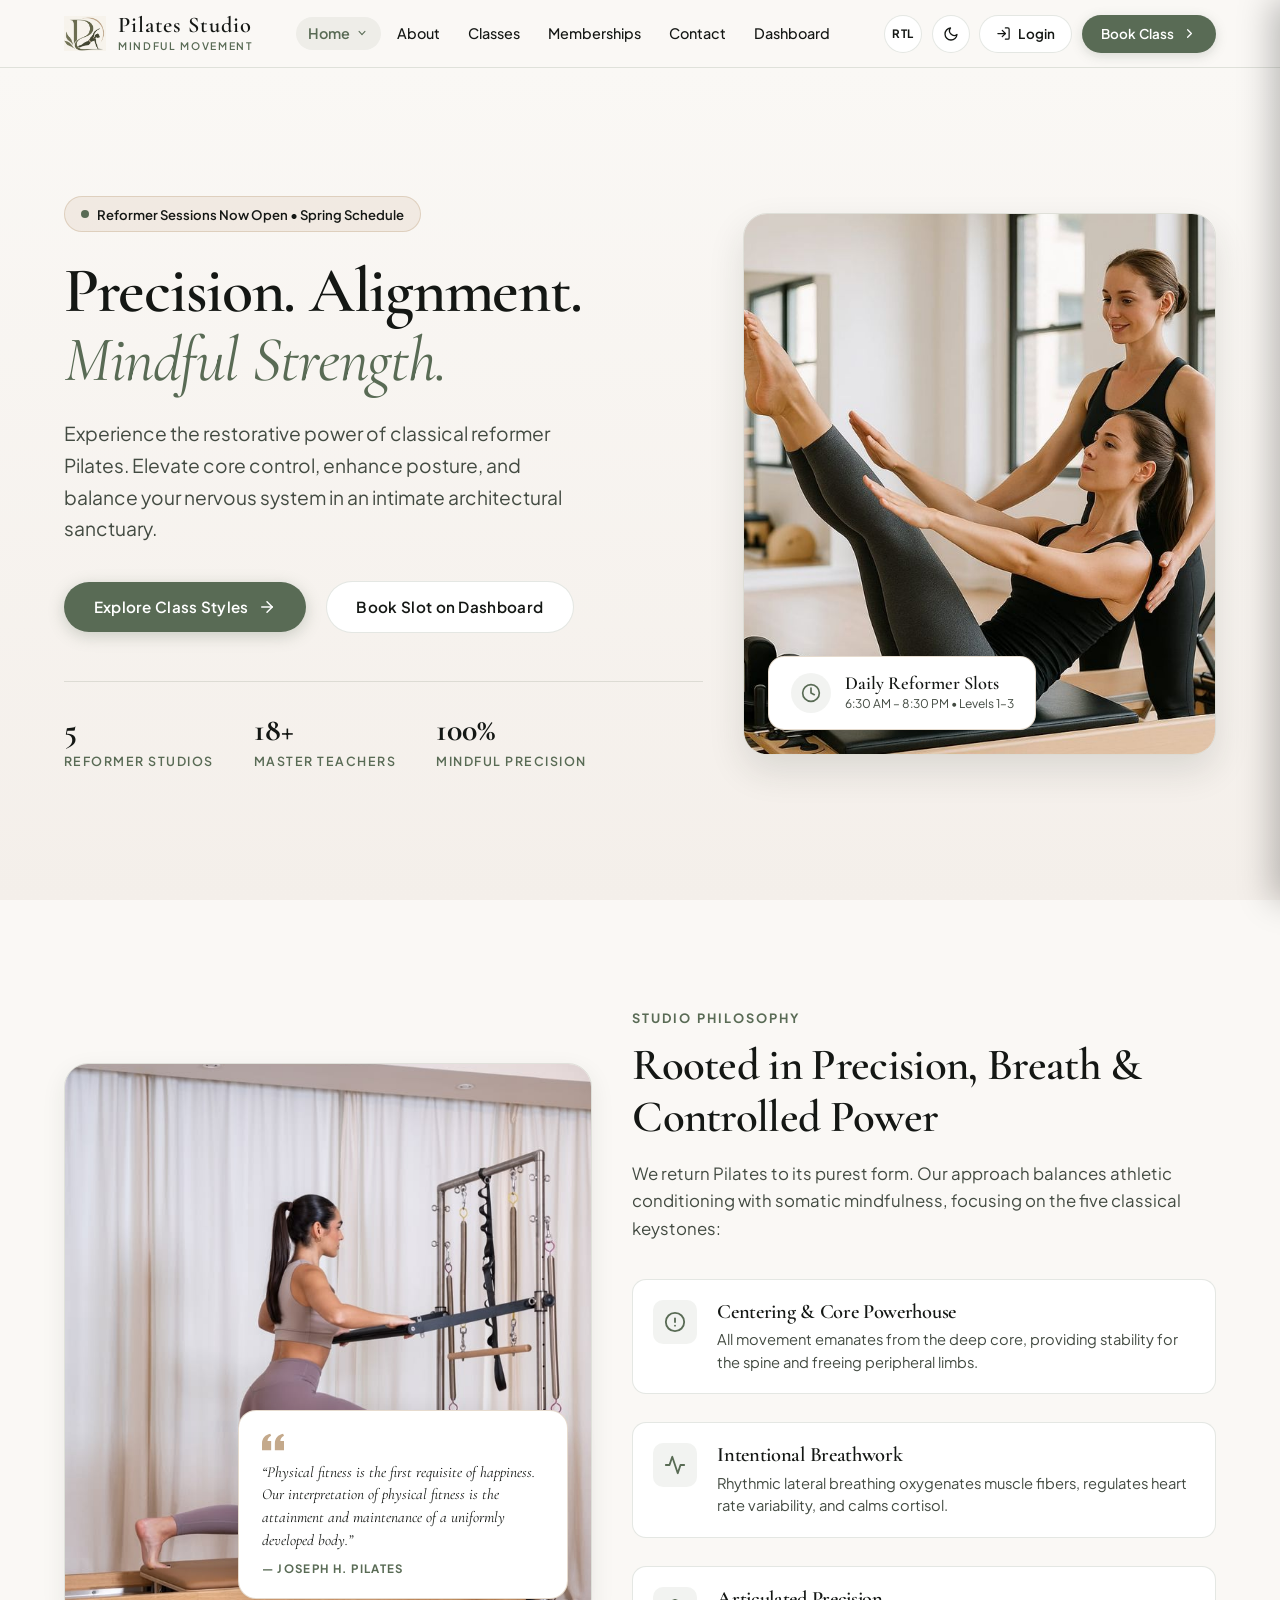
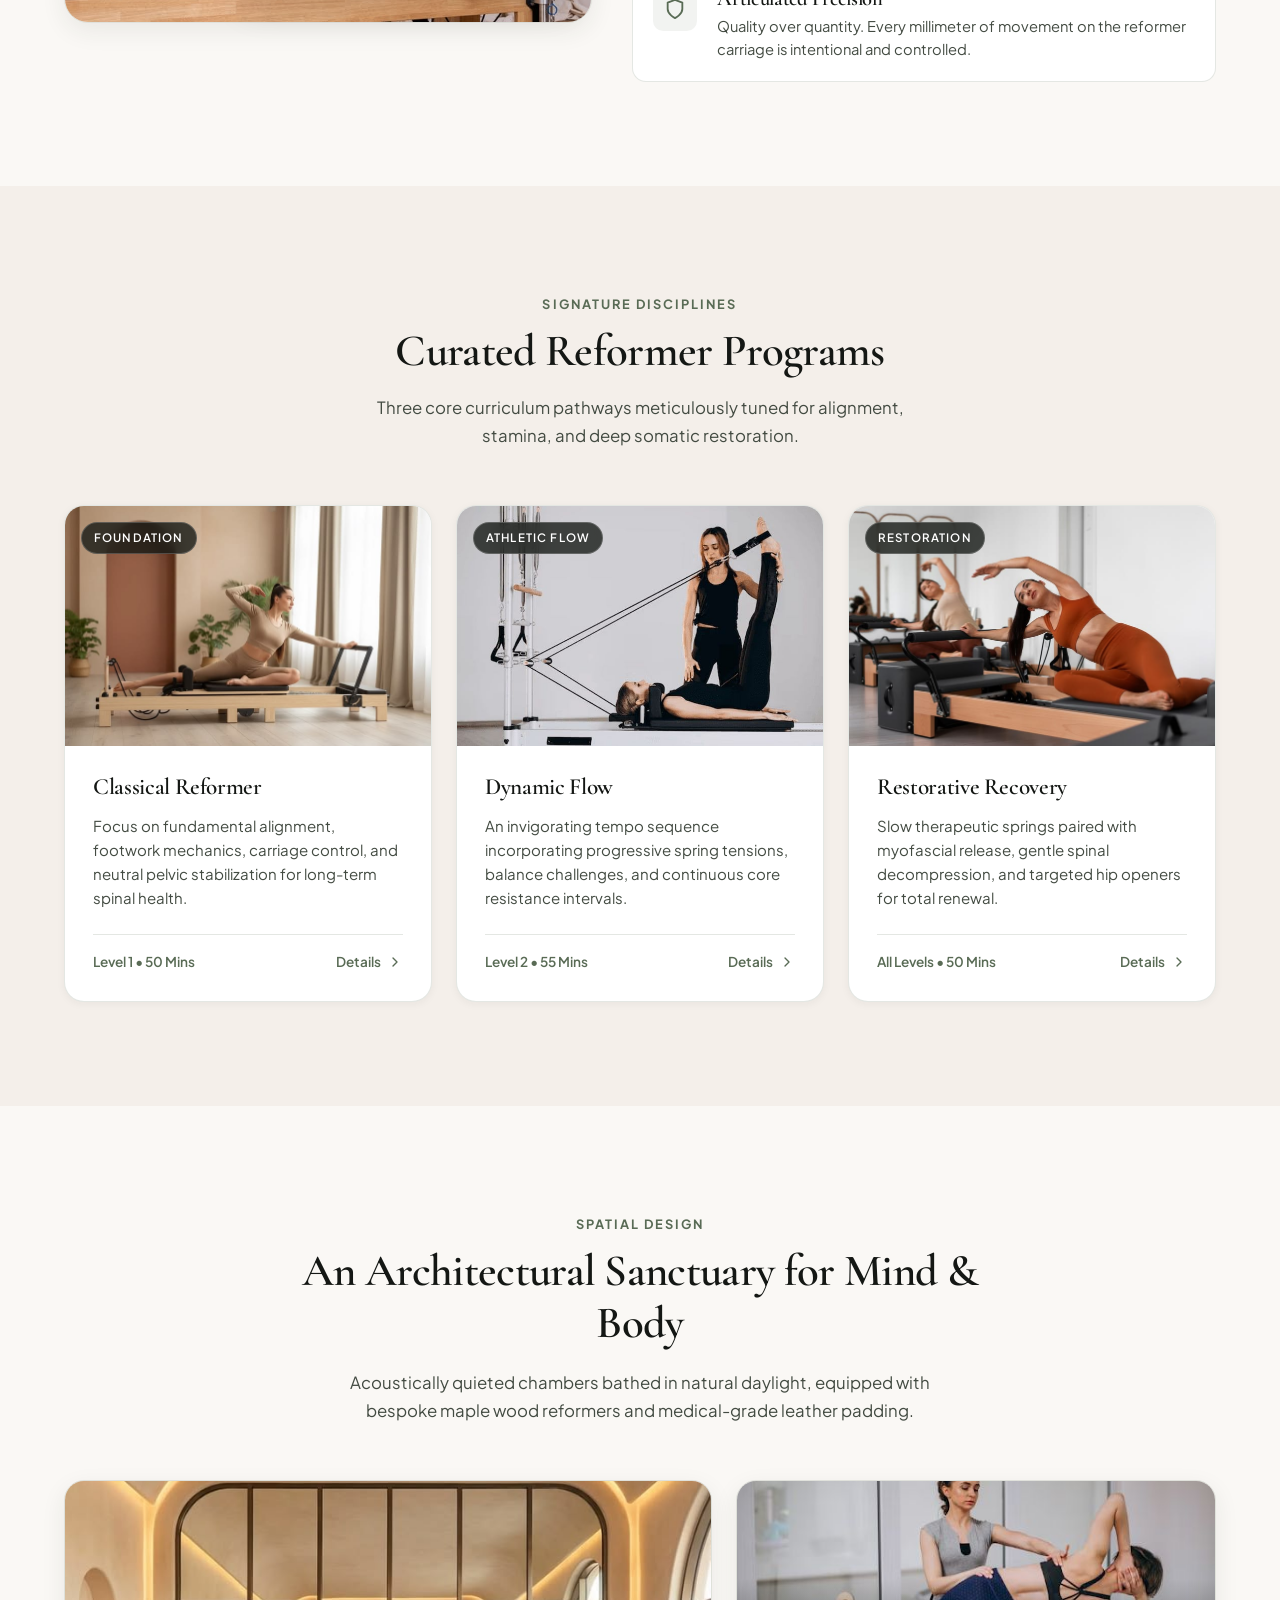
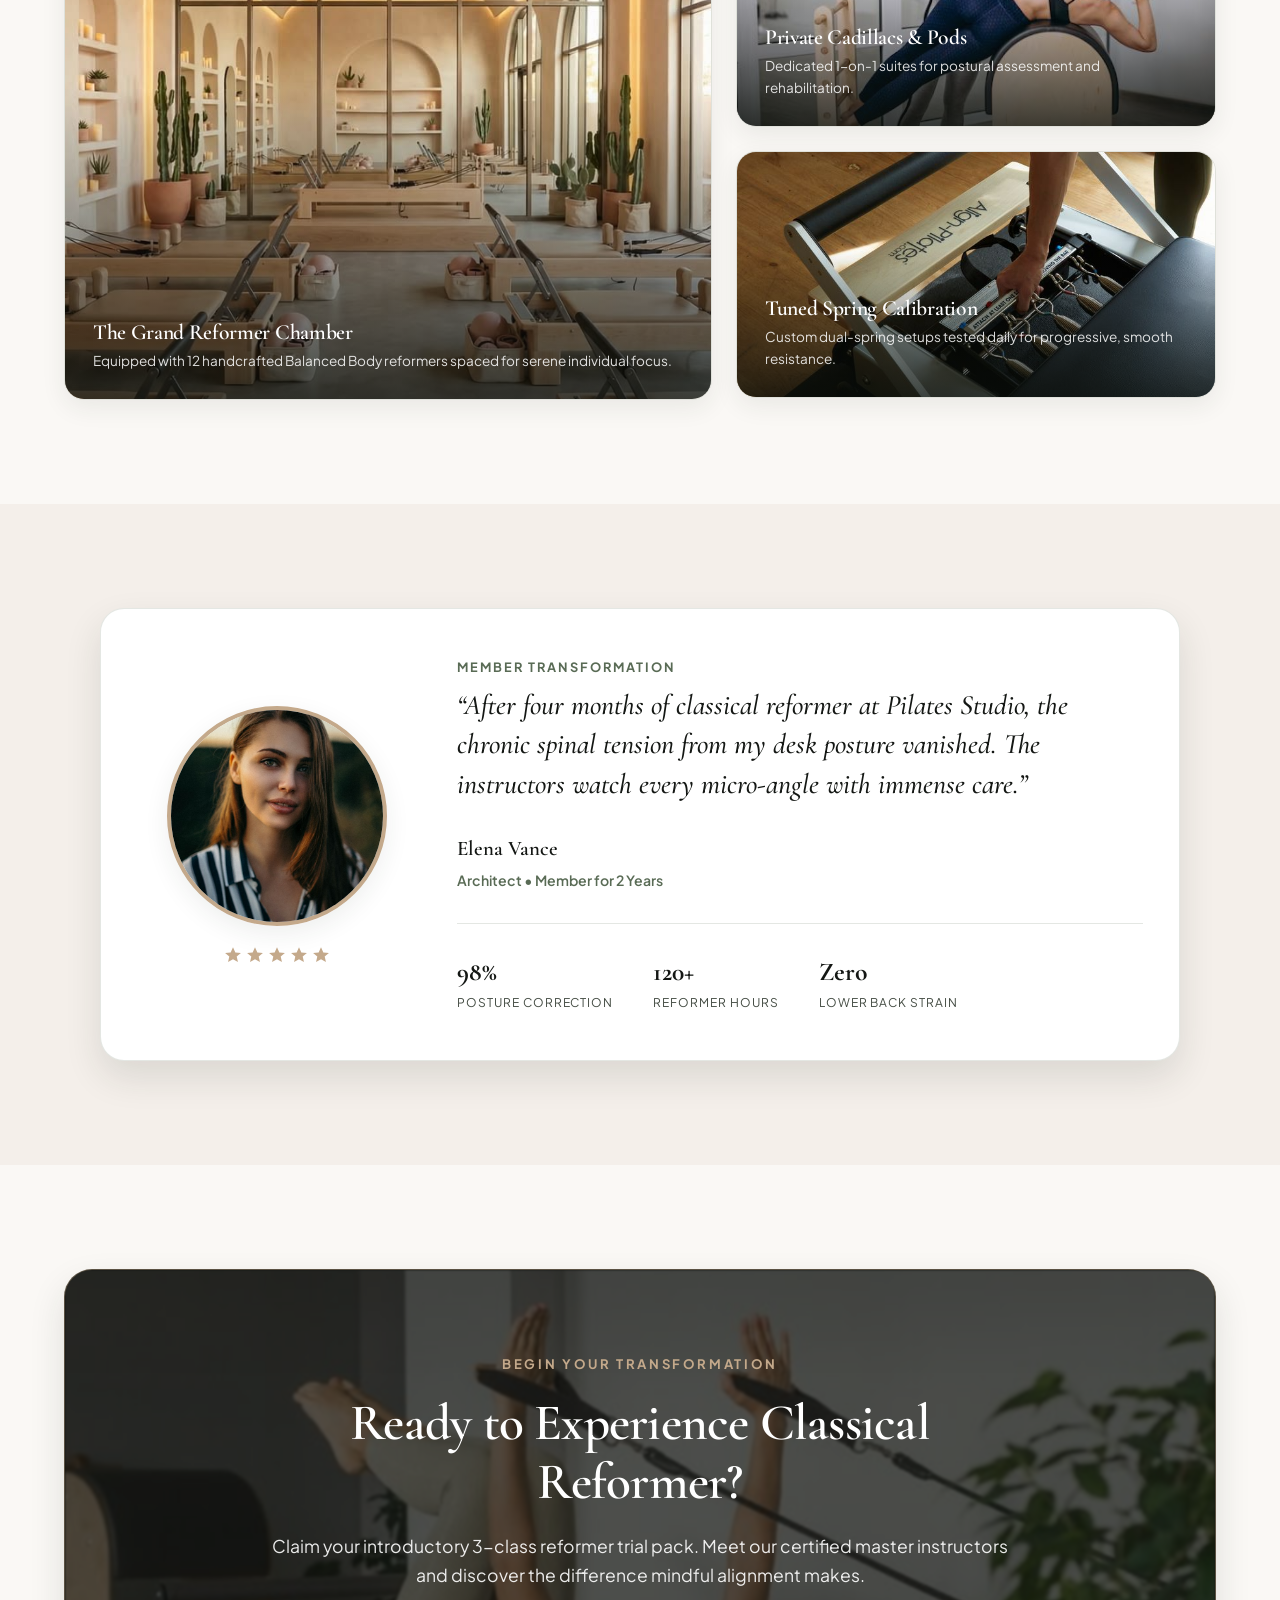
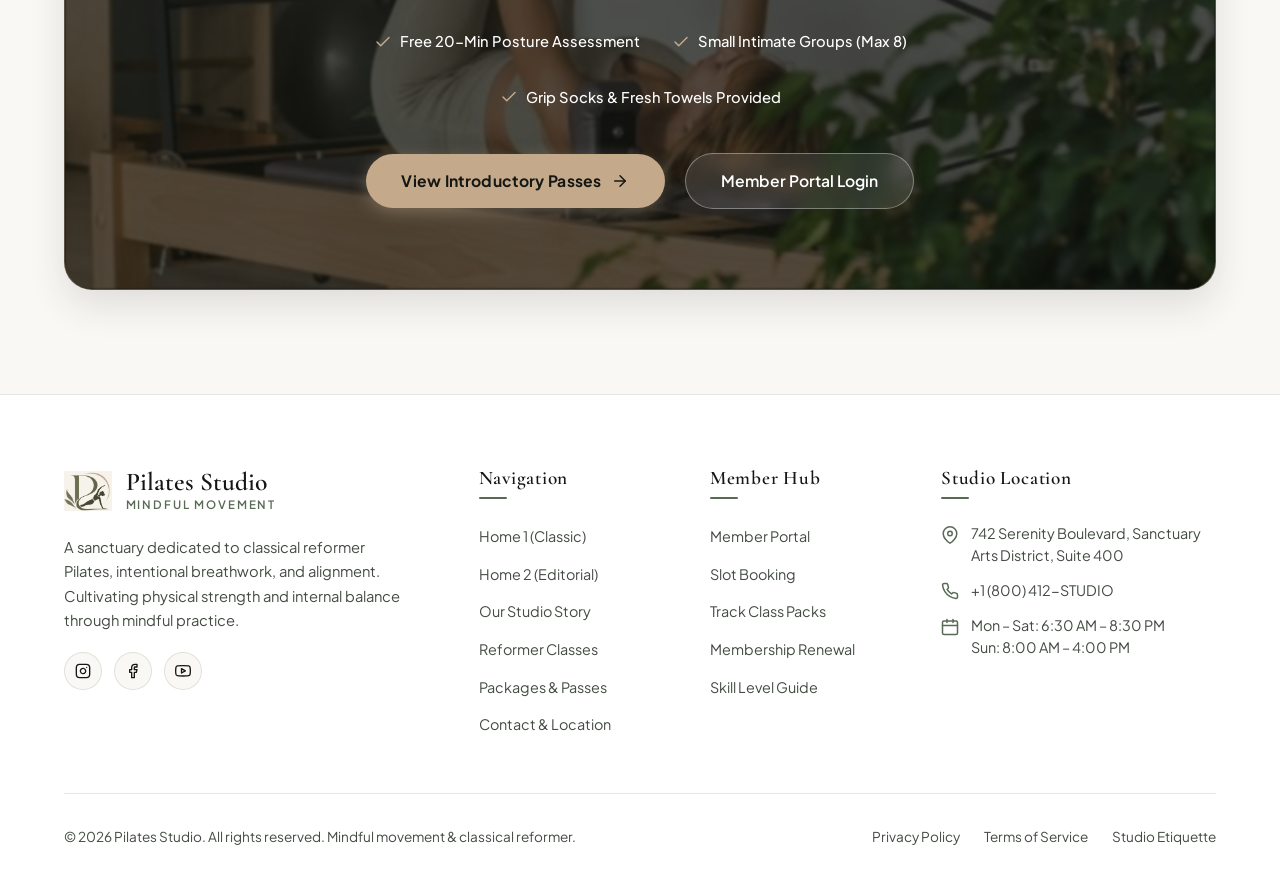
<file: index.html>
<!DOCTYPE html>
<html lang="en" dir="ltr">

<head>
  <meta charset="UTF-8">
  <meta name="viewport" content="width=device-width, initial-scale=1.0">
  <title>Pilates Studio — Mindful Movement & Classical Reformer</title>
  <meta name="description"
    content="Elevate physical precision, breath, and core alignment at Pilates Studio. Experience bespoke classical reformer classes, dynamic flows, and mindful restoration.">
  <link rel="icon" type="image/png" href="assets/images/icons/logo.png">

  <!-- External Stylesheets (Zero Inline CSS) -->
  <link rel="stylesheet" href="assets/css/style.css">
  <link rel="stylesheet" href="assets/css/responsive.css">
</head>

<body>

  <!-- =========================================================================
       1. Branded Preloader
       ========================================================================= -->
  <div id="page-preloader" aria-label="Loading Pilates Studio">
    <div class="loader-brand-wrapper">
      <div class="loader-logo-container">
        <div class="loader-ring"></div>
        <img src="assets/images/icons/logo.png" alt="Pilates Studio Logo" class="loader-logo-img">
      </div>
      <h2 class="loader-title">Pilates Studio</h2>
      <p class="loader-sub">Mindful Movement &bull; Classical Reformer</p>
    </div>
  </div>

  <!-- =========================================================================
       2. Fixed Slim Single-Line Header
       ========================================================================= -->
  <header class="site-header" id="site-header">
    <div class="header-container">
      <!-- Logo + Brand Title -->
      <a href="index.html" class="brand-link" aria-label="Pilates Studio Homepage">
        <img src="assets/images/icons/logo.png" alt="Pilates Studio Logo" class="brand-logo-img">
        <div class="brand-text-group">
          <span class="brand-name">Pilates Studio</span>
          <span class="brand-subtitle">Mindful Movement</span>
        </div>
      </a>

      <!-- Exactly 6 Desktop Primary Navigation Items (One Line) -->
      <nav class="desktop-nav" aria-label="Primary Desktop Navigation">
        <ul class="nav-list">
          <!-- 1. Home with Click-Only Dropdown -->
          <li class="nav-item has-dropdown">
            <button type="button" class="nav-link dropdown-toggle active" aria-expanded="false" aria-haspopup="true">
              <span>Home</span>
              <svg class="dropdown-toggle-icon" viewBox="0 0 20 20" fill="currentColor" aria-hidden="true">
                <path fill-rule="evenodd"
                  d="M5.23 7.21a.75.75 0 011.06.02L10 11.168l3.71-3.938a.75.75 0 111.08 1.04l-4.25 4.5a.75.75 0 01-1.08 0l-4.25-4.5a.75.75 0 01.02-1.06z"
                  clip-rule="evenodd" />
              </svg>
            </button>
            <ul class="dropdown-menu" aria-label="Home Variations">
              <li>
                <a href="index.html" class="dropdown-link active">
                  <span>Home 1</span>
                  <span class="dropdown-badge">Classic</span>
                </a>
              </li>
              <li>
                <a href="home-2.html" class="dropdown-link">
                  <span>Home 2</span>
                  <span class="dropdown-badge">Editorial</span>
                </a>
              </li>
            </ul>
          </li>

          <!-- 2. About -->
          <li class="nav-item">
            <a href="about.html" class="nav-link">About</a>
          </li>

          <!-- 3. Classes -->
          <li class="nav-item">
            <a href="classes.html" class="nav-link">Classes</a>
          </li>

          <!-- 4. Memberships -->
          <li class="nav-item">
            <a href="membership.html" class="nav-link">Memberships</a>
          </li>

          

          <!-- 5. Contact (Directly Visible) -->
          <li class="nav-item">
            <a href="contact.html" class="nav-link">Contact</a>
          </li>

          <!-- 6. Dashboard -->
          <li class="nav-item">
            <a href="dashboard.html" class="nav-link">Dashboard</a>
          </li>
        </ul>
      </nav>

      <!-- Header Action Controls: RTL, Dark Mode, Login Button & Mobile Menu Toggle -->
      <div class="header-actions">
        <!-- RTL/LTR Toggle -->
        <button type="button" class="action-icon-btn rtl-toggle-btn" aria-label="Switch text direction">
          <span class="rtl-label">RTL</span>
        </button>

        <!-- Dark Mode Toggle (#000000 Strict Base) -->
        <button type="button" class="action-icon-btn theme-toggle-btn" aria-label="Switch color theme">
          <svg class="theme-icon-sun" viewBox="0 0 24 24" fill="none" stroke="currentColor" stroke-width="2"
            stroke-linecap="round" stroke-linejoin="round" aria-hidden="true">
            <circle cx="12" cy="12" r="5"></circle>
            <line x1="12" y1="1" x2="12" y2="3"></line>
            <line x1="12" y1="21" x2="12" y2="23"></line>
            <line x1="4.22" y1="4.22" x2="5.64" y2="5.64"></line>
            <line x1="18.36" y1="18.36" x2="19.78" y2="19.78"></line>
            <line x1="1" y1="12" x2="3" y2="12"></line>
            <line x1="21" y1="12" x2="23" y2="12"></line>
            <line x1="4.22" y1="19.78" x2="5.64" y2="18.36"></line>
            <line x1="18.36" y1="5.64" x2="19.78" y2="4.22"></line>
          </svg>
          <svg class="theme-icon-moon" viewBox="0 0 24 24" fill="none" stroke="currentColor" stroke-width="2"
            stroke-linecap="round" stroke-linejoin="round" aria-hidden="true">
            <path d="M21 12.79A9 9 0 1 1 11.21 3 7 7 0 0 0 21 12.79z"></path>
          </svg>
        </button>

        <!-- Compact Member Login Button -->
        <a href="login.html" class="header-login-btn" aria-label="Member portal login">
          <svg viewBox="0 0 24 24" fill="none" stroke="currentColor" stroke-width="2" stroke-linecap="round"
            stroke-linejoin="round" aria-hidden="true">
            <path d="M15 3h4a2 2 0 0 1 2 2v14a2 2 0 0 1-2 2h-4"></path>
            <polyline points="10 17 15 12 10 7"></polyline>
            <line x1="15" y1="12" x2="3" y2="12"></line>
          </svg>
          <span>Login</span>
        </a>

        <!-- Primary Header CTA Button -->
        <a href="classes.html" class="header-cta-btn" aria-label="Book a reformer class">
          <span>Book Class</span>
          <svg viewBox="0 0 24 24" fill="none" stroke="currentColor" stroke-width="2" stroke-linecap="round"
            stroke-linejoin="round" aria-hidden="true">
            <polyline points="9 18 15 12 9 6"></polyline>
          </svg>
        </a>

        <!-- Mobile Menu Toggle Button -->
        <button type="button" class="mobile-toggle-btn" id="mobile-menu-toggle" aria-label="Open mobile menu"
          aria-expanded="false" aria-controls="mobile-drawer">
          <svg viewBox="0 0 24 24" fill="none" stroke="currentColor" stroke-width="2" stroke-linecap="round"
            stroke-linejoin="round" aria-hidden="true">
            <line x1="3" y1="12" x2="21" y2="12"></line>
            <line x1="3" y1="6" x2="21" y2="6"></line>
            <line x1="3" y1="18" x2="21" y2="18"></line>
          </svg>
        </button>
      </div>
    </div>
  </header>

  <!-- =========================================================================
       3. Mobile Navigation Drawer & Accordion
       ========================================================================= -->
  <div class="mobile-menu-backdrop" id="mobile-backdrop"></div>

  <aside class="mobile-drawer" id="mobile-drawer" aria-label="Mobile Navigation Menu">
    <!-- Drawer Brand Header -->
    <div class="drawer-header">
      <div class="drawer-brand">
        <img src="assets/images/icons/logo.png" alt="Pilates Studio Logo" class="drawer-brand-img">
        <div>
          <div class="drawer-brand-name">Pilates Studio</div>
          <div class="drawer-brand-sub">Mindful Movement</div>
        </div>
      </div>
      <button type="button" class="drawer-close-btn" id="mobile-drawer-close" aria-label="Close mobile menu">
        <svg viewBox="0 0 24 24" fill="none" stroke="currentColor" stroke-width="2" stroke-linecap="round"
          stroke-linejoin="round" style="width: 20px; height: 20px;" aria-hidden="true">
          <line x1="18" y1="6" x2="6" y2="18"></line>
          <line x1="6" y1="6" x2="18" y2="18"></line>
        </svg>
      </button>
    </div>

    <!-- Drawer Controls (Dark Mode & RTL) -->
    <div class="drawer-controls">
      <span class="drawer-control-label">Preferences</span>
      <div class="drawer-control-group">
        <button type="button" class="action-icon-btn rtl-toggle-btn" aria-label="Switch text direction">
          <span class="rtl-label">RTL</span>
        </button>
        <button type="button" class="action-icon-btn theme-toggle-btn" aria-label="Switch color theme">
          <svg class="theme-icon-sun" viewBox="0 0 24 24" fill="none" stroke="currentColor" stroke-width="2"
            stroke-linecap="round" stroke-linejoin="round" aria-hidden="true">
            <circle cx="12" cy="12" r="5"></circle>
            <line x1="12" y1="1" x2="12" y2="3"></line>
            <line x1="12" y1="21" x2="12" y2="23"></line>
            <line x1="4.22" y1="4.22" x2="5.64" y2="5.64"></line>
            <line x1="18.36" y1="18.36" x2="19.78" y2="19.78"></line>
            <line x1="1" y1="12" x2="3" y2="12"></line>
            <line x1="21" y1="12" x2="23" y2="12"></line>
            <line x1="4.22" y1="19.78" x2="5.64" y2="18.36"></line>
            <line x1="18.36" y1="5.64" x2="19.78" y2="4.22"></line>
          </svg>
          <svg class="theme-icon-moon" viewBox="0 0 24 24" fill="none" stroke="currentColor" stroke-width="2"
            stroke-linecap="round" stroke-linejoin="round" aria-hidden="true">
            <path d="M21 12.79A9 9 0 1 1 11.21 3 7 7 0 0 0 21 12.79z"></path>
          </svg>
        </button>
      </div>
    </div>

    <!-- Drawer Navigation List -->
    <ul class="mobile-nav-list">
      <!-- 1. Home with Mobile Accordion (Click only) -->
      <li class="mobile-nav-item">
        <button type="button" class="mobile-nav-link accordion-toggle active" aria-expanded="false">
          <span>Home</span>
          <svg class="accordion-icon" viewBox="0 0 20 20" fill="currentColor" aria-hidden="true">
            <path fill-rule="evenodd"
              d="M5.23 7.21a.75.75 0 011.06.02L10 11.168l3.71-3.938a.75.75 0 111.08 1.04l-4.25 4.5a.75.75 0 01-1.08 0l-4.25-4.5a.75.75 0 01.02-1.06z"
              clip-rule="evenodd" />
          </svg>
        </button>
        <ul class="mobile-submenu">
          <li>
            <a href="index.html" class="mobile-sub-link active">
              <span>Home 1 (Classic)</span>
            </a>
          </li>
          <li>
            <a href="home-2.html" class="mobile-sub-link">
              <span>Home 2 (Editorial)</span>
            </a>
          </li>
        </ul>
      </li>

      <!-- 2. About -->
      <li class="mobile-nav-item">
        <a href="about.html" class="mobile-nav-link">About</a>
      </li>

      <!-- 3. Classes -->
      <li class="mobile-nav-item">
        <a href="classes.html" class="mobile-nav-link">Classes</a>
      </li>

      <!-- 4. Memberships -->
      <li class="mobile-nav-item">
        <a href="membership.html" class="mobile-nav-link">Memberships</a>
      </li>

      

      <!-- 5. Contact -->
      <li class="mobile-nav-item">
        <a href="contact.html" class="mobile-nav-link">Contact</a>
      </li>


      <!-- 6. Dashboard -->
      <li class="mobile-nav-item">
        <a href="dashboard.html" class="mobile-nav-link">Dashboard</a>
      </li>

      <!-- 7. Member Portal Login -->
      <li class="mobile-nav-item">
        <a href="login.html" class="mobile-nav-link mobile-nav-login-link">
          <span class="mobile-nav-link-content">
            <svg viewBox="0 0 24 24" fill="none" stroke="currentColor" stroke-width="2" stroke-linecap="round"
              stroke-linejoin="round" aria-hidden="true" class="mobile-nav-icon">
              <path d="M15 3h4a2 2 0 0 1 2 2v14a2 2 0 0 1-2 2h-4"></path>
              <polyline points="10 17 15 12 10 7"></polyline>
              <line x1="15" y1="12" x2="3" y2="12"></line>
            </svg>
            <span>Member Login</span>
          </span>
          <span class="mobile-login-badge">Portal</span>
        </a>
      </li>
    </ul>

    <!-- Drawer Footer with CTA & Login Buttons -->
    <div class="drawer-footer">
      <a href="classes.html" class="mobile-cta-btn">
        <span>Book Reformer Class</span>
        <svg viewBox="0 0 24 24" fill="none" stroke="currentColor" stroke-width="2" stroke-linecap="round"
          stroke-linejoin="round" aria-hidden="true">
          <polyline points="9 18 15 12 9 6"></polyline>
        </svg>
      </a>
      <a href="login.html" class="mobile-login-btn">
        <svg viewBox="0 0 24 24" fill="none" stroke="currentColor" stroke-width="2" stroke-linecap="round"
          stroke-linejoin="round" aria-hidden="true">
          <path d="M15 3h4a2 2 0 0 1 2 2v14a2 2 0 0 1-2 2h-4"></path>
          <polyline points="10 17 15 12 10 7"></polyline>
          <line x1="15" y1="12" x2="3" y2="12"></line>
        </svg>
        <span>Member Portal Login</span>
      </a>
    </div>
  </aside>

  <!-- =========================================================================
       MAIN CONTENT: EXACTLY 6 CONTENT SECTIONS FOR HOME 1
       ========================================================================= -->
  <main class="main-content" id="main-content">

    <!-- -----------------------------------------------------------------------
         SECTION 01: HERO (Asymmetric Editorial Reformer Showcase)
         ----------------------------------------------------------------------- -->
    <section class="hero-section" id="hero">
      <div class="section-container">
        <div class="hero-grid">
          <!-- Text Content Column -->
          <div class="hero-content">
            <div class="hero-pill">
              <span class="hero-pill-indicator"></span>
              <span>Reformer Sessions Now Open &bull; Spring Schedule</span>
            </div>
            <h1 class="hero-headline">
              Precision. Alignment. <br>
              <span class="text-serif-italic">Mindful Strength.</span>
            </h1>
            <p class="hero-description">
              Experience the restorative power of classical reformer Pilates. Elevate core control, enhance posture, and
              balance your nervous system in an intimate architectural sanctuary.
            </p>
            <div class="hero-cta-group">
              <a href="classes.html" class="btn-primary">
                <span>Explore Class Styles</span>
                <svg viewBox="0 0 24 24" fill="none" stroke="currentColor" stroke-width="2" stroke-linecap="round"
                  stroke-linejoin="round" style="width: 18px; height: 18px;" aria-hidden="true">
                  <line x1="5" y1="12" x2="19" y2="12"></line>
                  <polyline points="12 5 19 12 12 19"></polyline>
                </svg>
              </a>
              <a href="dashboard.html" class="btn-secondary">
                <span>Book Slot on Dashboard</span>
              </a>
            </div>

            <!-- Stats Strip -->
            <div class="hero-stats-row">
              <div class="hero-stat-item">
                <span class="hero-stat-num">5</span>
                <span class="hero-stat-label">Reformer Studios</span>
              </div>
              <div class="hero-stat-item">
                <span class="hero-stat-num">18+</span>
                <span class="hero-stat-label">Master Teachers</span>
              </div>
              <div class="hero-stat-item">
                <span class="hero-stat-num">100%</span>
                <span class="hero-stat-label">Mindful Precision</span>
              </div>
            </div>
          </div>

          <!-- Hero Image Column -->
          <div class="hero-visual-col">
            <div class="hero-image-card">
              <img src="assets/images/hero/p1.jpg" alt="Woman performing mindful reformer Pilates exercise"
                class="hero-main-img">
              <div class="hero-floating-badge">
                <div class="badge-icon">
                  <svg viewBox="0 0 24 24" fill="none" stroke="currentColor" stroke-width="2" stroke-linecap="round"
                    stroke-linejoin="round" aria-hidden="true">
                    <circle cx="12" cy="12" r="10"></circle>
                    <polyline points="12 6 12 12 16 14"></polyline>
                  </svg>
                </div>
                <div>
                  <div class="badge-title">Daily Reformer Slots</div>
                  <div class="badge-sub">6:30 AM &ndash; 8:30 PM &bull; Levels 1&ndash;3</div>
                </div>
              </div>
            </div>
          </div>
        </div>
      </div>
    </section>

    <!-- -----------------------------------------------------------------------
         SECTION 02: PHILOSOPHY (Architectural Split & Core Principles)
         ----------------------------------------------------------------------- -->
    <section class="philosophy-section" id="philosophy">
      <div class="section-container">
        <div class="philosophy-grid">
          <!-- Media Column -->
          <div class="philosophy-media-wrapper">
            <img src="assets/images/about/p2.jpg" alt="Mindful movement pose on Pilates apparatus"
              class="philosophy-img">
            <div class="philosophy-quote-card">
              <svg class="quote-icon-svg" viewBox="0 0 24 24" fill="currentColor" aria-hidden="true">
                <path
                  d="M14.017 21v-7.391c0-5.704 3.731-9.57 8.983-10.609l.995 2.151c-2.432.917-3.995 3.638-3.995 5.849h4v10h-9.983zm-14.017 0v-7.391c0-5.704 3.748-9.57 9-10.609l.996 2.151c-2.433.917-3.996 3.638-3.996 5.849h3.983v10h-9.983z" />
              </svg>
              <p class="quote-text">
                &ldquo;Physical fitness is the first requisite of happiness. Our interpretation of physical fitness is
                the attainment and maintenance of a uniformly developed body.&rdquo;
              </p>
              <span class="quote-author">&mdash; Joseph H. Pilates</span>
            </div>
          </div>

          <!-- Content Column -->
          <div class="philosophy-content-col">
            <span class="section-tagline">Studio Philosophy</span>
            <h2 class="section-heading">Rooted in Precision, Breath & Controlled Power</h2>
            <p class="section-subtext">
              We return Pilates to its purest form. Our approach balances athletic conditioning with somatic
              mindfulness, focusing on the five classical keystones:
            </p>

            <div class="philosophy-features">
              <div class="philosophy-feature-item">
                <div class="feature-icon-box">
                  <svg viewBox="0 0 24 24" fill="none" stroke="currentColor" stroke-width="2" stroke-linecap="round"
                    stroke-linejoin="round" aria-hidden="true">
                    <circle cx="12" cy="12" r="10"></circle>
                    <line x1="12" y1="8" x2="12" y2="12"></line>
                    <line x1="12" y1="16" x2="12.01" y2="16"></line>
                  </svg>
                </div>
                <div>
                  <h3 class="feature-title">Centering & Core Powerhouse</h3>
                  <p class="feature-desc">All movement emanates from the deep core, providing stability for the spine
                    and freeing peripheral limbs.</p>
                </div>
              </div>

              <div class="philosophy-feature-item">
                <div class="feature-icon-box">
                  <svg viewBox="0 0 24 24" fill="none" stroke="currentColor" stroke-width="2" stroke-linecap="round"
                    stroke-linejoin="round" aria-hidden="true">
                    <polyline points="22 12 18 12 15 21 9 3 6 12 2 12"></polyline>
                  </svg>
                </div>
                <div>
                  <h3 class="feature-title">Intentional Breathwork</h3>
                  <p class="feature-desc">Rhythmic lateral breathing oxygenates muscle fibers, regulates heart rate
                    variability, and calms cortisol.</p>
                </div>
              </div>

              <div class="philosophy-feature-item">
                <div class="feature-icon-box">
                  <svg viewBox="0 0 24 24" fill="none" stroke="currentColor" stroke-width="2" stroke-linecap="round"
                    stroke-linejoin="round" aria-hidden="true">
                    <path d="M12 22s8-4 8-10V5l-8-3-8 3v7c0 6 8 10 8 10z"></path>
                  </svg>
                </div>
                <div>
                  <h3 class="feature-title">Articulated Precision</h3>
                  <p class="feature-desc">Quality over quantity. Every millimeter of movement on the reformer carriage
                    is intentional and controlled.</p>
                </div>
              </div>
            </div>
          </div>
        </div>
      </div>
    </section>

    <!-- -----------------------------------------------------------------------
         SECTION 03: DISCIPLINES (Balanced Equal-Height Reformer Cards)
         ----------------------------------------------------------------------- -->
    <section class="disciplines-section" id="disciplines">
      <div class="section-container">
        <div class="disciplines-header">
          <span class="section-tagline">Signature Disciplines</span>
          <h2 class="section-heading">Curated Reformer Programs</h2>
          <p class="section-subtext" style="margin: 0 auto;">
            Three core curriculum pathways meticulously tuned for alignment, stamina, and deep somatic restoration.
          </p>
        </div>

        <div class="disciplines-grid">
          <!-- Card 1: Classical Foundation -->
          <article class="discipline-card">
            <div class="card-media">
              <img src="assets/images/services/p3.jpg" alt="Classical Pilates reformer carriage practice"
                class="card-img">
              <span class="card-pill-tag">Foundation</span>
            </div>
            <div class="card-content">
              <h3 class="card-title">Classical Reformer</h3>
              <p class="card-description">
                Focus on fundamental alignment, footwork mechanics, carriage control, and neutral pelvic stabilization
                for long-term spinal health.
              </p>
              <div class="card-meta-row">
                <span class="card-level-badge">Level 1 &bull; 50 Mins</span>
                <a href="classes.html" class="card-link-action" aria-label="Learn about Classical Reformer">
                  <span>Details</span>
                  <svg viewBox="0 0 24 24" fill="none" stroke="currentColor" stroke-width="2" stroke-linecap="round"
                    stroke-linejoin="round" aria-hidden="true">
                    <polyline points="9 18 15 12 9 6"></polyline>
                  </svg>
                </a>
              </div>
            </div>
          </article>

          <!-- Card 2: Dynamic Athletic Flow -->
          <article class="discipline-card">
            <div class="card-media">
              <img src="assets/images/services/p4.jpg" alt="Athletic dynamic Pilates reformer workout" class="card-img">
              <span class="card-pill-tag">Athletic Flow</span>
            </div>
            <div class="card-content">
              <h3 class="card-title">Dynamic Flow</h3>
              <p class="card-description">
                An invigorating tempo sequence incorporating progressive spring tensions, balance challenges, and
                continuous core resistance intervals.
              </p>
              <div class="card-meta-row">
                <span class="card-level-badge">Level 2 &bull; 55 Mins</span>
                <a href="classes.html" class="card-link-action" aria-label="Learn about Dynamic Flow">
                  <span>Details</span>
                  <svg viewBox="0 0 24 24" fill="none" stroke="currentColor" stroke-width="2" stroke-linecap="round"
                    stroke-linejoin="round" aria-hidden="true">
                    <polyline points="9 18 15 12 9 6"></polyline>
                  </svg>
                </a>
              </div>
            </div>
          </article>

          <!-- Card 3: Restorative & Athletic Recovery -->
          <article class="discipline-card">
            <div class="card-media">
              <img src="assets/images/services/p5.jpg" alt="Restorative reformer stretching and alignment"
                class="card-img">
              <span class="card-pill-tag">Restoration</span>
            </div>
            <div class="card-content">
              <h3 class="card-title">Restorative Recovery</h3>
              <p class="card-description">
                Slow therapeutic springs paired with myofascial release, gentle spinal decompression, and targeted hip
                openers for total renewal.
              </p>
              <div class="card-meta-row">
                <span class="card-level-badge">All Levels &bull; 50 Mins</span>
                <a href="classes.html" class="card-link-action" aria-label="Learn about Restorative Recovery">
                  <span>Details</span>
                  <svg viewBox="0 0 24 24" fill="none" stroke="currentColor" stroke-width="2" stroke-linecap="round"
                    stroke-linejoin="round" aria-hidden="true">
                    <polyline points="9 18 15 12 9 6"></polyline>
                  </svg>
                </a>
              </div>
            </div>
          </article>
        </div>
      </div>
    </section>

    <!-- -----------------------------------------------------------------------
         SECTION 04: SANCTUARY GALLERY (Asymmetric Architectural Mosaic)
         ----------------------------------------------------------------------- -->
    <section class="sanctuary-section" id="sanctuary">
      <div class="section-container">
        <div class="sanctuary-header">
          <div class="sanctuary-title-col">
            <span class="section-tagline">Spatial Design</span>
            <h2 class="section-heading">An Architectural Sanctuary for Mind & Body</h2>
          </div>
          <p class="section-subtext sanctuary-subtext">
            Acoustically quieted chambers bathed in natural daylight, equipped with bespoke maple wood reformers and
            medical-grade leather padding.
          </p>
        </div>

        <div class="sanctuary-mosaic-grid">
          <!-- Large Feature Frame -->
          <div class="mosaic-item mosaic-item-large">
            <img src="assets/images/gallery/p6.jpg" alt="Spacious Pilates reformer apparatus line in sunlit studio"
              class="mosaic-img">
            <div class="mosaic-overlay">
              <h3 class="mosaic-title">The Grand Reformer Chamber</h3>
              <p class="mosaic-caption">Equipped with 12 handcrafted Balanced Body reformers spaced for serene
                individual focus.</p>
            </div>
          </div>

          <!-- Stacked Detail Frames -->
          <div class="mosaic-stacked-col">
            <div class="mosaic-item mosaic-item-small">
              <img src="assets/images/gallery/p7.jpg"
                alt="Instructor assisting member in private Pilates instruction pod" class="mosaic-img">
              <div class="mosaic-overlay">
                <h3 class="mosaic-title">Private Cadillacs & Pods</h3>
                <p class="mosaic-caption">Dedicated 1-on-1 suites for postural assessment and rehabilitation.</p>
              </div>
            </div>

            <div class="mosaic-item mosaic-item-small">
              <img src="assets/images/gallery/p8.jpg" alt="Precision spring tension and apparatus craftsmanship"
                class="mosaic-img">
              <div class="mosaic-overlay">
                <h3 class="mosaic-title">Tuned Spring Calibration</h3>
                <p class="mosaic-caption">Custom dual-spring setups tested daily for progressive, smooth resistance.</p>
              </div>
            </div>
          </div>
        </div>
      </div>
    </section>

    <!-- -----------------------------------------------------------------------
         SECTION 05: MEMBER SPOTLIGHT (Editorial Quote & Transformation)
         ----------------------------------------------------------------------- -->
    <section class="spotlight-section" id="spotlight">
      <div class="section-container">
        <div class="spotlight-card">
          <!-- Member Avatar Column -->
          <div class="spotlight-avatar-wrapper">
            <img src="assets/images/testimonials/member-spotlight.jpg" alt="Elena Vance, Studio Member"
              class="spotlight-avatar">
            <div class="spotlight-stars" aria-label="5 out of 5 stars rating">
              <svg viewBox="0 0 20 20" aria-hidden="true">
                <polygon
                  points="10 1.5 12.6 7.2 18.8 7.7 14.1 11.8 15.5 17.9 10 14.6 4.5 17.9 5.9 11.8 1.2 7.7 7.4 7.2 10 1.5" />
              </svg>
              <svg viewBox="0 0 20 20" aria-hidden="true">
                <polygon
                  points="10 1.5 12.6 7.2 18.8 7.7 14.1 11.8 15.5 17.9 10 14.6 4.5 17.9 5.9 11.8 1.2 7.7 7.4 7.2 10 1.5" />
              </svg>
              <svg viewBox="0 0 20 20" aria-hidden="true">
                <polygon
                  points="10 1.5 12.6 7.2 18.8 7.7 14.1 11.8 15.5 17.9 10 14.6 4.5 17.9 5.9 11.8 1.2 7.7 7.4 7.2 10 1.5" />
              </svg>
              <svg viewBox="0 0 20 20" aria-hidden="true">
                <polygon
                  points="10 1.5 12.6 7.2 18.8 7.7 14.1 11.8 15.5 17.9 10 14.6 4.5 17.9 5.9 11.8 1.2 7.7 7.4 7.2 10 1.5" />
              </svg>
              <svg viewBox="0 0 20 20" aria-hidden="true">
                <polygon
                  points="10 1.5 12.6 7.2 18.8 7.7 14.1 11.8 15.5 17.9 10 14.6 4.5 17.9 5.9 11.8 1.2 7.7 7.4 7.2 10 1.5" />
              </svg>
            </div>
          </div>

          <!-- Body Column -->
          <div class="spotlight-quote-body">
            <span class="section-tagline" style="margin-bottom: 0.5rem;">Member Transformation</span>
            <blockquote class="spotlight-quote-text">
              &ldquo;After four months of classical reformer at Pilates Studio, the chronic spinal tension from my desk
              posture vanished. The instructors watch every micro-angle with immense care.&rdquo;
            </blockquote>
            <div>
              <div class="spotlight-author-name">Elena Vance</div>
              <div class="spotlight-author-meta">Architect &bull; Member for 2 Years</div>
            </div>

            <div class="spotlight-metrics-row">
              <div class="metric-item">
                <span class="metric-num">98%</span>
                <span class="metric-desc">Posture Correction</span>
              </div>
              <div class="metric-item">
                <span class="metric-num">120+</span>
                <span class="metric-desc">Reformer Hours</span>
              </div>
              <div class="metric-item">
                <span class="metric-num">Zero</span>
                <span class="metric-desc">Lower Back Strain</span>
              </div>
            </div>
          </div>
        </div>
      </div>
    </section>

    <!-- -----------------------------------------------------------------------
         SECTION 06: FINAL STUDIO CALL-TO-ACTION (Reformer Induction)
         ----------------------------------------------------------------------- -->
    <section class="studio-cta-section" id="induction-cta">
      <div class="section-container">
        <div class="cta-banner-container">
          <img src="assets/images/backgrounds/p36.jpg" alt="Pilates studio ambiance" class="cta-bg-image">
          <div class="cta-content-wrapper">
            <span class="cta-tag">Begin Your Transformation</span>
            <h2 class="cta-heading">Ready to Experience Classical Reformer?</h2>
            <p class="cta-desc">
              Claim your introductory 3-class reformer trial pack. Meet our certified master instructors and discover
              the difference mindful alignment makes.
            </p>

            <div class="cta-perks-row">
              <div class="cta-perk-item">
                <svg viewBox="0 0 24 24" fill="none" stroke="currentColor" stroke-width="2" stroke-linecap="round"
                  stroke-linejoin="round" aria-hidden="true">
                  <polyline points="20 6 9 17 4 12"></polyline>
                </svg>
                <span>Free 20-Min Posture Assessment</span>
              </div>
              <div class="cta-perk-item">
                <svg viewBox="0 0 24 24" fill="none" stroke="currentColor" stroke-width="2" stroke-linecap="round"
                  stroke-linejoin="round" aria-hidden="true">
                  <polyline points="20 6 9 17 4 12"></polyline>
                </svg>
                <span>Small Intimate Groups (Max 8)</span>
              </div>
              <div class="cta-perk-item">
                <svg viewBox="0 0 24 24" fill="none" stroke="currentColor" stroke-width="2" stroke-linecap="round"
                  stroke-linejoin="round" aria-hidden="true">
                  <polyline points="20 6 9 17 4 12"></polyline>
                </svg>
                <span>Grip Socks & Fresh Towels Provided</span>
              </div>
            </div>

            <div class="cta-buttons-group">
              <a href="membership.html" class="cta-btn-white">
                <span>View Introductory Passes</span>
                <svg viewBox="0 0 24 24" fill="none" stroke="currentColor" stroke-width="2" stroke-linecap="round"
                  stroke-linejoin="round" style="width: 18px; height: 18px;" aria-hidden="true">
                  <line x1="5" y1="12" x2="19" y2="12"></line>
                  <polyline points="12 5 19 12 12 19"></polyline>
                </svg>
              </a>
              <a href="login.html" class="cta-btn-outline">
                <span>Member Portal Login</span>
              </a>
            </div>
          </div>
        </div>
      </div>
    </section>

  </main>

  <!-- =========================================================================
       5. Shared Footer
       ========================================================================= -->
  <footer class="site-footer" id="site-footer">
    <div class="footer-container">
      <div class="footer-grid">
        <!-- Brand Summary Column -->
        <div class="footer-brand-col">
          <a href="index.html" class="footer-brand-header" aria-label="Pilates Studio Home">
            <img src="assets/images/icons/logo.png" alt="Pilates Studio Logo" class="footer-brand-logo">
            <div>
              <div class="footer-brand-title">Pilates Studio</div>
              <div class="footer-brand-sub">Mindful Movement</div>
            </div>
          </a>
          <p class="footer-desc">
            A sanctuary dedicated to classical reformer Pilates, intentional breathwork, and alignment. Cultivating
            physical strength and internal balance through mindful practice.
          </p>
          <div class="footer-socials" aria-label="Social Media Links">
            <a href="#" class="footer-social-link" aria-label="Instagram">
              <svg viewBox="0 0 24 24" fill="none" stroke="currentColor" stroke-width="2" stroke-linecap="round"
                stroke-linejoin="round" aria-hidden="true">
                <rect x="2" y="2" width="20" height="20" rx="5" ry="5"></rect>
                <path d="M16 11.37A4 4 0 1 1 12.63 8 4 4 0 0 1 16 11.37z"></path>
                <line x1="17.5" y1="6.5" x2="17.51" y2="6.5"></line>
              </svg>
            </a>
            <a href="#" class="footer-social-link" aria-label="Facebook">
              <svg viewBox="0 0 24 24" fill="none" stroke="currentColor" stroke-width="2" stroke-linecap="round"
                stroke-linejoin="round" aria-hidden="true">
                <path d="M18 2h-3a5 5 0 0 0-5 5v3H7v4h3v8h4v-8h3l1-4h-4V7a1 1 0 0 1 1-1h3z"></path>
              </svg>
            </a>
            <a href="#" class="footer-social-link" aria-label="YouTube">
              <svg viewBox="0 0 24 24" fill="none" stroke="currentColor" stroke-width="2" stroke-linecap="round"
                stroke-linejoin="round" aria-hidden="true">
                <path
                  d="M22.54 6.42a2.78 2.78 0 0 0-1.94-2C18.88 4 12 4 12 4s-6.88 0-8.6.46a2.78 2.78 0 0 0-1.94 2A29 29 0 0 0 1 11.75a29 29 0 0 0 .46 5.33A2.78 2.78 0 0 0 3.4 19c1.72.46 8.6.46 8.6.46s6.88 0 8.6-.46a2.78 2.78 0 0 0 1.94-2 29 29 0 0 0 .46-5.25 29 29 0 0 0-.46-5.33z">
                </path>
                <polygon points="9.75 15.02 15.5 11.75 9.75 8.48 9.75 15.02"></polygon>
              </svg>
            </a>
          </div>
        </div>

        <!-- Quick Links -->
        <div>
          <h3 class="footer-col-title">Navigation</h3>
          <ul class="footer-nav-list">
            <li><a href="index.html" class="footer-nav-link">Home 1 (Classic)</a></li>
            <li><a href="home-2.html" class="footer-nav-link">Home 2 (Editorial)</a></li>
            <li><a href="about.html" class="footer-nav-link">Our Studio Story</a></li>
            <li><a href="classes.html" class="footer-nav-link">Reformer Classes</a></li>
            <li><a href="membership.html" class="footer-nav-link">Packages & Passes</a></li>
            <li><a href="contact.html" class="footer-nav-link">Contact & Location</a></li>
          </ul>
        </div>

        <!-- Member Hub -->
        <div>
          <h3 class="footer-col-title">Member Hub</h3>
          <ul class="footer-nav-list">
            <li><a href="login.html" class="footer-nav-link">Member Portal</a></li>
            <li><a href="dashboard.html" class="footer-nav-link">Slot Booking</a></li>
            <li><a href="dashboard.html#packs" class="footer-nav-link">Track Class Packs</a></li>
            <li><a href="dashboard.html#renew" class="footer-nav-link">Membership Renewal</a></li>
            <li><a href="classes.html#levels" class="footer-nav-link">Skill Level Guide</a></li>
          </ul>
        </div>

        <!-- Studio Location & Schedule -->
        <div>
          <h3 class="footer-col-title">Studio Location</h3>
          <div class="footer-contact-info">
            <div class="footer-contact-item">
              <svg viewBox="0 0 24 24" fill="none" stroke="currentColor" stroke-width="2" stroke-linecap="round"
                stroke-linejoin="round" aria-hidden="true">
                <path d="M21 10c0 7-9 13-9 13s-9-6-9-13a9 9 0 0 1 18 0z"></path>
                <circle cx="12" cy="10" r="3"></circle>
              </svg>
              <span>742 Serenity Boulevard, Sanctuary Arts District, Suite 400</span>
            </div>
            <div class="footer-contact-item">
              <svg viewBox="0 0 24 24" fill="none" stroke="currentColor" stroke-width="2" stroke-linecap="round"
                stroke-linejoin="round" aria-hidden="true">
                <path
                  d="M22 16.92v3a2 2 0 0 1-2.18 2 19.79 19.79 0 0 1-8.63-3.07 19.5 19.5 0 0 1-6-6 19.79 19.79 0 0 1-3.07-8.67A2 2 0 0 1 4.11 2h3a2 2 0 0 1 2 1.72 12.84 12.84 0 0 0 .7 2.81 2 2 0 0 1-.45 2.11L8.09 9.91a16 16 0 0 0 6 6l1.27-1.27a2 2 0 0 1 2.11-.45 12.84 12.84 0 0 0 2.81.7A2 2 0 0 1 22 16.92z">
                </path>
              </svg>
              <span>+1 (800) 412-STUDIO</span>
            </div>
            <div class="footer-contact-item">
              <svg viewBox="0 0 24 24" fill="none" stroke="currentColor" stroke-width="2" stroke-linecap="round"
                stroke-linejoin="round" aria-hidden="true">
                <rect x="2" y="4" width="20" height="18" rx="2" ry="2"></rect>
                <line x1="16" y1="2" x2="16" y2="6"></line>
                <line x1="8" y1="2" x2="8" y2="6"></line>
                <line x1="2" y1="10" x2="22" y2="10"></line>
              </svg>
              <span>Mon – Sat: 6:30 AM – 8:30 PM<br>Sun: 8:00 AM – 4:00 PM</span>
            </div>
          </div>
        </div>
      </div>

      <!-- Footer Bottom -->
      <div class="footer-bottom">
        <div>
          &copy; 2026 Pilates Studio. All rights reserved. Mindful movement & classical reformer.
        </div>
        <div class="footer-bottom-links">
          <a href="#" class="footer-bottom-link">Privacy Policy</a>
          <a href="#" class="footer-bottom-link">Terms of Service</a>
          <a href="#" class="footer-bottom-link">Studio Etiquette</a>
        </div>
      </div>
    </div>
  </footer>

  <!-- =========================================================================
       6. Scroll To Top Floating Button
       ========================================================================= -->
  <button type="button" id="scroll-to-top" aria-label="Scroll back to top">
    <svg viewBox="0 0 24 24" fill="none" stroke="currentColor" stroke-width="2.5" stroke-linecap="round"
      stroke-linejoin="round" aria-hidden="true">
      <polyline points="18 15 12 9 6 15"></polyline>
    </svg>
  </button>

  <!-- External JavaScript (Zero Inline JS) -->
  <script src="assets/js/main.js"></script>
</body>

</html>
</file>
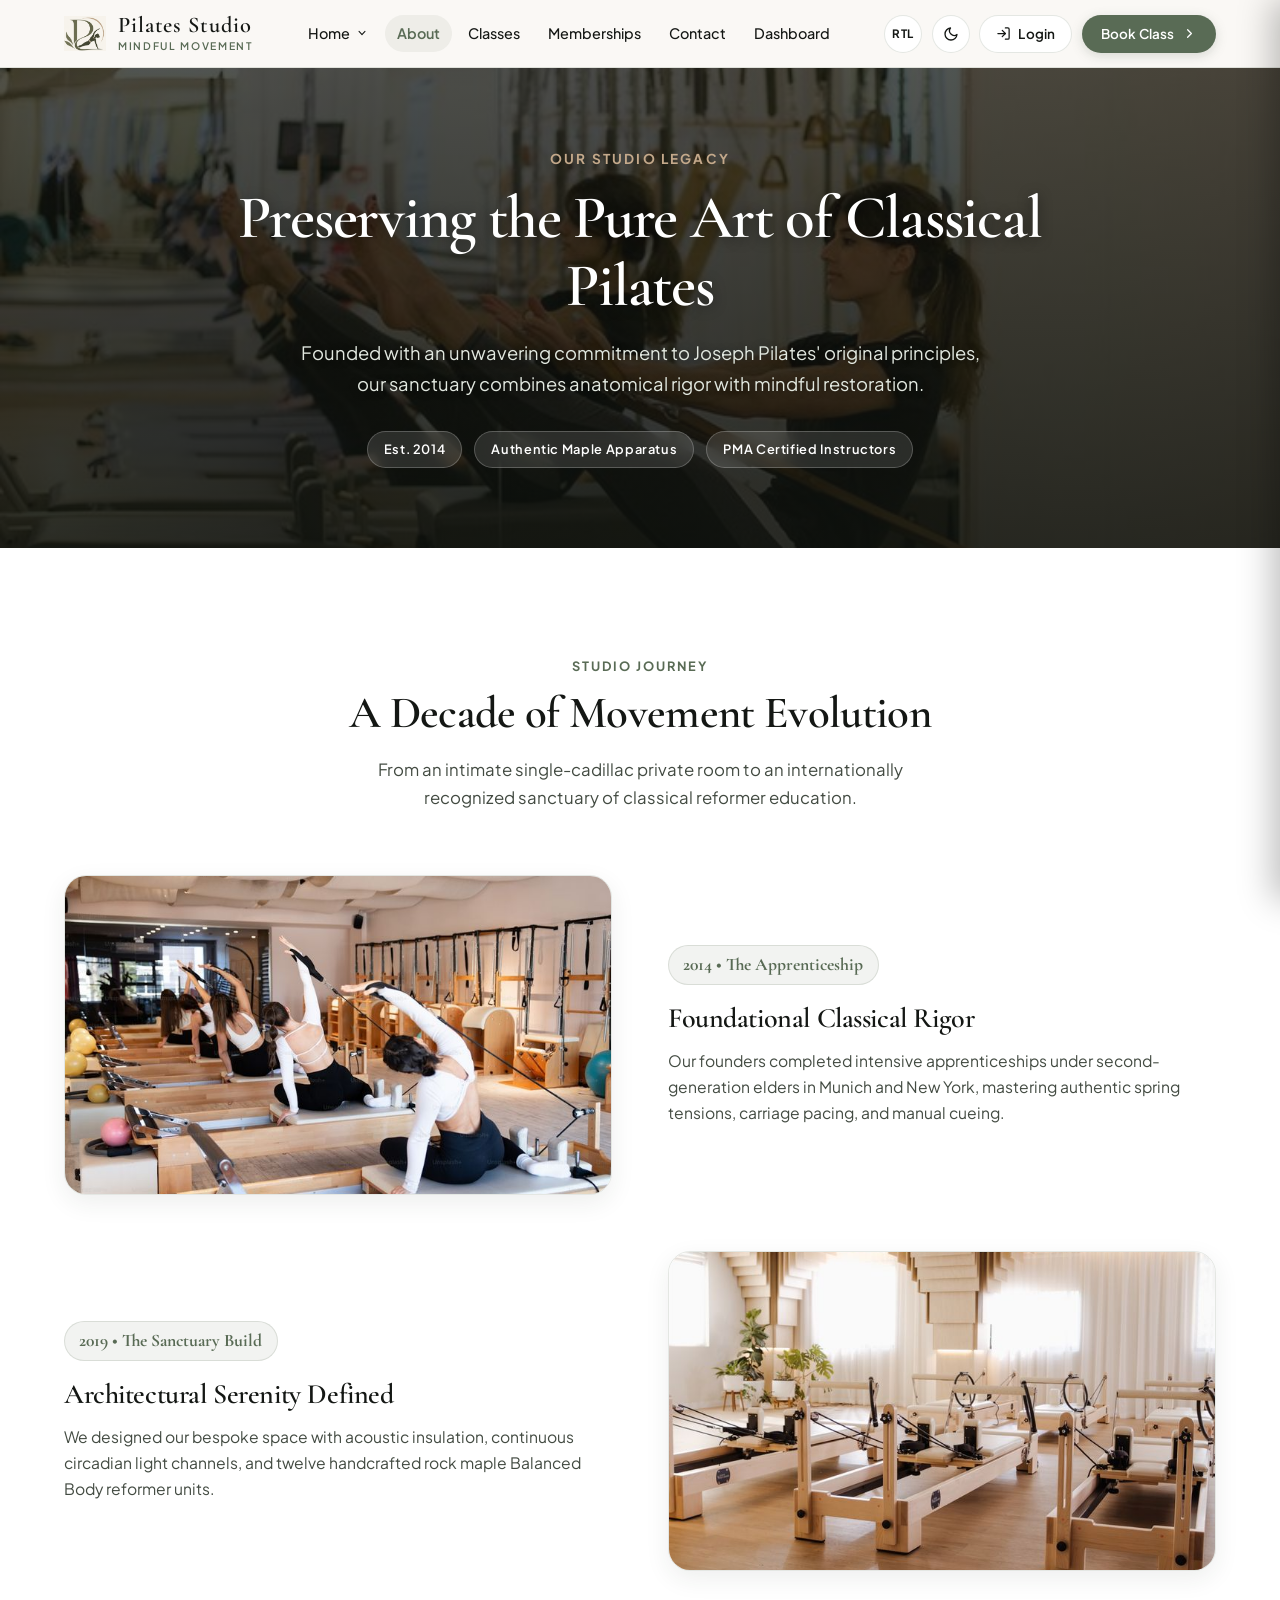
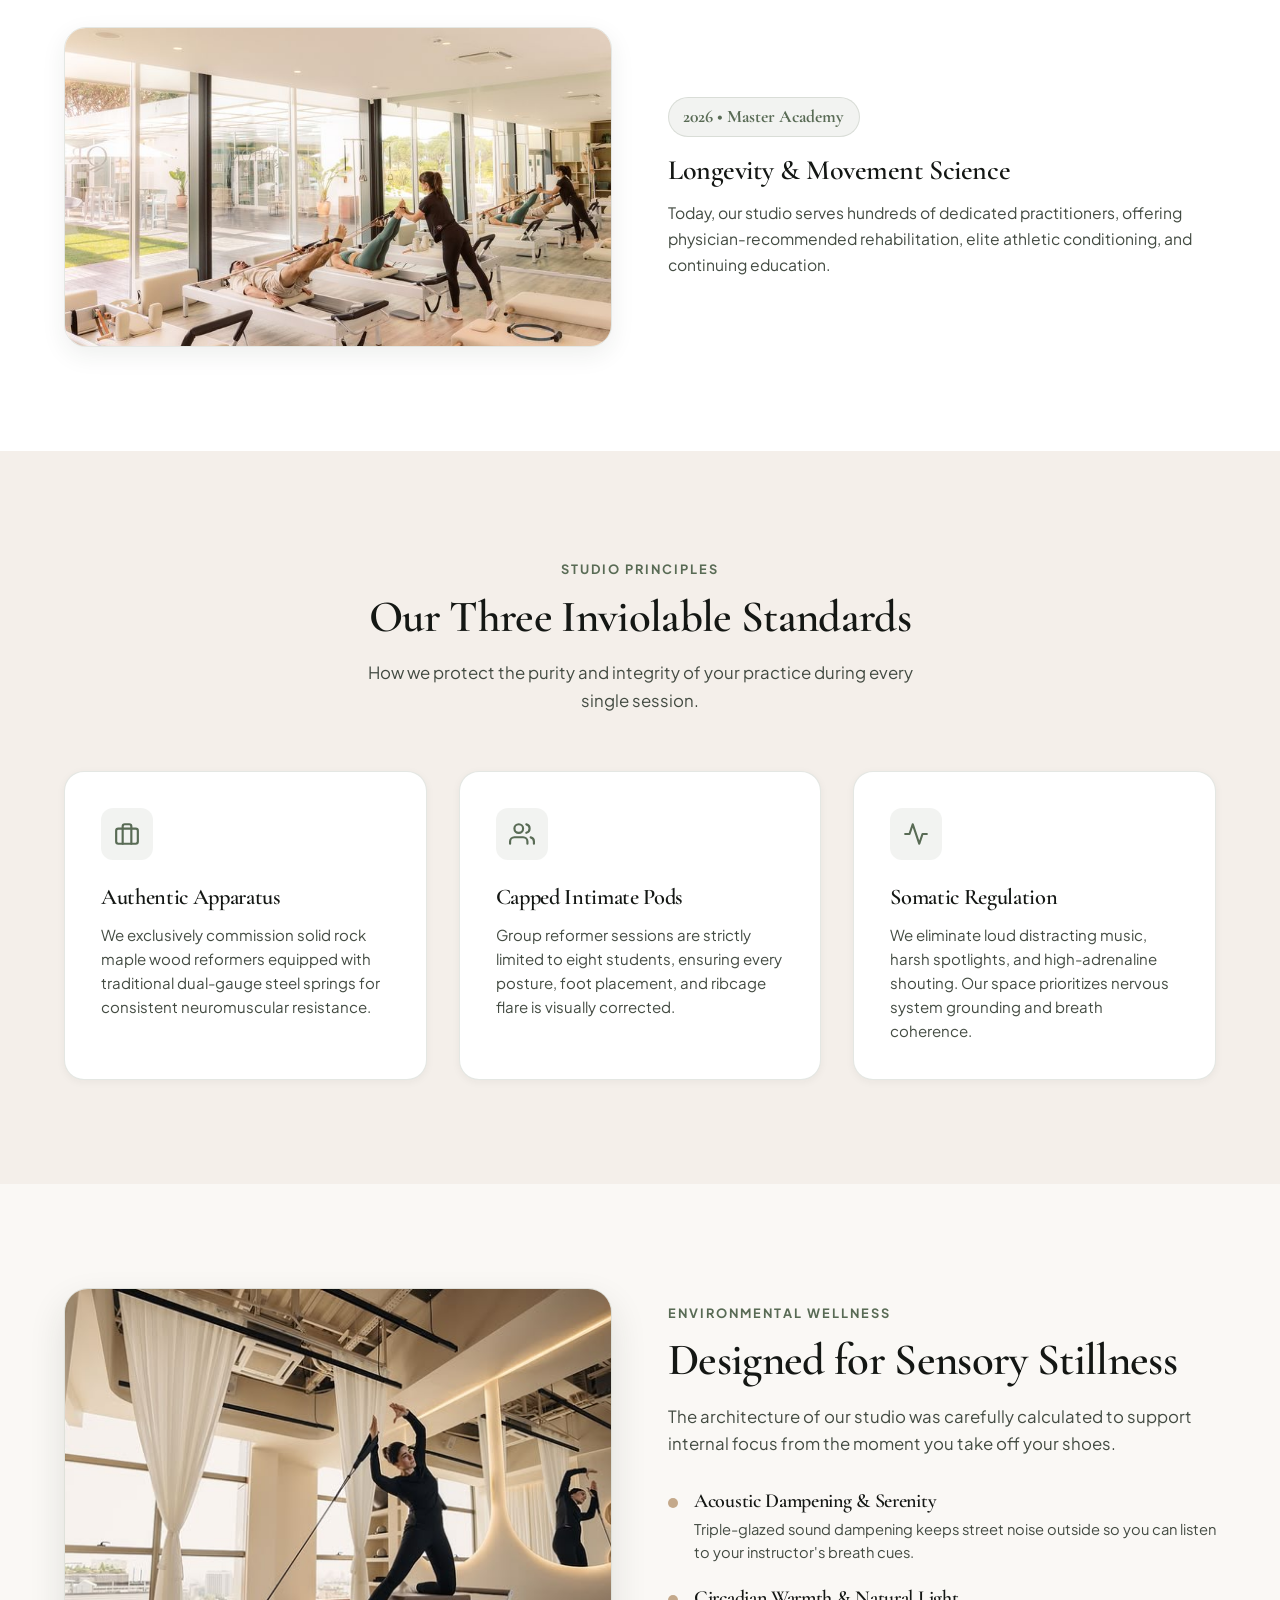
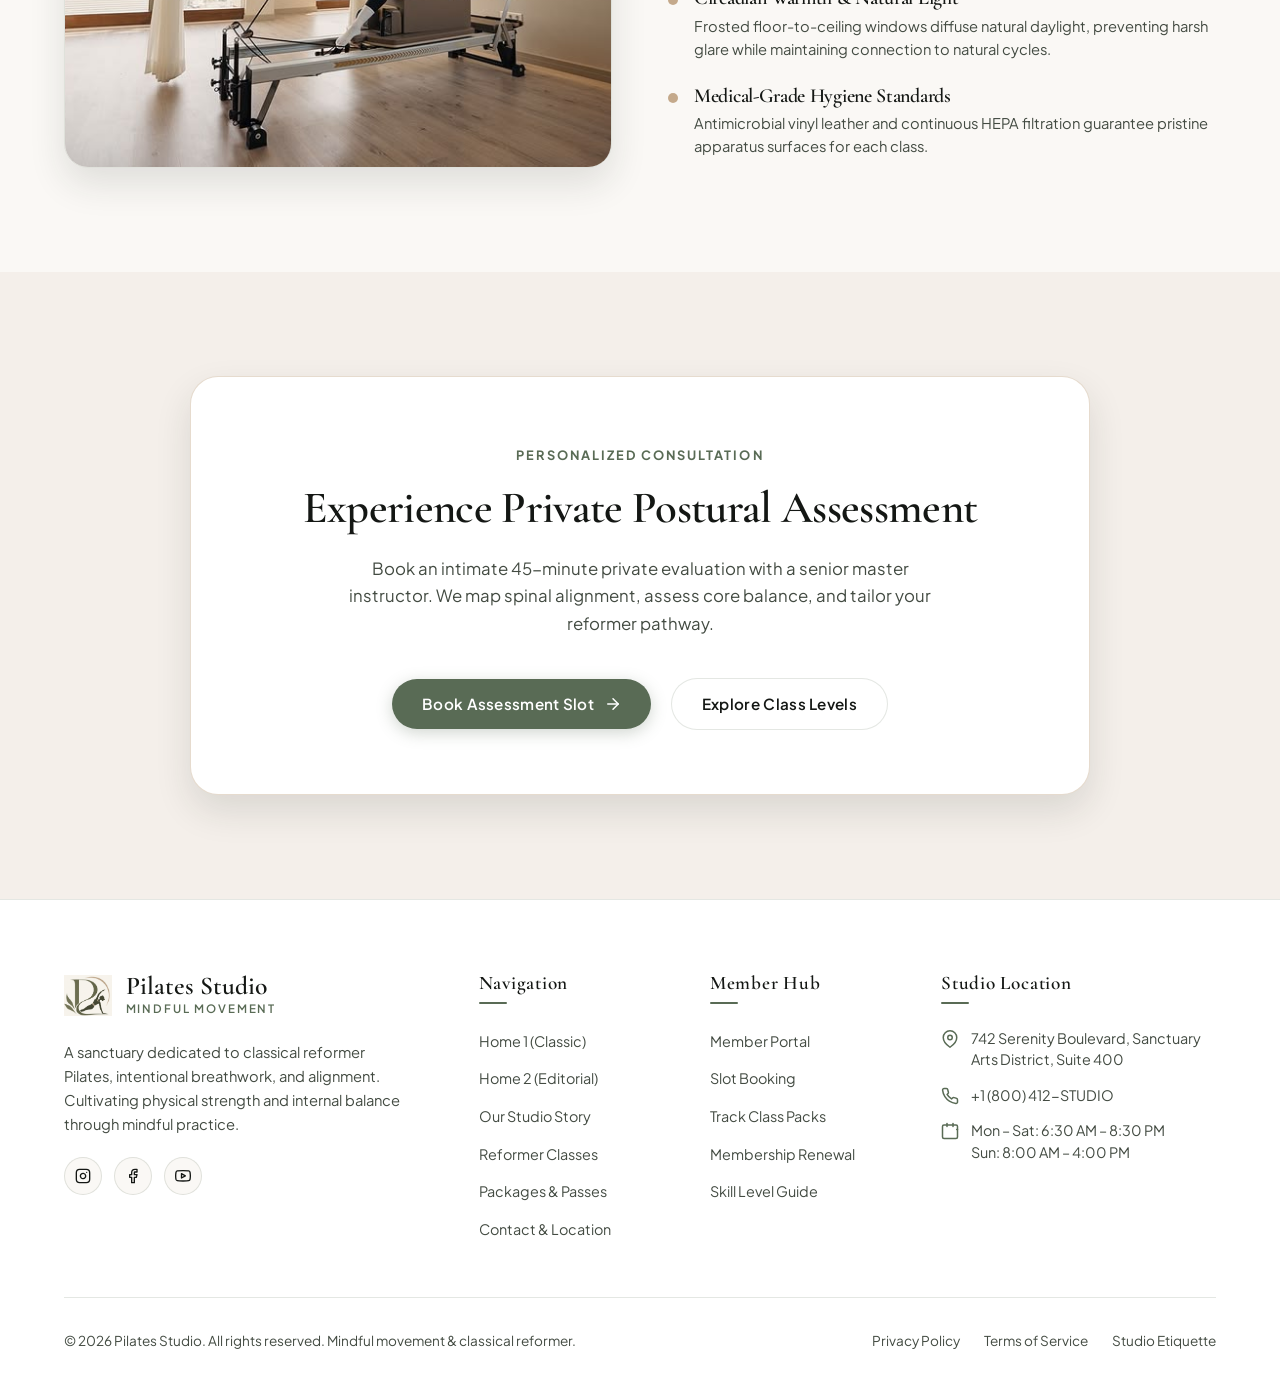
<file: about.html>
<!DOCTYPE html>
<html lang="en" dir="ltr">

<head>
  <meta charset="UTF-8">
  <meta name="viewport" content="width=device-width, initial-scale=1.0">
  <title>About Our Studio — Pilates Studio Story & Classical Lineage</title>
  <meta name="description"
    content="Discover the philosophy, master educators, and architectural sanctuary behind Pilates Studio. Dedicated to authentic reformer Pilates and postural longevity.">
  <link rel="icon" type="image/png" href="assets/images/icons/logo.png">

  <!-- External Stylesheets (Zero Inline CSS) -->
  <link rel="stylesheet" href="assets/css/style.css">
  <link rel="stylesheet" href="assets/css/responsive.css">
</head>

<body>

  <!-- =========================================================================
       1. Branded Preloader
       ========================================================================= -->
  <div id="page-preloader" aria-label="Loading Pilates Studio">
    <div class="loader-brand-wrapper">
      <div class="loader-logo-container">
        <div class="loader-ring"></div>
        <img src="assets/images/icons/logo.png" alt="Pilates Studio Logo" class="loader-logo-img">
      </div>
      <h2 class="loader-title">Pilates Studio</h2>
      <p class="loader-sub">Our Story &bull; Authentic Lineage</p>
    </div>
  </div>

  <!-- =========================================================================
       2. Fixed Slim Single-Line Header (Unified 1200px Container)
       ========================================================================= -->
  <header class="site-header" id="site-header">
    <div class="header-container">
      <!-- Logo + Brand Title -->
      <a href="index.html" class="brand-link" aria-label="Pilates Studio Homepage">
        <img src="assets/images/icons/logo.png" alt="Pilates Studio Logo" class="brand-logo-img">
        <div class="brand-text-group">
          <span class="brand-name">Pilates Studio</span>
          <span class="brand-subtitle">Mindful Movement</span>
        </div>
      </a>

      <!-- Exactly 6 Desktop Primary Navigation Items (One Line) -->
      <nav class="desktop-nav" aria-label="Primary Desktop Navigation">
        <ul class="nav-list">
          <!-- 1. Home with Click-Only Dropdown -->
          <li class="nav-item has-dropdown">
            <button type="button" class="nav-link dropdown-toggle" aria-expanded="false" aria-haspopup="true">
              <span>Home</span>
              <svg class="dropdown-toggle-icon" viewBox="0 0 20 20" fill="currentColor" aria-hidden="true">
                <path fill-rule="evenodd"
                  d="M5.23 7.21a.75.75 0 011.06.02L10 11.168l3.71-3.938a.75.75 0 111.08 1.04l-4.25 4.5a.75.75 0 01-1.08 0l-4.25-4.5a.75.75 0 01.02-1.06z"
                  clip-rule="evenodd" />
              </svg>
            </button>
            <ul class="dropdown-menu" aria-label="Home Variations">
              <li>
                <a href="index.html" class="dropdown-link">
                  <span>Home 1</span>
                  <span class="dropdown-badge">Classic</span>
                </a>
              </li>
              <li>
                <a href="home-2.html" class="dropdown-link">
                  <span>Home 2</span>
                  <span class="dropdown-badge">Editorial</span>
                </a>
              </li>
            </ul>
          </li>

          <!-- 2. About (Active) -->
          <li class="nav-item">
            <a href="about.html" class="nav-link active">About</a>
          </li>

          <!-- 3. Classes -->
          <li class="nav-item">
            <a href="classes.html" class="nav-link">Classes</a>
          </li>

          <!-- 4. Memberships -->
          <li class="nav-item">
            <a href="membership.html" class="nav-link">Memberships</a>
          </li>

          

          <!-- 5. Contact (Directly Visible) -->
          <li class="nav-item">
            <a href="contact.html" class="nav-link">Contact</a>
          </li>

          <!-- 6. Dashboard -->
          <li class="nav-item">
            <a href="dashboard.html" class="nav-link">Dashboard</a>
          </li>
        </ul>
      </nav>

      <!-- Header Action Controls: RTL, Dark Mode, Compact Login & Primary CTA -->
      <div class="header-actions">
        <!-- RTL/LTR Toggle -->
        <button type="button" class="action-icon-btn rtl-toggle-btn" aria-label="Switch text direction">
          <span class="rtl-label">RTL</span>
        </button>

        <!-- Dark Mode Toggle (#000000 Strict Base) -->
        <button type="button" class="action-icon-btn theme-toggle-btn" aria-label="Switch color theme">
          <svg class="theme-icon-sun" viewBox="0 0 24 24" fill="none" stroke="currentColor" stroke-width="2"
            stroke-linecap="round" stroke-linejoin="round" aria-hidden="true">
            <circle cx="12" cy="12" r="5"></circle>
            <line x1="12" y1="1" x2="12" y2="3"></line>
            <line x1="12" y1="21" x2="12" y2="23"></line>
            <line x1="4.22" y1="4.22" x2="5.64" y2="5.64"></line>
            <line x1="18.36" y1="18.36" x2="19.78" y2="19.78"></line>
            <line x1="1" y1="12" x2="3" y2="12"></line>
            <line x1="21" y1="12" x2="23" y2="12"></line>
            <line x1="4.22" y1="19.78" x2="5.64" y2="18.36"></line>
            <line x1="18.36" y1="5.64" x2="19.78" y2="4.22"></line>
          </svg>
          <svg class="theme-icon-moon" viewBox="0 0 24 24" fill="none" stroke="currentColor" stroke-width="2"
            stroke-linecap="round" stroke-linejoin="round" aria-hidden="true">
            <path d="M21 12.79A9 9 0 1 1 11.21 3 7 7 0 0 0 21 12.79z"></path>
          </svg>
        </button>

        <!-- Compact Member Login Button -->
        <a href="login.html" class="header-login-btn" aria-label="Member portal login">
          <svg viewBox="0 0 24 24" fill="none" stroke="currentColor" stroke-width="2" stroke-linecap="round"
            stroke-linejoin="round" aria-hidden="true">
            <path d="M15 3h4a2 2 0 0 1 2 2v14a2 2 0 0 1-2 2h-4"></path>
            <polyline points="10 17 15 12 10 7"></polyline>
            <line x1="15" y1="12" x2="3" y2="12"></line>
          </svg>
          <span>Login</span>
        </a>

        <!-- Primary Header CTA Button -->
        <a href="classes.html" class="header-cta-btn" aria-label="Book a reformer class">
          <span>Book Class</span>
          <svg viewBox="0 0 24 24" fill="none" stroke="currentColor" stroke-width="2" stroke-linecap="round"
            stroke-linejoin="round" aria-hidden="true">
            <polyline points="9 18 15 12 9 6"></polyline>
          </svg>
        </a>

        <!-- Mobile Menu Toggle Button -->
        <button type="button" class="mobile-toggle-btn" id="mobile-menu-toggle" aria-label="Open mobile menu"
          aria-expanded="false" aria-controls="mobile-drawer">
          <svg viewBox="0 0 24 24" fill="none" stroke="currentColor" stroke-width="2" stroke-linecap="round"
            stroke-linejoin="round" aria-hidden="true">
            <line x1="3" y1="12" x2="21" y2="12"></line>
            <line x1="3" y1="6" x2="21" y2="6"></line>
            <line x1="3" y1="18" x2="21" y2="18"></line>
          </svg>
        </button>
      </div>
    </div>
  </header>

  <!-- =========================================================================
       3. Mobile Navigation Drawer & Accordion
       ========================================================================= -->
  <div class="mobile-menu-backdrop" id="mobile-backdrop"></div>

  <aside class="mobile-drawer" id="mobile-drawer" aria-label="Mobile Navigation Menu">
    <!-- Drawer Brand Header -->
    <div class="drawer-header">
      <div class="drawer-brand">
        <img src="assets/images/icons/logo.png" alt="Pilates Studio Logo" class="drawer-brand-img">
        <div>
          <div class="drawer-brand-name">Pilates Studio</div>
          <div class="drawer-brand-sub">Mindful Movement</div>
        </div>
      </div>
      <button type="button" class="drawer-close-btn" id="mobile-drawer-close" aria-label="Close mobile menu">
        <svg viewBox="0 0 24 24" fill="none" stroke="currentColor" stroke-width="2" stroke-linecap="round"
          stroke-linejoin="round" style="width: 20px; height: 20px;" aria-hidden="true">
          <line x1="18" y1="6" x2="6" y2="18"></line>
          <line x1="6" y1="6" x2="18" y2="18"></line>
        </svg>
      </button>
    </div>

    <!-- Drawer Controls (Dark Mode & RTL) -->
    <div class="drawer-controls">
      <span class="drawer-control-label">Preferences</span>
      <div class="drawer-control-group">
        <button type="button" class="action-icon-btn rtl-toggle-btn" aria-label="Switch text direction">
          <span class="rtl-label">RTL</span>
        </button>
        <button type="button" class="action-icon-btn theme-toggle-btn" aria-label="Switch color theme">
          <svg class="theme-icon-sun" viewBox="0 0 24 24" fill="none" stroke="currentColor" stroke-width="2"
            stroke-linecap="round" stroke-linejoin="round" aria-hidden="true">
            <circle cx="12" cy="12" r="5"></circle>
            <line x1="12" y1="1" x2="12" y2="3"></line>
            <line x1="12" y1="21" x2="12" y2="23"></line>
            <line x1="4.22" y1="4.22" x2="5.64" y2="5.64"></line>
            <line x1="18.36" y1="18.36" x2="19.78" y2="19.78"></line>
            <line x1="1" y1="12" x2="3" y2="12"></line>
            <line x1="21" y1="12" x2="23" y2="12"></line>
            <line x1="4.22" y1="19.78" x2="5.64" y2="18.36"></line>
            <line x1="18.36" y1="5.64" x2="19.78" y2="4.22"></line>
          </svg>
          <svg class="theme-icon-moon" viewBox="0 0 24 24" fill="none" stroke="currentColor" stroke-width="2"
            stroke-linecap="round" stroke-linejoin="round" aria-hidden="true">
            <path d="M21 12.79A9 9 0 1 1 11.21 3 7 7 0 0 0 21 12.79z"></path>
          </svg>
        </button>
      </div>
    </div>

    <!-- Drawer Navigation List -->
    <ul class="mobile-nav-list">
      <!-- 1. Home with Mobile Accordion (Click only) -->
      <li class="mobile-nav-item">
        <button type="button" class="mobile-nav-link accordion-toggle" aria-expanded="false">
          <span>Home</span>
          <svg class="accordion-icon" viewBox="0 0 20 20" fill="currentColor" aria-hidden="true">
            <path fill-rule="evenodd"
              d="M5.23 7.21a.75.75 0 011.06.02L10 11.168l3.71-3.938a.75.75 0 111.08 1.04l-4.25 4.5a.75.75 0 01-1.08 0l-4.25-4.5a.75.75 0 01.02-1.06z"
              clip-rule="evenodd" />
          </svg>
        </button>
        <ul class="mobile-submenu">
          <li>
            <a href="index.html" class="mobile-sub-link">
              <span>Home 1 (Classic)</span>
            </a>
          </li>
          <li>
            <a href="home-2.html" class="mobile-sub-link">
              <span>Home 2 (Editorial)</span>
            </a>
          </li>
        </ul>
      </li>

      <!-- 2. About (Active) -->
      <li class="mobile-nav-item">
        <a href="about.html" class="mobile-nav-link active">About</a>
      </li>

      <!-- 3. Classes -->
      <li class="mobile-nav-item">
        <a href="classes.html" class="mobile-nav-link">Classes</a>
      </li>

      <!-- 4. Memberships -->
      <li class="mobile-nav-item">
        <a href="membership.html" class="mobile-nav-link">Memberships</a>
      </li>

      

      <!-- 5. Contact -->
      <li class="mobile-nav-item">
        <a href="contact.html" class="mobile-nav-link">Contact</a>
      </li>


      <!-- 6. Dashboard -->
      <li class="mobile-nav-item">
        <a href="dashboard.html" class="mobile-nav-link"> Dashboard</a>
      </li>

      <!-- 7. Member Portal Login -->
      <li class="mobile-nav-item">
        <a href="login.html" class="mobile-nav-link mobile-nav-login-link">
          <span class="mobile-nav-link-content">
            <svg viewBox="0 0 24 24" fill="none" stroke="currentColor" stroke-width="2" stroke-linecap="round"
              stroke-linejoin="round" aria-hidden="true" class="mobile-nav-icon">
              <path d="M15 3h4a2 2 0 0 1 2 2v14a2 2 0 0 1-2 2h-4"></path>
              <polyline points="10 17 15 12 10 7"></polyline>
              <line x1="15" y1="12" x2="3" y2="12"></line>
            </svg>
            <span>Member Login</span>
          </span>
          <span class="mobile-login-badge">Portal</span>
        </a>
      </li>
    </ul>

    <!-- Drawer Footer with CTA & Login Buttons -->
    <div class="drawer-footer">
      <a href="classes.html" class="mobile-cta-btn">
        <span>Book Reformer Class</span>
        <svg viewBox="0 0 24 24" fill="none" stroke="currentColor" stroke-width="2" stroke-linecap="round"
          stroke-linejoin="round" aria-hidden="true">
          <polyline points="9 18 15 12 9 6"></polyline>
        </svg>
      </a>
      <a href="login.html" class="mobile-login-btn">
        <svg viewBox="0 0 24 24" fill="none" stroke="currentColor" stroke-width="2" stroke-linecap="round"
          stroke-linejoin="round" aria-hidden="true">
          <path d="M15 3h4a2 2 0 0 1 2 2v14a2 2 0 0 1-2 2h-4"></path>
          <polyline points="10 17 15 12 10 7"></polyline>
          <line x1="15" y1="12" x2="3" y2="12"></line>
        </svg>
        <span>Member Portal Login</span>
      </a>
    </div>
  </aside>

  <!-- =========================================================================
       MAIN CONTENT: EXACTLY 5 CONTENT SECTIONS FOR INNER PAGE 01 (ABOUT)
       ========================================================================= -->
  <main class="main-content" id="main-content">

    <!-- -----------------------------------------------------------------------
         SECTION 01: MASTHEAD HERO (Background Image with Centered Text Overlay)
         ----------------------------------------------------------------------- -->
    <section class="page-hero-banner page-hero-about" id="about-masthead">
      <div class="section-container">
        <div class="page-hero-content">
          <span class="page-hero-tagline">Our Studio Legacy</span>
          <h1 class="page-hero-title">
            Preserving the Pure Art of Classical Pilates
          </h1>
          <p class="page-hero-subtext">
            Founded with an unwavering commitment to Joseph Pilates' original principles, our sanctuary combines
            anatomical rigor with mindful restoration.
          </p>
          <div class="page-hero-badges">
            <span class="page-hero-pill">Est. 2014</span>
            <span class="page-hero-pill">Authentic Maple Apparatus</span>
            <span class="page-hero-pill">PMA Certified Instructors</span>
          </div>
        </div>
      </div>
    </section>

    <!-- -----------------------------------------------------------------------
         SECTION 02: CHRONOLOGICAL TIMELINE (Milestone Lineage)
         ----------------------------------------------------------------------- -->
    <section class="about-timeline-section" id="about-timeline">
      <div class="section-container">
        <div style="text-align: center; max-width: 650px; margin: 0 auto;">
          <span class="section-tagline">Studio Journey</span>
          <h2 class="section-heading">A Decade of Movement Evolution</h2>
          <p class="section-subtext" style="margin: 0 auto;">
            From an intimate single-cadillac private room to an internationally recognized sanctuary of classical
            reformer education.
          </p>
        </div>

        <div class="timeline-list">
          <!-- Milestone 1 -->
          <article class="timeline-row">
            <div class="timeline-media-col">
              <img src="assets/images/about/p23.jpg" alt="Apprentice training on classical wood reformer">
            </div>
            <div class="timeline-content-col">
              <span class="timeline-year-pill">2014 &bull; The Apprenticeship</span>
              <h3 class="timeline-heading">Foundational Classical Rigor</h3>
              <p class="timeline-text">
                Our founders completed intensive apprenticeships under second-generation elders in Munich and New York,
                mastering authentic spring tensions, carriage pacing, and manual cueing.
              </p>
            </div>
          </article>

          <!-- Milestone 2 -->
          <article class="timeline-row">
            <div class="timeline-media-col">
              <img src="assets/images/about/p24.jpg" alt="Architectural build of the sanctuary with custom reformers">
            </div>
            <div class="timeline-content-col">
              <span class="timeline-year-pill">2019 &bull; The Sanctuary Build</span>
              <h3 class="timeline-heading">Architectural Serenity Defined</h3>
              <p class="timeline-text">
                We designed our bespoke space with acoustic insulation, continuous circadian light channels, and twelve
                handcrafted rock maple Balanced Body reformer units.
              </p>
            </div>
          </article>

          <!-- Milestone 3 -->
          <article class="timeline-row">
            <div class="timeline-media-col">
              <img src="assets/images/about/p25.jpg" alt="Master certified instructor guiding member alignment">
            </div>
            <div class="timeline-content-col">
              <span class="timeline-year-pill">2026 &bull; Master Academy</span>
              <h3 class="timeline-heading">Longevity & Movement Science</h3>
              <p class="timeline-text">
                Today, our studio serves hundreds of dedicated practitioners, offering physician-recommended
                rehabilitation, elite athletic conditioning, and continuing education.
              </p>
            </div>
          </article>
        </div>
      </div>
    </section>

    <!-- -----------------------------------------------------------------------
         SECTION 03: STUDIO STANDARDS (Even 3-Card Architecture)
         ----------------------------------------------------------------------- -->
    <section class="about-standards-section" id="about-standards">
      <div class="section-container">
        <div style="text-align: center; max-width: 650px; margin: 0 auto;">
          <span class="section-tagline">Studio Principles</span>
          <h2 class="section-heading">Our Three Inviolable Standards</h2>
          <p class="section-subtext" style="margin: 0 auto;">
            How we protect the purity and integrity of your practice during every single session.
          </p>
        </div>

        <div class="standards-grid">
          <!-- Standard 1 -->
          <article class="standard-card">
            <div class="standard-icon-box">
              <svg viewBox="0 0 24 24" fill="none" stroke="currentColor" stroke-width="2" stroke-linecap="round"
                stroke-linejoin="round" aria-hidden="true">
                <rect x="2" y="7" width="20" height="14" rx="2" ry="2"></rect>
                <path d="M16 21V5a2 2 0 0 0-2-2h-4a2 2 0 0 0-2 2v16"></path>
              </svg>
            </div>
            <h3 class="standard-title">Authentic Apparatus</h3>
            <p class="standard-desc">
              We exclusively commission solid rock maple wood reformers equipped with traditional dual-gauge steel
              springs for consistent neuromuscular resistance.
            </p>
          </article>

          <!-- Standard 2 -->
          <article class="standard-card">
            <div class="standard-icon-box">
              <svg viewBox="0 0 24 24" fill="none" stroke="currentColor" stroke-width="2" stroke-linecap="round"
                stroke-linejoin="round" aria-hidden="true">
                <path d="M17 21v-2a4 4 0 0 0-4-4H5a4 4 0 0 0-4 4v2"></path>
                <circle cx="9" cy="7" r="4"></circle>
                <path d="M23 21v-2a4 4 0 0 0-3-3.87"></path>
                <path d="M16 3.13a4 4 0 0 1 0 7.75"></path>
              </svg>
            </div>
            <h3 class="standard-title">Capped Intimate Pods</h3>
            <p class="standard-desc">
              Group reformer sessions are strictly limited to eight students, ensuring every posture, foot placement,
              and ribcage flare is visually corrected.
            </p>
          </article>

          <!-- Standard 3 -->
          <article class="standard-card">
            <div class="standard-icon-box">
              <svg viewBox="0 0 24 24" fill="none" stroke="currentColor" stroke-width="2" stroke-linecap="round"
                stroke-linejoin="round" aria-hidden="true">
                <path d="M22 12h-4l-3 9L9 3l-3 9H2"></path>
              </svg>
            </div>
            <h3 class="standard-title">Somatic Regulation</h3>
            <p class="standard-desc">
              We eliminate loud distracting music, harsh spotlights, and high-adrenaline shouting. Our space prioritizes
              nervous system grounding and breath coherence.
            </p>
          </article>
        </div>
      </div>
    </section>

    <!-- -----------------------------------------------------------------------
         SECTION 04: SENSORY ARCHITECTURE (Visual Split Grid)
         ----------------------------------------------------------------------- -->
    <section class="about-sensory-section" id="about-sensory">
      <div class="section-container">
        <div class="sensory-grid">
          <!-- Media Column -->
          <div class="sensory-media-frame">
            <img src="assets/images/about/p26.jpg"
              alt="Natural daylight filtering into peaceful Pilates reformer studio room">
          </div>

          <!-- Content Column -->
          <div>
            <span class="section-tagline">Environmental Wellness</span>
            <h2 class="section-heading">Designed for Sensory Stillness</h2>
            <p class="section-subtext">
              The architecture of our studio was carefully calculated to support internal focus from the moment you take
              off your shoes.
            </p>

            <div class="sensory-points-list">
              <div class="sensory-point-item">
                <div class="sensory-point-dot"></div>
                <div>
                  <h3 class="sensory-point-title">Acoustic Dampening & Serenity</h3>
                  <p class="sensory-point-desc">Triple-glazed sound dampening keeps street noise outside so you can
                    listen to your instructor's breath cues.</p>
                </div>
              </div>

              <div class="sensory-point-item">
                <div class="sensory-point-dot"></div>
                <div>
                  <h3 class="sensory-point-title">Circadian Warmth & Natural Light</h3>
                  <p class="sensory-point-desc">Frosted floor-to-ceiling windows diffuse natural daylight, preventing
                    harsh glare while maintaining connection to natural cycles.</p>
                </div>
              </div>

              <div class="sensory-point-item">
                <div class="sensory-point-dot"></div>
                <div>
                  <h3 class="sensory-point-title">Medical-Grade Hygiene Standards</h3>
                  <p class="sensory-point-desc">Antimicrobial vinyl leather and continuous HEPA filtration guarantee
                    pristine apparatus surfaces for each class.</p>
                </div>
              </div>
            </div>
          </div>
        </div>
      </div>
    </section>

    <!-- -----------------------------------------------------------------------
         SECTION 05: CONSULTATION CTA (Warm Champagne Centered Card)
         ----------------------------------------------------------------------- -->
    <section class="about-cta-section" id="about-consultation">
      <div class="section-container">
        <div class="consultation-cta-card">
          <span class="consultation-tag">Personalized Consultation</span>
          <h2 class="consultation-heading">Experience Private Postural Assessment</h2>
          <p class="consultation-desc">
            Book an intimate 45-minute private evaluation with a senior master instructor. We map spinal alignment,
            assess core balance, and tailor your reformer pathway.
          </p>

          <div class="consultation-actions">
            <a href="dashboard.html" class="btn-primary">
              <span>Book Assessment Slot</span>
              <svg viewBox="0 0 24 24" fill="none" stroke="currentColor" stroke-width="2" stroke-linecap="round"
                stroke-linejoin="round" style="width: 18px; height: 18px;" aria-hidden="true">
                <line x1="5" y1="12" x2="19" y2="12"></line>
                <polyline points="12 5 19 12 12 19"></polyline>
              </svg>
            </a>
            <a href="classes.html" class="btn-secondary">
              <span>Explore Class Levels</span>
            </a>
          </div>
        </div>
      </div>
    </section>

  </main>

  <!-- =========================================================================
       5. Shared Footer (Unified 1200px Container)
       ========================================================================= -->
  <footer class="site-footer" id="site-footer">
    <div class="footer-container">
      <div class="footer-grid">
        <!-- Brand Summary Column -->
        <div class="footer-brand-col">
          <a href="index.html" class="footer-brand-header" aria-label="Pilates Studio Home">
            <img src="assets/images/icons/logo.png" alt="Pilates Studio Logo" class="footer-brand-logo">
            <div>
              <div class="footer-brand-title">Pilates Studio</div>
              <div class="footer-brand-sub">Mindful Movement</div>
            </div>
          </a>
          <p class="footer-desc">
            A sanctuary dedicated to classical reformer Pilates, intentional breathwork, and alignment. Cultivating
            physical strength and internal balance through mindful practice.
          </p>
          <div class="footer-socials" aria-label="Social Media Links">
            <a href="#" class="footer-social-link" aria-label="Instagram">
              <svg viewBox="0 0 24 24" fill="none" stroke="currentColor" stroke-width="2" stroke-linecap="round"
                stroke-linejoin="round" aria-hidden="true">
                <rect x="2" y="2" width="20" height="20" rx="5" ry="5"></rect>
                <path d="M16 11.37A4 4 0 1 1 12.63 8 4 4 0 0 1 16 11.37z"></path>
                <line x1="17.5" y1="6.5" x2="17.51" y2="6.5"></line>
              </svg>
            </a>
            <a href="#" class="footer-social-link" aria-label="Facebook">
              <svg viewBox="0 0 24 24" fill="none" stroke="currentColor" stroke-width="2" stroke-linecap="round"
                stroke-linejoin="round" aria-hidden="true">
                <path d="M18 2h-3a5 5 0 0 0-5 5v3H7v4h3v8h4v-8h3l1-4h-4V7a1 1 0 0 1 1-1h3z"></path>
              </svg>
            </a>
            <a href="#" class="footer-social-link" aria-label="YouTube">
              <svg viewBox="0 0 24 24" fill="none" stroke="currentColor" stroke-width="2" stroke-linecap="round"
                stroke-linejoin="round" aria-hidden="true">
                <path
                  d="M22.54 6.42a2.78 2.78 0 0 0-1.94-2C18.88 4 12 4 12 4s-6.88 0-8.6.46a2.78 2.78 0 0 0-1.94 2A29 29 0 0 0 1 11.75a29 29 0 0 0 .46 5.33A2.78 2.78 0 0 0 3.4 19c1.72.46 8.6.46 8.6.46s6.88 0 8.6-.46a2.78 2.78 0 0 0 1.94-2 29 29 0 0 0 .46-5.25 29 29 0 0 0-.46-5.33z">
                </path>
                <polygon points="9.75 15.02 15.5 11.75 9.75 8.48 9.75 15.02"></polygon>
              </svg>
            </a>
          </div>
        </div>

        <!-- Quick Links -->
        <div>
          <h3 class="footer-col-title">Navigation</h3>
          <ul class="footer-nav-list">
            <li><a href="index.html" class="footer-nav-link">Home 1 (Classic)</a></li>
            <li><a href="home-2.html" class="footer-nav-link">Home 2 (Editorial)</a></li>
            <li><a href="about.html" class="footer-nav-link">Our Studio Story</a></li>
            <li><a href="classes.html" class="footer-nav-link">Reformer Classes</a></li>
            <li><a href="membership.html" class="footer-nav-link">Packages & Passes</a></li>
            <li><a href="contact.html" class="footer-nav-link">Contact & Location</a></li>
          </ul>
        </div>

        <!-- Member Hub -->
        <div>
          <h3 class="footer-col-title">Member Hub</h3>
          <ul class="footer-nav-list">
            <li><a href="login.html" class="footer-nav-link">Member Portal</a></li>
            <li><a href="dashboard.html" class="footer-nav-link">Slot Booking</a></li>
            <li><a href="dashboard.html#packs" class="footer-nav-link">Track Class Packs</a></li>
            <li><a href="dashboard.html#renew" class="footer-nav-link">Membership Renewal</a></li>
            <li><a href="classes.html#levels" class="footer-nav-link">Skill Level Guide</a></li>
          </ul>
        </div>

        <!-- Studio Location & Schedule -->
        <div>
          <h3 class="footer-col-title">Studio Location</h3>
          <div class="footer-contact-info">
            <div class="footer-contact-item">
              <svg viewBox="0 0 24 24" fill="none" stroke="currentColor" stroke-width="2" stroke-linecap="round"
                stroke-linejoin="round" aria-hidden="true">
                <path d="M21 10c0 7-9 13-9 13s-9-6-9-13a9 9 0 0 1 18 0z"></path>
                <circle cx="12" cy="10" r="3"></circle>
              </svg>
              <span>742 Serenity Boulevard, Sanctuary Arts District, Suite 400</span>
            </div>
            <div class="footer-contact-item">
              <svg viewBox="0 0 24 24" fill="none" stroke="currentColor" stroke-width="2" stroke-linecap="round"
                stroke-linejoin="round" aria-hidden="true">
                <path
                  d="M22 16.92v3a2 2 0 0 1-2.18 2 19.79 19.79 0 0 1-8.63-3.07 19.5 19.5 0 0 1-6-6 19.79 19.79 0 0 1-3.07-8.67A2 2 0 0 1 4.11 2h3a2 2 0 0 1 2 1.72 12.84 12.84 0 0 0 .7 2.81 2 2 0 0 1-.45 2.11L8.09 9.91a16 16 0 0 0 6 6l1.27-1.27a2 2 0 0 1 2.11-.45 12.84 12.84 0 0 0 2.81.7A2 2 0 0 1 22 16.92z">
                </path>
              </svg>
              <span>+1 (800) 412-STUDIO</span>
            </div>
            <div class="footer-contact-item">
              <svg viewBox="0 0 24 24" fill="none" stroke="currentColor" stroke-width="2" stroke-linecap="round"
                stroke-linejoin="round" aria-hidden="true">
                <rect x="2" y="4" width="20" height="18" rx="2" ry="2"></rect>
                <line x1="16" y1="2" x2="16" y2="6"></line>
                <line x1="8" y1="2" x2="8" y2="6"></line>
                <line x1="21" y1="10" x2="22" y2="10"></line>
              </svg>
              <span>Mon – Sat: 6:30 AM – 8:30 PM<br>Sun: 8:00 AM – 4:00 PM</span>
            </div>
          </div>
        </div>
      </div>

      <!-- Footer Bottom -->
      <div class="footer-bottom">
        <div>
          &copy; 2026 Pilates Studio. All rights reserved. Mindful movement & classical reformer.
        </div>
        <div class="footer-bottom-links">
          <a href="#" class="footer-bottom-link">Privacy Policy</a>
          <a href="#" class="footer-bottom-link">Terms of Service</a>
          <a href="#" class="footer-bottom-link">Studio Etiquette</a>
        </div>
      </div>
    </div>
  </footer>

  <!-- =========================================================================
       6. Scroll To Top Floating Button
       ========================================================================= -->
  <button type="button" id="scroll-to-top" aria-label="Scroll back to top">
    <svg viewBox="0 0 24 24" fill="none" stroke="currentColor" stroke-width="2.5" stroke-linecap="round"
      stroke-linejoin="round" aria-hidden="true">
      <polyline points="18 15 12 9 6 15"></polyline>
    </svg>
  </button>

  <!-- External JavaScript (Zero Inline JS) -->
  <script src="assets/js/main.js"></script>
</body>

</html>
</file>
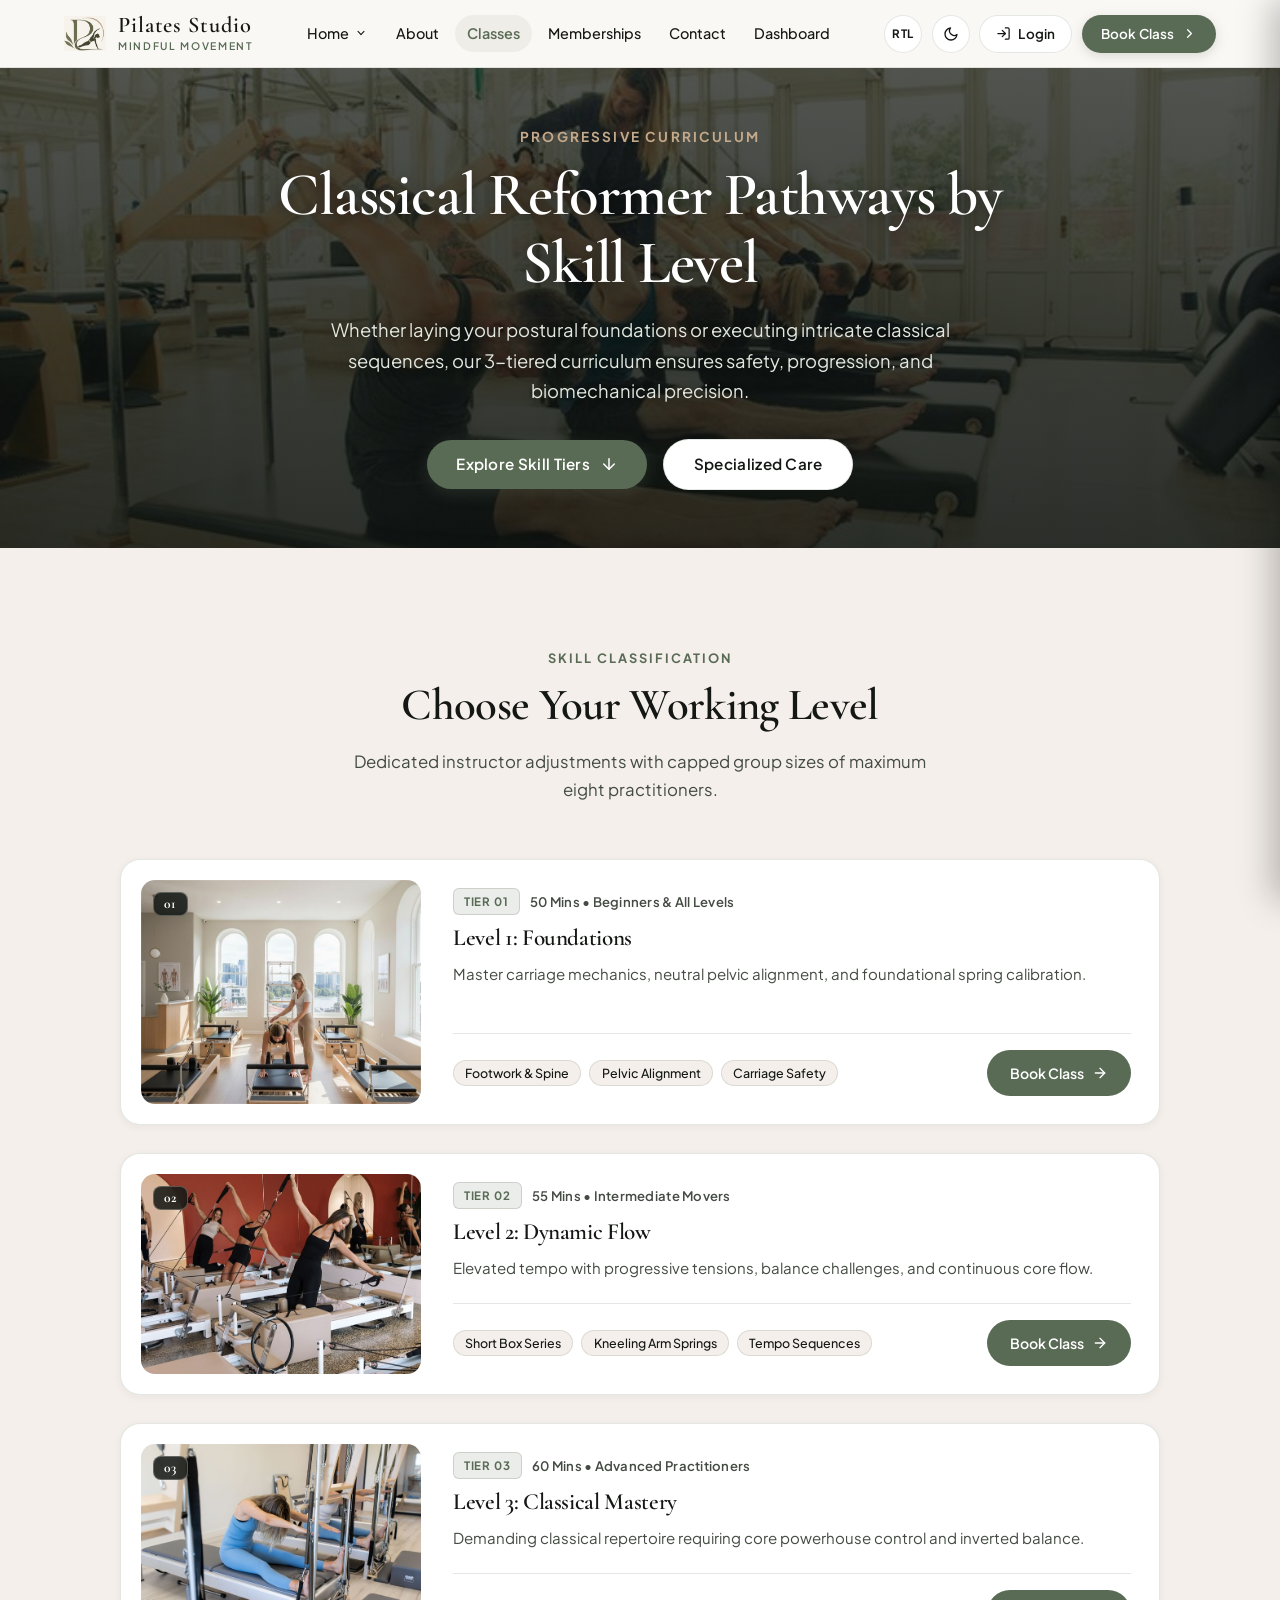
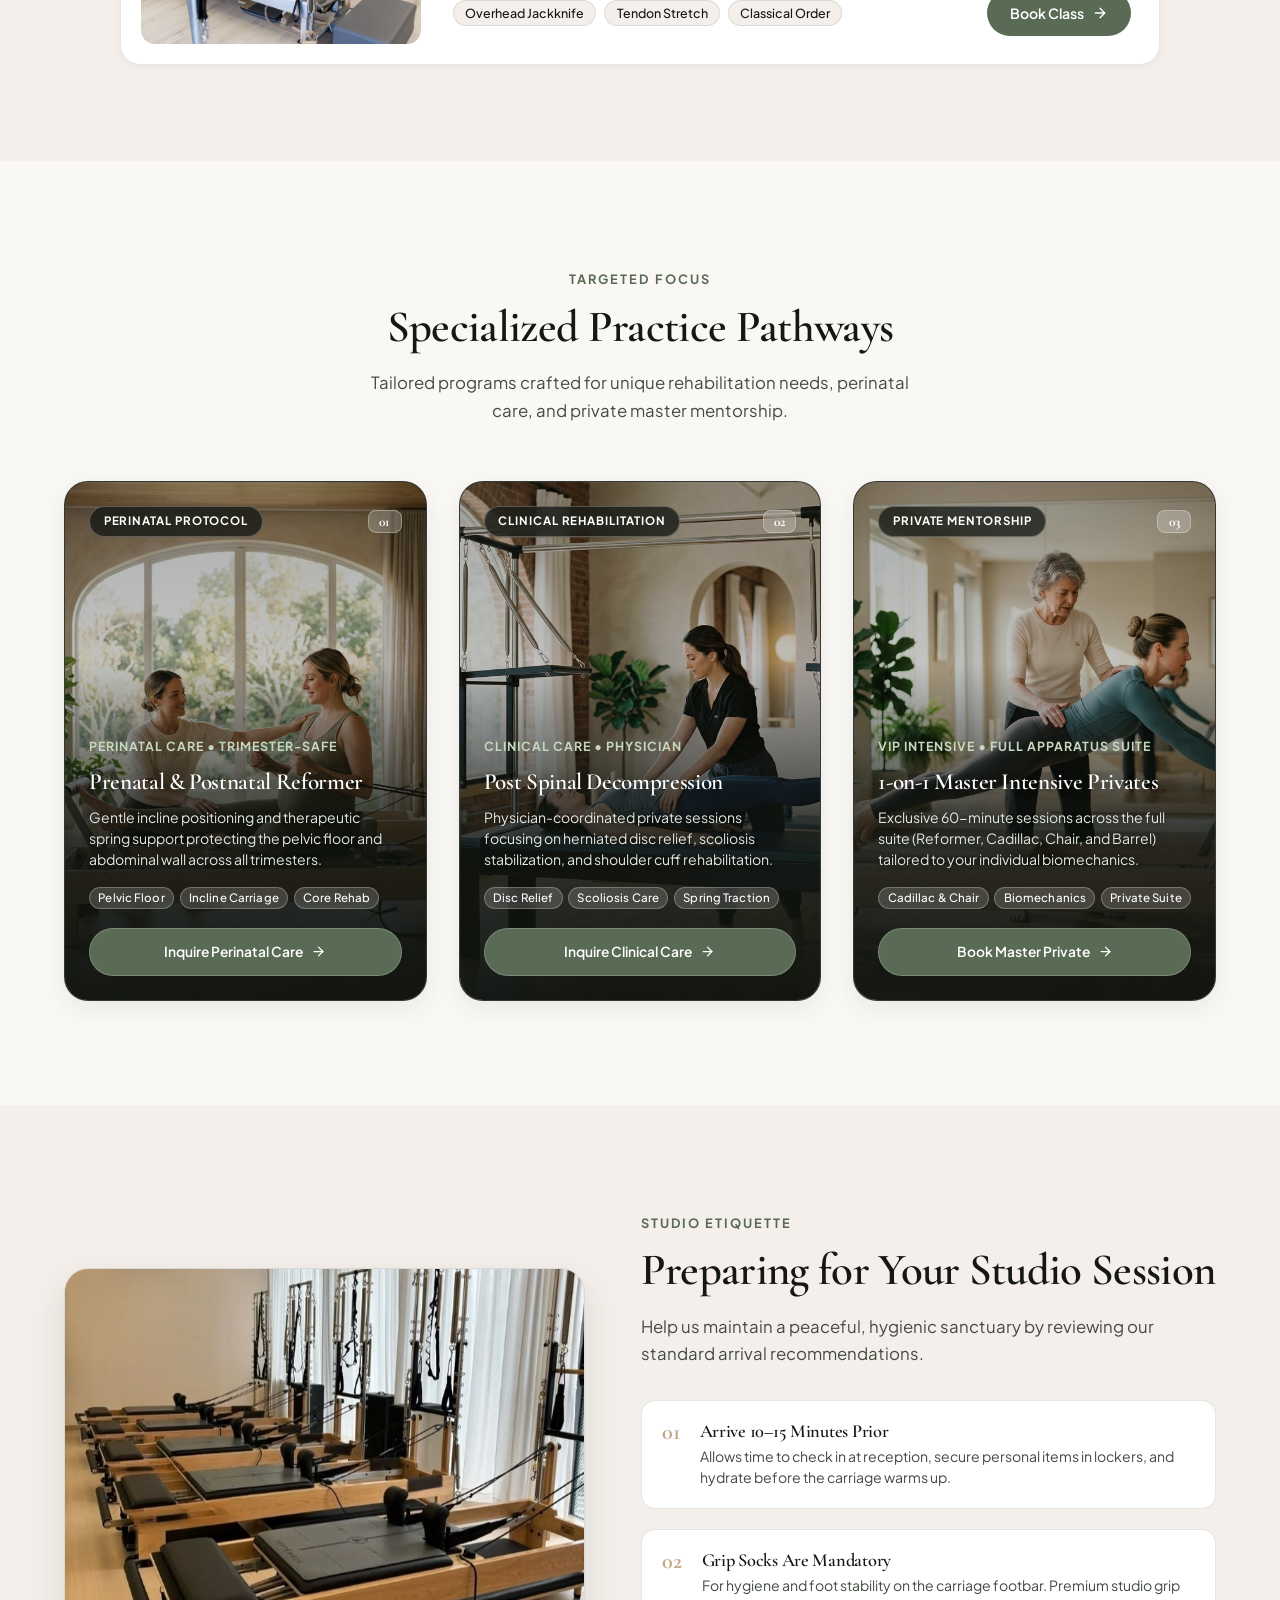
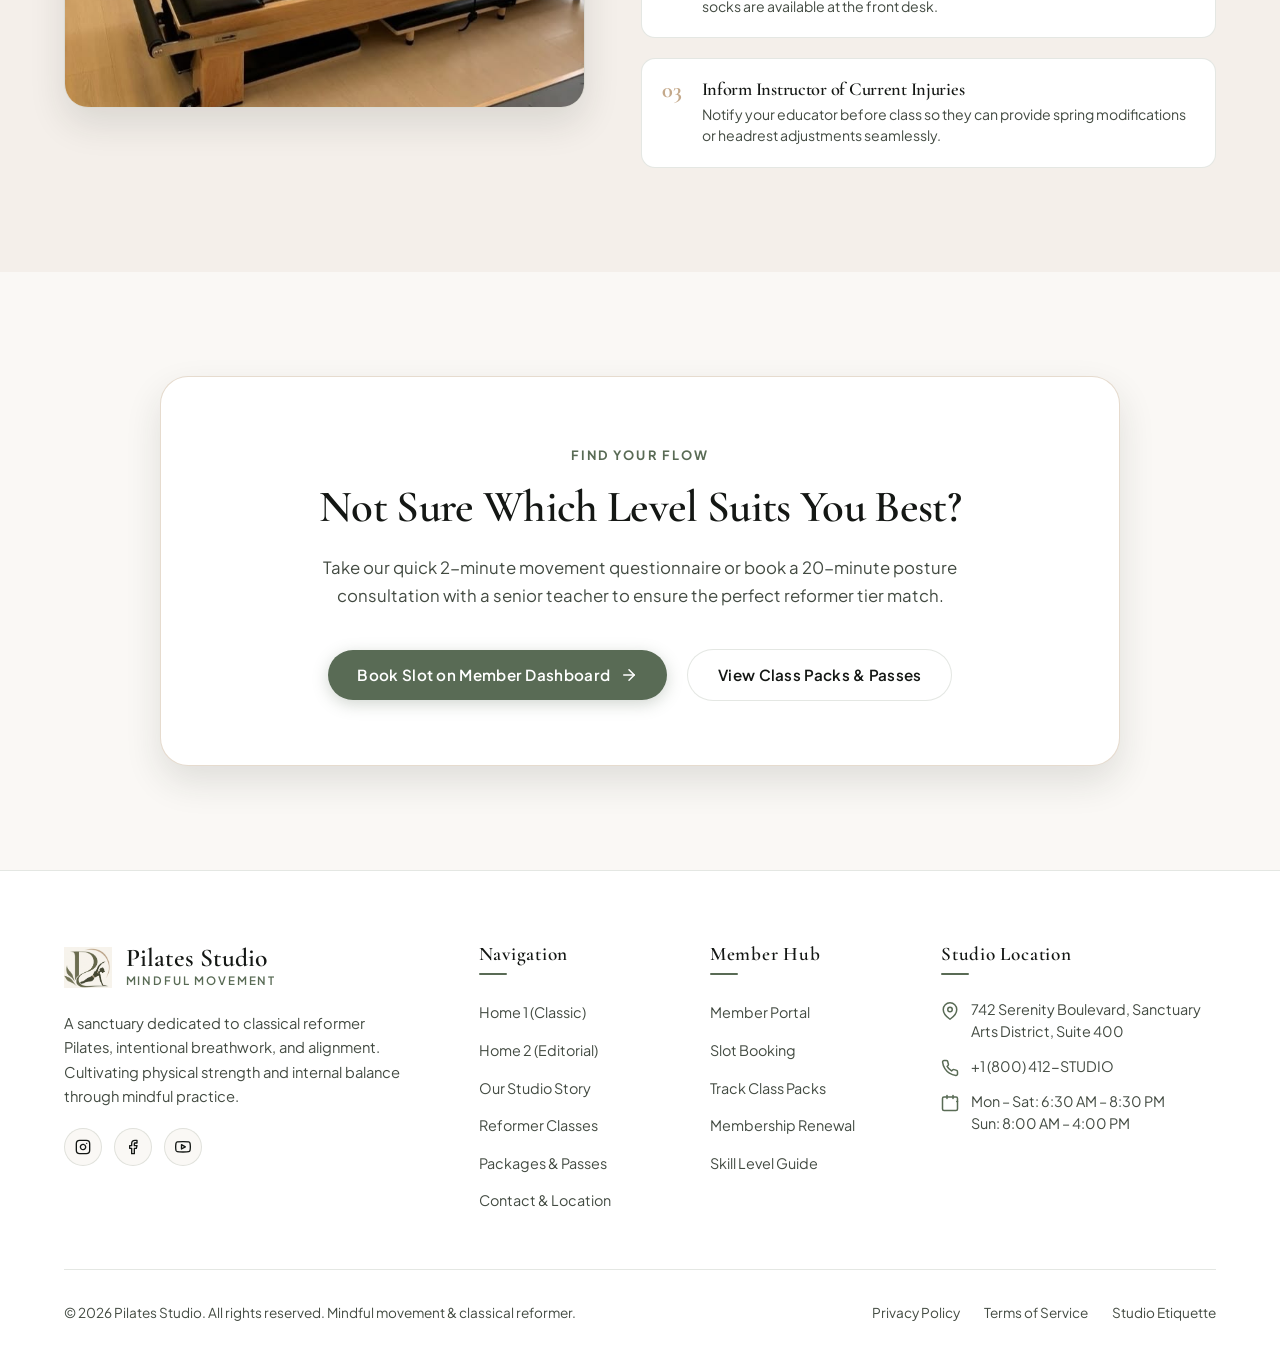
<file: classes.html>
<!DOCTYPE html>
<html lang="en" dir="ltr">

<head>
  <meta charset="UTF-8">
  <meta name="viewport" content="width=device-width, initial-scale=1.0">
  <title>Reformer Classes by Level — Pilates Studio</title>
  <meta name="description"
    content="Explore classical reformer Pilates classes organized by skill level. Level 1 Foundations, Level 2 Dynamic Flow, and Level 3 Classical Mastery.">
  <link rel="icon" type="image/png" href="assets/images/icons/logo.png">

  <!-- External Stylesheets (Zero Inline CSS) -->
  <link rel="stylesheet" href="assets/css/style.css">
  <link rel="stylesheet" href="assets/css/responsive.css">
</head>

<body>

  <!-- =========================================================================
       1. Branded Preloader
       ========================================================================= -->
  <div id="page-preloader" aria-label="Loading Pilates Studio">
    <div class="loader-brand-wrapper">
      <div class="loader-logo-container">
        <div class="loader-ring"></div>
        <img src="assets/images/icons/logo.png" alt="Pilates Studio Logo" class="loader-logo-img">
      </div>
      <h2 class="loader-title">Pilates Studio</h2>
      <p class="loader-sub">Reformer Curriculum &bull; Skill Levels</p>
    </div>
  </div>

  <!-- =========================================================================
       2. Fixed Slim Single-Line Header (Unified 1200px Container)
       ========================================================================= -->
  <header class="site-header" id="site-header">
    <div class="header-container">
      <!-- Logo + Brand Title -->
      <a href="index.html" class="brand-link" aria-label="Pilates Studio Homepage">
        <img src="assets/images/icons/logo.png" alt="Pilates Studio Logo" class="brand-logo-img">
        <div class="brand-text-group">
          <span class="brand-name">Pilates Studio</span>
          <span class="brand-subtitle">Mindful Movement</span>
        </div>
      </a>

      <!-- Exactly 6 Desktop Primary Navigation Items (One Line) -->
      <nav class="desktop-nav" aria-label="Primary Desktop Navigation">
        <ul class="nav-list">
          <!-- 1. Home with Click-Only Dropdown -->
          <li class="nav-item has-dropdown">
            <button type="button" class="nav-link dropdown-toggle" aria-expanded="false" aria-haspopup="true">
              <span>Home</span>
              <svg class="dropdown-toggle-icon" viewBox="0 0 20 20" fill="currentColor" aria-hidden="true">
                <path fill-rule="evenodd"
                  d="M5.23 7.21a.75.75 0 011.06.02L10 11.168l3.71-3.938a.75.75 0 111.08 1.04l-4.25 4.5a.75.75 0 01-1.08 0l-4.25-4.5a.75.75 0 01.02-1.06z"
                  clip-rule="evenodd" />
              </svg>
            </button>
            <ul class="dropdown-menu" aria-label="Home Variations">
              <li>
                <a href="index.html" class="dropdown-link">
                  <span>Home 1</span>
                  <span class="dropdown-badge">Classic</span>
                </a>
              </li>
              <li>
                <a href="home-2.html" class="dropdown-link">
                  <span>Home 2</span>
                  <span class="dropdown-badge">Editorial</span>
                </a>
              </li>
            </ul>
          </li>

          <!-- 2. About -->
          <li class="nav-item">
            <a href="about.html" class="nav-link">About</a>
          </li>

          <!-- 3. Classes (Active) -->
          <li class="nav-item">
            <a href="classes.html" class="nav-link active">Classes</a>
          </li>

          <!-- 4. Memberships -->
          <li class="nav-item">
            <a href="membership.html" class="nav-link">Memberships</a>
          </li>


          <!-- 5. Contact (Directly Visible) -->
          <li class="nav-item">
            <a href="contact.html" class="nav-link">Contact</a>
          </li>


          <!-- 6. Dashboard -->
          <li class="nav-item">
            <a href="dashboard.html" class="nav-link">Dashboard</a>
          </li>
        </ul>
      </nav>

      <!-- Header Action Controls: RTL, Dark Mode, Compact Login & Primary CTA -->
      <div class="header-actions">
        <!-- RTL/LTR Toggle -->
        <button type="button" class="action-icon-btn rtl-toggle-btn" aria-label="Switch text direction">
          <span class="rtl-label">RTL</span>
        </button>

        <!-- Dark Mode Toggle (#000000 Strict Base) -->
        <button type="button" class="action-icon-btn theme-toggle-btn" aria-label="Switch color theme">
          <svg class="theme-icon-sun" viewBox="0 0 24 24" fill="none" stroke="currentColor" stroke-width="2"
            stroke-linecap="round" stroke-linejoin="round" aria-hidden="true">
            <circle cx="12" cy="12" r="5"></circle>
            <line x1="12" y1="1" x2="12" y2="3"></line>
            <line x1="12" y1="21" x2="12" y2="23"></line>
            <line x1="4.22" y1="4.22" x2="5.64" y2="5.64"></line>
            <line x1="18.36" y1="18.36" x2="19.78" y2="19.78"></line>
            <line x1="1" y1="12" x2="3" y2="12"></line>
            <line x1="21" y1="12" x2="23" y2="12"></line>
            <line x1="4.22" y1="19.78" x2="5.64" y2="18.36"></line>
            <line x1="18.36" y1="5.64" x2="19.78" y2="4.22"></line>
          </svg>
          <svg class="theme-icon-moon" viewBox="0 0 24 24" fill="none" stroke="currentColor" stroke-width="2"
            stroke-linecap="round" stroke-linejoin="round" aria-hidden="true">
            <path d="M21 12.79A9 9 0 1 1 11.21 3 7 7 0 0 0 21 12.79z"></path>
          </svg>
        </button>

        <!-- Compact Member Login Button -->
        <a href="login.html" class="header-login-btn" aria-label="Member portal login">
          <svg viewBox="0 0 24 24" fill="none" stroke="currentColor" stroke-width="2" stroke-linecap="round"
            stroke-linejoin="round" aria-hidden="true">
            <path d="M15 3h4a2 2 0 0 1 2 2v14a2 2 0 0 1-2 2h-4"></path>
            <polyline points="10 17 15 12 10 7"></polyline>
            <line x1="15" y1="12" x2="3" y2="12"></line>
          </svg>
          <span>Login</span>
        </a>

        <!-- Primary Header CTA Button -->
        <a href="classes.html" class="header-cta-btn" aria-label="Book a reformer class">
          <span>Book Class</span>
          <svg viewBox="0 0 24 24" fill="none" stroke="currentColor" stroke-width="2" stroke-linecap="round"
            stroke-linejoin="round" aria-hidden="true">
            <polyline points="9 18 15 12 9 6"></polyline>
          </svg>
        </a>

        <!-- Mobile Menu Toggle Button -->
        <button type="button" class="mobile-toggle-btn" id="mobile-menu-toggle" aria-label="Open mobile menu"
          aria-expanded="false" aria-controls="mobile-drawer">
          <svg viewBox="0 0 24 24" fill="none" stroke="currentColor" stroke-width="2" stroke-linecap="round"
            stroke-linejoin="round" aria-hidden="true">
            <line x1="3" y1="12" x2="21" y2="12"></line>
            <line x1="3" y1="6" x2="21" y2="6"></line>
            <line x1="3" y1="18" x2="21" y2="18"></line>
          </svg>
        </button>
      </div>
    </div>
  </header>

  <!-- =========================================================================
       3. Mobile Navigation Drawer & Accordion
       ========================================================================= -->
  <div class="mobile-menu-backdrop" id="mobile-backdrop"></div>

  <aside class="mobile-drawer" id="mobile-drawer" aria-label="Mobile Navigation Menu">
    <!-- Drawer Brand Header -->
    <div class="drawer-header">
      <div class="drawer-brand">
        <img src="assets/images/icons/logo.png" alt="Pilates Studio Logo" class="drawer-brand-img">
        <div>
          <div class="drawer-brand-name">Pilates Studio</div>
          <div class="drawer-brand-sub">Mindful Movement</div>
        </div>
      </div>
      <button type="button" class="drawer-close-btn" id="mobile-drawer-close" aria-label="Close mobile menu">
        <svg viewBox="0 0 24 24" fill="none" stroke="currentColor" stroke-width="2" stroke-linecap="round"
          stroke-linejoin="round" style="width: 20px; height: 20px;" aria-hidden="true">
          <line x1="18" y1="6" x2="6" y2="18"></line>
          <line x1="6" y1="6" x2="18" y2="18"></line>
        </svg>
      </button>
    </div>

    <!-- Drawer Controls (Dark Mode & RTL) -->
    <div class="drawer-controls">
      <span class="drawer-control-label">Preferences</span>
      <div class="drawer-control-group">
        <button type="button" class="action-icon-btn rtl-toggle-btn" aria-label="Switch text direction">
          <span class="rtl-label">RTL</span>
        </button>
        <button type="button" class="action-icon-btn theme-toggle-btn" aria-label="Switch color theme">
          <svg class="theme-icon-sun" viewBox="0 0 24 24" fill="none" stroke="currentColor" stroke-width="2"
            stroke-linecap="round" stroke-linejoin="round" aria-hidden="true">
            <circle cx="12" cy="12" r="5"></circle>
            <line x1="12" y1="1" x2="12" y2="3"></line>
            <line x1="12" y1="21" x2="12" y2="23"></line>
            <line x1="4.22" y1="4.22" x2="5.64" y2="5.64"></line>
            <line x1="18.36" y1="18.36" x2="19.78" y2="19.78"></line>
            <line x1="1" y1="12" x2="3" y2="12"></line>
            <line x1="21" y1="12" x2="23" y2="12"></line>
            <line x1="4.22" y1="19.78" x2="5.64" y2="18.36"></line>
            <line x1="18.36" y1="5.64" x2="19.78" y2="4.22"></line>
          </svg>
          <svg class="theme-icon-moon" viewBox="0 0 24 24" fill="none" stroke="currentColor" stroke-width="2"
            stroke-linecap="round" stroke-linejoin="round" aria-hidden="true">
            <path d="M21 12.79A9 9 0 1 1 11.21 3 7 7 0 0 0 21 12.79z"></path>
          </svg>
        </button>
      </div>
    </div>

    <!-- Drawer Navigation List -->
    <ul class="mobile-nav-list">
      <!-- 1. Home with Mobile Accordion (Click only) -->
      <li class="mobile-nav-item">
        <button type="button" class="mobile-nav-link accordion-toggle" aria-expanded="false">
          <span>Home</span>
          <svg class="accordion-icon" viewBox="0 0 20 20" fill="currentColor" aria-hidden="true">
            <path fill-rule="evenodd"
              d="M5.23 7.21a.75.75 0 011.06.02L10 11.168l3.71-3.938a.75.75 0 111.08 1.04l-4.25 4.5a.75.75 0 01-1.08 0l-4.25-4.5a.75.75 0 01.02-1.06z"
              clip-rule="evenodd" />
          </svg>
        </button>
        <ul class="mobile-submenu">
          <li>
            <a href="index.html" class="mobile-sub-link">
              <span>Home 1 (Classic)</span>
            </a>
          </li>
          <li>
            <a href="home-2.html" class="mobile-sub-link">
              <span>Home 2 (Editorial)</span>
            </a>
          </li>
        </ul>
      </li>

      <!-- 2. About -->
      <li class="mobile-nav-item">
        <a href="about.html" class="mobile-nav-link">About</a>
      </li>

      <!-- 3. Classes (Active) -->
      <li class="mobile-nav-item">
        <a href="classes.html" class="mobile-nav-link active">Classes</a>
      </li>

      <!-- 4. Memberships -->
      <li class="mobile-nav-item">
        <a href="membership.html" class="mobile-nav-link">Memberships</a>
      </li>



      <!-- 5. Contact -->
      <li class="mobile-nav-item">
        <a href="contact.html" class="mobile-nav-link">Contact</a>
      </li>

      <!-- 6. Dashboard -->
      <li class="mobile-nav-item">
        <a href="dashboard.html" class="mobile-nav-link"> Dashboard</a>
      </li>

      <!-- 7. Member Portal Login -->
      <li class="mobile-nav-item">
        <a href="login.html" class="mobile-nav-link mobile-nav-login-link">
          <span class="mobile-nav-link-content">
            <svg viewBox="0 0 24 24" fill="none" stroke="currentColor" stroke-width="2" stroke-linecap="round"
              stroke-linejoin="round" aria-hidden="true" class="mobile-nav-icon">
              <path d="M15 3h4a2 2 0 0 1 2 2v14a2 2 0 0 1-2 2h-4"></path>
              <polyline points="10 17 15 12 10 7"></polyline>
              <line x1="15" y1="12" x2="3" y2="12"></line>
            </svg>
            <span>Member Login</span>
          </span>
          <span class="mobile-login-badge">Portal</span>
        </a>
      </li>
    </ul>

    <!-- Drawer Footer with CTA & Login Buttons -->
    <div class="drawer-footer">
      <a href="classes.html" class="mobile-cta-btn">
        <span>Book Reformer Class</span>
        <svg viewBox="0 0 24 24" fill="none" stroke="currentColor" stroke-width="2" stroke-linecap="round"
          stroke-linejoin="round" aria-hidden="true">
          <polyline points="9 18 15 12 9 6"></polyline>
        </svg>
      </a>
      <a href="login.html" class="mobile-login-btn">
        <svg viewBox="0 0 24 24" fill="none" stroke="currentColor" stroke-width="2" stroke-linecap="round"
          stroke-linejoin="round" aria-hidden="true">
          <path d="M15 3h4a2 2 0 0 1 2 2v14a2 2 0 0 1-2 2h-4"></path>
          <polyline points="10 17 15 12 10 7"></polyline>
          <line x1="15" y1="12" x2="3" y2="12"></line>
        </svg>
        <span>Member Portal Login</span>
      </a>
    </div>
  </aside>

  <!-- =========================================================================
       MAIN CONTENT: EXACTLY 5 CONTENT SECTIONS FOR INNER PAGE 02 (CLASSES)
       ========================================================================= -->
  <main class="main-content" id="main-content">

    <!-- -----------------------------------------------------------------------
         SECTION 01: HERO (Background Image with Centered Text Overlay)
         ----------------------------------------------------------------------- -->
    <section class="page-hero-banner page-hero-classes" id="classes-hero">
      <div class="section-container">
        <div class="page-hero-content">
          <span class="page-hero-tagline">Progressive Curriculum</span>
          <h1 class="page-hero-title">
            Classical Reformer Pathways by Skill Level
          </h1>
          <p class="page-hero-subtext">
            Whether laying your postural foundations or executing intricate classical sequences, our 3-tiered curriculum
            ensures safety, progression, and biomechanical precision.
          </p>
          <div class="page-hero-actions">
            <a href="#tiers" class="btn-primary">
              <span>Explore Skill Tiers</span>
              <svg viewBox="0 0 24 24" fill="none" stroke="currentColor" stroke-width="2" stroke-linecap="round"
                stroke-linejoin="round" aria-hidden="true">
                <line x1="12" y1="5" x2="12" y2="19"></line>
                <polyline points="19 12 12 19 5 12"></polyline>
              </svg>
            </a>
            <a href="#pathways" class="btn-secondary">
              <span>Specialized Care</span>
            </a>
          </div>
        </div>
      </div>
    </section>

    <!-- -----------------------------------------------------------------------
         SECTION 02: THE 3 CORE TIERS (Horizontal Showcase Ribbons)
         ----------------------------------------------------------------------- -->
    <section class="classes-tiers-section" id="tiers">
      <div class="section-container">
        <div class="classes-tiers-header">
          <span class="section-tagline">Skill Classification</span>
          <h2 class="section-heading">Choose Your Working Level</h2>
          <p class="section-subtext">
            Dedicated instructor adjustments with capped group sizes of maximum eight practitioners.
          </p>
        </div>

        <div class="tier-ribbons-list">
          <!-- Tier 1 -->
          <article class="tier-ribbon-card">
            <div class="tier-ribbon-media">
              <img src="assets/images/services/p27.jpg" alt="Level 1 Foundation classical footwork mechanics"
                class="tier-ribbon-img" loading="lazy">
              <span class="tier-ribbon-number">01</span>
            </div>
            <div class="tier-ribbon-content">
              <div class="tier-ribbon-top">
                <div class="tier-ribbon-meta">
                  <span class="tier-ribbon-badge">Tier 01</span>
                  <span class="tier-ribbon-meta-text">50 Mins &bull; Beginners & All Levels</span>
                </div>
                <h3 class="tier-ribbon-title">Level 1: Foundations</h3>
                <p class="tier-ribbon-desc">
                  Master carriage mechanics, neutral pelvic alignment, and foundational spring calibration.
                </p>
              </div>
              <div class="tier-ribbon-footer">
                <div class="tier-ribbon-chips">
                  <span class="tier-chip">Footwork &amp; Spine</span>
                  <span class="tier-chip">Pelvic Alignment</span>
                  <span class="tier-chip">Carriage Safety</span>
                </div>
                <a href="dashboard.html" class="tier-ribbon-btn">
                  <span>Book Class</span>
                  <svg viewBox="0 0 24 24" fill="none" stroke="currentColor" stroke-width="2" stroke-linecap="round"
                    stroke-linejoin="round" aria-hidden="true">
                    <line x1="5" y1="12" x2="19" y2="12"></line>
                    <polyline points="12 5 19 12 12 19"></polyline>
                  </svg>
                </a>
              </div>
            </div>
          </article>

          <!-- Tier 2 -->
          <article class="tier-ribbon-card">
            <div class="tier-ribbon-media">
              <img src="assets/images/services/p28.jpg" alt="Level 2 Dynamic Flow carriage intervals"
                class="tier-ribbon-img" loading="lazy">
              <span class="tier-ribbon-number">02</span>
            </div>
            <div class="tier-ribbon-content">
              <div class="tier-ribbon-top">
                <div class="tier-ribbon-meta">
                  <span class="tier-ribbon-badge">Tier 02</span>
                  <span class="tier-ribbon-meta-text">55 Mins &bull; Intermediate Movers</span>
                </div>
                <h3 class="tier-ribbon-title">Level 2: Dynamic Flow</h3>
                <p class="tier-ribbon-desc">
                  Elevated tempo with progressive tensions, balance challenges, and continuous core flow.
                </p>
              </div>
              <div class="tier-ribbon-footer">
                <div class="tier-ribbon-chips">
                  <span class="tier-chip">Short Box Series</span>
                  <span class="tier-chip">Kneeling Arm Springs</span>
                  <span class="tier-chip">Tempo Sequences</span>
                </div>
                <a href="dashboard.html" class="tier-ribbon-btn">
                  <span>Book Class</span>
                  <svg viewBox="0 0 24 24" fill="none" stroke="currentColor" stroke-width="2" stroke-linecap="round"
                    stroke-linejoin="round" aria-hidden="true">
                    <line x1="5" y1="12" x2="19" y2="12"></line>
                    <polyline points="12 5 19 12 12 19"></polyline>
                  </svg>
                </a>
              </div>
            </div>
          </article>

          <!-- Tier 3 -->
          <article class="tier-ribbon-card">
            <div class="tier-ribbon-media">
              <img src="assets/images/services/p29.jpg" alt="Level 3 Classical Mastery overhead spinal carriage"
                class="tier-ribbon-img" loading="lazy">
              <span class="tier-ribbon-number">03</span>
            </div>
            <div class="tier-ribbon-content">
              <div class="tier-ribbon-top">
                <div class="tier-ribbon-meta">
                  <span class="tier-ribbon-badge">Tier 03</span>
                  <span class="tier-ribbon-meta-text">60 Mins &bull; Advanced Practitioners</span>
                </div>
                <h3 class="tier-ribbon-title">Level 3: Classical Mastery</h3>
                <p class="tier-ribbon-desc">
                  Demanding classical repertoire requiring core powerhouse control and inverted balance.
                </p>
              </div>
              <div class="tier-ribbon-footer">
                <div class="tier-ribbon-chips">
                  <span class="tier-chip">Overhead Jackknife</span>
                  <span class="tier-chip">Tendon Stretch</span>
                  <span class="tier-chip">Classical Order</span>
                </div>
                <a href="dashboard.html" class="tier-ribbon-btn">
                  <span>Book Class</span>
                  <svg viewBox="0 0 24 24" fill="none" stroke="currentColor" stroke-width="2" stroke-linecap="round"
                    stroke-linejoin="round" aria-hidden="true">
                    <line x1="5" y1="12" x2="19" y2="12"></line>
                    <polyline points="12 5 19 12 12 19"></polyline>
                  </svg>
                </a>
              </div>
            </div>
          </article>
        </div>
      </div>
    </section>

    <!-- -----------------------------------------------------------------------
         SECTION 03: SPECIALIZED PRACTICE PATHWAYS (Cinematic Full-Bleed Showcase)
         ----------------------------------------------------------------------- -->
    <section class="classes-pathways-section" id="pathways">
      <div class="section-container">
        <div class="classes-pathways-header">
          <span class="section-tagline">Targeted Focus</span>
          <h2 class="section-heading">Specialized Practice Pathways</h2>
          <p class="section-subtext">
            Tailored programs crafted for unique rehabilitation needs, perinatal care, and private master mentorship.
          </p>
        </div>

        <div class="pathways-cinematic-grid">
          <!-- Pathway 1 -->
          <article class="pathway-cinematic-card">
            <img src="assets/images/services/pathway-prenatal.jpg"
              alt="Gentle prenatal reformer Pilates instruction with spring support" class="pathway-cinematic-bg"
              loading="lazy">
            <div class="pathway-cinematic-overlay">
              <div class="pathway-cinematic-top">
                <span class="pathway-cinematic-badge">Perinatal Protocol</span>
                <span class="pathway-cinematic-num">01</span>
              </div>
              <div class="pathway-cinematic-content">
                <span class="pathway-cinematic-meta">Perinatal Care &bull; Trimester-Safe</span>
                <h3 class="pathway-cinematic-title">Prenatal &amp; Postnatal Reformer</h3>
                <p class="pathway-cinematic-desc">
                  Gentle incline positioning and therapeutic spring support protecting the pelvic floor and abdominal
                  wall across all trimesters.
                </p>
                <div class="pathway-cinematic-chips">
                  <span class="pathway-chip">Pelvic Floor</span>
                  <span class="pathway-chip">Incline Carriage</span>
                  <span class="pathway-chip">Core Rehab</span>
                </div>
                <a href="contact.html" class="pathway-cinematic-btn">
                  <span>Inquire Perinatal Care</span>
                  <svg viewBox="0 0 24 24" fill="none" stroke="currentColor" stroke-width="2" stroke-linecap="round"
                    stroke-linejoin="round" aria-hidden="true">
                    <line x1="5" y1="12" x2="19" y2="12"></line>
                    <polyline points="12 5 19 12 12 19"></polyline>
                  </svg>
                </a>
              </div>
            </div>
          </article>

          <!-- Pathway 2 -->
          <article class="pathway-cinematic-card">
            <img src="assets/images/services/pathway-rehab.jpg"
              alt="Therapeutic spinal decompression and rehabilitation on Cadillac" class="pathway-cinematic-bg"
              loading="lazy">
            <div class="pathway-cinematic-overlay">
              <div class="pathway-cinematic-top">
                <span class="pathway-cinematic-badge">Clinical Rehabilitation</span>
                <span class="pathway-cinematic-num">02</span>
              </div>
              <div class="pathway-cinematic-content">
                <span class="pathway-cinematic-meta">Clinical Care &bull; Physician </span>
                <h3 class="pathway-cinematic-title">Post Spinal Decompression</h3>
                <p class="pathway-cinematic-desc">
                  Physician-coordinated private sessions focusing on herniated disc relief, scoliosis stabilization, and
                  shoulder cuff rehabilitation.
                </p>
                <div class="pathway-cinematic-chips">
                  <span class="pathway-chip">Disc Relief</span>
                  <span class="pathway-chip">Scoliosis Care</span>
                  <span class="pathway-chip">Spring Traction</span>
                </div>
                <a href="contact.html" class="pathway-cinematic-btn">
                  <span>Inquire Clinical Care</span>
                  <svg viewBox="0 0 24 24" fill="none" stroke="currentColor" stroke-width="2" stroke-linecap="round"
                    stroke-linejoin="round" aria-hidden="true">
                    <line x1="5" y1="12" x2="19" y2="12"></line>
                    <polyline points="12 5 19 12 12 19"></polyline>
                  </svg>
                </a>
              </div>
            </div>
          </article>

          <!-- Pathway 3 -->
          <article class="pathway-cinematic-card">
            <img src="assets/images/services/pathway-master.jpg" alt="1-on-1 Master Intensive Private Pilates session"
              class="pathway-cinematic-bg" loading="lazy">
            <div class="pathway-cinematic-overlay">
              <div class="pathway-cinematic-top">
                <span class="pathway-cinematic-badge">Private Mentorship</span>
                <span class="pathway-cinematic-num">03</span>
              </div>
              <div class="pathway-cinematic-content">
                <span class="pathway-cinematic-meta">VIP Intensive &bull; Full Apparatus Suite</span>
                <h3 class="pathway-cinematic-title">1-on-1 Master Intensive Privates</h3>
                <p class="pathway-cinematic-desc">
                  Exclusive 60-minute sessions across the full suite (Reformer, Cadillac, Chair, and Barrel) tailored to
                  your individual biomechanics.
                </p>
                <div class="pathway-cinematic-chips">
                  <span class="pathway-chip">Cadillac &amp; Chair</span>
                  <span class="pathway-chip">Biomechanics</span>
                  <span class="pathway-chip">Private Suite</span>
                </div>
                <a href="dashboard.html" class="pathway-cinematic-btn">
                  <span>Book Master Private</span>
                  <svg viewBox="0 0 24 24" fill="none" stroke="currentColor" stroke-width="2" stroke-linecap="round"
                    stroke-linejoin="round" aria-hidden="true">
                    <line x1="5" y1="12" x2="19" y2="12"></line>
                    <polyline points="12 5 19 12 12 19"></polyline>
                  </svg>
                </a>
              </div>
            </div>
          </article>
        </div>
      </div>
    </section>

    <!-- -----------------------------------------------------------------------
         SECTION 04: PREPARATION & ETIQUETTE (2-Column Feature)
         ----------------------------------------------------------------------- -->
    <section class="classes-etiquette-section" id="etiquette">
      <div class="section-container">
        <div class="etiquette-grid">
          <div class="etiquette-media">
            <img src="assets/images/services/p30.jpg" alt="Reformer apparatus springs, clean straps, and fresh towels">
          </div>

          <div>
            <span class="section-tagline">Studio Etiquette</span>
            <h2 class="section-heading">Preparing for Your Studio Session</h2>
            <p class="section-subtext">
              Help us maintain a peaceful, hygienic sanctuary by reviewing our standard arrival recommendations.
            </p>

            <div class="etiquette-steps-list">
              <div class="etiquette-step-item">
                <span class="etiquette-step-num">01</span>
                <div>
                  <h3 class="etiquette-step-title">Arrive 10&ndash;15 Minutes Prior</h3>
                  <p class="etiquette-step-desc">Allows time to check in at reception, secure personal items in lockers,
                    and hydrate before the carriage warms up.</p>
                </div>
              </div>

              <div class="etiquette-step-item">
                <span class="etiquette-step-num">02</span>
                <div>
                  <h3 class="etiquette-step-title">Grip Socks Are Mandatory</h3>
                  <p class="etiquette-step-desc">For hygiene and foot stability on the carriage footbar. Premium studio
                    grip socks are available at the front desk.</p>
                </div>
              </div>

              <div class="etiquette-step-item">
                <span class="etiquette-step-num">03</span>
                <div>
                  <h3 class="etiquette-step-title">Inform Instructor of Current Injuries</h3>
                  <p class="etiquette-step-desc">Notify your educator before class so they can provide spring
                    modifications or headrest adjustments seamlessly.</p>
                </div>
              </div>
            </div>
          </div>
        </div>
      </div>
    </section>

    <!-- -----------------------------------------------------------------------
         SECTION 05: LEVEL MATCHING CTA (Warm Champagne Banner)
         ----------------------------------------------------------------------- -->
    <section class="classes-cta-section" id="classes-cta">
      <div class="section-container">
        <div class="level-matching-card">
          <span class="level-badge-tag">Find Your Flow</span>
          <h2 class="level-cta-heading">Not Sure Which Level Suits You Best?</h2>
          <p class="level-cta-desc">
            Take our quick 2-minute movement questionnaire or book a 20-minute posture consultation with a senior
            teacher to ensure the perfect reformer tier match.
          </p>

          <div class="level-cta-actions">
            <a href="dashboard.html" class="btn-primary">
              <span>Book Slot on Member Dashboard</span>
              <svg viewBox="0 0 24 24" fill="none" stroke="currentColor" stroke-width="2" stroke-linecap="round"
                stroke-linejoin="round" style="width: 18px; height: 18px;" aria-hidden="true">
                <line x1="5" y1="12" x2="19" y2="12"></line>
                <polyline points="12 5 19 12 12 19"></polyline>
              </svg>
            </a>
            <a href="membership.html" class="btn-secondary">
              <span>View Class Packs & Passes</span>
            </a>
          </div>
        </div>
      </div>
    </section>

  </main>

  <!-- =========================================================================
       5. Shared Footer (Unified 1200px Container)
       ========================================================================= -->
  <footer class="site-footer" id="site-footer">
    <div class="footer-container">
      <div class="footer-grid">
        <!-- Brand Summary Column -->
        <div class="footer-brand-col">
          <a href="index.html" class="footer-brand-header" aria-label="Pilates Studio Home">
            <img src="assets/images/icons/logo.png" alt="Pilates Studio Logo" class="footer-brand-logo">
            <div>
              <div class="footer-brand-title">Pilates Studio</div>
              <div class="footer-brand-sub">Mindful Movement</div>
            </div>
          </a>
          <p class="footer-desc">
            A sanctuary dedicated to classical reformer Pilates, intentional breathwork, and alignment. Cultivating
            physical strength and internal balance through mindful practice.
          </p>
          <div class="footer-socials" aria-label="Social Media Links">
            <a href="#" class="footer-social-link" aria-label="Instagram">
              <svg viewBox="0 0 24 24" fill="none" stroke="currentColor" stroke-width="2" stroke-linecap="round"
                stroke-linejoin="round" aria-hidden="true">
                <rect x="2" y="2" width="20" height="20" rx="5" ry="5"></rect>
                <path d="M16 11.37A4 4 0 1 1 12.63 8 4 4 0 0 1 16 11.37z"></path>
                <line x1="17.5" y1="6.5" x2="17.51" y2="6.5"></line>
              </svg>
            </a>
            <a href="#" class="footer-social-link" aria-label="Facebook">
              <svg viewBox="0 0 24 24" fill="none" stroke="currentColor" stroke-width="2" stroke-linecap="round"
                stroke-linejoin="round" aria-hidden="true">
                <path d="M18 2h-3a5 5 0 0 0-5 5v3H7v4h3v8h4v-8h3l1-4h-4V7a1 1 0 0 1 1-1h3z"></path>
              </svg>
            </a>
            <a href="#" class="footer-social-link" aria-label="YouTube">
              <svg viewBox="0 0 24 24" fill="none" stroke="currentColor" stroke-width="2" stroke-linecap="round"
                stroke-linejoin="round" aria-hidden="true">
                <path
                  d="M22.54 6.42a2.78 2.78 0 0 0-1.94-2C18.88 4 12 4 12 4s-6.88 0-8.6.46a2.78 2.78 0 0 0-1.94 2A29 29 0 0 0 1 11.75a29 29 0 0 0 .46 5.33A2.78 2.78 0 0 0 3.4 19c1.72.46 8.6.46 8.6.46s6.88 0 8.6-.46a2.78 2.78 0 0 0 1.94-2 29 29 0 0 0 .46-5.25 29 29 0 0 0-.46-5.33z">
                </path>
                <polygon points="9.75 15.02 15.5 11.75 9.75 8.48 9.75 15.02"></polygon>
              </svg>
            </a>
          </div>
        </div>

        <!-- Quick Links -->
        <div>
          <h3 class="footer-col-title">Navigation</h3>
          <ul class="footer-nav-list">
            <li><a href="index.html" class="footer-nav-link">Home 1 (Classic)</a></li>
            <li><a href="home-2.html" class="footer-nav-link">Home 2 (Editorial)</a></li>
            <li><a href="about.html" class="footer-nav-link">Our Studio Story</a></li>
            <li><a href="classes.html" class="footer-nav-link">Reformer Classes</a></li>
            <li><a href="membership.html" class="footer-nav-link">Packages & Passes</a></li>
            <li><a href="contact.html" class="footer-nav-link">Contact & Location</a></li>
          </ul>
        </div>

        <!-- Member Hub -->
        <div>
          <h3 class="footer-col-title">Member Hub</h3>
          <ul class="footer-nav-list">
            <li><a href="login.html" class="footer-nav-link">Member Portal</a></li>
            <li><a href="dashboard.html" class="footer-nav-link">Slot Booking</a></li>
            <li><a href="dashboard.html#packs" class="footer-nav-link">Track Class Packs</a></li>
            <li><a href="dashboard.html#renew" class="footer-nav-link">Membership Renewal</a></li>
            <li><a href="classes.html#tiers" class="footer-nav-link">Skill Level Guide</a></li>
          </ul>
        </div>

        <!-- Studio Location & Schedule -->
        <div>
          <h3 class="footer-col-title">Studio Location</h3>
          <div class="footer-contact-info">
            <div class="footer-contact-item">
              <svg viewBox="0 0 24 24" fill="none" stroke="currentColor" stroke-width="2" stroke-linecap="round"
                stroke-linejoin="round" aria-hidden="true">
                <path d="M21 10c0 7-9 13-9 13s-9-6-9-13a9 9 0 0 1 18 0z"></path>
                <circle cx="12" cy="10" r="3"></circle>
              </svg>
              <span>742 Serenity Boulevard, Sanctuary Arts District, Suite 400</span>
            </div>
            <div class="footer-contact-item">
              <svg viewBox="0 0 24 24" fill="none" stroke="currentColor" stroke-width="2" stroke-linecap="round"
                stroke-linejoin="round" aria-hidden="true">
                <path
                  d="M22 16.92v3a2 2 0 0 1-2.18 2 19.79 19.79 0 0 1-8.63-3.07 19.5 19.5 0 0 1-6-6 19.79 19.79 0 0 1-3.07-8.67A2 2 0 0 1 4.11 2h3a2 2 0 0 1 2 1.72 12.84 12.84 0 0 0 .7 2.81 2 2 0 0 1-.45 2.11L8.09 9.91a16 16 0 0 0 6 6l1.27-1.27a2 2 0 0 1 2.11-.45 12.84 12.84 0 0 0 2.81.7A2 2 0 0 1 22 16.92z">
                </path>
              </svg>
              <span>+1 (800) 412-STUDIO</span>
            </div>
            <div class="footer-contact-item">
              <svg viewBox="0 0 24 24" fill="none" stroke="currentColor" stroke-width="2" stroke-linecap="round"
                stroke-linejoin="round" aria-hidden="true">
                <rect x="2" y="4" width="20" height="18" rx="2" ry="2"></rect>
                <line x1="16" y1="2" x2="16" y2="6"></line>
                <line x1="8" y1="2" x2="8" y2="6"></line>
                <line x1="21" y1="10" x2="22" y2="10"></line>
              </svg>
              <span>Mon – Sat: 6:30 AM – 8:30 PM<br>Sun: 8:00 AM – 4:00 PM</span>
            </div>
          </div>
        </div>
      </div>

      <!-- Footer Bottom -->
      <div class="footer-bottom">
        <div>
          &copy; 2026 Pilates Studio. All rights reserved. Mindful movement & classical reformer.
        </div>
        <div class="footer-bottom-links">
          <a href="#" class="footer-bottom-link">Privacy Policy</a>
          <a href="#" class="footer-bottom-link">Terms of Service</a>
          <a href="#" class="footer-bottom-link">Studio Etiquette</a>
        </div>
      </div>
    </div>
  </footer>

  <!-- =========================================================================
       6. Scroll To Top Floating Button
       ========================================================================= -->
  <button type="button" id="scroll-to-top" aria-label="Scroll back to top">
    <svg viewBox="0 0 24 24" fill="none" stroke="currentColor" stroke-width="2.5" stroke-linecap="round"
      stroke-linejoin="round" aria-hidden="true">
      <polyline points="18 15 12 9 6 15"></polyline>
    </svg>
  </button>

  <!-- External JavaScript (Zero Inline JS) -->
  <script src="assets/js/main.js"></script>
</body>

</html>
</file>
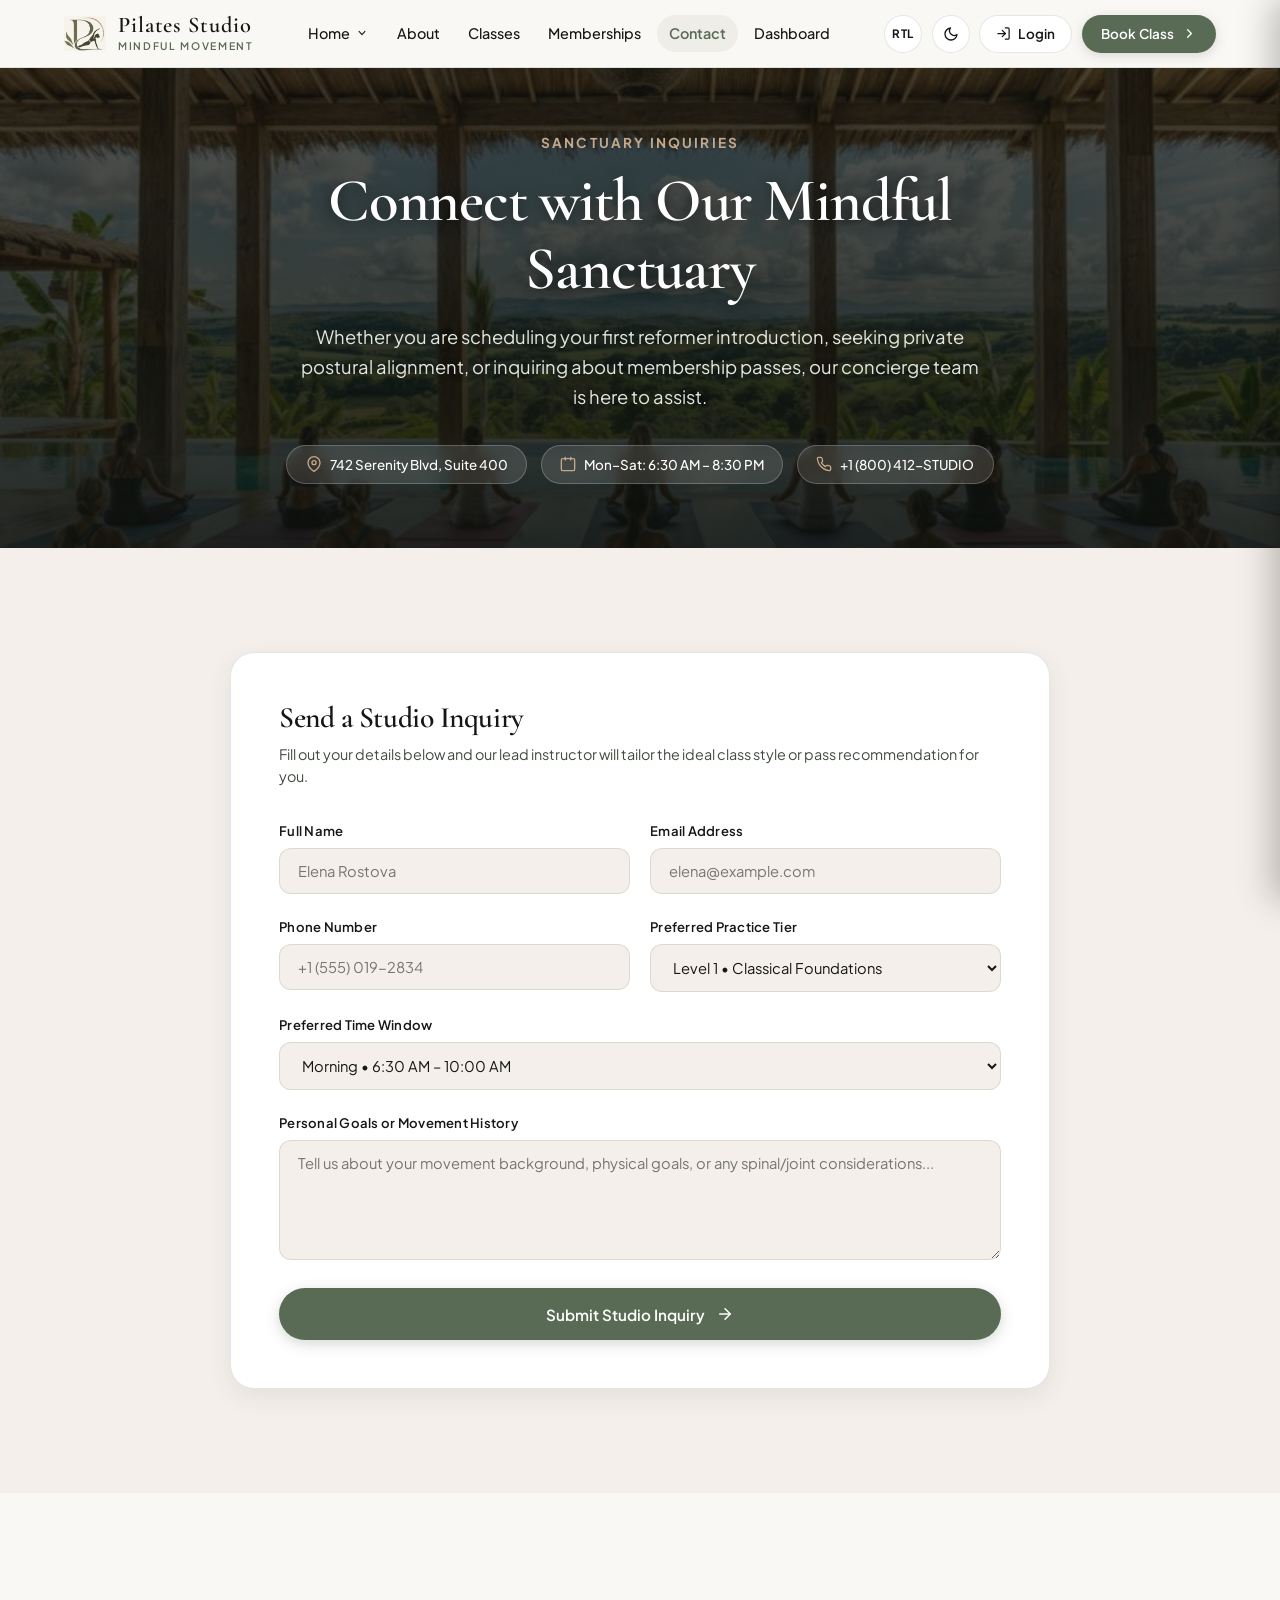
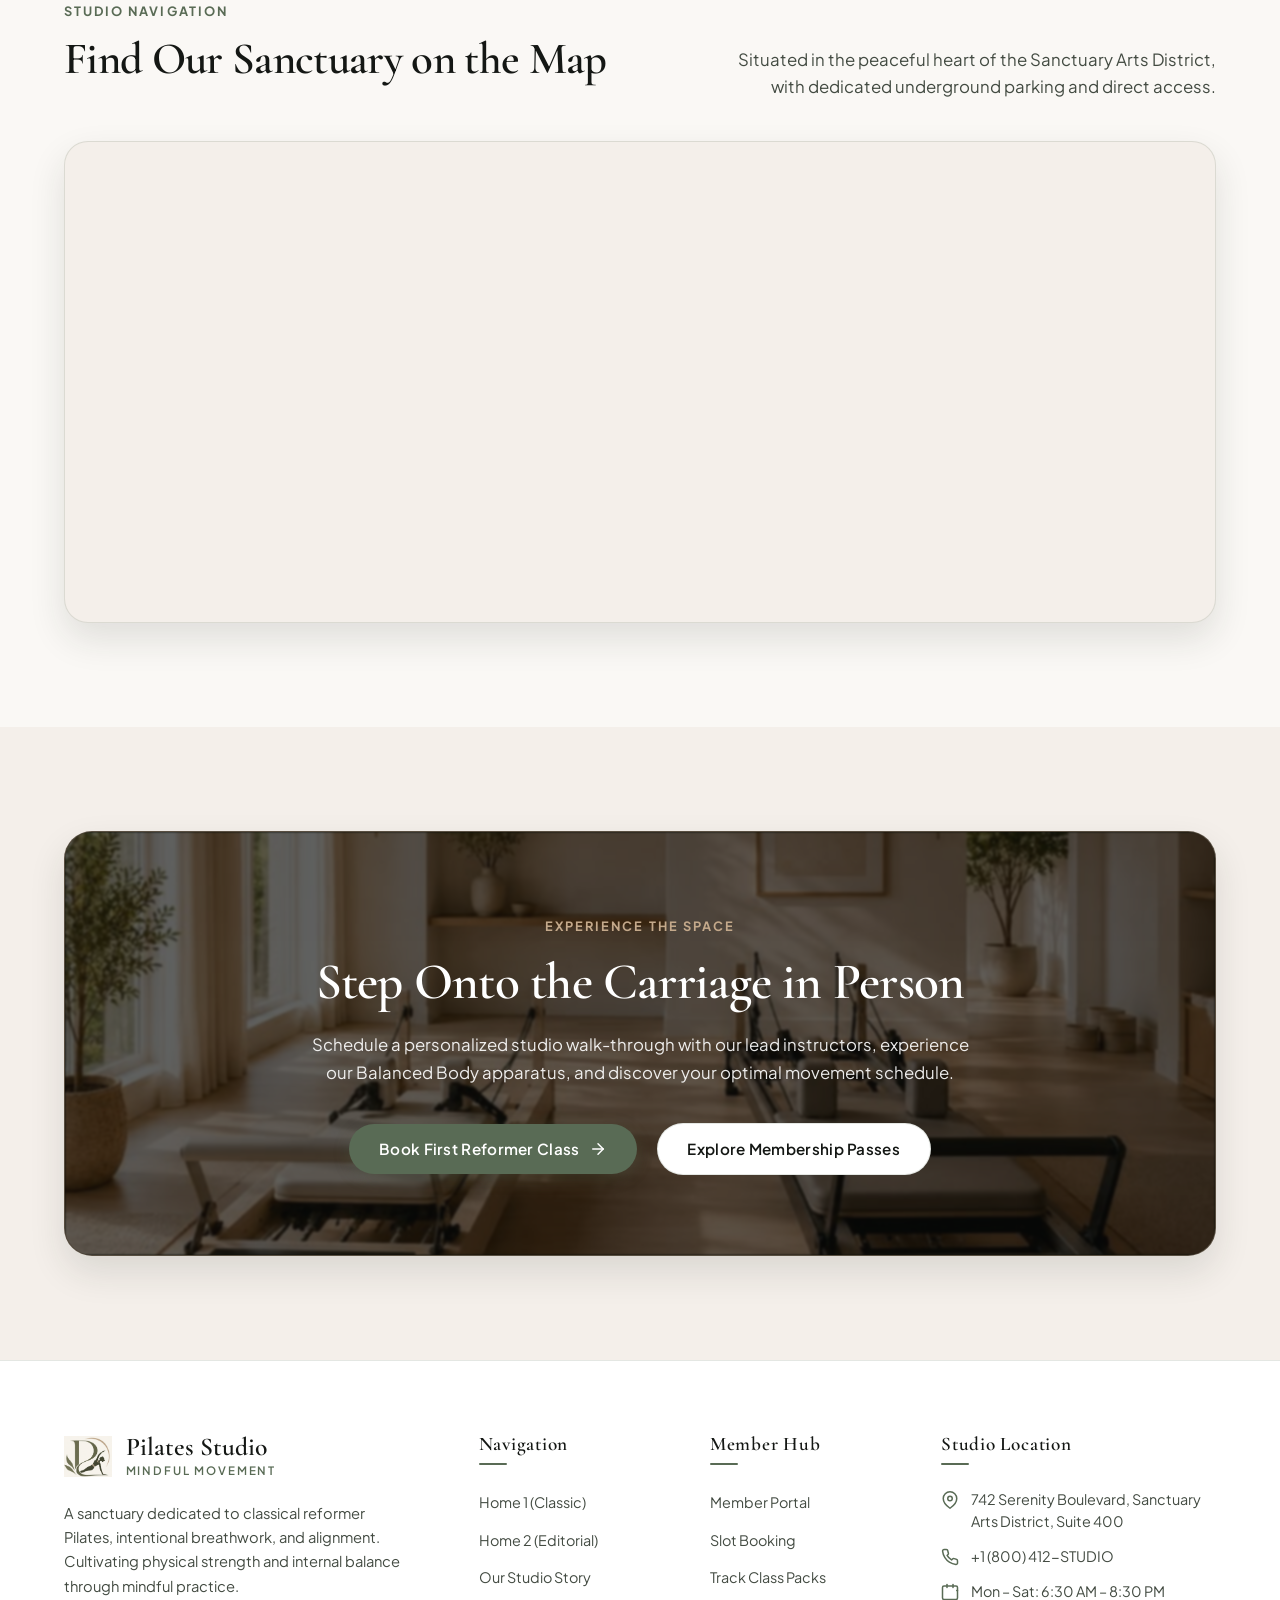
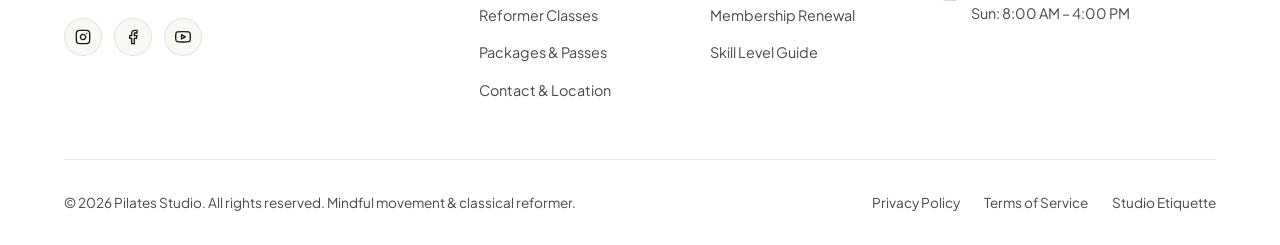
<file: contact.html>
<!DOCTYPE html>
<html lang="en" dir="ltr">

<head>
  <meta charset="UTF-8">
  <meta name="viewport" content="width=device-width, initial-scale=1.0">
  <title>Contact & Studio Location — Pilates Studio</title>
  <meta name="description"
    content="Connect with our mindful reformer Pilates sanctuary. Schedule a private consultation, view our studio location on our live map, and get in touch with our concierge.">
  <link rel="icon" type="image/png" href="assets/images/icons/logo.png">

  <!-- External Stylesheets (Zero Inline CSS) -->
  <link rel="stylesheet" href="assets/css/style.css">
  <link rel="stylesheet" href="assets/css/responsive.css">
</head>

<body>

  <!-- =========================================================================
       1. Branded Preloader
       ========================================================================= -->
  <div id="page-preloader" aria-label="Loading Pilates Studio">
    <div class="loader-brand-wrapper">
      <div class="loader-logo-container">
        <div class="loader-ring"></div>
        <img src="assets/images/icons/logo.png" alt="Pilates Studio Logo" class="loader-logo-img">
      </div>
      <h2 class="loader-title">Pilates Studio</h2>
      <p class="loader-sub">Contact &bull; Studio Location</p>
    </div>
  </div>

  <!-- =========================================================================
       2. Fixed Slim Single-Line Header (Unified 1200px Container)
       ========================================================================= -->
  <header class="site-header" id="site-header">
    <div class="header-container">
      <!-- Logo + Brand Title -->
      <a href="index.html" class="brand-link" aria-label="Pilates Studio Homepage">
        <img src="assets/images/icons/logo.png" alt="Pilates Studio Logo" class="brand-logo-img">
        <div class="brand-text-group">
          <span class="brand-name">Pilates Studio</span>
          <span class="brand-subtitle">Mindful Movement</span>
        </div>
      </a>

      <!-- Exactly 6 Desktop Primary Navigation Items (One Line) -->
      <nav class="desktop-nav" aria-label="Primary Desktop Navigation">
        <ul class="nav-list">
          <!-- 1. Home with Click-Only Dropdown -->
          <li class="nav-item has-dropdown">
            <button type="button" class="nav-link dropdown-toggle" aria-expanded="false" aria-haspopup="true">
              <span>Home</span>
              <svg class="dropdown-toggle-icon" viewBox="0 0 20 20" fill="currentColor" aria-hidden="true">
                <path fill-rule="evenodd"
                  d="M5.23 7.21a.75.75 0 011.06.02L10 11.168l3.71-3.938a.75.75 0 111.08 1.04l-4.25 4.5a.75.75 0 01-1.08 0l-4.25-4.5a.75.75 0 01.02-1.06z"
                  clip-rule="evenodd" />
              </svg>
            </button>
            <ul class="dropdown-menu" aria-label="Home Variations">
              <li>
                <a href="index.html" class="dropdown-link">
                  <span>Home 1</span>
                  <span class="dropdown-badge">Classic</span>
                </a>
              </li>
              <li>
                <a href="home-2.html" class="dropdown-link">
                  <span>Home 2</span>
                  <span class="dropdown-badge">Editorial</span>
                </a>
              </li>
            </ul>
          </li>

          <!-- 2. About -->
          <li class="nav-item">
            <a href="about.html" class="nav-link">About</a>
          </li>

          <!-- 3. Classes -->
          <li class="nav-item">
            <a href="classes.html" class="nav-link">Classes</a>
          </li>

          <!-- 4. Memberships -->
          <li class="nav-item">
            <a href="membership.html" class="nav-link">Memberships</a>
          </li>



          <!-- 5. Contact (Active) -->
          <li class="nav-item">
            <a href="contact.html" class="nav-link active">Contact</a>
          </li>

          <!-- 6. Dashboard -->
          <li class="nav-item">
            <a href="dashboard.html" class="nav-link"> Dashboard</a>
          </li>
        </ul>
      </nav>

      <!-- Desktop Header Actions: Preferences + Compact Login + Primary CTA -->
      <div class="header-actions">
        <!-- RTL / LTR Toggle -->
        <button type="button" class="action-icon-btn rtl-toggle-btn" aria-label="Switch text direction">
          <span class="rtl-label">RTL</span>
        </button>

        <!-- Dark / Light Theme Toggle -->
        <button type="button" class="action-icon-btn theme-toggle-btn" aria-label="Switch color theme">
          <svg class="theme-icon-sun" viewBox="0 0 24 24" fill="none" stroke="currentColor" stroke-width="2"
            stroke-linecap="round" stroke-linejoin="round" aria-hidden="true">
            <circle cx="12" cy="12" r="5"></circle>
            <line x1="12" y1="1" x2="12" y2="3"></line>
            <line x1="12" y1="21" x2="12" y2="23"></line>
            <line x1="4.22" y1="4.22" x2="5.64" y2="5.64"></line>
            <line x1="18.36" y1="18.36" x2="19.78" y2="19.78"></line>
            <line x1="1" y1="12" x2="3" y2="12"></line>
            <line x1="21" y1="12" x2="23" y2="12"></line>
            <line x1="4.22" y1="19.78" x2="5.64" y2="18.36"></line>
            <line x1="18.36" y1="5.64" x2="19.78" y2="4.22"></line>
          </svg>
          <svg class="theme-icon-moon" viewBox="0 0 24 24" fill="none" stroke="currentColor" stroke-width="2"
            stroke-linecap="round" stroke-linejoin="round" aria-hidden="true">
            <path d="M21 12.79A9 9 0 1 1 11.21 3 7 7 0 0 0 21 12.79z"></path>
          </svg>
        </button>

        <!-- Compact Member Login Button -->
        <a href="login.html" class="header-login-btn" aria-label="Member portal login">
          <svg viewBox="0 0 24 24" fill="none" stroke="currentColor" stroke-width="2" stroke-linecap="round"
            stroke-linejoin="round" aria-hidden="true">
            <path d="M15 3h4a2 2 0 0 1 2 2v14a2 2 0 0 1-2 2h-4"></path>
            <polyline points="10 17 15 12 10 7"></polyline>
            <line x1="15" y1="12" x2="3" y2="12"></line>
          </svg>
          <span>Login</span>
        </a>

        <!-- Primary Header CTA Button -->
        <a href="classes.html" class="header-cta-btn" aria-label="Book a reformer class">
          <span>Book Class</span>
          <svg viewBox="0 0 24 24" fill="none" stroke="currentColor" stroke-width="2" stroke-linecap="round"
            stroke-linejoin="round" aria-hidden="true">
            <polyline points="9 18 15 12 9 6"></polyline>
          </svg>
        </a>

        <!-- Mobile Menu Toggle Button -->
        <button type="button" class="mobile-toggle-btn" id="mobile-menu-toggle" aria-label="Open mobile menu"
          aria-expanded="false" aria-controls="mobile-drawer">
          <svg viewBox="0 0 24 24" fill="none" stroke="currentColor" stroke-width="2" stroke-linecap="round"
            stroke-linejoin="round" aria-hidden="true">
            <line x1="3" y1="12" x2="21" y2="12"></line>
            <line x1="3" y1="6" x2="21" y2="6"></line>
            <line x1="3" y1="18" x2="21" y2="18"></line>
          </svg>
        </button>
      </div>
    </div>
  </header>

  <!-- =========================================================================
       3. Mobile Navigation Drawer & Accordion
       ========================================================================= -->
  <div class="mobile-menu-backdrop" id="mobile-backdrop"></div>

  <aside class="mobile-drawer" id="mobile-drawer" aria-label="Mobile Navigation Menu">
    <!-- Drawer Brand Header -->
    <div class="drawer-header">
      <div class="drawer-brand">
        <img src="assets/images/icons/logo.png" alt="Pilates Studio Logo" class="drawer-brand-img">
        <div>
          <div class="drawer-brand-name">Pilates Studio</div>
          <div class="drawer-brand-sub">Mindful Movement</div>
        </div>
      </div>
      <button type="button" class="drawer-close-btn" id="mobile-drawer-close" aria-label="Close mobile menu">
        <svg viewBox="0 0 24 24" fill="none" stroke="currentColor" stroke-width="2" stroke-linecap="round"
          stroke-linejoin="round" aria-hidden="true">
          <line x1="18" y1="6" x2="6" y2="18"></line>
          <line x1="6" y1="6" x2="18" y2="18"></line>
        </svg>
      </button>
    </div>

    <!-- Drawer Controls (Dark Mode & RTL) -->
    <div class="drawer-controls">
      <span class="drawer-control-label">Preferences</span>
      <div class="drawer-control-group">
        <button type="button" class="action-icon-btn rtl-toggle-btn" aria-label="Switch text direction">
          <span class="rtl-label">RTL</span>
        </button>
        <button type="button" class="action-icon-btn theme-toggle-btn" aria-label="Switch color theme">
          <svg class="theme-icon-sun" viewBox="0 0 24 24" fill="none" stroke="currentColor" stroke-width="2"
            stroke-linecap="round" stroke-linejoin="round" aria-hidden="true">
            <circle cx="12" cy="12" r="5"></circle>
            <line x1="12" y1="1" x2="12" y2="3"></line>
            <line x1="12" y1="21" x2="12" y2="23"></line>
            <line x1="4.22" y1="4.22" x2="5.64" y2="5.64"></line>
            <line x1="18.36" y1="18.36" x2="19.78" y2="19.78"></line>
            <line x1="1" y1="12" x2="3" y2="12"></line>
            <line x1="21" y1="12" x2="23" y2="12"></line>
            <line x1="4.22" y1="19.78" x2="5.64" y2="18.36"></line>
            <line x1="18.36" y1="5.64" x2="19.78" y2="4.22"></line>
          </svg>
          <svg class="theme-icon-moon" viewBox="0 0 24 24" fill="none" stroke="currentColor" stroke-width="2"
            stroke-linecap="round" stroke-linejoin="round" aria-hidden="true">
            <path d="M21 12.79A9 9 0 1 1 11.21 3 7 7 0 0 0 21 12.79z"></path>
          </svg>
        </button>
      </div>
    </div>

    <!-- Drawer Navigation List -->
    <ul class="mobile-nav-list">
      <!-- 1. Home with Mobile Accordion (Click only) -->
      <li class="mobile-nav-item">
        <button type="button" class="mobile-nav-link accordion-toggle" aria-expanded="false">
          <span>Home</span>
          <svg class="accordion-icon" viewBox="0 0 20 20" fill="currentColor" aria-hidden="true">
            <path fill-rule="evenodd"
              d="M5.23 7.21a.75.75 0 011.06.02L10 11.168l3.71-3.938a.75.75 0 111.08 1.04l-4.25 4.5a.75.75 0 01-1.08 0l-4.25-4.5a.75.75 0 01.02-1.06z"
              clip-rule="evenodd" />
          </svg>
        </button>
        <ul class="mobile-submenu">
          <li>
            <a href="index.html" class="mobile-sub-link">
              <span>Home 1 (Classic)</span>
            </a>
          </li>
          <li>
            <a href="home-2.html" class="mobile-sub-link">
              <span>Home 2 (Editorial)</span>
            </a>
          </li>
        </ul>
      </li>

      <!-- 2. About -->
      <li class="mobile-nav-item">
        <a href="about.html" class="mobile-nav-link">About</a>
      </li>

      <!-- 3. Classes -->
      <li class="mobile-nav-item">
        <a href="classes.html" class="mobile-nav-link">Classes</a>
      </li>

      <!-- 4. Memberships -->
      <li class="mobile-nav-item">
        <a href="membership.html" class="mobile-nav-link">Memberships</a>
      </li>



      <!-- 5. Contact (Active) -->
      <li class="mobile-nav-item">
        <a href="contact.html" class="mobile-nav-link active">Contact</a>
      </li>

      <!-- 6. Dashboard -->
      <li class="mobile-nav-item">
        <a href="dashboard.html" class="mobile-nav-link"> Dashboard</a>
      </li>

      <!-- 7. Member Portal Login -->
      <li class="mobile-nav-item">
        <a href="login.html" class="mobile-nav-link mobile-nav-login-link">
          <span class="mobile-nav-link-content">
            <svg viewBox="0 0 24 24" fill="none" stroke="currentColor" stroke-width="2" stroke-linecap="round"
              stroke-linejoin="round" aria-hidden="true" class="mobile-nav-icon">
              <path d="M15 3h4a2 2 0 0 1 2 2v14a2 2 0 0 1-2 2h-4"></path>
              <polyline points="10 17 15 12 10 7"></polyline>
              <line x1="15" y1="12" x2="3" y2="12"></line>
            </svg>
            <span>Member Login</span>
          </span>
          <span class="mobile-login-badge">Portal</span>
        </a>
      </li>
    </ul>

    <!-- Drawer Footer with CTA & Login Buttons -->
    <div class="drawer-footer">
      <a href="classes.html" class="mobile-cta-btn">
        <span>Book Reformer Class</span>
        <svg viewBox="0 0 24 24" fill="none" stroke="currentColor" stroke-width="2" stroke-linecap="round"
          stroke-linejoin="round" aria-hidden="true">
          <polyline points="9 18 15 12 9 6"></polyline>
        </svg>
      </a>
      <a href="login.html" class="mobile-login-btn">
        <svg viewBox="0 0 24 24" fill="none" stroke="currentColor" stroke-width="2" stroke-linecap="round"
          stroke-linejoin="round" aria-hidden="true">
          <path d="M15 3h4a2 2 0 0 1 2 2v14a2 2 0 0 1-2 2h-4"></path>
          <polyline points="10 17 15 12 10 7"></polyline>
          <line x1="15" y1="12" x2="3" y2="12"></line>
        </svg>
        <span>Member Portal Login</span>
      </a>
    </div>
  </aside>

  <!-- =========================================================================
       MAIN CONTENT: CONTACT PAGE (Hero, Dedicated Form, Live Map, CTA)
       ========================================================================= -->
  <main class="main-content" id="main-content">

    <!-- -----------------------------------------------------------------------
         SECTION 01: CONTACT HERO (Background Image with Centered Text Overlay)
         ----------------------------------------------------------------------- -->
    <section class="page-hero-banner page-hero-contact" id="contact-hero">
      <div class="section-container">
        <div class="page-hero-content">
          <span class="page-hero-tagline">Sanctuary Inquiries</span>
          <h1 class="page-hero-title">Connect with Our Mindful Sanctuary</h1>
          <p class="page-hero-subtext">
            Whether you are scheduling your first reformer introduction, seeking private postural alignment, or
            inquiring about membership passes, our concierge team is here to assist.
          </p>
          <div class="page-hero-pills">
            <div class="page-hero-pill-item">
              <svg viewBox="0 0 24 24" fill="none" stroke="currentColor" stroke-width="2" stroke-linecap="round"
                stroke-linejoin="round" aria-hidden="true">
                <path d="M21 10c0 7-9 13-9 13s-9-6-9-13a9 9 0 0 1 18 0z"></path>
                <circle cx="12" cy="10" r="3"></circle>
              </svg>
              <span>742 Serenity Blvd, Suite 400</span>
            </div>
            <div class="page-hero-pill-item">
              <svg viewBox="0 0 24 24" fill="none" stroke="currentColor" stroke-width="2" stroke-linecap="round"
                stroke-linejoin="round" aria-hidden="true">
                <rect x="2" y="4" width="20" height="18" rx="2" ry="2"></rect>
                <line x1="16" y1="2" x2="16" y2="6"></line>
                <line x1="8" y1="2" x2="8" y2="6"></line>
              </svg>
              <span>Mon–Sat: 6:30 AM – 8:30 PM</span>
            </div>
            <div class="page-hero-pill-item">
              <svg viewBox="0 0 24 24" fill="none" stroke="currentColor" stroke-width="2" stroke-linecap="round"
                stroke-linejoin="round" aria-hidden="true">
                <path
                  d="M22 16.92v3a2 2 0 0 1-2.18 2 19.79 19.79 0 0 1-8.63-3.07 19.5 19.5 0 0 1-6-6 19.79 19.79 0 0 1-3.07-8.67A2 2 0 0 1 4.11 2h3a2 2 0 0 1 2 1.72 12.84 12.84 0 0 0 .7 2.81 2 2 0 0 1-.45 2.11L8.09 9.91a16 16 0 0 0 6 6l1.27-1.27a2 2 0 0 1 2.11-.45 12.84 12.84 0 0 0 2.81.7A2 2 0 0 1 22 16.92z">
                </path>
              </svg>
              <span>+1 (800) 412-STUDIO</span>
            </div>
          </div>
        </div>
      </div>
    </section>

    <!-- -----------------------------------------------------------------------
         SECTION 02: DEDICATED INQUIRY FORM (Only Form Matum)
         ----------------------------------------------------------------------- -->
    <section class="contact-form-section" id="inquiry-form">
      <div class="section-container">
        <div class="contact-form-wrapper">
          <!-- Dedicated Studio Inquiry Form (Form Matum) -->
          <div class="contact-form-card">
            <h2 class="contact-form-title">Send a Studio Inquiry</h2>
            <p class="contact-form-sub">
              Fill out your details below and our lead instructor will tailor the ideal class style or pass
              recommendation for you.
            </p>

            <form action="classes.html" method="get">
              <!-- Name & Email Row -->
              <div class="contact-form-row">
                <div class="contact-form-group">
                  <label for="contact-name" class="contact-label">Full Name</label>
                  <input type="text" id="contact-name" class="contact-input" placeholder="Elena Rostova" required
                    autocomplete="name">
                </div>
                <div class="contact-form-group">
                  <label for="contact-email" class="contact-label">Email Address</label>
                  <input type="email" id="contact-email" class="contact-input" placeholder="elena@example.com" required
                    autocomplete="email">
                </div>
              </div>

              <!-- Phone & Skill Tier Row -->
              <div class="contact-form-row">
                <div class="contact-form-group">
                  <label for="contact-phone" class="contact-label">Phone Number</label>
                  <input type="tel" id="contact-phone" class="contact-input" placeholder="+1 (555) 019-2834"
                    autocomplete="tel">
                </div>
                <div class="contact-form-group">
                  <label for="contact-tier" class="contact-label">Preferred Practice Tier</label>
                  <select id="contact-tier" class="contact-select">
                    <option value="level-1">Level 1 &bull; Classical Foundations</option>
                    <option value="level-2">Level 2 &bull; Kinetic Progression</option>
                    <option value="level-3">Level 3 &bull; Athletic Mastery</option>
                    <option value="private">Private 1-on-1 Apparatus Duet</option>
                  </select>
                </div>
              </div>

              <!-- Preferred Time Slot -->
              <div class="contact-form-group">
                <label for="contact-window" class="contact-label">Preferred Time Window</label>
                <select id="contact-window" class="contact-select">
                  <option value="morning">Morning &bull; 6:30 AM – 10:00 AM</option>
                  <option value="midday">Mid-Day &bull; 11:00 AM – 2:00 PM</option>
                  <option value="evening">Evening &bull; 4:30 PM – 8:30 PM</option>
                  <option value="weekend">Weekend Sanctuary &bull; Sat/Sun</option>
                </select>
              </div>

              <!-- Message Textarea -->
              <div class="contact-form-group">
                <label for="contact-message" class="contact-label">Personal Goals or Movement History</label>
                <textarea id="contact-message" class="contact-textarea"
                  placeholder="Tell us about your movement background, physical goals, or any spinal/joint considerations..."></textarea>
              </div>

              <!-- Submit Button -->
              <button type="submit" class="contact-submit-btn">
                <span>Submit Studio Inquiry</span>
                <svg class="action-arrow-icon" width="18" height="18" viewBox="0 0 24 24" fill="none"
                  stroke="currentColor" stroke-width="2" stroke-linecap="round" stroke-linejoin="round"
                  aria-hidden="true">
                  <line x1="5" y1="12" x2="19" y2="12"></line>
                  <polyline points="12 5 19 12 12 19"></polyline>
                </svg>
              </button>
            </form>
          </div>
        </div>
      </div>
    </section>

    <!-- -----------------------------------------------------------------------
         SECTION 03: LIVE GOOGLE MAP (Interactive Map Embed)
         ----------------------------------------------------------------------- -->
    <section class="contact-map-section" id="studio-map">
      <div class="section-container">
        <div class="contact-map-header">
          <div class="contact-map-title-col">
            <span class="section-tagline">Studio Navigation</span>
            <h2 class="section-heading">Find Our Sanctuary on the Map</h2>
          </div>
          <p class="section-subtext contact-map-subtext">
            Situated in the peaceful heart of the Sanctuary Arts District, with dedicated underground parking and direct
            access.
          </p>
        </div>

        <div class="contact-map-wrapper">
          <!-- Live Interactive Google Maps Embed -->
          <iframe class="contact-map-iframe" title="Pilates Studio Location Map"
            src="https://www.google.com/maps/embed?pb=!1m18!1m12!1m3!1d105747.01955610813!2d-118.44754714407986!3d34.07340050779774!2m3!1f0!2f0!3f0!3m2!1i1024!2i768!4f13.1!3m3!1m2!1s0x80c2bc04d6d147ab%3A0xd6c7c379fd081ed1!2sBeverly%20Hills%2C%20CA!5e0!3m2!1sen!2sus!4v1700000000000!5m2!1sen!2sus"
            allowfullscreen="" loading="lazy" referrerpolicy="no-referrer-when-downgrade">
          </iframe>
        </div>


      </div>
    </section>

    <!-- -----------------------------------------------------------------------
         SECTION 04: STUDIO VISIT CTA SECTION (Distinct Atmospheric Card)
         ----------------------------------------------------------------------- -->
    <section class="contact-cta-section" id="studio-cta">
      <div class="section-container">
        <div class="contact-cta-card">
          <img src="assets/images/contact/p35.jpg" alt="Ambient reformer studio chamber bathed in warm natural daylight"
            class="contact-cta-bg">
          <div class="contact-cta-content">
            <span class="contact-cta-tag">Experience the Space</span>
            <h2 class="contact-cta-heading">Step Onto the Carriage in Person</h2>
            <p class="contact-cta-desc">
              Schedule a personalized studio walk-through with our lead instructors, experience our Balanced Body
              apparatus, and discover your optimal movement schedule.
            </p>

            <div class="contact-cta-actions">
              <a href="classes.html" class="btn-primary">
                <span>Book First Reformer Class</span>
                <svg class="action-arrow-icon" width="18" height="18" viewBox="0 0 24 24" fill="none"
                  stroke="currentColor" stroke-width="2" stroke-linecap="round" stroke-linejoin="round"
                  aria-hidden="true">
                  <line x1="5" y1="12" x2="19" y2="12"></line>
                  <polyline points="12 5 19 12 12 19"></polyline>
                </svg>
              </a>
              <a href="membership.html" class="btn-secondary">
                <span>Explore Membership Passes</span>
              </a>
            </div>
          </div>
        </div>
      </div>
    </section>

  </main>

  <!-- =========================================================================
       5. Shared Footer (Unified 1200px Container)
       ========================================================================= -->
  <footer class="site-footer" id="site-footer">
    <div class="footer-container">
      <div class="footer-grid">
        <!-- Brand Summary Column -->
        <div class="footer-brand-col">
          <a href="index.html" class="footer-brand-header" aria-label="Pilates Studio Home">
            <img src="assets/images/icons/logo.png" alt="Pilates Studio Logo" class="footer-brand-logo">
            <div>
              <div class="footer-brand-title">Pilates Studio</div>
              <div class="footer-brand-sub">Mindful Movement</div>
            </div>
          </a>
          <p class="footer-desc">
            A sanctuary dedicated to classical reformer Pilates, intentional breathwork, and alignment. Cultivating
            physical strength and internal balance through mindful practice.
          </p>
          <div class="footer-socials" aria-label="Social Media Links">
            <a href="#" class="footer-social-link" aria-label="Instagram">
              <svg viewBox="0 0 24 24" fill="none" stroke="currentColor" stroke-width="2" stroke-linecap="round"
                stroke-linejoin="round" aria-hidden="true">
                <rect x="2" y="2" width="20" height="20" rx="5" ry="5"></rect>
                <path d="M16 11.37A4 4 0 1 1 12.63 8 4 4 0 0 1 16 11.37z"></path>
                <line x1="17.5" y1="6.5" x2="17.51" y2="6.5"></line>
              </svg>
            </a>
            <a href="#" class="footer-social-link" aria-label="Facebook">
              <svg viewBox="0 0 24 24" fill="none" stroke="currentColor" stroke-width="2" stroke-linecap="round"
                stroke-linejoin="round" aria-hidden="true">
                <path d="M18 2h-3a5 5 0 0 0-5 5v3H7v4h3v8h4v-8h3l1-4h-4V7a1 1 0 0 1 1-1h3z"></path>
              </svg>
            </a>
            <a href="#" class="footer-social-link" aria-label="YouTube">
              <svg viewBox="0 0 24 24" fill="none" stroke="currentColor" stroke-width="2" stroke-linecap="round"
                stroke-linejoin="round" aria-hidden="true">
                <path
                  d="M22.54 6.42a2.78 2.78 0 0 0-1.94-2C18.88 4 12 4 12 4s-6.88 0-8.6.46a2.78 2.78 0 0 0-1.94 2A29 29 0 0 0 1 11.75a29 29 0 0 0 .46 5.33A2.78 2.78 0 0 0 3.4 19c1.72.46 8.6.46 8.6.46s6.88 0 8.6-.46a2.78 2.78 0 0 0 1.94-2 29 29 0 0 0 .46-5.25 29 29 0 0 0-.46-5.33z">
                </path>
                <polygon points="9.75 15.02 15.5 11.75 9.75 8.48 9.75 15.02"></polygon>
              </svg>
            </a>
          </div>
        </div>

        <!-- Quick Links -->
        <div>
          <h3 class="footer-col-title">Navigation</h3>
          <ul class="footer-nav-list">
            <li><a href="index.html" class="footer-nav-link">Home 1 (Classic)</a></li>
            <li><a href="home-2.html" class="footer-nav-link">Home 2 (Editorial)</a></li>
            <li><a href="about.html" class="footer-nav-link">Our Studio Story</a></li>
            <li><a href="classes.html" class="footer-nav-link">Reformer Classes</a></li>
            <li><a href="membership.html" class="footer-nav-link">Packages & Passes</a></li>
            <li><a href="contact.html" class="footer-nav-link">Contact & Location</a></li>
          </ul>
        </div>

        <!-- Member Hub -->
        <div>
          <h3 class="footer-col-title">Member Hub</h3>
          <ul class="footer-nav-list">
            <li><a href="login.html" class="footer-nav-link">Member Portal</a></li>
            <li><a href="dashboard.html" class="footer-nav-link">Slot Booking</a></li>
            <li><a href="dashboard.html#packs" class="footer-nav-link">Track Class Packs</a></li>
            <li><a href="dashboard.html#renew" class="footer-nav-link">Membership Renewal</a></li>
            <li><a href="classes.html#tiers" class="footer-nav-link">Skill Level Guide</a></li>
          </ul>
        </div>

        <!-- Studio Location & Schedule -->
        <div>
          <h3 class="footer-col-title">Studio Location</h3>
          <div class="footer-contact-info">
            <div class="footer-contact-item">
              <svg viewBox="0 0 24 24" fill="none" stroke="currentColor" stroke-width="2" stroke-linecap="round"
                stroke-linejoin="round" aria-hidden="true">
                <path d="M21 10c0 7-9 13-9 13s-9-6-9-13a9 9 0 0 1 18 0z"></path>
                <circle cx="12" cy="10" r="3"></circle>
              </svg>
              <span>742 Serenity Boulevard, Sanctuary Arts District, Suite 400</span>
            </div>
            <div class="footer-contact-item">
              <svg viewBox="0 0 24 24" fill="none" stroke="currentColor" stroke-width="2" stroke-linecap="round"
                stroke-linejoin="round" aria-hidden="true">
                <path
                  d="M22 16.92v3a2 2 0 0 1-2.18 2 19.79 19.79 0 0 1-8.63-3.07 19.5 19.5 0 0 1-6-6 19.79 19.79 0 0 1-3.07-8.67A2 2 0 0 1 4.11 2h3a2 2 0 0 1 2 1.72 12.84 12.84 0 0 0 .7 2.81 2 2 0 0 1-.45 2.11L8.09 9.91a16 16 0 0 0 6 6l1.27-1.27a2 2 0 0 1 2.11-.45 12.84 12.84 0 0 0 2.81.7A2 2 0 0 1 22 16.92z">
                </path>
              </svg>
              <span>+1 (800) 412-STUDIO</span>
            </div>
            <div class="footer-contact-item">
              <svg viewBox="0 0 24 24" fill="none" stroke="currentColor" stroke-width="2" stroke-linecap="round"
                stroke-linejoin="round" aria-hidden="true">
                <rect x="2" y="4" width="20" height="18" rx="2" ry="2"></rect>
                <line x1="16" y1="2" x2="16" y2="6"></line>
                <line x1="8" y1="2" x2="8" y2="6"></line>
                <line x1="21" y1="10" x2="22" y2="10"></line>
              </svg>
              <span>Mon – Sat: 6:30 AM – 8:30 PM<br>Sun: 8:00 AM – 4:00 PM</span>
            </div>
          </div>
        </div>
      </div>

      <!-- Footer Bottom -->
      <div class="footer-bottom">
        <div>
          &copy; 2026 Pilates Studio. All rights reserved. Mindful movement & classical reformer.
        </div>
        <div class="footer-bottom-links">
          <a href="#" class="footer-bottom-link">Privacy Policy</a>
          <a href="#" class="footer-bottom-link">Terms of Service</a>
          <a href="#" class="footer-bottom-link">Studio Etiquette</a>
        </div>
      </div>
    </div>
  </footer>

  <!-- =========================================================================
       6. Scroll To Top Floating Button
       ========================================================================= -->
  <button type="button" id="scroll-to-top" aria-label="Scroll back to top">
    <svg viewBox="0 0 24 24" fill="none" stroke="currentColor" stroke-width="2.5" stroke-linecap="round"
      stroke-linejoin="round" aria-hidden="true">
      <polyline points="18 15 12 9 6 15"></polyline>
    </svg>
  </button>

  <!-- External JavaScript (Zero Inline JS) -->
  <script src="assets/js/main.js"></script>
</body>

</html>
</file>
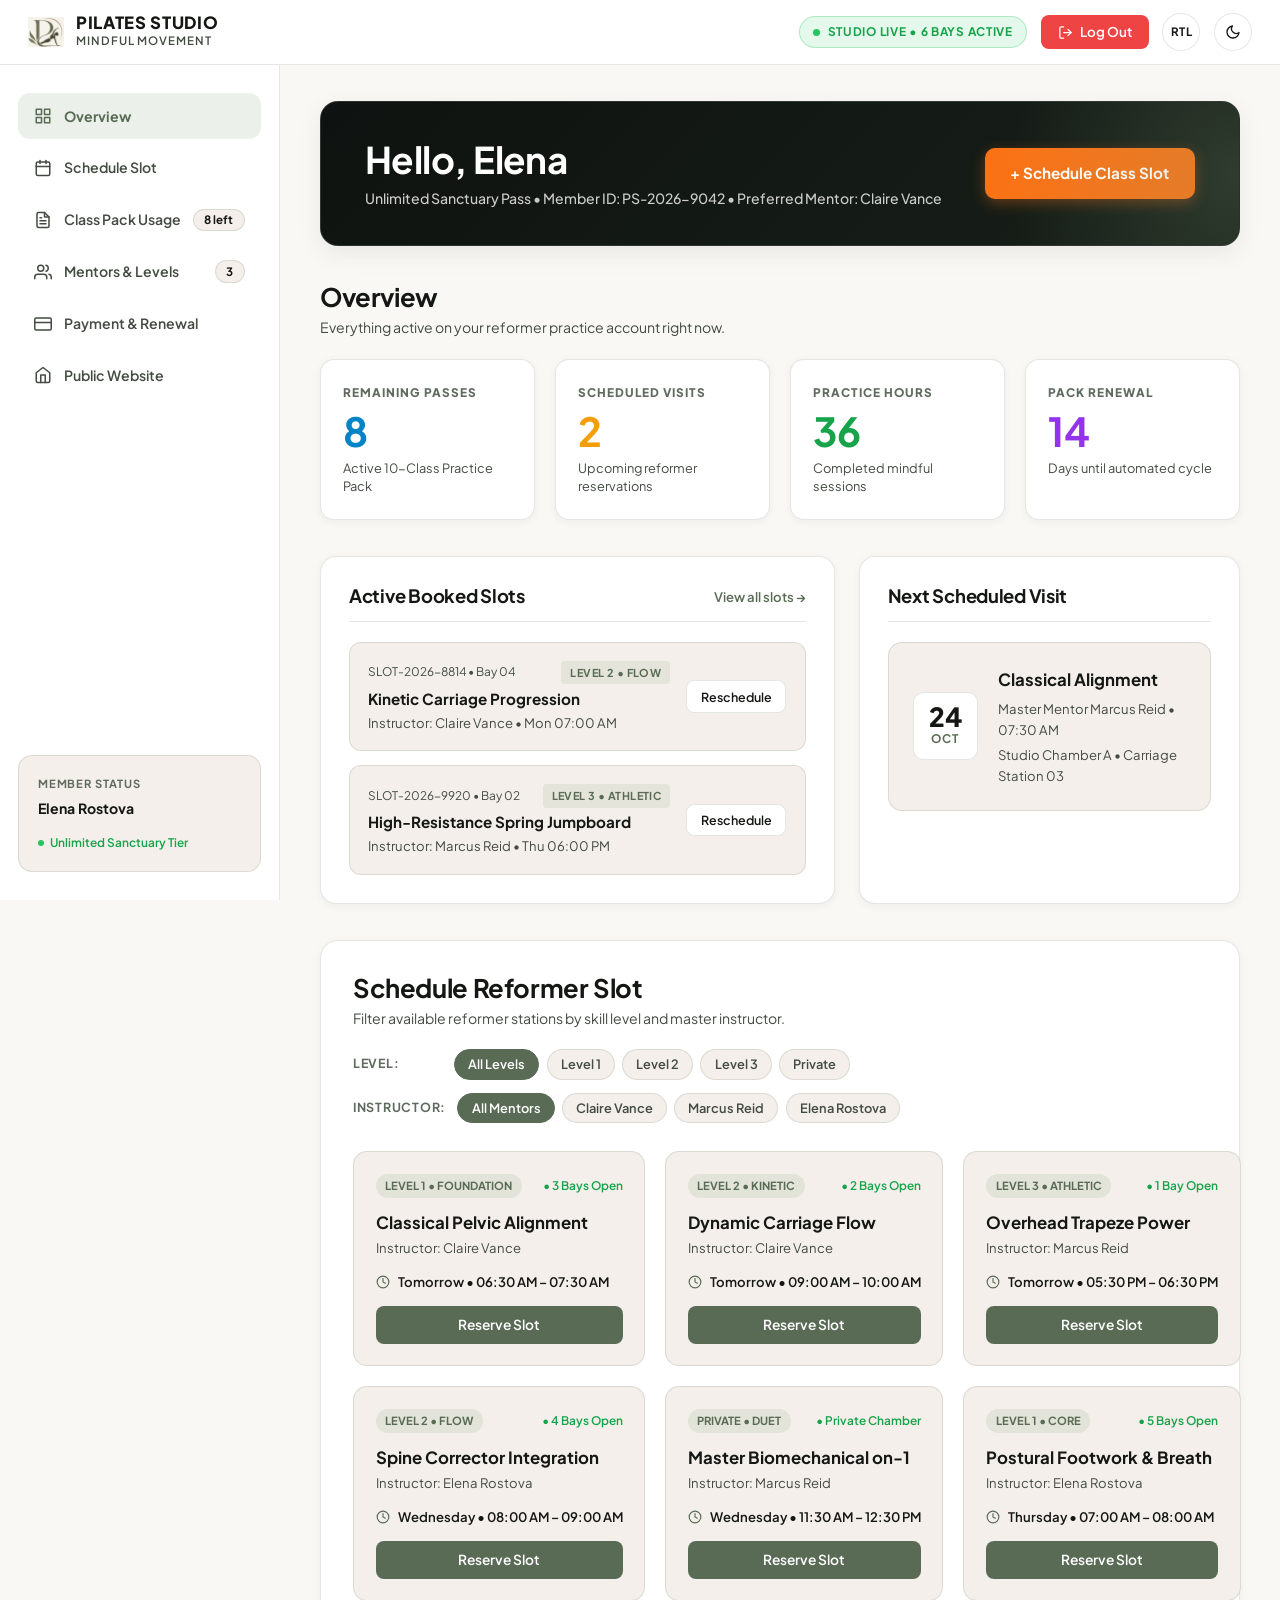
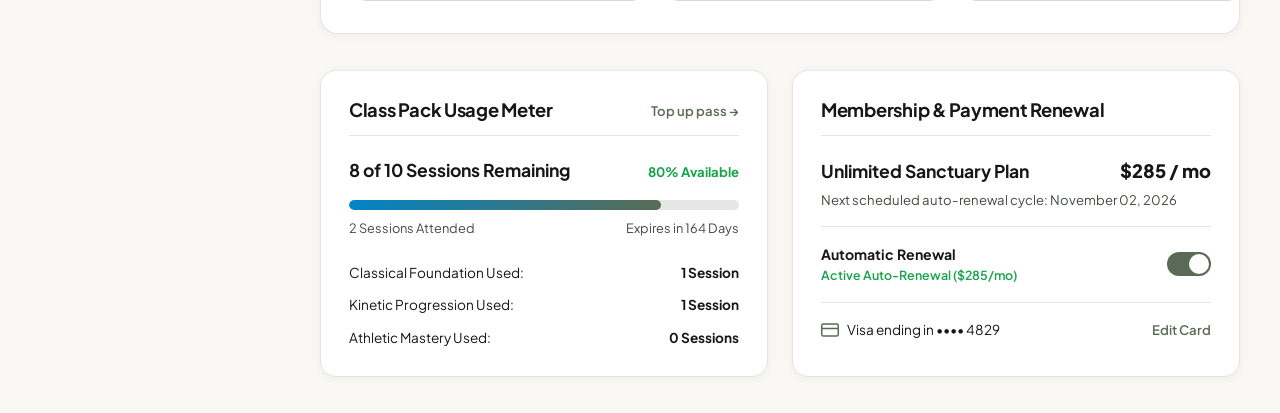
<file: dashboard.html>
<!DOCTYPE html>
<html lang="en" dir="ltr">

<head>
  <meta charset="UTF-8">
  <meta name="viewport" content="width=device-width, initial-scale=1.0">
  <title>Member Portal Dashboard — Pilates Studio</title>
  <meta name="description"
    content="Pilates Studio Member Portal. Book reformer slots by instructor and skill tier, track class pack usage meters, and manage subscription auto-renewal.">
  <link rel="icon" type="image/png" href="assets/images/icons/logo.png">

  <!-- External Stylesheets (Zero Inline CSS) -->
  <link rel="stylesheet" href="assets/css/style.css">
  <link rel="stylesheet" href="assets/css/responsive.css">
</head>

<body class="dashboard-page-body">

  <!-- =========================================================================
       1. Branded Preloader
       ========================================================================= -->
  <div id="page-preloader" aria-label="Loading Member Dashboard">
    <div class="loader-brand-wrapper">
      <div class="loader-logo-container">
        <div class="loader-ring"></div>
        <img src="assets/images/icons/logo.png" alt="Pilates Studio Logo" class="loader-logo-img">
      </div>
      <h2 class="loader-title">Pilates Studio</h2>
      <p class="loader-sub">Member Portal &bull; Practice Dashboard</p>
    </div>
  </div>

  <!-- =========================================================================
       2. Sticky Top Navigation Bar (Directly Matching Reference UI)
       ========================================================================= -->
  <header class="dash-topbar" id="dash-topbar">
    <div class="dash-topbar-left">
      <!-- Brand Logo + Portal Name -->
      <a href="index.html" class="dash-brand-link" aria-label="Pilates Studio Home">
        <img src="assets/images/icons/logo.png" alt="Pilates Studio Logo" class="dash-brand-logo">
        <div class="dash-brand-text">
          <span class="dash-brand-title">Pilates Studio</span>
          <span class="dash-brand-sub">Mindful Movement</span>
        </div>
      </a>
    </div>

    <div class="dash-topbar-right">
      <!-- Live Status Badge (Green dot from Reference Image) -->
      <div class="dash-status-badge">
        <span class="dash-status-dot"></span>
        <span>Studio Live &bull; 6 Bays Active</span>
      </div>

      <!-- Log Out Button (Red pill from Reference Image) -->
      <a href="login.html" class="dash-logout-btn" aria-label="Log out of member portal">
        <svg viewBox="0 0 24 24" fill="none" stroke="currentColor" stroke-width="2" stroke-linecap="round"
          stroke-linejoin="round" aria-hidden="true">
          <path d="M9 21H5a2 2 0 0 1-2-2V5a2 2 0 0 1 2-2h4"></path>
          <polyline points="16 17 21 12 16 7"></polyline>
          <line x1="21" y1="12" x2="9" y2="12"></line>
        </svg>
        <span>Log Out</span>
      </a>

      <!-- RTL Toggle -->
      <button type="button" class="action-icon-btn rtl-toggle-btn" aria-label="Switch text direction">
        <span class="rtl-label">RTL</span>
      </button>

      <!-- Dark / Light Theme Toggle -->
      <button type="button" class="action-icon-btn theme-toggle-btn" aria-label="Switch color theme">
        <svg class="theme-icon-sun" viewBox="0 0 24 24" fill="none" stroke="currentColor" stroke-width="2"
          stroke-linecap="round" stroke-linejoin="round" aria-hidden="true">
          <circle cx="12" cy="12" r="5"></circle>
          <line x1="12" y1="1" x2="12" y2="3"></line>
          <line x1="12" y1="21" x2="12" y2="23"></line>
          <line x1="4.22" y1="4.22" x2="5.64" y2="5.64"></line>
          <line x1="18.36" y1="18.36" x2="19.78" y2="19.78"></line>
          <line x1="1" y1="12" x2="3" y2="12"></line>
          <line x1="21" y1="12" x2="23" y2="12"></line>
          <line x1="4.22" y1="19.78" x2="5.64" y2="18.36"></line>
          <line x1="18.36" y1="5.64" x2="19.78" y2="4.22"></line>
        </svg>
        <svg class="theme-icon-moon" viewBox="0 0 24 24" fill="none" stroke="currentColor" stroke-width="2"
          stroke-linecap="round" stroke-linejoin="round" aria-hidden="true">
          <path d="M21 12.79A9 9 0 1 1 11.21 3 7 7 0 0 0 21 12.79z"></path>
        </svg>
      </button>

      <!-- Mobile Sidebar Toggle (Placed on Right) -->
      <button type="button" class="action-icon-btn dash-mobile-sidebar-toggle" id="dash-sidebar-toggle"
        aria-label="Toggle navigation sidebar">
        <svg viewBox="0 0 24 24" fill="none" stroke="currentColor" stroke-width="2" stroke-linecap="round"
          stroke-linejoin="round" aria-hidden="true">
          <line x1="3" y1="12" x2="21" y2="12"></line>
          <line x1="3" y1="6" x2="21" y2="6"></line>
          <line x1="3" y1="18" x2="21" y2="18"></line>
        </svg>
      </button>
    </div>
  </header>

  <!-- Mobile Sidebar Backdrop -->
  <div class="mobile-menu-backdrop" id="dash-sidebar-backdrop"></div>

  <!-- =========================================================================
       3. Main App Grid Layout (Sidebar + Content Shell)
       ========================================================================= -->
  <div class="dash-layout-container">

    <!-- Left Sidebar (Directly Matching Reference UI) -->
    <aside class="dash-sidebar" id="dash-sidebar" aria-label="Member Navigation Sidebar">
      <!-- Mobile Drawer Header -->
      <div class="dash-sidebar-drawer-header">
        <div class="dash-sidebar-brand-summary">
          <img src="assets/images/icons/logo.png" alt="Pilates Studio Logo" class="dash-sidebar-logo-img">
          <div>
            <span class="dash-brand-title">Pilates Studio</span>
            <span class="dash-brand-sub">Client Portal</span>
          </div>
        </div>
        <button type="button" class="dash-sidebar-close-btn" id="dash-sidebar-close" aria-label="Close navigation menu">
          <svg viewBox="0 0 24 24" fill="none" stroke="currentColor" stroke-width="2" stroke-linecap="round"
            stroke-linejoin="round" aria-hidden="true">
            <line x1="18" y1="6" x2="6" y2="18"></line>
            <line x1="6" y1="6" x2="18" y2="18"></line>
          </svg>
        </button>
      </div>

      <!-- Mobile Drawer Preferences & Status -->
      <div class="dash-sidebar-mobile-controls">
        <div class="dash-sidebar-pref-row">
          <span class="dash-pref-label">Preferences</span>
          <div class="dash-pref-actions">
            <button type="button" class="dash-pref-pill rtl-toggle-btn" aria-label="Switch text direction">
              <svg viewBox="0 0 24 24" fill="none" stroke="currentColor" stroke-width="2" stroke-linecap="round"
                stroke-linejoin="round" style="width: 13px; height: 13px;" aria-hidden="true">
                <polyline points="16 3 21 3 21 8"></polyline>
                <line x1="4" y1="20" x2="21" y2="3"></line>
                <polyline points="21 16 21 21 16 21"></polyline>
                <line x1="15" y1="15" x2="21" y2="21"></line>
                <line x1="4" y1="4" x2="9" y2="9"></line>
              </svg>
              <span class="rtl-label">RTL</span>
            </button>
            <button type="button" class="dash-pref-pill theme-toggle-btn" aria-label="Switch color theme">
              <svg class="theme-icon-sun" viewBox="0 0 24 24" fill="none" stroke="currentColor" stroke-width="2"
                stroke-linecap="round" stroke-linejoin="round" style="width: 13px; height: 13px;" aria-hidden="true">
                <circle cx="12" cy="12" r="5"></circle>
                <line x1="12" y1="1" x2="12" y2="3"></line>
                <line x1="12" y1="21" x2="12" y2="23"></line>
                <line x1="4.22" y1="4.22" x2="5.64" y2="5.64"></line>
                <line x1="18.36" y1="18.36" x2="19.78" y2="19.78"></line>
                <line x1="1" y1="12" x2="3" y2="12"></line>
                <line x1="21" y1="12" x2="23" y2="12"></line>
                <line x1="4.22" y1="19.78" x2="5.64" y2="18.36"></line>
                <line x1="18.36" y1="5.64" x2="19.78" y2="4.22"></line>
              </svg>
              <svg class="theme-icon-moon" viewBox="0 0 24 24" fill="none" stroke="currentColor" stroke-width="2"
                stroke-linecap="round" stroke-linejoin="round" style="width: 13px; height: 13px;" aria-hidden="true">
                <path d="M21 12.79A9 9 0 1 1 11.21 3 7 7 0 0 0 21 12.79z"></path>
              </svg>
              <span class="theme-text-label">Theme</span>
            </button>
          </div>
        </div>

        <div class="dash-status-badge">
          <span class="dash-status-dot"></span>
          <span>Studio Live &bull; 6 Bays Active</span>
        </div>
      </div>

      <div class="dash-nav-group">
        <!-- 1. Overview (Active Tab) -->
        <a href="#overview-section" class="dash-nav-item active">
          <div class="dash-nav-item-left">
            <svg viewBox="0 0 24 24" fill="none" stroke="currentColor" stroke-width="2" stroke-linecap="round"
              stroke-linejoin="round" aria-hidden="true">
              <rect x="3" y="3" width="7" height="7"></rect>
              <rect x="14" y="3" width="7" height="7"></rect>
              <rect x="14" y="14" width="7" height="7"></rect>
              <rect x="3" y="14" width="7" height="7"></rect>
            </svg>
            <span>Overview</span>
          </div>
        </a>

        <!-- 2. Book Class Slot -->
        <a href="#booking-matrix" class="dash-nav-item">
          <div class="dash-nav-item-left">
            <svg viewBox="0 0 24 24" fill="none" stroke="currentColor" stroke-width="2" stroke-linecap="round"
              stroke-linejoin="round" aria-hidden="true">
              <rect x="3" y="4" width="18" height="18" rx="2" ry="2"></rect>
              <line x1="16" y1="2" x2="16" y2="6"></line>
              <line x1="8" y1="2" x2="8" y2="6"></line>
              <line x1="3" y1="10" x2="21" y2="10"></line>
            </svg>
            <span>Schedule Slot</span>
          </div>
        </a>

        <!-- 3. Class Pack Usage -->
        <a href="#pack-usage" class="dash-nav-item">
          <div class="dash-nav-item-left">
            <svg viewBox="0 0 24 24" fill="none" stroke="currentColor" stroke-width="2" stroke-linecap="round"
              stroke-linejoin="round" aria-hidden="true">
              <path d="M14 2H6a2 2 0 0 0-2 2v16a2 2 0 0 0 2 2h12a2 2 0 0 0 2-2V8z"></path>
              <polyline points="14 2 14 8 20 8"></polyline>
              <line x1="16" y1="13" x2="8" y2="13"></line>
              <line x1="16" y1="17" x2="8" y2="17"></line>
              <polyline points="10 9 9 9 8 9"></polyline>
            </svg>
            <span>Class Pack Usage</span>
          </div>
          <span class="dash-badge">8 left</span>
        </a>

        <!-- 4. Instructors & Levels -->
        <a href="#active-slots" class="dash-nav-item">
          <div class="dash-nav-item-left">
            <svg viewBox="0 0 24 24" fill="none" stroke="currentColor" stroke-width="2" stroke-linecap="round"
              stroke-linejoin="round" aria-hidden="true">
              <path d="M17 21v-2a4 4 0 0 0-4-4H5a4 4 0 0 0-4 4v2"></path>
              <circle cx="9" cy="7" r="4"></circle>
              <path d="M23 21v-2a4 4 0 0 0-3-3.87"></path>
              <path d="M16 3.13a4 4 0 0 1 0 7.75"></path>
            </svg>
            <span>Mentors & Levels</span>
          </div>
          <span class="dash-badge">3</span>
        </a>

        <!-- 5. Payment & Renewal -->
        <a href="#membership-renewal" class="dash-nav-item">
          <div class="dash-nav-item-left">
            <svg viewBox="0 0 24 24" fill="none" stroke="currentColor" stroke-width="2" stroke-linecap="round"
              stroke-linejoin="round" aria-hidden="true">
              <rect x="1" y="4" width="22" height="16" rx="2" ry="2"></rect>
              <line x1="1" y1="10" x2="23" y2="10"></line>
            </svg>
            <span>Payment & Renewal</span>
          </div>
        </a>

        <!-- 6. Public Website -->
        <a href="index.html" class="dash-nav-item">
          <div class="dash-nav-item-left">
            <svg viewBox="0 0 24 24" fill="none" stroke="currentColor" stroke-width="2" stroke-linecap="round"
              stroke-linejoin="round" aria-hidden="true">
              <path d="M3 9l9-7 9 7v11a2 2 0 0 1-2 2H5a2 2 0 0 1-2-2z"></path>
              <polyline points="9 22 9 12 15 12 15 22"></polyline>
            </svg>
            <span>Public Website</span>
          </div>
        </a>
      </div>

      <!-- Bottom Member Status Card (Matching Reference UI) -->
      <div class="dash-sidebar-bottom-card">
        <div class="dash-facility-label">MEMBER STATUS</div>
        <div class="dash-facility-name">Elena Rostova</div>
        <div class="dash-facility-status">
          <span class="dash-facility-dot"></span>
          <span>Unlimited Sanctuary Tier</span>
        </div>
      </div>

      <!-- Sidebar Logout Action (Visible on Mobile Menu) -->
      <a href="login.html" class="dash-sidebar-logout-btn" aria-label="Log out of member portal">
        <svg viewBox="0 0 24 24" fill="none" stroke="currentColor" stroke-width="2" stroke-linecap="round"
          stroke-linejoin="round" aria-hidden="true">
          <path d="M9 21H5a2 2 0 0 1-2-2V5a2 2 0 0 1 2-2h4"></path>
          <polyline points="16 17 21 12 16 7"></polyline>
          <line x1="21" y1="12" x2="9" y2="12"></line>
        </svg>
        <span>Log Out</span>
      </a>
    </aside>

    <!-- Main Content Area (Directly Matching Reference UI) -->
    <main class="dash-main-content" id="overview-section">

      <!-- =====================================================================
           1. Hello Greeting Banner (Matching Reference Image)
           ===================================================================== -->
      <section class="dash-banner" aria-label="Welcome Banner">
        <div>
          <h1 class="dash-banner-title">Hello, Elena</h1>
          <p class="dash-banner-meta">
            Unlimited Sanctuary Pass &bull; Member ID: PS-2026-9042 &bull; Preferred Mentor: Claire Vance
          </p>
        </div>
        <a href="#booking-matrix" class="dash-banner-cta">
          <span>+ Schedule Class Slot</span>
        </a>
      </section>

      <!-- =====================================================================
           2. Overview Section Header & 4 Even KPI Metric Cards (Matching Reference)
           ===================================================================== -->
      <section aria-labelledby="overview-heading">
        <div class="dash-section-header">
          <h2 class="dash-section-title" id="overview-heading">Overview</h2>
          <p class="dash-section-sub">Everything active on your reformer practice account right now.</p>
        </div>

        <div class="dash-kpi-grid">
          <!-- Metric 1: Remaining Passes (Blue) -->
          <div class="dash-kpi-card">
            <span class="dash-kpi-label">REMAINING PASSES</span>
            <span class="dash-kpi-number">8</span>
            <span class="dash-kpi-subtext">Active 10-Class Practice Pack</span>
          </div>

          <!-- Metric 2: Scheduled Visits (Amber) -->
          <div class="dash-kpi-card">
            <span class="dash-kpi-label">SCHEDULED VISITS</span>
            <span class="dash-kpi-number">2</span>
            <span class="dash-kpi-subtext">Upcoming reformer reservations</span>
          </div>

          <!-- Metric 3: Practice Hours (Green) -->
          <div class="dash-kpi-card">
            <span class="dash-kpi-label">PRACTICE HOURS</span>
            <span class="dash-kpi-number">36</span>
            <span class="dash-kpi-subtext">Completed mindful sessions</span>
          </div>

          <!-- Metric 4: Renewal Countdown (Purple) -->
          <div class="dash-kpi-card">
            <span class="dash-kpi-label">PACK RENEWAL</span>
            <span class="dash-kpi-number">14</span>
            <span class="dash-kpi-subtext">Days until automated cycle</span>
          </div>
        </div>
      </section>

      <!-- =====================================================================
           3. Active Service Slots & Next Scheduled Visit (2-Col Grid from Reference)
           ===================================================================== -->
      <section class="dash-split-grid" id="active-slots" aria-label="Active Class Slots and Next Visit">
        <!-- Left: Active Booked Slots -->
        <div class="dash-card">
          <div class="dash-card-header">
            <h3 class="dash-card-title">Active Booked Slots</h3>
            <a href="#booking-matrix" class="dash-card-link">View all slots &rarr;</a>
          </div>

          <div class="dash-slot-list">
            <!-- Slot 1 -->
            <div class="dash-slot-item">
              <div class="dash-slot-info-group">
                <div class="dash-slot-meta-top">
                  <span>SLOT-2026-8814 &bull; Bay 04</span>
                  <span class="dash-slot-tag">LEVEL 2 &bull; FLOW</span>
                </div>
                <div class="dash-slot-name">Kinetic Carriage Progression</div>
                <div class="dash-slot-instructor">Instructor: Claire Vance &bull; Mon 07:00&nbsp;AM</div>
              </div>
              <button type="button" class="dash-slot-action-btn">Reschedule</button>
            </div>

            <!-- Slot 2 -->
            <div class="dash-slot-item">
              <div class="dash-slot-info-group">
                <div class="dash-slot-meta-top">
                  <span>SLOT-2026-9920 &bull; Bay 02</span>
                  <span class="dash-slot-tag">LEVEL 3 &bull; ATHLETIC</span>
                </div>
                <div class="dash-slot-name">High-Resistance Spring Jumpboard</div>
                <div class="dash-slot-instructor">Instructor: Marcus Reid &bull; Thu 06:00&nbsp;PM</div>
              </div>
              <button type="button" class="dash-slot-action-btn">Reschedule</button>
            </div>
          </div>
        </div>

        <!-- Right: Next Scheduled Visit (Matching Reference Date Tile) -->
        <div class="dash-card">
          <div class="dash-card-header">
            <h3 class="dash-card-title">Next Scheduled Visit</h3>
          </div>

          <div class="dash-next-visit-box">
            <!-- Date Badge -->
            <div class="dash-date-badge">
              <div class="dash-date-day">24</div>
              <div class="dash-date-month">OCT</div>
            </div>

            <!-- Visit Details -->
            <div class="dash-visit-details">
              <div class="dash-visit-title">Classical Alignment</div>
              <div class="dash-visit-sub">Master Mentor Marcus Reid &bull; 07:30 AM</div>
              <div class="dash-visit-sub">Studio Chamber A &bull; Carriage Station 03</div>
            </div>
          </div>
        </div>
      </section>

      <!-- =====================================================================
           4. Interactive Class Slot Booking Matrix (By Instructor & Level)
           ===================================================================== -->
      <section class="dash-booking-section" id="booking-matrix" aria-label="Reserve Class Slots">
        <div class="dash-section-header">
          <h2 class="dash-section-title">Schedule Reformer Slot</h2>
          <p class="dash-section-sub">Filter available reformer stations by skill level and master instructor.</p>
        </div>

        <!-- Filter Bar -->
        <div class="booking-filter-wrapper">
          <!-- Level Filter Group -->
          <div class="booking-filter-group">
            <span class="booking-filter-label">Level:</span>
            <button type="button" class="filter-pill-btn active" data-filter-group="level" data-filter-value="all">All
              Levels</button>
            <button type="button" class="filter-pill-btn" data-filter-group="level" data-filter-value="level-1">Level
              1</button>
            <button type="button" class="filter-pill-btn" data-filter-group="level" data-filter-value="level-2">Level
              2</button>
            <button type="button" class="filter-pill-btn" data-filter-group="level" data-filter-value="level-3">Level
              3</button>
            <button type="button" class="filter-pill-btn" data-filter-group="level"
              data-filter-value="private">Private</button>
          </div>

          <!-- Instructor Filter Group -->
          <div class="booking-filter-group">
            <span class="booking-filter-label">Instructor:</span>
            <button type="button" class="filter-pill-btn active" data-filter-group="instructor"
              data-filter-value="all">All Mentors</button>
            <button type="button" class="filter-pill-btn" data-filter-group="instructor"
              data-filter-value="claire">Claire Vance</button>
            <button type="button" class="filter-pill-btn" data-filter-group="instructor"
              data-filter-value="marcus">Marcus Reid</button>
            <button type="button" class="filter-pill-btn" data-filter-group="instructor" data-filter-value="elena">Elena
              Rostova</button>
          </div>
        </div>

        <!-- Slot Cards Grid -->
        <div class="slot-cards-grid">
          <!-- Slot 1 -->
          <div class="slot-booking-card" data-level="level-1" data-instructor="claire">
            <div class="slot-header">
              <span class="slot-level-badge">Level 1 &bull; Foundation</span>
              <span class="slot-spots-left">&bull; 3 Bays Open</span>
            </div>
            <div>
              <div class="slot-class-name">Classical Pelvic Alignment</div>
              <div class="slot-instructor-name">Instructor: Claire Vance</div>
            </div>
            <div class="slot-time-row">
              <svg viewBox="0 0 24 24" fill="none" stroke="currentColor" stroke-width="2" stroke-linecap="round"
                stroke-linejoin="round" aria-hidden="true">
                <circle cx="12" cy="12" r="10"></circle>
                <polyline points="12 6 12 12 16 14"></polyline>
              </svg>
              <span>Tomorrow &bull; 06:30&nbsp;AM – 07:30&nbsp;AM</span>
            </div>
            <button type="button" class="slot-reserve-btn" aria-label="Reserve slot for Classical Pelvic Alignment">
              <span>Reserve Slot</span>
            </button>
          </div>

          <!-- Slot 2 -->
          <div class="slot-booking-card" data-level="level-2" data-instructor="claire">
            <div class="slot-header">
              <span class="slot-level-badge">Level 2 &bull; Kinetic</span>
              <span class="slot-spots-left">&bull; 2 Bays Open</span>
            </div>
            <div>
              <div class="slot-class-name">Dynamic Carriage Flow</div>
              <div class="slot-instructor-name">Instructor: Claire Vance</div>
            </div>
            <div class="slot-time-row">
              <svg viewBox="0 0 24 24" fill="none" stroke="currentColor" stroke-width="2" stroke-linecap="round"
                stroke-linejoin="round" aria-hidden="true">
                <circle cx="12" cy="12" r="10"></circle>
                <polyline points="12 6 12 12 16 14"></polyline>
              </svg>
              <span>Tomorrow &bull; 09:00&nbsp;AM – 10:00&nbsp;AM</span>
            </div>
            <button type="button" class="slot-reserve-btn" aria-label="Reserve slot for Dynamic Carriage Flow">
              <span>Reserve Slot</span>
            </button>
          </div>

          <!-- Slot 3 -->
          <div class="slot-booking-card" data-level="level-3" data-instructor="marcus">
            <div class="slot-header">
              <span class="slot-level-badge">Level 3 &bull; Athletic</span>
              <span class="slot-spots-left">&bull; 1 Bay Open</span>
            </div>
            <div>
              <div class="slot-class-name">Overhead Trapeze Power</div>
              <div class="slot-instructor-name">Instructor: Marcus Reid</div>
            </div>
            <div class="slot-time-row">
              <svg viewBox="0 0 24 24" fill="none" stroke="currentColor" stroke-width="2" stroke-linecap="round"
                stroke-linejoin="round" aria-hidden="true">
                <circle cx="12" cy="12" r="10"></circle>
                <polyline points="12 6 12 12 16 14"></polyline>
              </svg>
              <span>Tomorrow &bull; 05:30&nbsp;PM – 06:30&nbsp;PM</span>
            </div>
            <button type="button" class="slot-reserve-btn" aria-label="Reserve slot for Overhead Trapeze Power">
              <span>Reserve Slot</span>
            </button>
          </div>

          <!-- Slot 4 -->
          <div class="slot-booking-card" data-level="level-2" data-instructor="elena">
            <div class="slot-header">
              <span class="slot-level-badge">Level 2 &bull; Flow</span>
              <span class="slot-spots-left">&bull; 4 Bays Open</span>
            </div>
            <div>
              <div class="slot-class-name">Spine Corrector Integration</div>
              <div class="slot-instructor-name">Instructor: Elena Rostova</div>
            </div>
            <div class="slot-time-row">
              <svg viewBox="0 0 24 24" fill="none" stroke="currentColor" stroke-width="2" stroke-linecap="round"
                stroke-linejoin="round" aria-hidden="true">
                <circle cx="12" cy="12" r="10"></circle>
                <polyline points="12 6 12 12 16 14"></polyline>
              </svg>
              <span>Wednesday &bull; 08:00&nbsp;AM – 09:00&nbsp;AM</span>
            </div>
            <button type="button" class="slot-reserve-btn" aria-label="Reserve slot for Spine Corrector Integration">
              <span>Reserve Slot</span>
            </button>
          </div>

          <!-- Slot 5 -->
          <div class="slot-booking-card" data-level="private" data-instructor="marcus">
            <div class="slot-header">
              <span class="slot-level-badge">Private &bull; Duet</span>
              <span class="slot-spots-left">&bull; Private Chamber</span>
            </div>
            <div>
              <div class="slot-class-name">Master Biomechanical on-1</div>
              <div class="slot-instructor-name">Instructor: Marcus Reid</div>
            </div>
            <div class="slot-time-row">
              <svg viewBox="0 0 24 24" fill="none" stroke="currentColor" stroke-width="2" stroke-linecap="round"
                stroke-linejoin="round" aria-hidden="true">
                <circle cx="12" cy="12" r="10"></circle>
                <polyline points="12 6 12 12 16 14"></polyline>
              </svg>
              <span>Wednesday &bull; 11:30&nbsp;AM – 12:30&nbsp;PM</span>
            </div>
            <button type="button" class="slot-reserve-btn" aria-label="Reserve private 1-on-1 slot">
              <span>Reserve Slot</span>
            </button>
          </div>

          <!-- Slot 6 -->
          <div class="slot-booking-card" data-level="level-1" data-instructor="elena">
            <div class="slot-header">
              <span class="slot-level-badge">Level 1 &bull; Core</span>
              <span class="slot-spots-left">&bull; 5 Bays Open</span>
            </div>
            <div>
              <div class="slot-class-name">Postural Footwork & Breath</div>
              <div class="slot-instructor-name">Instructor: Elena Rostova</div>
            </div>
            <div class="slot-time-row">
              <svg viewBox="0 0 24 24" fill="none" stroke="currentColor" stroke-width="2" stroke-linecap="round"
                stroke-linejoin="round" aria-hidden="true">
                <circle cx="12" cy="12" r="10"></circle>
                <polyline points="12 6 12 12 16 14"></polyline>
              </svg>
              <span>Thursday &bull; 07:00&nbsp;AM – 08:00&nbsp;AM</span>
            </div>
            <button type="button" class="slot-reserve-btn" aria-label="Reserve slot for Postural Footwork">
              <span>Reserve Slot</span>
            </button>
          </div>
        </div>
      </section>

      <!-- =====================================================================
           5. Class Pack Usage Progress & Membership Renewal (2-Col Grid)
           ===================================================================== -->
      <section class="dash-pack-renewal-grid" id="pack-usage" aria-label="Class Pack Usage and Renewal Management">
        <!-- Card 1: Pack Usage Progress Meter -->
        <div class="dash-card">
          <div class="dash-card-header">
            <h3 class="dash-card-title">Class Pack Usage Meter</h3>
            <a href="membership.html" class="dash-card-link">Top up pass &rarr;</a>
          </div>

          <div>
            <div class="pack-progress-header">
              <span class="pack-progress-title">8 of 10 Sessions Remaining</span>
              <span class="pack-progress-pct">80% Available</span>
            </div>

            <!-- Visual Progress Meter -->
            <div class="progress-track" role="progressbar" aria-valuenow="80" aria-valuemin="0" aria-valuemax="100">
              <div class="progress-fill progress-fill-80"></div>
            </div>

            <div class="progress-legend">
              <span>2 Sessions Attended</span>
              <span>Expires in 164 Days</span>
            </div>

            <div class="pack-breakdown-list">
              <div class="pack-breakdown-row">
                <span>Classical Foundation Used:</span>
                <strong>1 Session</strong>
              </div>
              <div class="pack-breakdown-row">
                <span>Kinetic Progression Used:</span>
                <strong>1 Session</strong>
              </div>
              <div class="pack-breakdown-row">
                <span>Athletic Mastery Used:</span>
                <strong>0 Sessions</strong>
              </div>
            </div>
          </div>
        </div>

        <!-- Card 2: Membership Auto-Renewal & Payment Management -->
        <div class="dash-card" id="membership-renewal">
          <div class="dash-card-header">
            <h3 class="dash-card-title">Membership & Payment Renewal</h3>
          </div>

          <div>
            <div class="renewal-plan-row">
              <span class="renewal-plan-title">Unlimited Sanctuary Plan</span>
              <span class="renewal-plan-price">$285 / mo</span>
            </div>
            <p class="renewal-plan-date">
              Next scheduled auto-renewal cycle: November 02, 2026
            </p>

            <!-- Auto-Renewal Toggle Switch (From Requirements) -->
            <div class="renewal-toggle-row">
              <div>
                <div class="renewal-title-bold">Automatic Renewal</div>
                <div id="renewal-status-text" class="renewal-status-label">Active Auto-Renewal ($285/mo)</div>
              </div>
              <label class="toggle-switch-label" for="renewal-checkbox">
                <input type="checkbox" id="renewal-checkbox" class="toggle-checkbox" checked>
                <span class="toggle-switch"></span>
              </label>
            </div>

            <!-- Card on File Info -->
            <div class="card-file-row">
              <div class="card-file-left">
                <svg viewBox="0 0 24 24" fill="none" stroke="currentColor" stroke-width="2" stroke-linecap="round"
                  stroke-linejoin="round" class="card-icon" aria-hidden="true">
                  <rect x="1" y="4" width="22" height="16" rx="2" ry="2"></rect>
                  <line x1="1" y1="10" x2="23" y2="10"></line>
                </svg>
                <span>Visa ending in &bull;&bull;&bull;&bull; 4829</span>
              </div>
              <button type="button" class="dash-card-link">Edit Card</button>
            </div>
          </div>
        </div>
      </section>

    </main>
  </div>

  <!-- External JavaScript (Zero Inline JS) -->
  <script src="assets/js/main.js"></script>
</body>

</html>
</file>
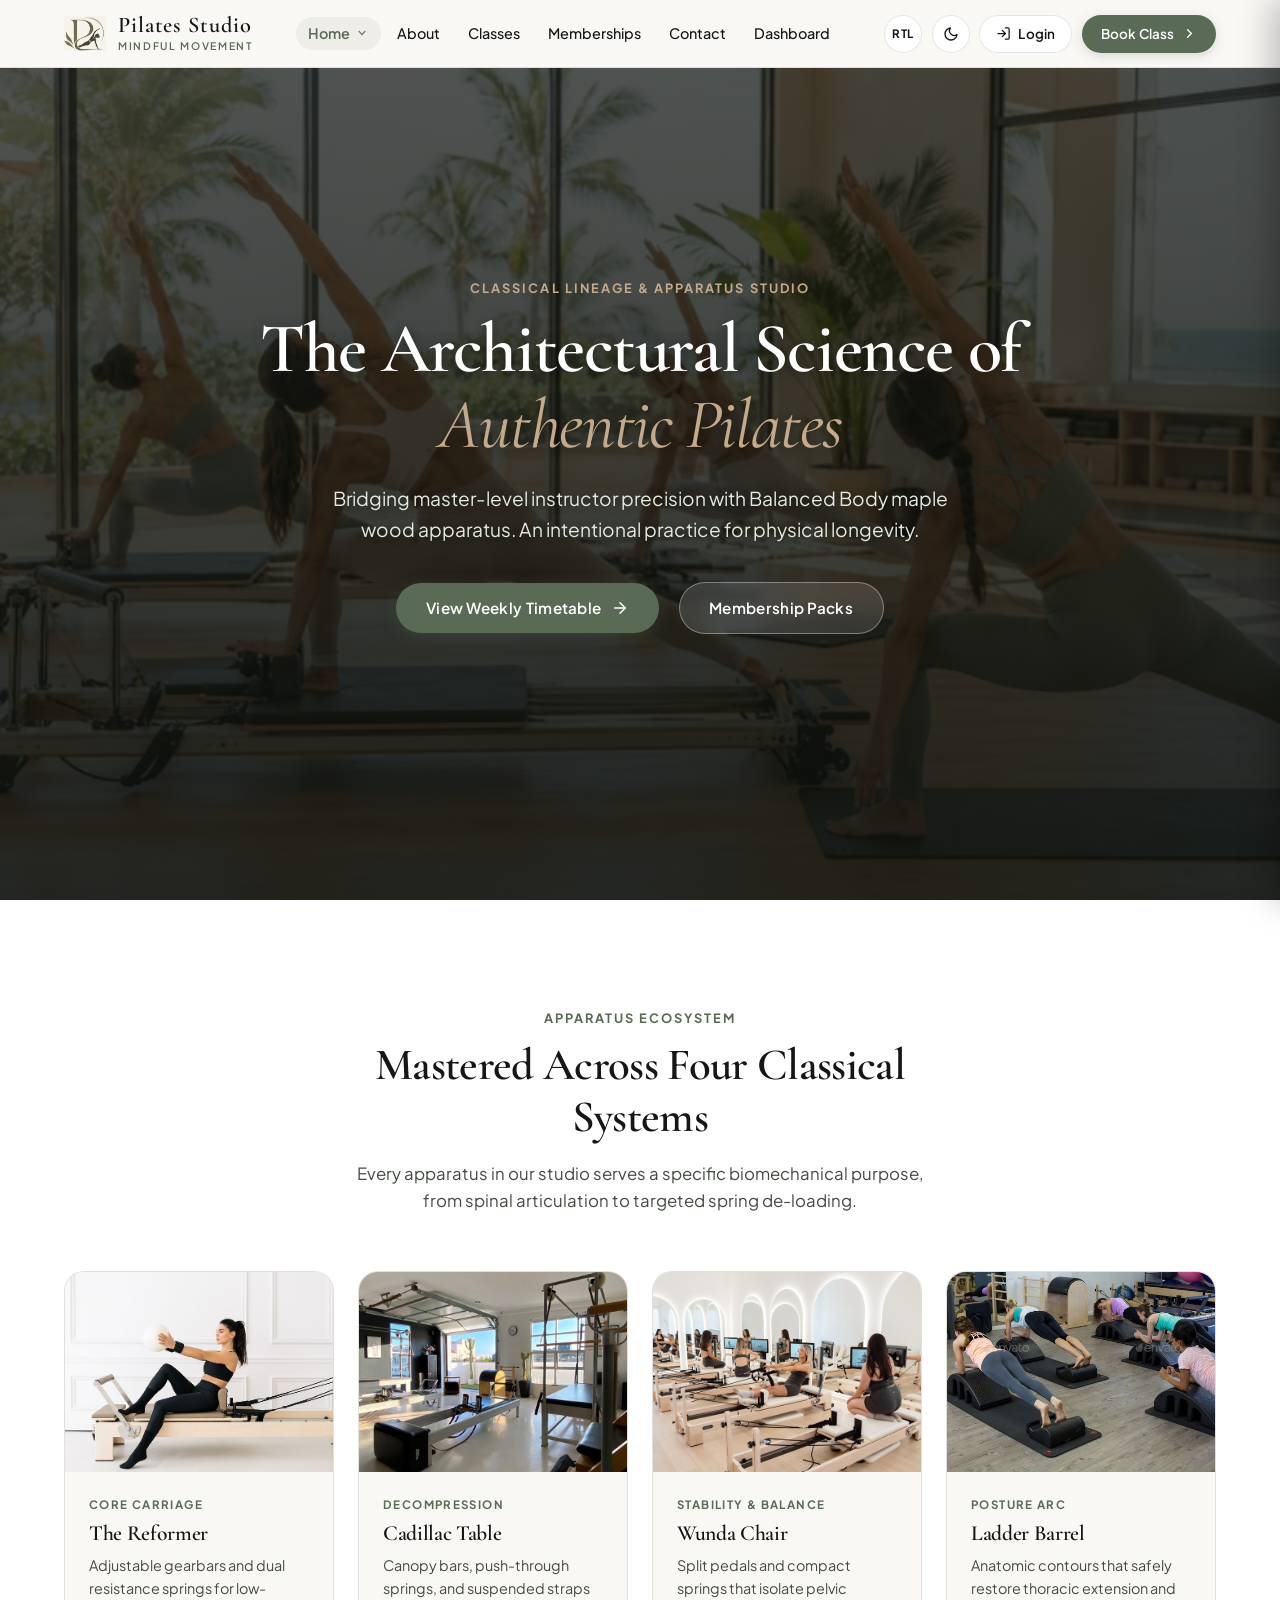
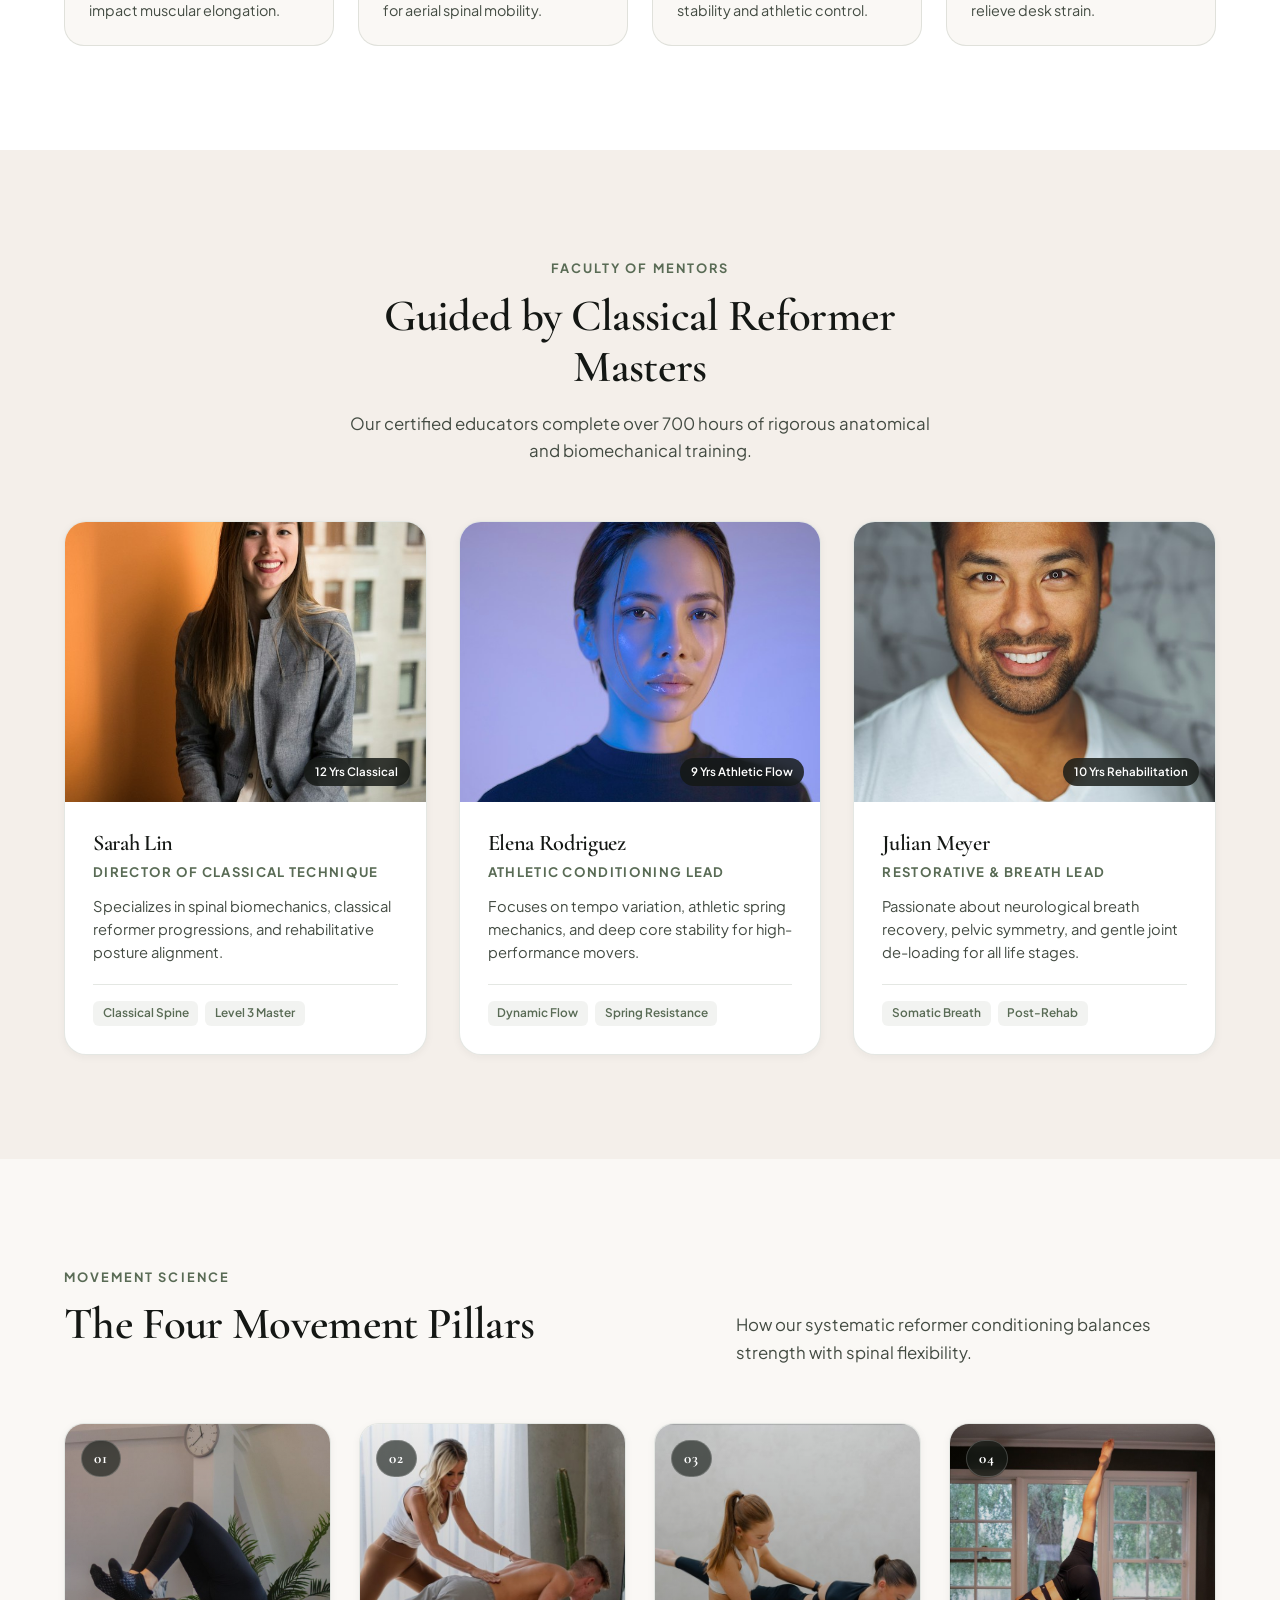
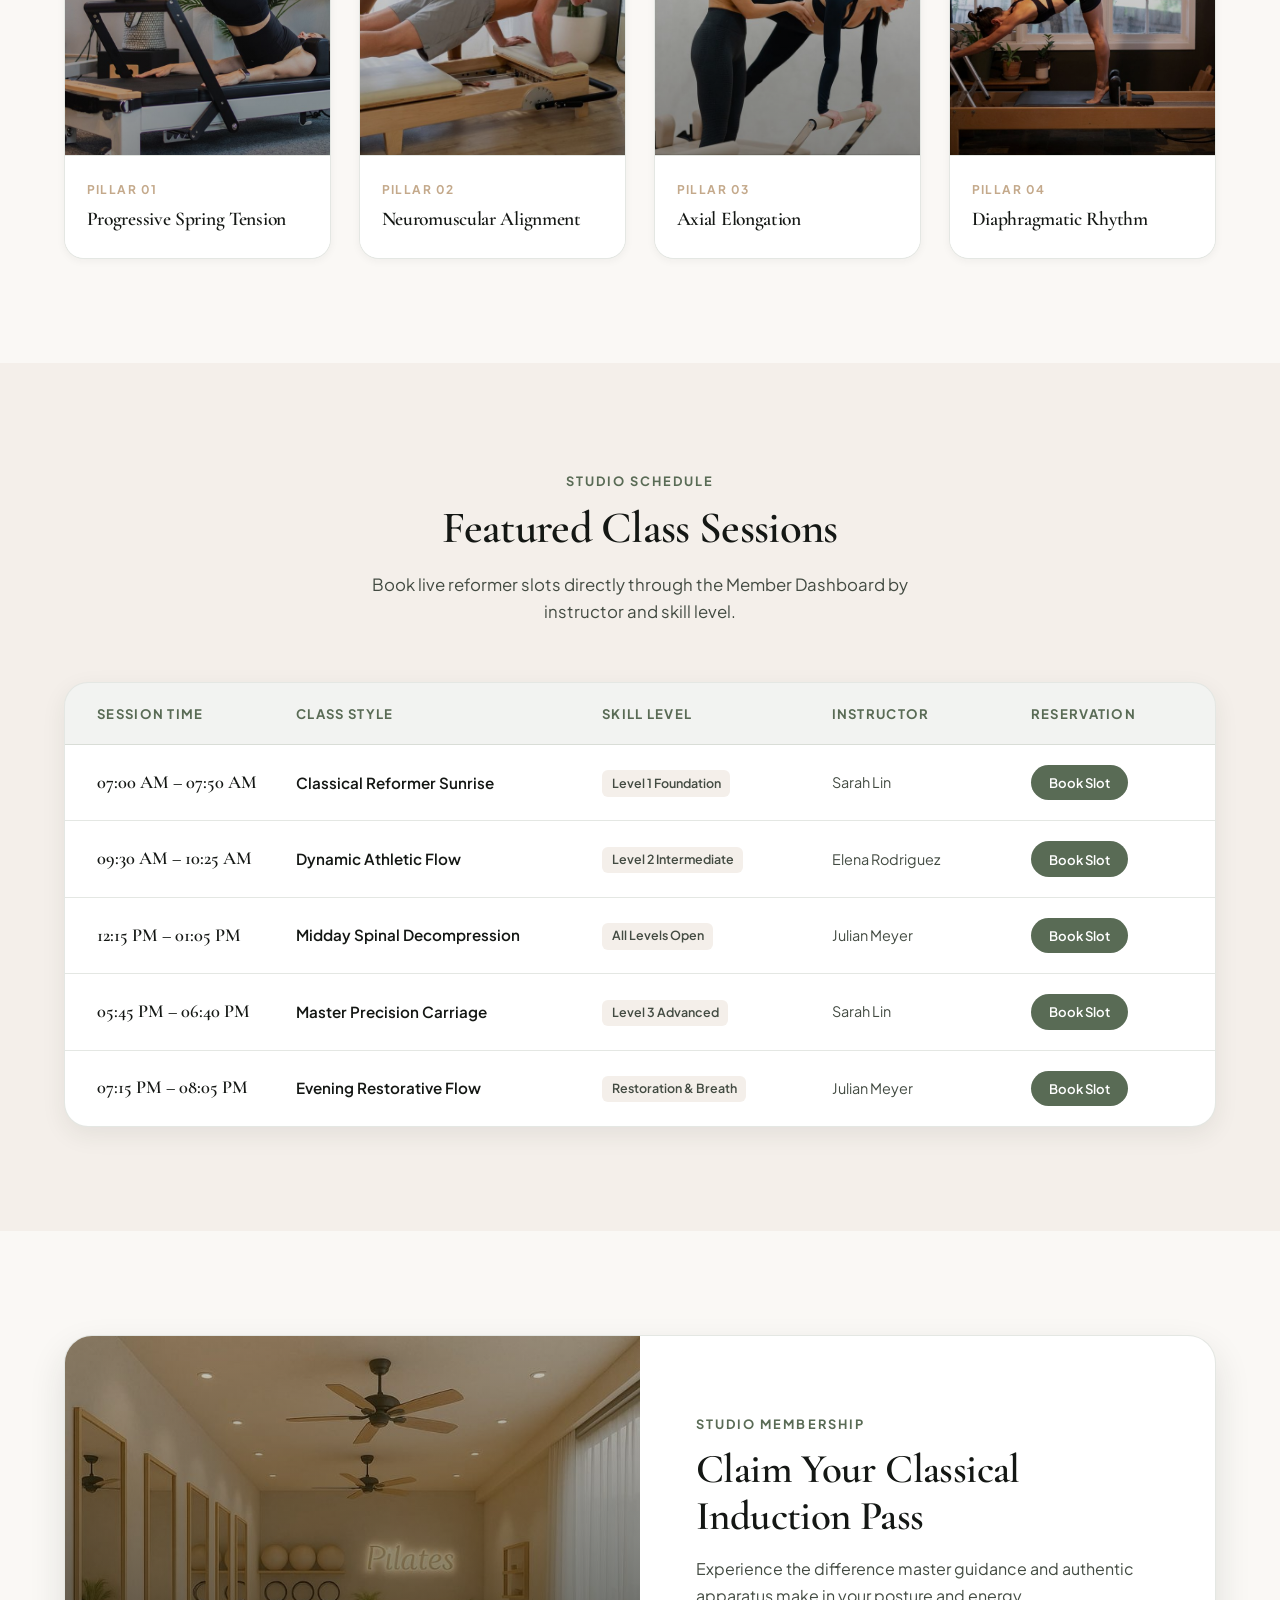
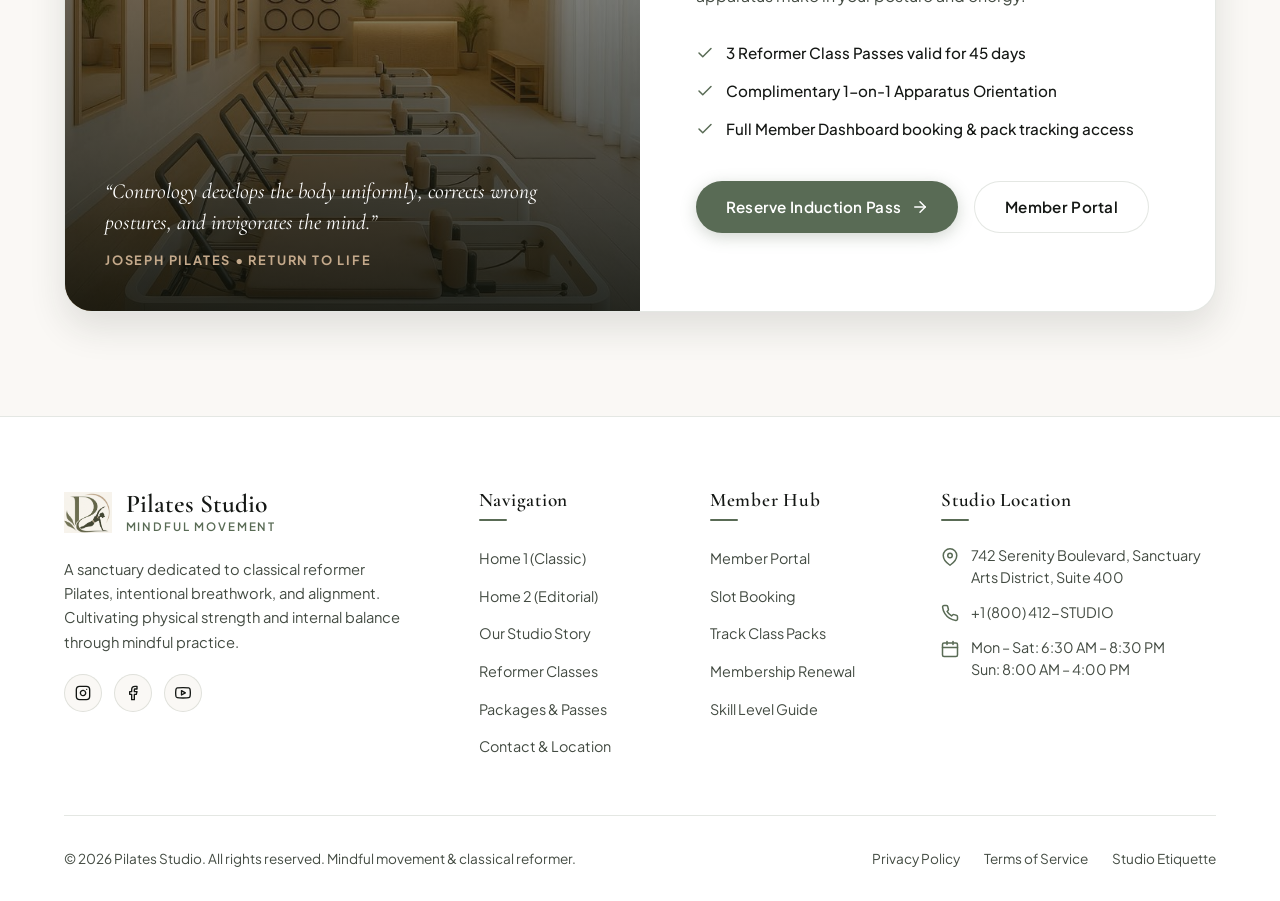
<file: home-2.html>
<!DOCTYPE html>
<html lang="en" dir="ltr">

<head>
  <meta charset="UTF-8">
  <meta name="viewport" content="width=device-width, initial-scale=1.0">
  <title>Pilates Studio — Classical Reformer Lineage & Master Instruction</title>
  <meta name="description"
    content="Discover classical Pilates apparatus, authentic master instruction, and refined movement science at Pilates Studio. Book your private or small-group slot.">
  <link rel="icon" type="image/png" href="assets/images/icons/logo.png">

  <!-- External Stylesheets (Zero Inline CSS) -->
  <link rel="stylesheet" href="assets/css/style.css">
  <link rel="stylesheet" href="assets/css/responsive.css">
</head>

<body>

  <!-- =========================================================================
       1. Branded Preloader
       ========================================================================= -->
  <div id="page-preloader" aria-label="Loading Pilates Studio">
    <div class="loader-brand-wrapper">
      <div class="loader-logo-container">
        <div class="loader-ring"></div>
        <img src="assets/images/icons/logo.png" alt="Pilates Studio Logo" class="loader-logo-img">
      </div>
      <h2 class="loader-title">Pilates Studio</h2>
      <p class="loader-sub">Classical Apparatus &bull; Master Lineage</p>
    </div>
  </div>

  <!-- =========================================================================
       2. Fixed Slim Single-Line Header (Unified 1200px Container)
       ========================================================================= -->
  <header class="site-header" id="site-header">
    <div class="header-container">
      <!-- Logo + Brand Title -->
      <a href="index.html" class="brand-link" aria-label="Pilates Studio Homepage">
        <img src="assets/images/icons/logo.png" alt="Pilates Studio Logo" class="brand-logo-img">
        <div class="brand-text-group">
          <span class="brand-name">Pilates Studio</span>
          <span class="brand-subtitle">Mindful Movement</span>
        </div>
      </a>

      <!-- Exactly 6 Desktop Primary Navigation Items (One Line) -->
      <nav class="desktop-nav" aria-label="Primary Desktop Navigation">
        <ul class="nav-list">
          <!-- 1. Home with Click-Only Dropdown (Home 2 Active) -->
          <li class="nav-item has-dropdown">
            <button type="button" class="nav-link dropdown-toggle active" aria-expanded="false" aria-haspopup="true">
              <span>Home</span>
              <svg class="dropdown-toggle-icon" viewBox="0 0 20 20" fill="currentColor" aria-hidden="true">
                <path fill-rule="evenodd"
                  d="M5.23 7.21a.75.75 0 011.06.02L10 11.168l3.71-3.938a.75.75 0 111.08 1.04l-4.25 4.5a.75.75 0 01-1.08 0l-4.25-4.5a.75.75 0 01.02-1.06z"
                  clip-rule="evenodd" />
              </svg>
            </button>
            <ul class="dropdown-menu" aria-label="Home Variations">
              <li>
                <a href="index.html" class="dropdown-link">
                  <span>Home 1</span>
                  <span class="dropdown-badge">Classic</span>
                </a>
              </li>
              <li>
                <a href="home-2.html" class="dropdown-link active">
                  <span>Home 2</span>
                  <span class="dropdown-badge">Editorial</span>
                </a>
              </li>
            </ul>
          </li>

          <!-- 2. About -->
          <li class="nav-item">
            <a href="about.html" class="nav-link">About</a>
          </li>

          <!-- 3. Classes -->
          <li class="nav-item">
            <a href="classes.html" class="nav-link">Classes</a>
          </li>

          <!-- 4. Memberships -->
          <li class="nav-item">
            <a href="membership.html" class="nav-link">Memberships</a>
          </li>

          

          <!-- 5. Contact (Directly Visible) -->
          <li class="nav-item">
            <a href="contact.html" class="nav-link">Contact</a>
          </li>

<!-- 6. Dashboard -->
          <li class="nav-item">
            <a href="dashboard.html" class="nav-link">Dashboard</a>
          </li>

        </ul>
      </nav>

      <!-- Header Action Controls: RTL, Dark Mode, Compact Login & Primary CTA -->
      <div class="header-actions">
        <!-- RTL/LTR Toggle -->
        <button type="button" class="action-icon-btn rtl-toggle-btn" aria-label="Switch text direction">
          <span class="rtl-label">RTL</span>
        </button>

        <!-- Dark Mode Toggle (#000000 Strict Base) -->
        <button type="button" class="action-icon-btn theme-toggle-btn" aria-label="Switch color theme">
          <svg class="theme-icon-sun" viewBox="0 0 24 24" fill="none" stroke="currentColor" stroke-width="2"
            stroke-linecap="round" stroke-linejoin="round" aria-hidden="true">
            <circle cx="12" cy="12" r="5"></circle>
            <line x1="12" y1="1" x2="12" y2="3"></line>
            <line x1="12" y1="21" x2="12" y2="23"></line>
            <line x1="4.22" y1="4.22" x2="5.64" y2="5.64"></line>
            <line x1="18.36" y1="18.36" x2="19.78" y2="19.78"></line>
            <line x1="1" y1="12" x2="3" y2="12"></line>
            <line x1="21" y1="12" x2="23" y2="12"></line>
            <line x1="4.22" y1="19.78" x2="5.64" y2="18.36"></line>
            <line x1="18.36" y1="5.64" x2="19.78" y2="4.22"></line>
          </svg>
          <svg class="theme-icon-moon" viewBox="0 0 24 24" fill="none" stroke="currentColor" stroke-width="2"
            stroke-linecap="round" stroke-linejoin="round" aria-hidden="true">
            <path d="M21 12.79A9 9 0 1 1 11.21 3 7 7 0 0 0 21 12.79z"></path>
          </svg>
        </button>

        <!-- Compact Member Login Button -->
        <a href="login.html" class="header-login-btn" aria-label="Member portal login">
          <svg viewBox="0 0 24 24" fill="none" stroke="currentColor" stroke-width="2" stroke-linecap="round"
            stroke-linejoin="round" aria-hidden="true">
            <path d="M15 3h4a2 2 0 0 1 2 2v14a2 2 0 0 1-2 2h-4"></path>
            <polyline points="10 17 15 12 10 7"></polyline>
            <line x1="15" y1="12" x2="3" y2="12"></line>
          </svg>
          <span>Login</span>
        </a>

        <!-- Primary Header CTA Button -->
        <a href="classes.html" class="header-cta-btn" aria-label="Book a reformer class">
          <span>Book Class</span>
          <svg viewBox="0 0 24 24" fill="none" stroke="currentColor" stroke-width="2" stroke-linecap="round"
            stroke-linejoin="round" aria-hidden="true">
            <polyline points="9 18 15 12 9 6"></polyline>
          </svg>
        </a>

        <!-- Mobile Menu Toggle Button -->
        <button type="button" class="mobile-toggle-btn" id="mobile-menu-toggle" aria-label="Open mobile menu"
          aria-expanded="false" aria-controls="mobile-drawer">
          <svg viewBox="0 0 24 24" fill="none" stroke="currentColor" stroke-width="2" stroke-linecap="round"
            stroke-linejoin="round" aria-hidden="true">
            <line x1="3" y1="12" x2="21" y2="12"></line>
            <line x1="3" y1="6" x2="21" y2="6"></line>
            <line x1="3" y1="18" x2="21" y2="18"></line>
          </svg>
        </button>
      </div>
    </div>
  </header>

  <!-- =========================================================================
       3. Mobile Navigation Drawer & Accordion
       ========================================================================= -->
  <div class="mobile-menu-backdrop" id="mobile-backdrop"></div>

  <aside class="mobile-drawer" id="mobile-drawer" aria-label="Mobile Navigation Menu">
    <!-- Drawer Brand Header -->
    <div class="drawer-header">
      <div class="drawer-brand">
        <img src="assets/images/icons/logo.png" alt="Pilates Studio Logo" class="drawer-brand-img">
        <div>
          <div class="drawer-brand-name">Pilates Studio</div>
          <div class="drawer-brand-sub">Mindful Movement</div>
        </div>
      </div>
      <button type="button" class="drawer-close-btn" id="mobile-drawer-close" aria-label="Close mobile menu">
        <svg viewBox="0 0 24 24" fill="none" stroke="currentColor" stroke-width="2" stroke-linecap="round"
          stroke-linejoin="round" style="width: 20px; height: 20px;" aria-hidden="true">
          <line x1="18" y1="6" x2="6" y2="18"></line>
          <line x1="6" y1="6" x2="18" y2="18"></line>
        </svg>
      </button>
    </div>

    <!-- Drawer Controls (Dark Mode & RTL) -->
    <div class="drawer-controls">
      <span class="drawer-control-label">Preferences</span>
      <div class="drawer-control-group">
        <button type="button" class="action-icon-btn rtl-toggle-btn" aria-label="Switch text direction">
          <span class="rtl-label">RTL</span>
        </button>
        <button type="button" class="action-icon-btn theme-toggle-btn" aria-label="Switch color theme">
          <svg class="theme-icon-sun" viewBox="0 0 24 24" fill="none" stroke="currentColor" stroke-width="2"
            stroke-linecap="round" stroke-linejoin="round" aria-hidden="true">
            <circle cx="12" cy="12" r="5"></circle>
            <line x1="12" y1="1" x2="12" y2="3"></line>
            <line x1="12" y1="21" x2="12" y2="23"></line>
            <line x1="4.22" y1="4.22" x2="5.64" y2="5.64"></line>
            <line x1="18.36" y1="18.36" x2="19.78" y2="19.78"></line>
            <line x1="1" y1="12" x2="3" y2="12"></line>
            <line x1="21" y1="12" x2="23" y2="12"></line>
            <line x1="4.22" y1="19.78" x2="5.64" y2="18.36"></line>
            <line x1="18.36" y1="5.64" x2="19.78" y2="4.22"></line>
          </svg>
          <svg class="theme-icon-moon" viewBox="0 0 24 24" fill="none" stroke="currentColor" stroke-width="2"
            stroke-linecap="round" stroke-linejoin="round" aria-hidden="true">
            <path d="M21 12.79A9 9 0 1 1 11.21 3 7 7 0 0 0 21 12.79z"></path>
          </svg>
        </button>
      </div>
    </div>

    <!-- Drawer Navigation List -->
    <ul class="mobile-nav-list">
      <!-- 1. Home with Mobile Accordion (Click only, Home 2 Active) -->
      <li class="mobile-nav-item">
        <button type="button" class="mobile-nav-link accordion-toggle active" aria-expanded="false">
          <span>Home</span>
          <svg class="accordion-icon" viewBox="0 0 20 20" fill="currentColor" aria-hidden="true">
            <path fill-rule="evenodd"
              d="M5.23 7.21a.75.75 0 011.06.02L10 11.168l3.71-3.938a.75.75 0 111.08 1.04l-4.25 4.5a.75.75 0 01-1.08 0l-4.25-4.5a.75.75 0 01.02-1.06z"
              clip-rule="evenodd" />
          </svg>
        </button>
        <ul class="mobile-submenu">
          <li>
            <a href="index.html" class="mobile-sub-link">
              <span>Home 1 (Classic)</span>
            </a>
          </li>
          <li>
            <a href="home-2.html" class="mobile-sub-link active">
              <span>Home 2 (Editorial)</span>
            </a>
          </li>
        </ul>
      </li>

      <!-- 2. About -->
      <li class="mobile-nav-item">
        <a href="about.html" class="mobile-nav-link">About</a>
      </li>

      <!-- 3. Classes -->
      <li class="mobile-nav-item">
        <a href="classes.html" class="mobile-nav-link">Classes</a>
      </li>

      <!-- 4. Memberships -->
      <li class="mobile-nav-item">
        <a href="membership.html" class="mobile-nav-link">Memberships</a>
      </li>

      

      <!-- 5. Contact -->
      <li class="mobile-nav-item">
        <a href="contact.html" class="mobile-nav-link">Contact</a>
      </li>

      <!-- 6. Dashboard -->
      <li class="mobile-nav-item">
        <a href="dashboard.html" class="mobile-nav-link"> Dashboard</a>
      </li>

      <!-- 7. Member Portal Login -->
      <li class="mobile-nav-item">
        <a href="login.html" class="mobile-nav-link mobile-nav-login-link">
          <span class="mobile-nav-link-content">
            <svg viewBox="0 0 24 24" fill="none" stroke="currentColor" stroke-width="2" stroke-linecap="round"
              stroke-linejoin="round" aria-hidden="true" class="mobile-nav-icon">
              <path d="M15 3h4a2 2 0 0 1 2 2v14a2 2 0 0 1-2 2h-4"></path>
              <polyline points="10 17 15 12 10 7"></polyline>
              <line x1="15" y1="12" x2="3" y2="12"></line>
            </svg>
            <span>Member Login</span>
          </span>
          <span class="mobile-login-badge">Portal</span>
        </a>
      </li>
    </ul>

    <!-- Drawer Footer with CTA & Login Buttons -->
    <div class="drawer-footer">
      <a href="classes.html" class="mobile-cta-btn">
        <span>Book Reformer Class</span>
        <svg viewBox="0 0 24 24" fill="none" stroke="currentColor" stroke-width="2" stroke-linecap="round"
          stroke-linejoin="round" aria-hidden="true">
          <polyline points="9 18 15 12 9 6"></polyline>
        </svg>
      </a>
      <a href="login.html" class="mobile-login-btn">
        <svg viewBox="0 0 24 24" fill="none" stroke="currentColor" stroke-width="2" stroke-linecap="round"
          stroke-linejoin="round" aria-hidden="true">
          <path d="M15 3h4a2 2 0 0 1 2 2v14a2 2 0 0 1-2 2h-4"></path>
          <polyline points="10 17 15 12 10 7"></polyline>
          <line x1="15" y1="12" x2="3" y2="12"></line>
        </svg>
        <span>Member Portal Login</span>
      </a>
    </div>
  </aside>

  <!-- =========================================================================
       MAIN CONTENT: EXACTLY 6 FRESH CONTENT SECTIONS FOR HOME 2
       ========================================================================= -->
  <main class="main-content" id="main-content">

    <!-- -----------------------------------------------------------------------
         SECTION 01: HERO (Centered Editorial Panorama with Dual Arch Frames)
         ----------------------------------------------------------------------- -->
    <section class="home2-hero-section" id="hero-lineage">
      <div class="section-container">
        <div class="home2-hero-wrapper">
          <span class="section-tagline">Classical Lineage & Apparatus Studio</span>
          <h1 class="home2-hero-headline">
            The Architectural Science of <br>
            <em>Authentic Pilates</em>
          </h1>
          <p class="home2-hero-sub">
            Bridging master-level instructor precision with Balanced Body maple wood apparatus. An intentional practice
            for physical longevity.
          </p>

          <div class="home2-hero-actions">
            <a href="classes.html" class="btn-primary">
              <span>View Weekly Timetable</span>
              <svg viewBox="0 0 24 24" fill="none" stroke="currentColor" stroke-width="2" stroke-linecap="round"
                stroke-linejoin="round" style="width: 18px; height: 18px;" aria-hidden="true">
                <line x1="5" y1="12" x2="19" y2="12"></line>
                <polyline points="12 5 19 12 12 19"></polyline>
              </svg>
            </a>
            <a href="membership.html" class="btn-secondary">
              <span>Membership Packs</span>
            </a>
          </div>


        </div>
      </div>
    </section>

    <!-- -----------------------------------------------------------------------
         SECTION 02: APPARATUS LINEAGE (Horizontal Interactive 4-Part Showcase)
         ----------------------------------------------------------------------- -->
    <section class="home2-lineage-section" id="apparatus">
      <div class="section-container">
        <div style="text-align: center; max-width: 650px; margin: 0 auto;">
          <span class="section-tagline">Apparatus Ecosystem</span>
          <h2 class="section-heading">Mastered Across Four Classical Systems</h2>
          <p class="section-subtext" style="margin: 0 auto;">
            Every apparatus in our studio serves a specific biomechanical purpose, from spinal articulation to targeted
            spring de-loading.
          </p>
        </div>

        <div class="home2-lineage-grid">
          <!-- Unit 1: The Reformer -->
          <article class="lineage-unit">
            <div class="lineage-media">
              <img src="assets/images/services/p10.jpg" alt="Classical Reformer Carriage Unit">
            </div>
            <div class="lineage-body">
              <span class="lineage-tag">Core Carriage</span>
              <h3 class="lineage-name">The Reformer</h3>
              <p class="lineage-desc">
                Adjustable gearbars and dual resistance springs for low-impact muscular elongation.
              </p>
            </div>
          </article>

          <!-- Unit 2: Cadillac / Trapeze -->
          <article class="lineage-unit">
            <div class="lineage-media">
              <img src="assets/images/services/p11.jpg" alt="Cadillac Trapeze Table Unit">
            </div>
            <div class="lineage-body">
              <span class="lineage-tag">Decompression</span>
              <h3 class="lineage-name">Cadillac Table</h3>
              <p class="lineage-desc">
                Canopy bars, push-through springs, and suspended straps for aerial spinal mobility.
              </p>
            </div>
          </article>

          <!-- Unit 3: Wunda Chair -->
          <article class="lineage-unit">
            <div class="lineage-media">
              <img src="assets/images/services/p12.jpg" alt="Wunda Chair Stability Unit">
            </div>
            <div class="lineage-body">
              <span class="lineage-tag">Stability & Balance</span>
              <h3 class="lineage-name">Wunda Chair</h3>
              <p class="lineage-desc">
                Split pedals and compact springs that isolate pelvic stability and athletic control.
              </p>
            </div>
          </article>

          <!-- Unit 4: Spine Corrector -->
          <article class="lineage-unit">
            <div class="lineage-media">
              <img src="assets/images/services/p13.jpg" alt="Spine Corrector Ladder Barrel Unit">
            </div>
            <div class="lineage-body">
              <span class="lineage-tag">Posture Arc</span>
              <h3 class="lineage-name">Ladder Barrel</h3>
              <p class="lineage-desc">
                Anatomic contours that safely restore thoracic extension and relieve desk strain.
              </p>
            </div>
          </article>
        </div>
      </div>
    </section>

    <!-- -----------------------------------------------------------------------
         SECTION 03: MASTER INSTRUCTORS (Even 3-Profile Showcase)
         ----------------------------------------------------------------------- -->
    <section class="home2-instructors-section" id="instructors">
      <div class="section-container">
        <div style="text-align: center; max-width: 650px; margin: 0 auto;">
          <span class="section-tagline">Faculty of Mentors</span>
          <h2 class="section-heading">Guided by Classical Reformer Masters</h2>
          <p class="section-subtext" style="margin: 0 auto;">
            Our certified educators complete over 700 hours of rigorous anatomical and biomechanical training.
          </p>
        </div>

        <div class="home2-instructors-grid">
          <!-- Profile 1 -->
          <article class="instructor-card">
            <div class="instructor-photo-box">
              <img src="assets/images/about/instructor-1.jpg" alt="Sarah Lin, Lead Master Instructor"
                class="instructor-photo">
              <span class="instructor-experience-badge">12 Yrs Classical</span>
            </div>
            <div class="instructor-info">
              <h3 class="instructor-name">Sarah Lin</h3>
              <div class="instructor-role">Director of Classical Technique</div>
              <p class="instructor-bio">
                Specializes in spinal biomechanics, classical reformer progressions, and rehabilitative posture
                alignment.
              </p>
              <div class="instructor-specialties">
                <span class="specialty-pill">Classical Spine</span>
                <span class="specialty-pill">Level 3 Master</span>
              </div>
            </div>
          </article>

          <!-- Profile 2 -->
          <article class="instructor-card">
            <div class="instructor-photo-box">
              <img src="assets/images/about/instructor-2.jpg" alt="Elena Rodriguez, Athletic Reformer Specialist"
                class="instructor-photo">
              <span class="instructor-experience-badge">9 Yrs Athletic Flow</span>
            </div>
            <div class="instructor-info">
              <h3 class="instructor-name">Elena Rodriguez</h3>
              <div class="instructor-role">Athletic Conditioning Lead</div>
              <p class="instructor-bio">
                Focuses on tempo variation, athletic spring mechanics, and deep core stability for high-performance
                movers.
              </p>
              <div class="instructor-specialties">
                <span class="specialty-pill">Dynamic Flow</span>
                <span class="specialty-pill">Spring Resistance</span>
              </div>
            </div>
          </article>

          <!-- Profile 3 -->
          <article class="instructor-card">
            <div class="instructor-photo-box">
              <img src="assets/images/about/instructor-3.jpg" alt="Julian Meyer, Somatic & Post-Rehab Instructor"
                class="instructor-photo">
              <span class="instructor-experience-badge">10 Yrs Rehabilitation</span>
            </div>
            <div class="instructor-info">
              <h3 class="instructor-name">Julian Meyer</h3>
              <div class="instructor-role">Restorative & Breath Lead</div>
              <p class="instructor-bio">
                Passionate about neurological breath recovery, pelvic symmetry, and gentle joint de-loading for all life
                stages.
              </p>
              <div class="instructor-specialties">
                <span class="specialty-pill">Somatic Breath</span>
                <span class="specialty-pill">Post-Rehab</span>
              </div>
            </div>
          </article>
        </div>
      </div>
    </section>

    <!-- -----------------------------------------------------------------------
         SECTION 04: MOVEMENT PILLARS (Modern 4-Image Editorial Gallery)
         ----------------------------------------------------------------------- -->
    <section class="home2-matrix-section" id="movement-matrix">
      <div class="section-container">
        <div class="home2-matrix-header">
          <div class="home2-matrix-title-col">
            <span class="section-tagline">Movement Science</span>
            <h2 class="section-heading">The Four Movement Pillars</h2>
          </div>
          <p class="section-subtext home2-matrix-subtext">
            How our systematic reformer conditioning balances strength with spinal flexibility.
          </p>
        </div>

        <div class="pillars-visual-grid">
          <!-- Pillar 01 -->
          <article class="pillar-visual-card">
            <div class="pillar-image-wrap">
              <img src="assets/images/pillars/p15.jpg" alt="Progressive Spring Tension Reformer" class="pillar-img"
                loading="lazy">
              <div class="pillar-overlay"></div>
              <span class="pillar-num-badge">01</span>
            </div>
            <div class="pillar-caption">
              <span class="pillar-tag">Pillar 01</span>
              <h3 class="pillar-name">Progressive Spring Tension</h3>
            </div>
          </article>

          <!-- Pillar 02 -->
          <article class="pillar-visual-card">
            <div class="pillar-image-wrap">
              <img src="assets/images/pillars/p16.jpg" alt="Neuromuscular Alignment Reformer" class="pillar-img"
                loading="lazy">
              <div class="pillar-overlay"></div>
              <span class="pillar-num-badge">02</span>
            </div>
            <div class="pillar-caption">
              <span class="pillar-tag">Pillar 02</span>
              <h3 class="pillar-name">Neuromuscular Alignment</h3>
            </div>
          </article>

          <!-- Pillar 03 -->
          <article class="pillar-visual-card">
            <div class="pillar-image-wrap">
              <img src="assets/images/pillars/p17.jpg" alt="Axial Elongation Reformer" class="pillar-img"
                loading="lazy">
              <div class="pillar-overlay"></div>
              <span class="pillar-num-badge">03</span>
            </div>
            <div class="pillar-caption">
              <span class="pillar-tag">Pillar 03</span>
              <h3 class="pillar-name">Axial Elongation</h3>
            </div>
          </article>

          <!-- Pillar 04 -->
          <article class="pillar-visual-card">
            <div class="pillar-image-wrap">
              <img src="assets/images/pillars/p18.jpg" alt="Diaphragmatic Rhythm Reformer" class="pillar-img"
                loading="lazy">
              <div class="pillar-overlay"></div>
              <span class="pillar-num-badge">04</span>
            </div>
            <div class="pillar-caption">
              <span class="pillar-tag">Pillar 04</span>
              <h3 class="pillar-name">Diaphragmatic Rhythm</h3>
            </div>
          </article>
        </div>
      </div>
    </section>

    <!-- -----------------------------------------------------------------------
         SECTION 05: CLASS SCHEDULE MATRIX (Interactive Weekly Matrix)
         ----------------------------------------------------------------------- -->
    <section class="home2-schedule-section" id="schedule-matrix">
      <div class="section-container">
        <div class="home2-center-header">
          <span class="section-tagline">Studio Schedule</span>
          <h2 class="section-heading">Featured Class Sessions</h2>
          <p class="section-subtext">
            Book live reformer slots directly through the Member Dashboard by instructor and skill level.
          </p>
        </div>

        <div class="schedule-table-wrapper">
          <div class="schedule-header-row">
            <div>Session Time</div>
            <div>Class Style</div>
            <div>Skill Level</div>
            <div>Instructor</div>
            <div>Reservation</div>
          </div>

          <!-- Row 1 -->
          <div class="schedule-entry-row">
            <div class="slot-time">07:00 AM &ndash; 07:50 AM</div>
            <div class="slot-class">Classical Reformer Sunrise</div>
            <div class="slot-level-wrap"><span class="slot-level">Level 1 Foundation</span></div>
            <div class="slot-instructor">Sarah Lin</div>
            <div class="slot-action-wrap">
              <a href="dashboard.html" class="slot-action-btn">
                <span>Book Slot</span>
              </a>
            </div>
          </div>

          <!-- Row 2 -->
          <div class="schedule-entry-row">
            <div class="slot-time">09:30 AM &ndash; 10:25 AM</div>
            <div class="slot-class">Dynamic Athletic Flow</div>
            <div class="slot-level-wrap"><span class="slot-level">Level 2 Intermediate</span></div>
            <div class="slot-instructor">Elena Rodriguez</div>
            <div class="slot-action-wrap">
              <a href="dashboard.html" class="slot-action-btn">
                <span>Book Slot</span>
              </a>
            </div>
          </div>

          <!-- Row 3 -->
          <div class="schedule-entry-row">
            <div class="slot-time">12:15 PM &ndash; 01:05 PM</div>
            <div class="slot-class">Midday Spinal Decompression</div>
            <div class="slot-level-wrap"><span class="slot-level">All Levels Open</span></div>
            <div class="slot-instructor">Julian Meyer</div>
            <div class="slot-action-wrap">
              <a href="dashboard.html" class="slot-action-btn">
                <span>Book Slot</span>
              </a>
            </div>
          </div>

          <!-- Row 4 -->
          <div class="schedule-entry-row">
            <div class="slot-time">05:45 PM &ndash; 06:40 PM</div>
            <div class="slot-class">Master Precision Carriage</div>
            <div class="slot-level-wrap"><span class="slot-level">Level 3 Advanced</span></div>
            <div class="slot-instructor">Sarah Lin</div>
            <div class="slot-action-wrap">
              <a href="dashboard.html" class="slot-action-btn">
                <span>Book Slot</span>
              </a>
            </div>
          </div>

          <!-- Row 5 -->
          <div class="schedule-entry-row">
            <div class="slot-time">07:15 PM &ndash; 08:05 PM</div>
            <div class="slot-class">Evening Restorative Flow</div>
            <div class="slot-level-wrap"><span class="slot-level">Restoration & Breath</span></div>
            <div class="slot-instructor">Julian Meyer</div>
            <div class="slot-action-wrap">
              <a href="dashboard.html" class="slot-action-btn">
                <span>Book Slot</span>
              </a>
            </div>
          </div>
        </div>
      </div>
    </section>

    <!-- -----------------------------------------------------------------------
         SECTION 06: SPLIT INVITATION CTA (Editorial Architectural Split)
         ----------------------------------------------------------------------- -->
    <section class="home2-cta-section" id="invitation-cta">
      <div class="section-container">
        <div class="split-cta-card">
          <!-- Left Visual Column with Quote Overlay -->
          <div class="split-cta-media">
            <img src="assets/images/backgrounds/p19.jpg" alt="Serene Pilates reformer studio light"
              class="split-cta-img">
            <div class="split-cta-overlay">
              <blockquote class="split-cta-quote">
                &ldquo;Contrology develops the body uniformly, corrects wrong postures, and invigorates the mind.&rdquo;
              </blockquote>
              <span class="split-cta-cite">Joseph Pilates &bull; Return to Life</span>
            </div>
          </div>

          <!-- Right Content Column -->
          <div class="split-cta-content">
            <span class="section-tagline">Studio Membership</span>
            <h2 class="split-cta-heading">Claim Your Classical Induction Pass</h2>
            <p class="split-cta-sub">
              Experience the difference master guidance and authentic apparatus make in your posture and energy.
            </p>

            <ul class="split-cta-list">
              <li class="split-cta-item">
                <svg viewBox="0 0 24 24" fill="none" stroke="currentColor" stroke-width="2" stroke-linecap="round"
                  stroke-linejoin="round" aria-hidden="true">
                  <polyline points="20 6 9 17 4 12"></polyline>
                </svg>
                <span>3 Reformer Class Passes valid for 45 days</span>
              </li>
              <li class="split-cta-item">
                <svg viewBox="0 0 24 24" fill="none" stroke="currentColor" stroke-width="2" stroke-linecap="round"
                  stroke-linejoin="round" aria-hidden="true">
                  <polyline points="20 6 9 17 4 12"></polyline>
                </svg>
                <span>Complimentary 1-on-1 Apparatus Orientation</span>
              </li>
              <li class="split-cta-item">
                <svg viewBox="0 0 24 24" fill="none" stroke="currentColor" stroke-width="2" stroke-linecap="round"
                  stroke-linejoin="round" aria-hidden="true">
                  <polyline points="20 6 9 17 4 12"></polyline>
                </svg>
                <span>Full Member Dashboard booking & pack tracking access</span>
              </li>
            </ul>

            <div style="display: flex; gap: 1rem; flex-wrap: wrap;">
              <a href="membership.html" class="btn-primary">
                <span>Reserve Induction Pass</span>
                <svg viewBox="0 0 24 24" fill="none" stroke="currentColor" stroke-width="2" stroke-linecap="round"
                  stroke-linejoin="round" style="width: 18px; height: 18px;" aria-hidden="true">
                  <line x1="5" y1="12" x2="19" y2="12"></line>
                  <polyline points="12 5 19 12 12 19"></polyline>
                </svg>
              </a>
              <a href="login.html" class="btn-secondary">
                <span>Member Portal</span>
              </a>
            </div>
          </div>
        </div>
      </div>
    </section>

  </main>

  <!-- =========================================================================
       5. Shared Footer (Unified 1200px Container)
       ========================================================================= -->
  <footer class="site-footer" id="site-footer">
    <div class="footer-container">
      <div class="footer-grid">
        <!-- Brand Summary Column -->
        <div class="footer-brand-col">
          <a href="index.html" class="footer-brand-header" aria-label="Pilates Studio Home">
            <img src="assets/images/icons/logo.png" alt="Pilates Studio Logo" class="footer-brand-logo">
            <div>
              <div class="footer-brand-title">Pilates Studio</div>
              <div class="footer-brand-sub">Mindful Movement</div>
            </div>
          </a>
          <p class="footer-desc">
            A sanctuary dedicated to classical reformer Pilates, intentional breathwork, and alignment. Cultivating
            physical strength and internal balance through mindful practice.
          </p>
          <div class="footer-socials" aria-label="Social Media Links">
            <a href="#" class="footer-social-link" aria-label="Instagram">
              <svg viewBox="0 0 24 24" fill="none" stroke="currentColor" stroke-width="2" stroke-linecap="round"
                stroke-linejoin="round" aria-hidden="true">
                <rect x="2" y="2" width="20" height="20" rx="5" ry="5"></rect>
                <path d="M16 11.37A4 4 0 1 1 12.63 8 4 4 0 0 1 16 11.37z"></path>
                <line x1="17.5" y1="6.5" x2="17.51" y2="6.5"></line>
              </svg>
            </a>
            <a href="#" class="footer-social-link" aria-label="Facebook">
              <svg viewBox="0 0 24 24" fill="none" stroke="currentColor" stroke-width="2" stroke-linecap="round"
                stroke-linejoin="round" aria-hidden="true">
                <path d="M18 2h-3a5 5 0 0 0-5 5v3H7v4h3v8h4v-8h3l1-4h-4V7a1 1 0 0 1 1-1h3z"></path>
              </svg>
            </a>
            <a href="#" class="footer-social-link" aria-label="YouTube">
              <svg viewBox="0 0 24 24" fill="none" stroke="currentColor" stroke-width="2" stroke-linecap="round"
                stroke-linejoin="round" aria-hidden="true">
                <path
                  d="M22.54 6.42a2.78 2.78 0 0 0-1.94-2C18.88 4 12 4 12 4s-6.88 0-8.6.46a2.78 2.78 0 0 0-1.94 2A29 29 0 0 0 1 11.75a29 29 0 0 0 .46 5.33A2.78 2.78 0 0 0 3.4 19c1.72.46 8.6.46 8.6.46s6.88 0 8.6-.46a2.78 2.78 0 0 0 1.94-2 29 29 0 0 0 .46-5.25 29 29 0 0 0-.46-5.33z">
                </path>
                <polygon points="9.75 15.02 15.5 11.75 9.75 8.48 9.75 15.02"></polygon>
              </svg>
            </a>
          </div>
        </div>

        <!-- Quick Links -->
        <div>
          <h3 class="footer-col-title">Navigation</h3>
          <ul class="footer-nav-list">
            <li><a href="index.html" class="footer-nav-link">Home 1 (Classic)</a></li>
            <li><a href="home-2.html" class="footer-nav-link">Home 2 (Editorial)</a></li>
            <li><a href="about.html" class="footer-nav-link">Our Studio Story</a></li>
            <li><a href="classes.html" class="footer-nav-link">Reformer Classes</a></li>
            <li><a href="membership.html" class="footer-nav-link">Packages & Passes</a></li>
            <li><a href="contact.html" class="footer-nav-link">Contact & Location</a></li>
          </ul>
        </div>

        <!-- Member Hub -->
        <div>
          <h3 class="footer-col-title">Member Hub</h3>
          <ul class="footer-nav-list">
            <li><a href="login.html" class="footer-nav-link">Member Portal</a></li>
            <li><a href="dashboard.html" class="footer-nav-link">Slot Booking</a></li>
            <li><a href="dashboard.html#packs" class="footer-nav-link">Track Class Packs</a></li>
            <li><a href="dashboard.html#renew" class="footer-nav-link">Membership Renewal</a></li>
            <li><a href="classes.html#levels" class="footer-nav-link">Skill Level Guide</a></li>
          </ul>
        </div>

        <!-- Studio Location & Schedule -->
        <div>
          <h3 class="footer-col-title">Studio Location</h3>
          <div class="footer-contact-info">
            <div class="footer-contact-item">
              <svg viewBox="0 0 24 24" fill="none" stroke="currentColor" stroke-width="2" stroke-linecap="round"
                stroke-linejoin="round" aria-hidden="true">
                <path d="M21 10c0 7-9 13-9 13s-9-6-9-13a9 9 0 0 1 18 0z"></path>
                <circle cx="12" cy="10" r="3"></circle>
              </svg>
              <span>742 Serenity Boulevard, Sanctuary Arts District, Suite 400</span>
            </div>
            <div class="footer-contact-item">
              <svg viewBox="0 0 24 24" fill="none" stroke="currentColor" stroke-width="2" stroke-linecap="round"
                stroke-linejoin="round" aria-hidden="true">
                <path
                  d="M22 16.92v3a2 2 0 0 1-2.18 2 19.79 19.79 0 0 1-8.63-3.07 19.5 19.5 0 0 1-6-6 19.79 19.79 0 0 1-3.07-8.67A2 2 0 0 1 4.11 2h3a2 2 0 0 1 2 1.72 12.84 12.84 0 0 0 .7 2.81 2 2 0 0 1-.45 2.11L8.09 9.91a16 16 0 0 0 6 6l1.27-1.27a2 2 0 0 1 2.11-.45 12.84 12.84 0 0 0 2.81.7A2 2 0 0 1 22 16.92z">
                </path>
              </svg>
              <span>+1 (800) 412-STUDIO</span>
            </div>
            <div class="footer-contact-item">
              <svg viewBox="0 0 24 24" fill="none" stroke="currentColor" stroke-width="2" stroke-linecap="round"
                stroke-linejoin="round" aria-hidden="true">
                <rect x="2" y="4" width="20" height="18" rx="2" ry="2"></rect>
                <line x1="16" y1="2" x2="16" y2="6"></line>
                <line x1="8" y1="2" x2="8" y2="6"></line>
                <line x1="2" y1="10" x2="22" y2="10"></line>
              </svg>
              <span>Mon – Sat: 6:30 AM – 8:30 PM<br>Sun: 8:00 AM – 4:00 PM</span>
            </div>
          </div>
        </div>
      </div>

      <!-- Footer Bottom -->
      <div class="footer-bottom">
        <div>
          &copy; 2026 Pilates Studio. All rights reserved. Mindful movement & classical reformer.
        </div>
        <div class="footer-bottom-links">
          <a href="#" class="footer-bottom-link">Privacy Policy</a>
          <a href="#" class="footer-bottom-link">Terms of Service</a>
          <a href="#" class="footer-bottom-link">Studio Etiquette</a>
        </div>
      </div>
    </div>
  </footer>

  <!-- =========================================================================
       6. Scroll To Top Floating Button
       ========================================================================= -->
  <button type="button" id="scroll-to-top" aria-label="Scroll back to top">
    <svg viewBox="0 0 24 24" fill="none" stroke="currentColor" stroke-width="2.5" stroke-linecap="round"
      stroke-linejoin="round" aria-hidden="true">
      <polyline points="18 15 12 9 6 15"></polyline>
    </svg>
  </button>

  <!-- External JavaScript (Zero Inline JS) -->
  <script src="assets/js/main.js"></script>
</body>

</html>
</file>
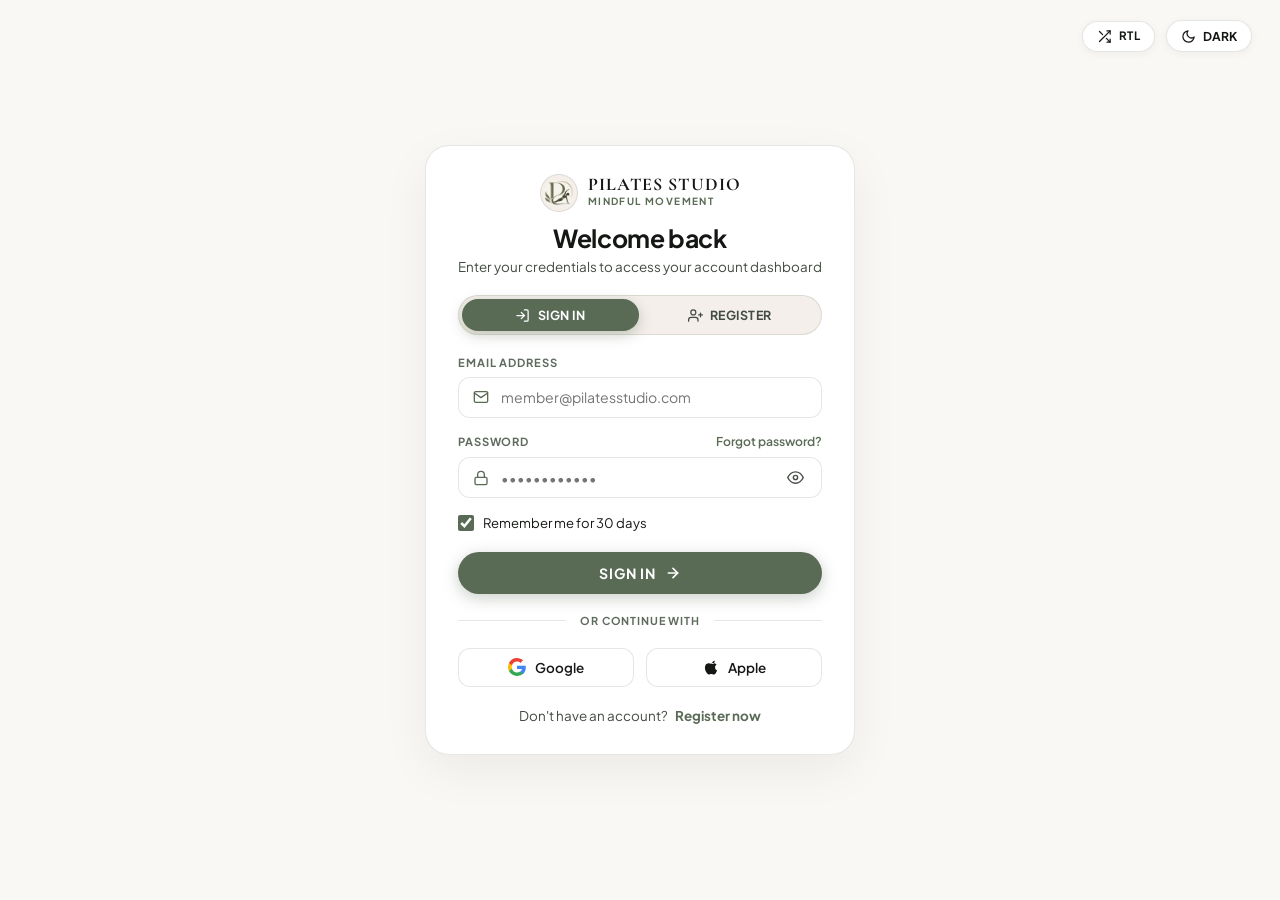
<file: login.html>
<!DOCTYPE html>
<html lang="en" dir="ltr">

<head>
  <meta charset="UTF-8">
  <meta name="viewport" content="width=device-width, initial-scale=1.0">
  <title>Sign In & Member Portal — Pilates Studio</title>
  <meta name="description"
    content="Sign in to your Pilates Studio member portal. Book reformer slots with your favorite instructor, monitor class pack balances, and manage subscription renewals.">
  <link rel="icon" type="image/png" href="assets/images/icons/logo.png">

  <!-- External Stylesheets (Zero Inline CSS) -->
  <link rel="stylesheet" href="assets/css/style.css">
  <link rel="stylesheet" href="assets/css/responsive.css">
</head>

<body class="auth-page-body">

  <!-- =========================================================================
       1. Branded Preloader
       ========================================================================= -->
  <div id="page-preloader" aria-label="Loading Pilates Studio">
    <div class="loader-brand-wrapper">
      <div class="loader-logo-container">
        <div class="loader-ring"></div>
        <img src="assets/images/icons/logo.png" alt="Pilates Studio Logo" class="loader-logo-img">
      </div>
      <h2 class="loader-title">Pilates Studio</h2>
      <p class="loader-sub">Member Portal &bull; Practice Gateway</p>
    </div>
  </div>

  <!-- =========================================================================
       2. Floating Top-Right Action Bar (Home, RTL, Dark/Light Mode)
       ========================================================================= -->
  <div class="auth-top-actions" aria-label="Page controls">


    <!-- RTL / LTR Direction Toggle -->
    <button type="button" class="auth-nav-pill rtl-toggle-btn" aria-label="Switch text direction">
      <svg viewBox="0 0 24 24" fill="none" stroke="currentColor" stroke-width="2" stroke-linecap="round"
        stroke-linejoin="round" aria-hidden="true">
        <polyline points="16 3 21 3 21 8"></polyline>
        <line x1="4" y1="20" x2="21" y2="3"></line>
        <polyline points="21 16 21 21 16 21"></polyline>
        <line x1="15" y1="15" x2="21" y2="21"></line>
        <line x1="4" y1="4" x2="9" y2="9"></line>
      </svg>
      <span class="rtl-label">RTL</span>
    </button>

    <!-- Dark / Light Theme Toggle -->
    <button type="button" class="auth-nav-pill theme-toggle-btn" aria-label="Switch color theme">
      <svg class="theme-icon-sun" viewBox="0 0 24 24" fill="none" stroke="currentColor" stroke-width="2"
        stroke-linecap="round" stroke-linejoin="round" aria-hidden="true">
        <circle cx="12" cy="12" r="5"></circle>
        <line x1="12" y1="1" x2="12" y2="3"></line>
        <line x1="12" y1="21" x2="12" y2="23"></line>
        <line x1="4.22" y1="4.22" x2="5.64" y2="5.64"></line>
        <line x1="18.36" y1="18.36" x2="19.78" y2="19.78"></line>
        <line x1="1" y1="12" x2="3" y2="12"></line>
        <line x1="21" y1="12" x2="23" y2="12"></line>
        <line x1="4.22" y1="19.78" x2="5.64" y2="18.36"></line>
        <line x1="18.36" y1="5.64" x2="19.78" y2="4.22"></line>
      </svg>
      <svg class="theme-icon-moon" viewBox="0 0 24 24" fill="none" stroke="currentColor" stroke-width="2"
        stroke-linecap="round" stroke-linejoin="round" aria-hidden="true">
        <path d="M21 12.79A9 9 0 1 1 11.21 3 7 7 0 0 0 21 12.79z"></path>
      </svg>
      <span class="theme-text-label">DARK</span>
    </button>
  </div>

  <!-- =========================================================================
       3. Centered Authentication Shell (Matching Reference Design Layout)
       ========================================================================= -->
  <main class="auth-page-wrapper">
    <div class="auth-box-card">

      <!-- Brand Identity Badge (Click to Home) -->
      <a href="index.html" class="auth-brand-badge" aria-label="Navigate to Home Page">
        <img src="assets/images/icons/logo.png" alt="Pilates Studio Logo" class="auth-brand-logo">
        <div class="auth-brand-info">
          <span class="auth-brand-title">PILATES STUDIO</span>
          <span class="auth-brand-sub">MINDFUL MOVEMENT</span>
        </div>
      </a>

      <!-- Welcome Headings -->
      <h1 class="auth-card-title">Welcome back</h1>
      <p class="auth-card-subtitle">Enter your credentials to access your account dashboard</p>

      <!-- Segmented Pill Tabs Navigation -->
      <div class="auth-tabs-track" role="tablist" aria-label="Sign in or Register">
        <button type="button" class="auth-tab-pill active" role="tab" id="tab-btn-signin" aria-selected="true"
          aria-controls="panel-signin" data-tab="panel-signin">
          <svg viewBox="0 0 24 24" fill="none" stroke="currentColor" stroke-width="2" stroke-linecap="round"
            stroke-linejoin="round" aria-hidden="true">
            <path d="M15 3h4a2 2 0 0 1 2 2v14a2 2 0 0 1-2 2h-4"></path>
            <polyline points="10 17 15 12 10 7"></polyline>
            <line x1="15" y1="12" x2="3" y2="12"></line>
          </svg>
          <span>SIGN IN</span>
        </button>
        <button type="button" class="auth-tab-pill" role="tab" id="tab-btn-register" aria-selected="false"
          aria-controls="panel-register" data-tab="panel-register">
          <svg viewBox="0 0 24 24" fill="none" stroke="currentColor" stroke-width="2" stroke-linecap="round"
            stroke-linejoin="round" aria-hidden="true">
            <path d="M16 21v-2a4 4 0 0 0-4-4H5a4 4 0 0 0-4 4v2"></path>
            <circle cx="8.5" cy="7" r="4"></circle>
            <line x1="20" y1="8" x2="20" y2="14"></line>
            <line x1="23" y1="11" x2="17" y2="11"></line>
          </svg>
          <span>REGISTER</span>
        </button>
      </div>

      <!-- -------------------------------------------------------------------
           PANEL 1: SIGN IN FORM
           ------------------------------------------------------------------- -->
      <div class="auth-panel active" id="panel-signin" role="tabpanel" aria-labelledby="tab-btn-signin">
        <form action="dashboard.html" method="get">
          <!-- Email Field -->
          <div class="auth-field-group">
            <label for="signin-email" class="auth-field-label">EMAIL ADDRESS</label>
            <div class="auth-field-input-wrap">
              <svg class="auth-field-icon" viewBox="0 0 24 24" fill="none" stroke="currentColor" stroke-width="2"
                stroke-linecap="round" stroke-linejoin="round" aria-hidden="true">
                <path d="M4 4h16c1.1 0 2 .9 2 2v12c0 1.1-.9 2-2 2H4c-1.1 0-2-.9-2-2V6c0-1.1.9-2 2-2z"></path>
                <polyline points="22,6 12,13 2,6"></polyline>
              </svg>
              <input type="email" id="signin-email" class="auth-field-input" placeholder="member@pilatesstudio.com"
                required autocomplete="email">
            </div>
          </div>

          <!-- Password Field -->
          <div class="auth-field-group">
            <div class="auth-field-label-row">
              <label for="signin-password" class="auth-field-label">PASSWORD</label>
              <a href="#" class="auth-field-forgot">Forgot password?</a>
            </div>
            <div class="auth-field-input-wrap">
              <svg class="auth-field-icon" viewBox="0 0 24 24" fill="none" stroke="currentColor" stroke-width="2"
                stroke-linecap="round" stroke-linejoin="round" aria-hidden="true">
                <rect x="3" y="11" width="18" height="11" rx="2" ry="2"></rect>
                <path d="M7 11V7a5 5 0 0 1 10 0v4"></path>
              </svg>
              <input type="password" id="signin-password" class="auth-field-input has-eye" placeholder="••••••••••••"
                required autocomplete="current-password">
              <button type="button" class="auth-password-toggle" aria-label="Toggle password visibility">
                <svg class="eye-show" viewBox="0 0 24 24" fill="none" stroke="currentColor" stroke-width="2"
                  stroke-linecap="round" stroke-linejoin="round" aria-hidden="true">
                  <path d="M1 12s4-8 11-8 11 8 11 8-4 8-11 8-11-8-11-8z"></path>
                  <circle cx="12" cy="12" r="3"></circle>
                </svg>
                <svg class="eye-hide" viewBox="0 0 24 24" fill="none" stroke="currentColor" stroke-width="2"
                  stroke-linecap="round" stroke-linejoin="round" style="display:none;" aria-hidden="true">
                  <path
                    d="M17.94 17.94A10.07 10.07 0 0 1 12 20c-7 0-11-8-11-8a18.45 18.45 0 0 1 5.06-5.94M9.9 4.24A9.12 9.12 0 0 1 12 4c7 0 11 8 11 8a18.5 18.5 0 0 1-2.16 3.19m-6.72-1.07a3 3 0 1 1-4.24-4.24">
                  </path>
                  <line x1="1" y1="1" x2="23" y2="23"></line>
                </svg>
              </button>
            </div>
          </div>

          <!-- Remember Me Checkbox -->
          <div class="auth-checkbox-row">
            <label class="auth-custom-checkbox">
              <input type="checkbox" id="remember-me" checked>
              <span class="auth-checkbox-text">Remember me for 30 days</span>
            </label>
          </div>

          <!-- Primary Sign In Submit Button -->
          <button type="submit" class="auth-btn-primary">
            <span>SIGN IN</span>
            <svg viewBox="0 0 24 24" fill="none" stroke="currentColor" stroke-width="2.5" stroke-linecap="round"
              stroke-linejoin="round" aria-hidden="true">
              <line x1="5" y1="12" x2="19" y2="12"></line>
              <polyline points="12 5 19 12 12 19"></polyline>
            </svg>
          </button>

          <!-- Divider -->
          <div class="auth-divider">
            <span>OR CONTINUE WITH</span>
          </div>

          <!-- Social Authentication Buttons -->
          <div class="auth-social-row">
            <button type="button" class="auth-social-btn">
              <svg viewBox="0 0 24 24" class="social-icon" aria-hidden="true">
                <path fill="#4285F4"
                  d="M23.745 12.27c0-.7-.06-1.4-.19-2.07H12v4.51h6.6c-.29 1.52-1.14 2.82-2.4 3.68v3.05h3.88c2.27-2.09 3.665-5.17 3.665-9.17z" />
                <path fill="#34A853"
                  d="M12 24c3.24 0 5.95-1.08 7.93-2.91l-3.88-3.05c-1.08.72-2.45 1.16-4.05 1.16-3.12 0-5.77-2.1-6.72-4.93H1.25v3.15C3.26 21.36 7.34 24 12 24z" />
                <path fill="#FBBC05"
                  d="M5.28 14.27c-.25-.72-.38-1.49-.38-2.27s.13-1.55.38-2.27V6.58H1.25C.45 8.18 0 9.97 0 12s.45 3.82 1.25 5.42l4.03-3.15z" />
                <path fill="#EA4335"
                  d="M12 4.75c1.77 0 3.35.61 4.6 1.8l3.42-3.42C17.95 1.19 15.24 0 12 0 7.34 0 3.26 2.64 1.25 6.58l4.03 3.15c.95-2.83 3.6-4.98 6.72-4.98z" />
              </svg>
              <span>Google</span>
            </button>
            <button type="button" class="auth-social-btn">
              <svg viewBox="0 0 24 24" fill="currentColor" class="social-icon" aria-hidden="true">
                <path
                  d="M18.71 19.5c-.83 1.24-1.71 2.45-3.05 2.47-1.34.03-1.77-.79-3.29-.79-1.53 0-2 .77-3.27.82-1.31.05-2.3-1.32-3.14-2.53C4.25 17 2.94 12.45 4.7 9.39c.87-1.52 2.43-2.48 4.12-2.51 1.28-.02 2.5.87 3.29.87.78 0 2.26-1.07 3.81-.91.65.03 2.47.26 3.64 1.98-.09.06-2.17 1.28-2.15 3.81.03 3.02 2.65 4.03 2.68 4.04-.03.07-.42 1.44-1.38 2.83M15.97 6.84c.66-.82 1.11-1.96.99-3.1-.96.04-2.18.66-2.84 1.45-.58.69-1.1 1.84-.96 2.96 1.08.08 2.15-.55 2.81-1.31z" />
              </svg>
              <span>Apple</span>
            </button>
          </div>

          <!-- Bottom Switch Link -->
          <div class="auth-card-footer">
            <span>Don't have an account?</span>
            <a href="#panel-register" class="auth-switch-accent" data-switch-tab="panel-register">Register now</a>
          </div>
        </form>
      </div>

      <!-- -------------------------------------------------------------------
           PANEL 2: REGISTER FORM
           ------------------------------------------------------------------- -->
      <div class="auth-panel" id="panel-register" role="tabpanel" aria-labelledby="tab-btn-register" hidden>
        <form action="dashboard.html" method="get">
          <!-- Full Name Field -->
          <div class="auth-field-group">
            <label for="register-name" class="auth-field-label">FULL NAME</label>
            <div class="auth-field-input-wrap">
              <svg class="auth-field-icon" viewBox="0 0 24 24" fill="none" stroke="currentColor" stroke-width="2"
                stroke-linecap="round" stroke-linejoin="round" aria-hidden="true">
                <path d="M20 21v-2a4 4 0 0 0-4-4H8a4 4 0 0 0-4 4v2"></path>
                <circle cx="12" cy="7" r="4"></circle>
              </svg>
              <input type="text" id="register-name" class="auth-field-input" placeholder="Elena Rostova" required
                autocomplete="name">
            </div>
          </div>

          <!-- Email Field -->
          <div class="auth-field-group">
            <label for="register-email" class="auth-field-label">EMAIL ADDRESS</label>
            <div class="auth-field-input-wrap">
              <svg class="auth-field-icon" viewBox="0 0 24 24" fill="none" stroke="currentColor" stroke-width="2"
                stroke-linecap="round" stroke-linejoin="round" aria-hidden="true">
                <path d="M4 4h16c1.1 0 2 .9 2 2v12c0 1.1-.9 2-2 2H4c-1.1 0-2-.9-2-2V6c0-1.1.9-2 2-2z"></path>
                <polyline points="22,6 12,13 2,6"></polyline>
              </svg>
              <input type="email" id="register-email" class="auth-field-input" placeholder="elena@example.com" required
                autocomplete="email">
            </div>
          </div>

          <!-- Password Field -->
          <div class="auth-field-group">
            <label for="register-password" class="auth-field-label">CREATE PASSWORD</label>
            <div class="auth-field-input-wrap">
              <svg class="auth-field-icon" viewBox="0 0 24 24" fill="none" stroke="currentColor" stroke-width="2"
                stroke-linecap="round" stroke-linejoin="round" aria-hidden="true">
                <rect x="3" y="11" width="18" height="11" rx="2" ry="2"></rect>
                <path d="M7 11V7a5 5 0 0 1 10 0v4"></path>
              </svg>
              <input type="password" id="register-password" class="auth-field-input has-eye"
                placeholder="At least 8 characters" required autocomplete="new-password">
              <button type="button" class="auth-password-toggle" aria-label="Toggle password visibility">
                <svg class="eye-show" viewBox="0 0 24 24" fill="none" stroke="currentColor" stroke-width="2"
                  stroke-linecap="round" stroke-linejoin="round" aria-hidden="true">
                  <path d="M1 12s4-8 11-8 11 8 11 8-4 8-11 8-11-8-11-8z"></path>
                  <circle cx="12" cy="12" r="3"></circle>
                </svg>
                <svg class="eye-hide" viewBox="0 0 24 24" fill="none" stroke="currentColor" stroke-width="2"
                  stroke-linecap="round" stroke-linejoin="round" style="display:none;" aria-hidden="true">
                  <path
                    d="M17.94 17.94A10.07 10.07 0 0 1 12 20c-7 0-11-8-11-8a18.45 18.45 0 0 1 5.06-5.94M9.9 4.24A9.12 9.12 0 0 1 12 4c7 0 11 8 11 8a18.5 18.5 0 0 1-2.16 3.19m-6.72-1.07a3 3 0 1 1-4.24-4.24">
                  </path>
                  <line x1="1" y1="1" x2="23" y2="23"></line>
                </svg>
              </button>
            </div>
          </div>

          <!-- Terms Checkbox -->
          <div class="auth-checkbox-row">
            <label class="auth-custom-checkbox">
              <input type="checkbox" id="accept-terms" required checked>
              <span class="auth-checkbox-text">I agree to studio policies & etiquette</span>
            </label>
          </div>

          <!-- Primary Register Submit Button -->
          <button type="submit" class="auth-btn-primary">
            <span>REGISTER</span>
            <svg viewBox="0 0 24 24" fill="none" stroke="currentColor" stroke-width="2.5" stroke-linecap="round"
              stroke-linejoin="round" aria-hidden="true">
              <line x1="5" y1="12" x2="19" y2="12"></line>
              <polyline points="12 5 19 12 12 19"></polyline>
            </svg>
          </button>

          <!-- Divider -->
          <div class="auth-divider">
            <span>OR CONTINUE WITH</span>
          </div>

          <!-- Social Authentication Buttons -->
          <div class="auth-social-row">
            <button type="button" class="auth-social-btn">
              <svg viewBox="0 0 24 24" class="social-icon" aria-hidden="true">
                <path fill="#4285F4"
                  d="M23.745 12.27c0-.7-.06-1.4-.19-2.07H12v4.51h6.6c-.29 1.52-1.14 2.82-2.4 3.68v3.05h3.88c2.27-2.09 3.665-5.17 3.665-9.17z" />
                <path fill="#34A853"
                  d="M12 24c3.24 0 5.95-1.08 7.93-2.91l-3.88-3.05c-1.08.72-2.45 1.16-4.05 1.16-3.12 0-5.77-2.1-6.72-4.93H1.25v3.15C3.26 21.36 7.34 24 12 24z" />
                <path fill="#FBBC05"
                  d="M5.28 14.27c-.25-.72-.38-1.49-.38-2.27s.13-1.55.38-2.27V6.58H1.25C.45 8.18 0 9.97 0 12s.45 3.82 1.25 5.42l4.03-3.15z" />
                <path fill="#EA4335"
                  d="M12 4.75c1.77 0 3.35.61 4.6 1.8l3.42-3.42C17.95 1.19 15.24 0 12 0 7.34 0 3.26 2.64 1.25 6.58l4.03 3.15c.95-2.83 3.6-4.98 6.72-4.98z" />
              </svg>
              <span>Google</span>
            </button>
            <button type="button" class="auth-social-btn">
              <svg viewBox="0 0 24 24" fill="currentColor" class="social-icon" aria-hidden="true">
                <path
                  d="M18.71 19.5c-.83 1.24-1.71 2.45-3.05 2.47-1.34.03-1.77-.79-3.29-.79-1.53 0-2 .77-3.27.82-1.31.05-2.3-1.32-3.14-2.53C4.25 17 2.94 12.45 4.7 9.39c.87-1.52 2.43-2.48 4.12-2.51 1.28-.02 2.5.87 3.29.87.78 0 2.26-1.07 3.81-.91.65.03 2.47.26 3.64 1.98-.09.06-2.17 1.28-2.15 3.81.03 3.02 2.65 4.03 2.68 4.04-.03.07-.42 1.44-1.38 2.83M15.97 6.84c.66-.82 1.11-1.96.99-3.1-.96.04-2.18.66-2.84 1.45-.58.69-1.1 1.84-.96 2.96 1.08.08 2.15-.55 2.81-1.31z" />
              </svg>
              <span>Apple</span>
            </button>
          </div>

          <!-- Bottom Switch Link -->
          <div class="auth-card-footer">
            <span>Already have an account?</span>
            <a href="#panel-signin" class="auth-switch-accent" data-switch-tab="panel-signin">Sign In</a>
          </div>
        </form>
      </div>

    </div>
  </main>

  <!-- External JavaScript (Zero Inline JS) -->
  <script src="assets/js/main.js"></script>
</body>

</html>
</file>
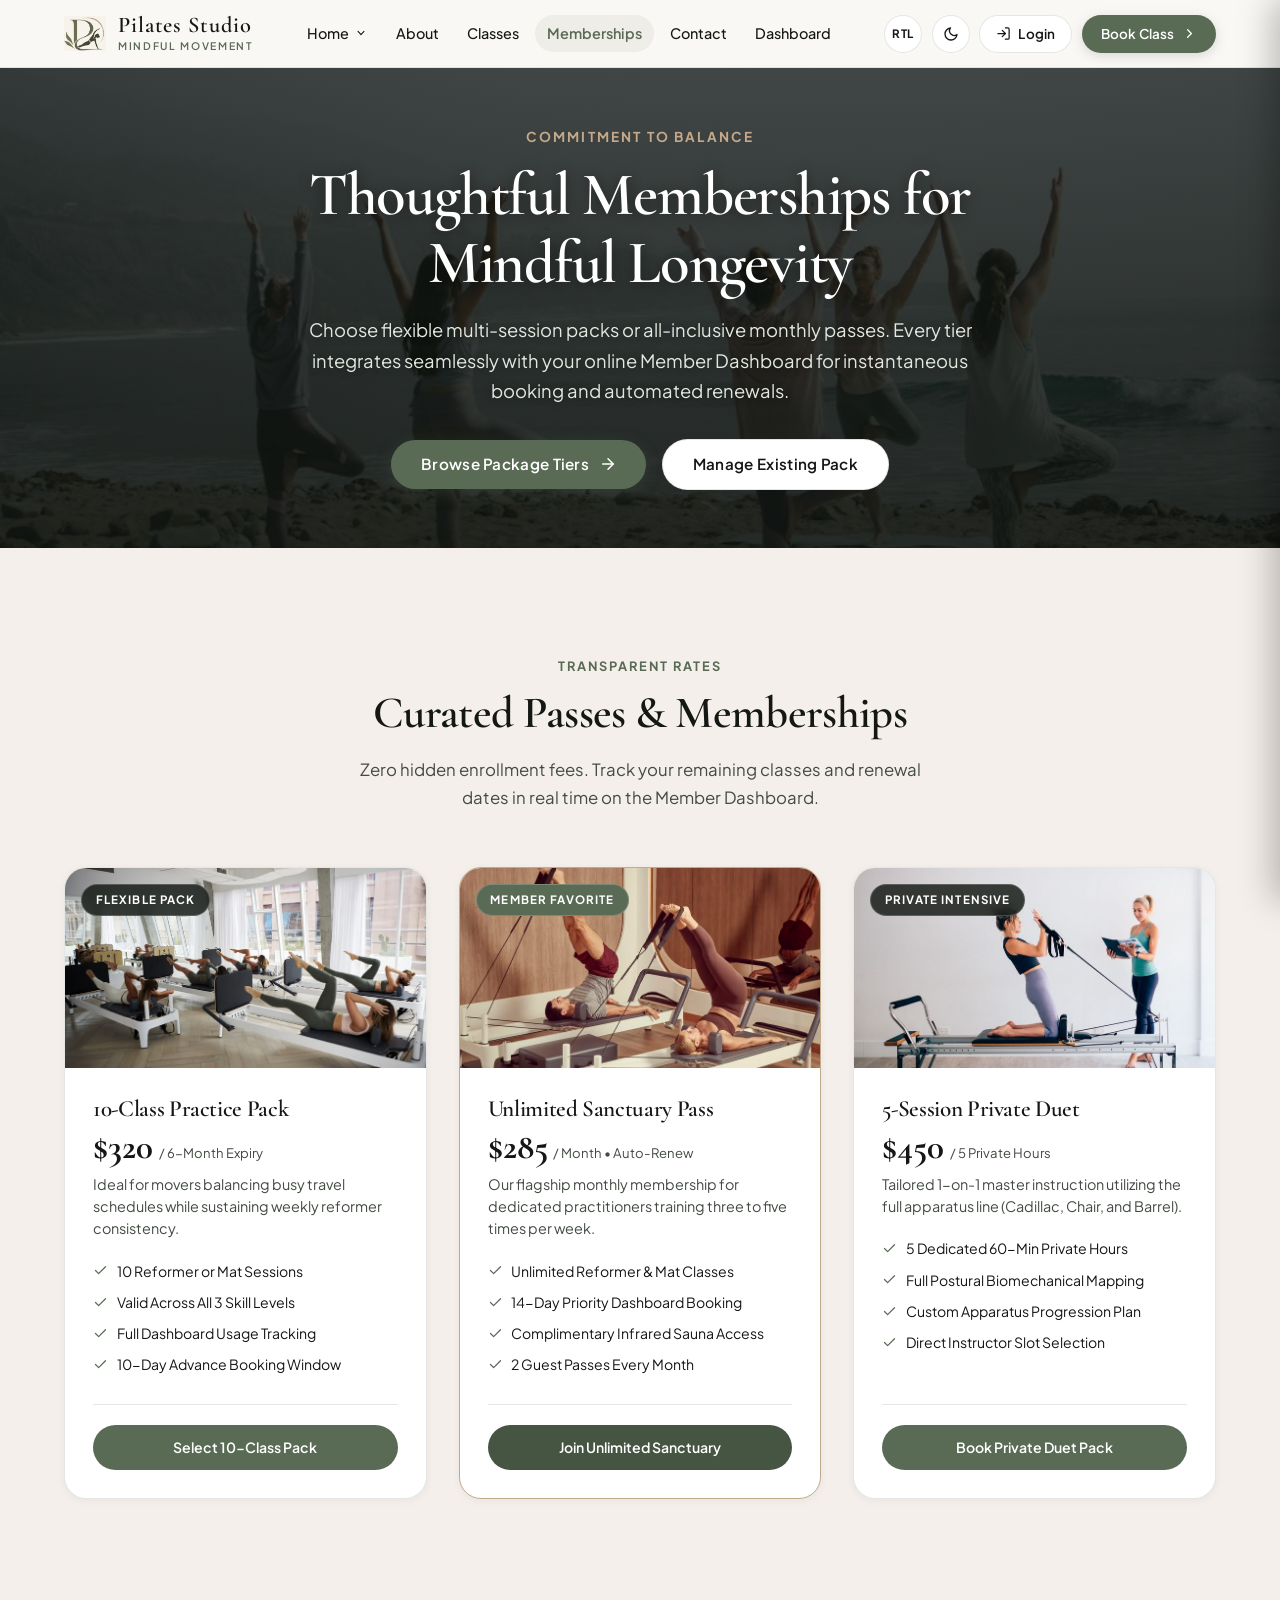
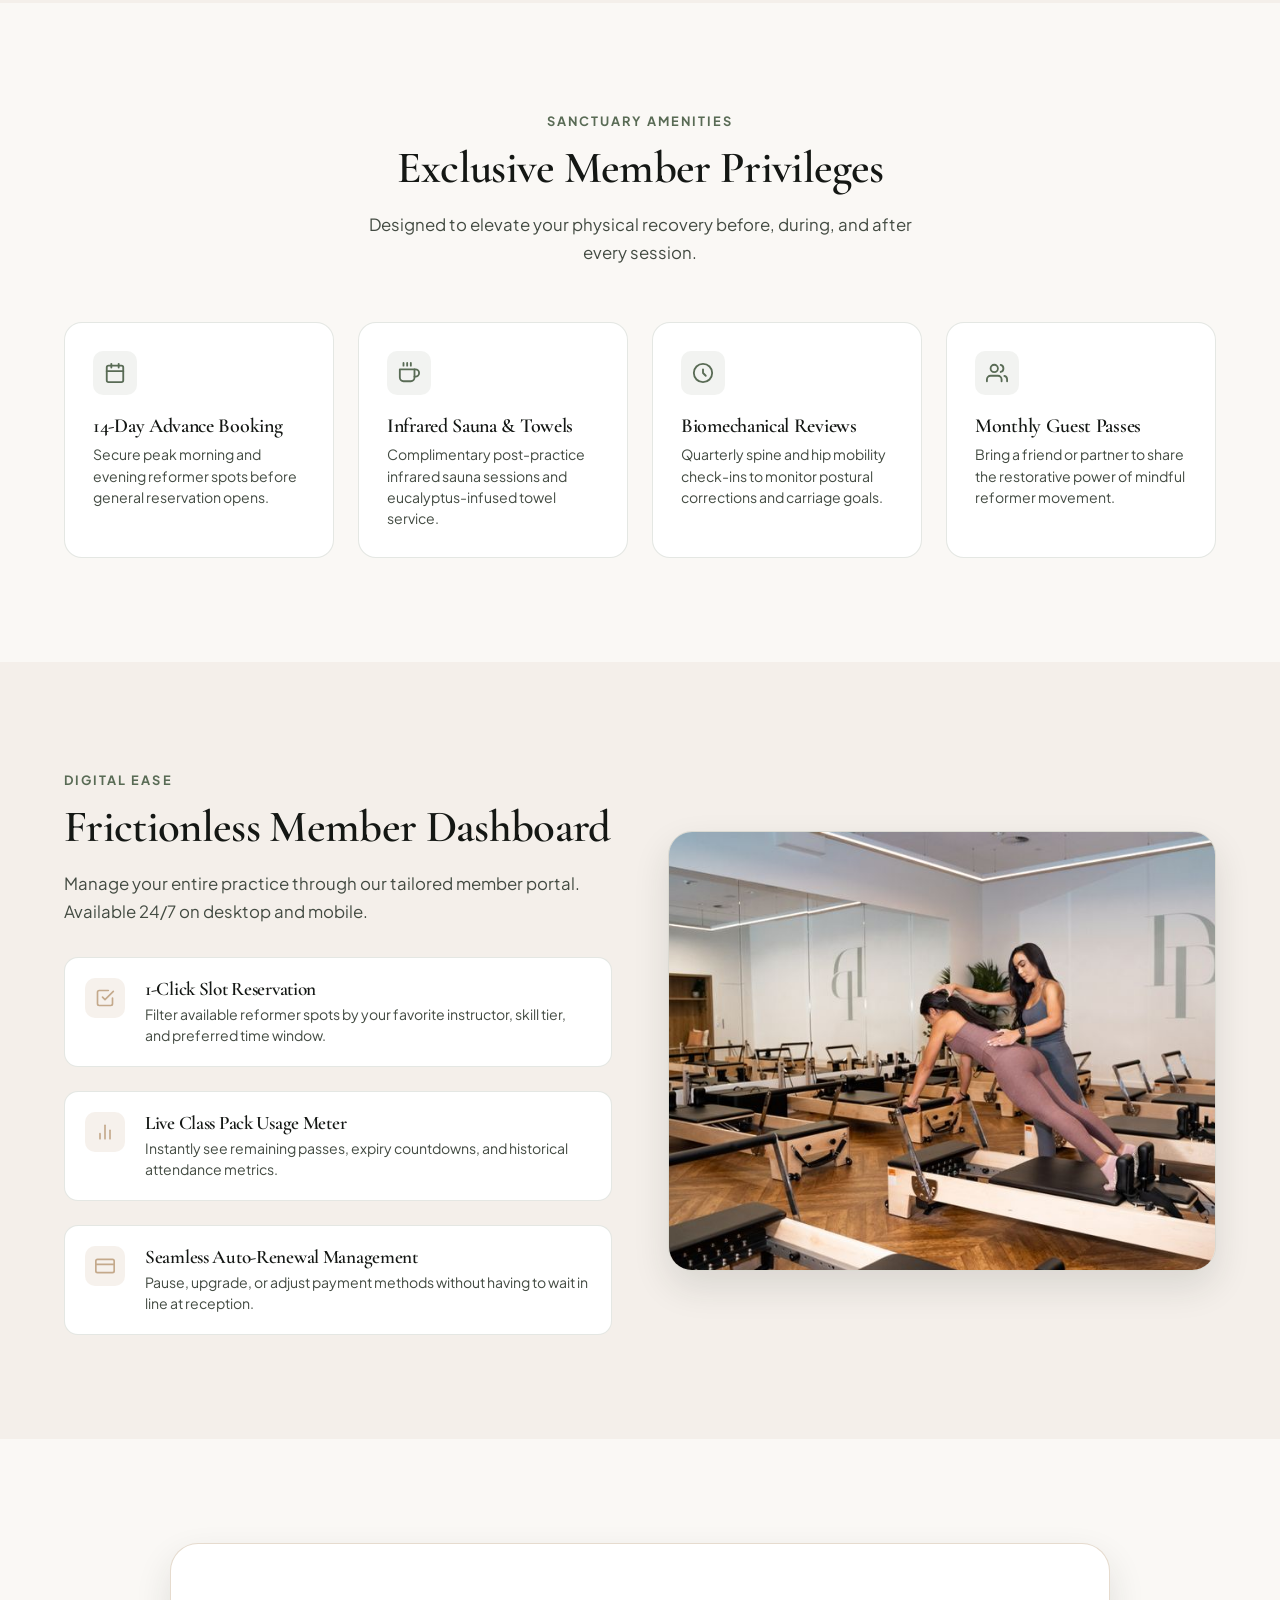
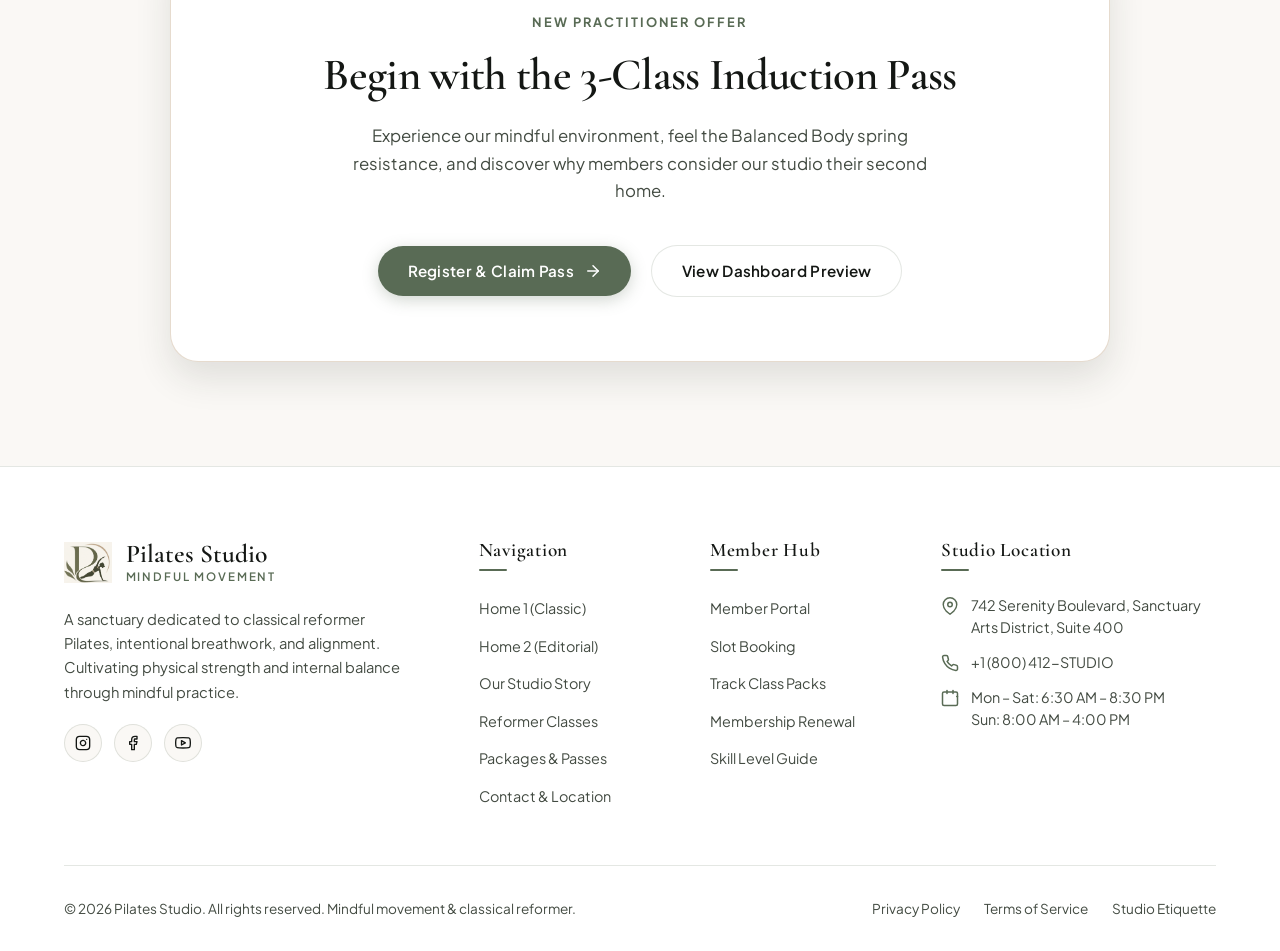
<file: membership.html>
<!DOCTYPE html>
<html lang="en" dir="ltr">

<head>
  <meta charset="UTF-8">
  <meta name="viewport" content="width=device-width, initial-scale=1.0">
  <title>Memberships & Packages — Pilates Studio</title>
  <meta name="description"
    content="Discover flexible reformer class packs and unlimited monthly memberships at Pilates Studio. Seamless slot booking and usage tracking on your Member Dashboard.">
  <link rel="icon" type="image/png" href="assets/images/icons/logo.png">

  <!-- External Stylesheets (Zero Inline CSS) -->
  <link rel="stylesheet" href="assets/css/style.css">
  <link rel="stylesheet" href="assets/css/responsive.css">
</head>

<body>

  <!-- =========================================================================
       1. Branded Preloader
       ========================================================================= -->
  <div id="page-preloader" aria-label="Loading Pilates Studio">
    <div class="loader-brand-wrapper">
      <div class="loader-logo-container">
        <div class="loader-ring"></div>
        <img src="assets/images/icons/logo.png" alt="Pilates Studio Logo" class="loader-logo-img">
      </div>
      <h2 class="loader-title">Pilates Studio</h2>
      <p class="loader-sub">Memberships &bull; Flexible Passes</p>
    </div>
  </div>

  <!-- =========================================================================
       2. Fixed Slim Single-Line Header (Unified 1200px Container)
       ========================================================================= -->
  <header class="site-header" id="site-header">
    <div class="header-container">
      <!-- Logo + Brand Title -->
      <a href="index.html" class="brand-link" aria-label="Pilates Studio Homepage">
        <img src="assets/images/icons/logo.png" alt="Pilates Studio Logo" class="brand-logo-img">
        <div class="brand-text-group">
          <span class="brand-name">Pilates Studio</span>
          <span class="brand-subtitle">Mindful Movement</span>
        </div>
      </a>

      <!-- Exactly 6 Desktop Primary Navigation Items (One Line) -->
      <nav class="desktop-nav" aria-label="Primary Desktop Navigation">
        <ul class="nav-list">
          <!-- 1. Home with Click-Only Dropdown -->
          <li class="nav-item has-dropdown">
            <button type="button" class="nav-link dropdown-toggle" aria-expanded="false" aria-haspopup="true">
              <span>Home</span>
              <svg class="dropdown-toggle-icon" viewBox="0 0 20 20" fill="currentColor" aria-hidden="true">
                <path fill-rule="evenodd"
                  d="M5.23 7.21a.75.75 0 011.06.02L10 11.168l3.71-3.938a.75.75 0 111.08 1.04l-4.25 4.5a.75.75 0 01-1.08 0l-4.25-4.5a.75.75 0 01.02-1.06z"
                  clip-rule="evenodd" />
              </svg>
            </button>
            <ul class="dropdown-menu" aria-label="Home Variations">
              <li>
                <a href="index.html" class="dropdown-link">
                  <span>Home 1</span>
                  <span class="dropdown-badge">Classic</span>
                </a>
              </li>
              <li>
                <a href="home-2.html" class="dropdown-link">
                  <span>Home 2</span>
                  <span class="dropdown-badge">Editorial</span>
                </a>
              </li>
            </ul>
          </li>

          <!-- 2. About -->
          <li class="nav-item">
            <a href="about.html" class="nav-link">About</a>
          </li>

          <!-- 3. Classes -->
          <li class="nav-item">
            <a href="classes.html" class="nav-link">Classes</a>
          </li>

          <!-- 4. Memberships (Active) -->
          <li class="nav-item">
            <a href="membership.html" class="nav-link active">Memberships</a>
          </li>

         

          <!-- 5. Contact (Directly Visible) -->
          <li class="nav-item">
            <a href="contact.html" class="nav-link">Contact</a>
          </li>

           <!-- 6. Dashboard -->
          <li class="nav-item">
            <a href="dashboard.html" class="nav-link">Dashboard</a>
          </li>
        </ul>
      </nav>

      <!-- Header Action Controls: RTL, Dark Mode, Compact Login & Primary CTA -->
      <div class="header-actions">
        <!-- RTL/LTR Toggle -->
        <button type="button" class="action-icon-btn rtl-toggle-btn" aria-label="Switch text direction">
          <span class="rtl-label">RTL</span>
        </button>

        <!-- Dark Mode Toggle (#000000 Strict Base) -->
        <button type="button" class="action-icon-btn theme-toggle-btn" aria-label="Switch color theme">
          <svg class="theme-icon-sun" viewBox="0 0 24 24" fill="none" stroke="currentColor" stroke-width="2"
            stroke-linecap="round" stroke-linejoin="round" aria-hidden="true">
            <circle cx="12" cy="12" r="5"></circle>
            <line x1="12" y1="1" x2="12" y2="3"></line>
            <line x1="12" y1="21" x2="12" y2="23"></line>
            <line x1="4.22" y1="4.22" x2="5.64" y2="5.64"></line>
            <line x1="18.36" y1="18.36" x2="19.78" y2="19.78"></line>
            <line x1="1" y1="12" x2="3" y2="12"></line>
            <line x1="21" y1="12" x2="23" y2="12"></line>
            <line x1="4.22" y1="19.78" x2="5.64" y2="18.36"></line>
            <line x1="18.36" y1="5.64" x2="19.78" y2="4.22"></line>
          </svg>
          <svg class="theme-icon-moon" viewBox="0 0 24 24" fill="none" stroke="currentColor" stroke-width="2"
            stroke-linecap="round" stroke-linejoin="round" aria-hidden="true">
            <path d="M21 12.79A9 9 0 1 1 11.21 3 7 7 0 0 0 21 12.79z"></path>
          </svg>
        </button>

        <!-- Compact Member Login Button -->
        <a href="login.html" class="header-login-btn" aria-label="Member portal login">
          <svg viewBox="0 0 24 24" fill="none" stroke="currentColor" stroke-width="2" stroke-linecap="round"
            stroke-linejoin="round" aria-hidden="true">
            <path d="M15 3h4a2 2 0 0 1 2 2v14a2 2 0 0 1-2 2h-4"></path>
            <polyline points="10 17 15 12 10 7"></polyline>
            <line x1="15" y1="12" x2="3" y2="12"></line>
          </svg>
          <span>Login</span>
        </a>

        <!-- Primary Header CTA Button -->
        <a href="classes.html" class="header-cta-btn" aria-label="Book a reformer class">
          <span>Book Class</span>
          <svg viewBox="0 0 24 24" fill="none" stroke="currentColor" stroke-width="2" stroke-linecap="round"
            stroke-linejoin="round" aria-hidden="true">
            <polyline points="9 18 15 12 9 6"></polyline>
          </svg>
        </a>

        <!-- Mobile Menu Toggle Button -->
        <button type="button" class="mobile-toggle-btn" id="mobile-menu-toggle" aria-label="Open mobile menu"
          aria-expanded="false" aria-controls="mobile-drawer">
          <svg viewBox="0 0 24 24" fill="none" stroke="currentColor" stroke-width="2" stroke-linecap="round"
            stroke-linejoin="round" aria-hidden="true">
            <line x1="3" y1="12" x2="21" y2="12"></line>
            <line x1="3" y1="6" x2="21" y2="6"></line>
            <line x1="3" y1="18" x2="21" y2="18"></line>
          </svg>
        </button>
      </div>
    </div>
  </header>

  <!-- =========================================================================
       3. Mobile Navigation Drawer & Accordion
       ========================================================================= -->
  <div class="mobile-menu-backdrop" id="mobile-backdrop"></div>

  <aside class="mobile-drawer" id="mobile-drawer" aria-label="Mobile Navigation Menu">
    <!-- Drawer Brand Header -->
    <div class="drawer-header">
      <div class="drawer-brand">
        <img src="assets/images/icons/logo.png" alt="Pilates Studio Logo" class="drawer-brand-img">
        <div>
          <div class="drawer-brand-name">Pilates Studio</div>
          <div class="drawer-brand-sub">Mindful Movement</div>
        </div>
      </div>
      <button type="button" class="drawer-close-btn" id="mobile-drawer-close" aria-label="Close mobile menu">
        <svg viewBox="0 0 24 24" fill="none" stroke="currentColor" stroke-width="2" stroke-linecap="round"
          stroke-linejoin="round" style="width: 20px; height: 20px;" aria-hidden="true">
          <line x1="18" y1="6" x2="6" y2="18"></line>
          <line x1="6" y1="6" x2="18" y2="18"></line>
        </svg>
      </button>
    </div>

    <!-- Drawer Controls (Dark Mode & RTL) -->
    <div class="drawer-controls">
      <span class="drawer-control-label">Preferences</span>
      <div class="drawer-control-group">
        <button type="button" class="action-icon-btn rtl-toggle-btn" aria-label="Switch text direction">
          <span class="rtl-label">RTL</span>
        </button>
        <button type="button" class="action-icon-btn theme-toggle-btn" aria-label="Switch color theme">
          <svg class="theme-icon-sun" viewBox="0 0 24 24" fill="none" stroke="currentColor" stroke-width="2"
            stroke-linecap="round" stroke-linejoin="round" aria-hidden="true">
            <circle cx="12" cy="12" r="5"></circle>
            <line x1="12" y1="1" x2="12" y2="3"></line>
            <line x1="12" y1="21" x2="12" y2="23"></line>
            <line x1="4.22" y1="4.22" x2="5.64" y2="5.64"></line>
            <line x1="18.36" y1="18.36" x2="19.78" y2="19.78"></line>
            <line x1="1" y1="12" x2="3" y2="12"></line>
            <line x1="21" y1="12" x2="23" y2="12"></line>
            <line x1="4.22" y1="19.78" x2="5.64" y2="18.36"></line>
            <line x1="18.36" y1="5.64" x2="19.78" y2="4.22"></line>
          </svg>
          <svg class="theme-icon-moon" viewBox="0 0 24 24" fill="none" stroke="currentColor" stroke-width="2"
            stroke-linecap="round" stroke-linejoin="round" aria-hidden="true">
            <path d="M21 12.79A9 9 0 1 1 11.21 3 7 7 0 0 0 21 12.79z"></path>
          </svg>
        </button>
      </div>
    </div>

    <!-- Drawer Navigation List -->
    <ul class="mobile-nav-list">
      <!-- 1. Home with Mobile Accordion (Click only) -->
      <li class="mobile-nav-item">
        <button type="button" class="mobile-nav-link accordion-toggle" aria-expanded="false">
          <span>Home</span>
          <svg class="accordion-icon" viewBox="0 0 20 20" fill="currentColor" aria-hidden="true">
            <path fill-rule="evenodd"
              d="M5.23 7.21a.75.75 0 011.06.02L10 11.168l3.71-3.938a.75.75 0 111.08 1.04l-4.25 4.5a.75.75 0 01-1.08 0l-4.25-4.5a.75.75 0 01.02-1.06z"
              clip-rule="evenodd" />
          </svg>
        </button>
        <ul class="mobile-submenu">
          <li>
            <a href="index.html" class="mobile-sub-link">
              <span>Home 1 (Classic)</span>
            </a>
          </li>
          <li>
            <a href="home-2.html" class="mobile-sub-link">
              <span>Home 2 (Editorial)</span>
            </a>
          </li>
        </ul>
      </li>

      <!-- 2. About -->
      <li class="mobile-nav-item">
        <a href="about.html" class="mobile-nav-link">About</a>
      </li>

      <!-- 3. Classes -->
      <li class="mobile-nav-item">
        <a href="classes.html" class="mobile-nav-link">Classes</a>
      </li>

      <!-- 4. Memberships (Active) -->
      <li class="mobile-nav-item">
        <a href="membership.html" class="mobile-nav-link active">Memberships</a>
      </li>

     

      <!-- 5. Contact -->
      <li class="mobile-nav-item">
        <a href="contact.html" class="mobile-nav-link">Contact</a>
      </li>


       <!-- 6. Dashboard -->
      <li class="mobile-nav-item">
        <a href="dashboard.html" class="mobile-nav-link"> Dashboard</a>
      </li>

      <!-- 7. Member Portal Login -->
      <li class="mobile-nav-item">
        <a href="login.html" class="mobile-nav-link mobile-nav-login-link">
          <span class="mobile-nav-link-content">
            <svg viewBox="0 0 24 24" fill="none" stroke="currentColor" stroke-width="2" stroke-linecap="round"
              stroke-linejoin="round" aria-hidden="true" class="mobile-nav-icon">
              <path d="M15 3h4a2 2 0 0 1 2 2v14a2 2 0 0 1-2 2h-4"></path>
              <polyline points="10 17 15 12 10 7"></polyline>
              <line x1="15" y1="12" x2="3" y2="12"></line>
            </svg>
            <span>Member Login</span>
          </span>
          <span class="mobile-login-badge">Portal</span>
        </a>
      </li>
    </ul>

    <!-- Drawer Footer with CTA & Login Buttons -->
    <div class="drawer-footer">
      <a href="classes.html" class="mobile-cta-btn">
        <span>Book Reformer Class</span>
        <svg viewBox="0 0 24 24" fill="none" stroke="currentColor" stroke-width="2" stroke-linecap="round"
          stroke-linejoin="round" aria-hidden="true">
          <polyline points="9 18 15 12 9 6"></polyline>
        </svg>
      </a>
      <a href="login.html" class="mobile-login-btn">
        <svg viewBox="0 0 24 24" fill="none" stroke="currentColor" stroke-width="2" stroke-linecap="round"
          stroke-linejoin="round" aria-hidden="true">
          <path d="M15 3h4a2 2 0 0 1 2 2v14a2 2 0 0 1-2 2h-4"></path>
          <polyline points="10 17 15 12 10 7"></polyline>
          <line x1="15" y1="12" x2="3" y2="12"></line>
        </svg>
        <span>Member Portal Login</span>
      </a>
    </div>
  </aside>

  <!-- =========================================================================
       MAIN CONTENT: EXACTLY 5 CONTENT SECTIONS FOR INNER PAGE 03 (MEMBERSHIP)
       ========================================================================= -->
  <main class="main-content" id="main-content">

    <!-- -----------------------------------------------------------------------
         SECTION 01: HERO (Background Image with Centered Text Overlay)
         ----------------------------------------------------------------------- -->
    <section class="page-hero-banner page-hero-membership" id="membership-hero">
      <div class="section-container">
        <div class="page-hero-content">
          <span class="page-hero-tagline">Commitment to Balance</span>
          <h1 class="page-hero-title">
            Thoughtful Memberships for Mindful Longevity
          </h1>
          <p class="page-hero-subtext">
            Choose flexible multi-session packs or all-inclusive monthly passes. Every tier integrates seamlessly with
            your online Member Dashboard for instantaneous booking and automated renewals.
          </p>
          <div class="page-hero-actions">
            <a href="#pricing-tiers" class="btn-primary">
              <span>Browse Package Tiers</span>
              <svg viewBox="0 0 24 24" fill="none" stroke="currentColor" stroke-width="2" stroke-linecap="round"
                stroke-linejoin="round" aria-hidden="true">
                <line x1="5" y1="12" x2="19" y2="12"></line>
                <polyline points="12 5 19 12 12 19"></polyline>
              </svg>
            </a>
            <a href="dashboard.html" class="btn-secondary">
              <span>Manage Existing Pack</span>
            </a>
          </div>
        </div>
      </div>
    </section>

    <!-- -----------------------------------------------------------------------
         SECTION 02: PRICING TIERS (Even 3-Card Architecture)
         ----------------------------------------------------------------------- -->
    <section class="membership-tiers-section" id="pricing-tiers">
      <div class="section-container">
        <div style="text-align: center; max-width: 650px; margin: 0 auto;">
          <span class="section-tagline">Transparent Rates</span>
          <h2 class="section-heading">Curated Passes & Memberships</h2>
          <p class="section-subtext" style="margin: 0 auto;">
            Zero hidden enrollment fees. Track your remaining classes and renewal dates in real time on the Member
            Dashboard.
          </p>
        </div>

        <div class="pricing-grid">
          <!-- Card 1 -->
          <article class="pricing-card">
            <div class="pricing-card-media">
              <img src="assets/images/products/p31.jpg" alt="10-class classical reformer pass" class="pricing-card-img">
              <span class="pricing-tag">Flexible Pack</span>
            </div>
            <div class="pricing-body">
              <h3 class="pricing-title">10-Class Practice Pack</h3>
              <div class="pricing-rate-wrap">
                <span class="pricing-amount">$320</span>
                <span class="pricing-period">/ 6-Month Expiry</span>
              </div>
              <p class="pricing-desc">
                Ideal for movers balancing busy travel schedules while sustaining weekly reformer consistency.
              </p>
              <ul class="pricing-perks-list">
                <li class="pricing-perk-item">
                  <svg viewBox="0 0 24 24" fill="none" stroke="currentColor" stroke-width="2" stroke-linecap="round"
                    stroke-linejoin="round" aria-hidden="true">
                    <polyline points="20 6 9 17 4 12"></polyline>
                  </svg>
                  <span>10 Reformer or Mat Sessions</span>
                </li>
                <li class="pricing-perk-item">
                  <svg viewBox="0 0 24 24" fill="none" stroke="currentColor" stroke-width="2" stroke-linecap="round"
                    stroke-linejoin="round" aria-hidden="true">
                    <polyline points="20 6 9 17 4 12"></polyline>
                  </svg>
                  <span>Valid Across All 3 Skill Levels</span>
                </li>
                <li class="pricing-perk-item">
                  <svg viewBox="0 0 24 24" fill="none" stroke="currentColor" stroke-width="2" stroke-linecap="round"
                    stroke-linejoin="round" aria-hidden="true">
                    <polyline points="20 6 9 17 4 12"></polyline>
                  </svg>
                  <span>Full Dashboard Usage Tracking</span>
                </li>
                <li class="pricing-perk-item">
                  <svg viewBox="0 0 24 24" fill="none" stroke="currentColor" stroke-width="2" stroke-linecap="round"
                    stroke-linejoin="round" aria-hidden="true">
                    <polyline points="20 6 9 17 4 12"></polyline>
                  </svg>
                  <span>10-Day Advance Booking Window</span>
                </li>
              </ul>
              <div class="pricing-footer">
                <a href="dashboard.html" class="pricing-select-btn">
                  <span>Select 10-Class Pack</span>
                </a>
              </div>
            </div>
          </article>

          <!-- Card 2 -->
          <article class="pricing-card popular">
            <div class="pricing-card-media">
              <img src="assets/images/products/p32.jpg" alt="Unlimited monthly reformer membership"
                class="pricing-card-img">
              <span class="pricing-tag" style="background: var(--color-primary);">Member Favorite</span>
            </div>
            <div class="pricing-body">
              <h3 class="pricing-title">Unlimited Sanctuary Pass</h3>
              <div class="pricing-rate-wrap">
                <span class="pricing-amount">$285</span>
                <span class="pricing-period">/ Month &bull; Auto-Renew</span>
              </div>
              <p class="pricing-desc">
                Our flagship monthly membership for dedicated practitioners training three to five times per week.
              </p>
              <ul class="pricing-perks-list">
                <li class="pricing-perk-item">
                  <svg viewBox="0 0 24 24" fill="none" stroke="currentColor" stroke-width="2" stroke-linecap="round"
                    stroke-linejoin="round" aria-hidden="true">
                    <polyline points="20 6 9 17 4 12"></polyline>
                  </svg>
                  <span>Unlimited Reformer & Mat Classes</span>
                </li>
                <li class="pricing-perk-item">
                  <svg viewBox="0 0 24 24" fill="none" stroke="currentColor" stroke-width="2" stroke-linecap="round"
                    stroke-linejoin="round" aria-hidden="true">
                    <polyline points="20 6 9 17 4 12"></polyline>
                  </svg>
                  <span>14-Day Priority Dashboard Booking</span>
                </li>
                <li class="pricing-perk-item">
                  <svg viewBox="0 0 24 24" fill="none" stroke="currentColor" stroke-width="2" stroke-linecap="round"
                    stroke-linejoin="round" aria-hidden="true">
                    <polyline points="20 6 9 17 4 12"></polyline>
                  </svg>
                  <span>Complimentary Infrared Sauna Access</span>
                </li>
                <li class="pricing-perk-item">
                  <svg viewBox="0 0 24 24" fill="none" stroke="currentColor" stroke-width="2" stroke-linecap="round"
                    stroke-linejoin="round" aria-hidden="true">
                    <polyline points="20 6 9 17 4 12"></polyline>
                  </svg>
                  <span>2 Guest Passes Every Month</span>
                </li>
              </ul>
              <div class="pricing-footer">
                <a href="dashboard.html" class="pricing-select-btn"
                  style="background-color: var(--color-primary-hover);">
                  <span>Join Unlimited Sanctuary</span>
                </a>
              </div>
            </div>
          </article>

          <!-- Card 3 -->
          <article class="pricing-card">
            <div class="pricing-card-media">
              <img src="assets/images/products/p33.jpg" alt="Master private 1-on-1 reformer instruction"
                class="pricing-card-img">
              <span class="pricing-tag">Private Intensive</span>
            </div>
            <div class="pricing-body">
              <h3 class="pricing-title">5-Session Private Duet</h3>
              <div class="pricing-rate-wrap">
                <span class="pricing-amount">$450</span>
                <span class="pricing-period">/ 5 Private Hours</span>
              </div>
              <p class="pricing-desc">
                Tailored 1-on-1 master instruction utilizing the full apparatus line (Cadillac, Chair, and Barrel).
              </p>
              <ul class="pricing-perks-list">
                <li class="pricing-perk-item">
                  <svg viewBox="0 0 24 24" fill="none" stroke="currentColor" stroke-width="2" stroke-linecap="round"
                    stroke-linejoin="round" aria-hidden="true">
                    <polyline points="20 6 9 17 4 12"></polyline>
                  </svg>
                  <span>5 Dedicated 60-Min Private Hours</span>
                </li>
                <li class="pricing-perk-item">
                  <svg viewBox="0 0 24 24" fill="none" stroke="currentColor" stroke-width="2" stroke-linecap="round"
                    stroke-linejoin="round" aria-hidden="true">
                    <polyline points="20 6 9 17 4 12"></polyline>
                  </svg>
                  <span>Full Postural Biomechanical Mapping</span>
                </li>
                <li class="pricing-perk-item">
                  <svg viewBox="0 0 24 24" fill="none" stroke="currentColor" stroke-width="2" stroke-linecap="round"
                    stroke-linejoin="round" aria-hidden="true">
                    <polyline points="20 6 9 17 4 12"></polyline>
                  </svg>
                  <span>Custom Apparatus Progression Plan</span>
                </li>
                <li class="pricing-perk-item">
                  <svg viewBox="0 0 24 24" fill="none" stroke="currentColor" stroke-width="2" stroke-linecap="round"
                    stroke-linejoin="round" aria-hidden="true">
                    <polyline points="20 6 9 17 4 12"></polyline>
                  </svg>
                  <span>Direct Instructor Slot Selection</span>
                </li>
              </ul>
              <div class="pricing-footer">
                <a href="dashboard.html" class="pricing-select-btn">
                  <span>Book Private Duet Pack</span>
                </a>
              </div>
            </div>
          </article>
        </div>
      </div>
    </section>

    <!-- -----------------------------------------------------------------------
         SECTION 03: PRIVILEGES MATRIX (4-Part Feature)
         ----------------------------------------------------------------------- -->
    <section class="membership-privileges-section" id="privileges">
      <div class="section-container">
        <div style="text-align: center; max-width: 650px; margin: 0 auto;">
          <span class="section-tagline">Sanctuary Amenities</span>
          <h2 class="section-heading">Exclusive Member Privileges</h2>
          <p class="section-subtext" style="margin: 0 auto;">
            Designed to elevate your physical recovery before, during, and after every session.
          </p>
        </div>

        <div class="privileges-quad-grid">
          <!-- Privilege 1 -->
          <div class="privilege-box">
            <div class="privilege-icon-wrap">
              <svg viewBox="0 0 24 24" fill="none" stroke="currentColor" stroke-width="2" stroke-linecap="round"
                stroke-linejoin="round" aria-hidden="true">
                <rect x="3" y="4" width="18" height="18" rx="2" ry="2"></rect>
                <line x1="16" y1="2" x2="16" y2="6"></line>
                <line x1="8" y1="2" x2="8" y2="6"></line>
                <line x1="3" y1="10" x2="21" y2="10"></line>
              </svg>
            </div>
            <h3 class="privilege-title">14-Day Advance Booking</h3>
            <p class="privilege-desc">Secure peak morning and evening reformer spots before general reservation opens.
            </p>
          </div>

          <!-- Privilege 2 -->
          <div class="privilege-box">
            <div class="privilege-icon-wrap">
              <svg viewBox="0 0 24 24" fill="none" stroke="currentColor" stroke-width="2" stroke-linecap="round"
                stroke-linejoin="round" aria-hidden="true">
                <path d="M18 8h1a4 4 0 0 1 0 8h-1"></path>
                <path d="M2 8h16v9a4 4 0 0 1-4 4H6a4 4 0 0 1-4-4V8z"></path>
                <line x1="6" y1="1" x2="6" y2="4"></line>
                <line x1="10" y1="1" x2="10" y2="4"></line>
                <line x1="14" y1="1" x2="14" y2="4"></line>
              </svg>
            </div>
            <h3 class="privilege-title">Infrared Sauna & Towels</h3>
            <p class="privilege-desc">Complimentary post-practice infrared sauna sessions and eucalyptus-infused towel
              service.</p>
          </div>

          <!-- Privilege 3 -->
          <div class="privilege-box">
            <div class="privilege-icon-wrap">
              <svg viewBox="0 0 24 24" fill="none" stroke="currentColor" stroke-width="2" stroke-linecap="round"
                stroke-linejoin="round" aria-hidden="true">
                <circle cx="12" cy="12" r="10"></circle>
                <path d="M12 8v4l3 3"></path>
              </svg>
            </div>
            <h3 class="privilege-title">Biomechanical Reviews</h3>
            <p class="privilege-desc">Quarterly spine and hip mobility check-ins to monitor postural corrections and
              carriage goals.</p>
          </div>

          <!-- Privilege 4 -->
          <div class="privilege-box">
            <div class="privilege-icon-wrap">
              <svg viewBox="0 0 24 24" fill="none" stroke="currentColor" stroke-width="2" stroke-linecap="round"
                stroke-linejoin="round" aria-hidden="true">
                <path d="M17 21v-2a4 4 0 0 0-4-4H5a4 4 0 0 0-4 4v2"></path>
                <circle cx="9" cy="7" r="4"></circle>
                <path d="M23 21v-2a4 4 0 0 0-3-3.87"></path>
                <path d="M16 3.13a4 4 0 0 1 0 7.75"></path>
              </svg>
            </div>
            <h3 class="privilege-title">Monthly Guest Passes</h3>
            <p class="privilege-desc">Bring a friend or partner to share the restorative power of mindful reformer
              movement.</p>
          </div>
        </div>
      </div>
    </section>

    <!-- -----------------------------------------------------------------------
         SECTION 04: DIGITAL PORTAL (Visual Interface Split)
         ----------------------------------------------------------------------- -->
    <section class="membership-dashboard-section" id="dashboard-experience">
      <div class="section-container">
        <div class="portal-feature-grid">
          <div class="portal-content-col">
            <span class="section-tagline">Digital Ease</span>
            <h2 class="section-heading">Frictionless Member Dashboard</h2>
            <p class="section-subtext">
              Manage your entire practice through our tailored member portal. Available 24/7 on desktop and mobile.
            </p>

            <div class="portal-features-list">
              <div class="portal-feature-item">
                <div class="portal-icon">
                  <svg viewBox="0 0 24 24" fill="none" stroke="currentColor" stroke-width="2" stroke-linecap="round"
                    stroke-linejoin="round" aria-hidden="true">
                    <polyline points="9 11 12 14 22 4"></polyline>
                    <path d="M21 12v7a2 2 0 0 1-2 2H5a2 2 0 0 1-2-2V5a2 2 0 0 1 2-2h11"></path>
                  </svg>
                </div>
                <div>
                  <h3 class="portal-item-title">1-Click Slot Reservation</h3>
                  <p class="portal-item-desc">Filter available reformer spots by your favorite instructor, skill tier,
                    and preferred time window.</p>
                </div>
              </div>

              <div class="portal-feature-item">
                <div class="portal-icon">
                  <svg viewBox="0 0 24 24" fill="none" stroke="currentColor" stroke-width="2" stroke-linecap="round"
                    stroke-linejoin="round" aria-hidden="true">
                    <line x1="18" y1="20" x2="18" y2="10"></line>
                    <line x1="12" y1="20" x2="12" y2="4"></line>
                    <line x1="6" y1="20" x2="6" y2="14"></line>
                  </svg>
                </div>
                <div>
                  <h3 class="portal-item-title">Live Class Pack Usage Meter</h3>
                  <p class="portal-item-desc">Instantly see remaining passes, expiry countdowns, and historical
                    attendance metrics.</p>
                </div>
              </div>

              <div class="portal-feature-item">
                <div class="portal-icon">
                  <svg viewBox="0 0 24 24" fill="none" stroke="currentColor" stroke-width="2" stroke-linecap="round"
                    stroke-linejoin="round" aria-hidden="true">
                    <rect x="1" y="4" width="22" height="16" rx="2" ry="2"></rect>
                    <line x1="1" y1="10" x2="23" y2="10"></line>
                  </svg>
                </div>
                <div>
                  <h3 class="portal-item-title">Seamless Auto-Renewal Management</h3>
                  <p class="portal-item-desc">Pause, upgrade, or adjust payment methods without having to wait in line
                    at reception.</p>
                </div>
              </div>
            </div>
          </div>

          <div class="portal-media-frame">
            <img src="assets/images/products/p34.jpg"
              alt="Member in serene studio lounge booking reformer class on device">
          </div>
        </div>
      </div>
    </section>

    <!-- -----------------------------------------------------------------------
         SECTION 05: TRIAL PASS CTA (Warm Champagne Card)
         ----------------------------------------------------------------------- -->
    <section class="membership-cta-section" id="membership-cta">
      <div class="section-container">
        <div class="trial-cta-card">
          <span class="trial-tag">New Practitioner Offer</span>
          <h2 class="trial-heading">Begin with the 3-Class Induction Pass</h2>
          <p class="trial-desc">
            Experience our mindful environment, feel the Balanced Body spring resistance, and discover why members
            consider our studio their second home.
          </p>

          <div class="trial-actions">
            <a href="login.html" class="btn-primary">
              <span>Register & Claim Pass</span>
              <svg viewBox="0 0 24 24" fill="none" stroke="currentColor" stroke-width="2" stroke-linecap="round"
                stroke-linejoin="round" style="width: 18px; height: 18px;" aria-hidden="true">
                <line x1="5" y1="12" x2="19" y2="12"></line>
                <polyline points="12 5 19 12 12 19"></polyline>
              </svg>
            </a>
            <a href="dashboard.html" class="btn-secondary">
              <span>View Dashboard Preview</span>
            </a>
          </div>
        </div>
      </div>
    </section>

  </main>

  <!-- =========================================================================
       5. Shared Footer (Unified 1200px Container)
       ========================================================================= -->
  <footer class="site-footer" id="site-footer">
    <div class="footer-container">
      <div class="footer-grid">
        <!-- Brand Summary Column -->
        <div class="footer-brand-col">
          <a href="index.html" class="footer-brand-header" aria-label="Pilates Studio Home">
            <img src="assets/images/icons/logo.png" alt="Pilates Studio Logo" class="footer-brand-logo">
            <div>
              <div class="footer-brand-title">Pilates Studio</div>
              <div class="footer-brand-sub">Mindful Movement</div>
            </div>
          </a>
          <p class="footer-desc">
            A sanctuary dedicated to classical reformer Pilates, intentional breathwork, and alignment. Cultivating
            physical strength and internal balance through mindful practice.
          </p>
          <div class="footer-socials" aria-label="Social Media Links">
            <a href="#" class="footer-social-link" aria-label="Instagram">
              <svg viewBox="0 0 24 24" fill="none" stroke="currentColor" stroke-width="2" stroke-linecap="round"
                stroke-linejoin="round" aria-hidden="true">
                <rect x="2" y="2" width="20" height="20" rx="5" ry="5"></rect>
                <path d="M16 11.37A4 4 0 1 1 12.63 8 4 4 0 0 1 16 11.37z"></path>
                <line x1="17.5" y1="6.5" x2="17.51" y2="6.5"></line>
              </svg>
            </a>
            <a href="#" class="footer-social-link" aria-label="Facebook">
              <svg viewBox="0 0 24 24" fill="none" stroke="currentColor" stroke-width="2" stroke-linecap="round"
                stroke-linejoin="round" aria-hidden="true">
                <path d="M18 2h-3a5 5 0 0 0-5 5v3H7v4h3v8h4v-8h3l1-4h-4V7a1 1 0 0 1 1-1h3z"></path>
              </svg>
            </a>
            <a href="#" class="footer-social-link" aria-label="YouTube">
              <svg viewBox="0 0 24 24" fill="none" stroke="currentColor" stroke-width="2" stroke-linecap="round"
                stroke-linejoin="round" aria-hidden="true">
                <path
                  d="M22.54 6.42a2.78 2.78 0 0 0-1.94-2C18.88 4 12 4 12 4s-6.88 0-8.6.46a2.78 2.78 0 0 0-1.94 2A29 29 0 0 0 1 11.75a29 29 0 0 0 .46 5.33A2.78 2.78 0 0 0 3.4 19c1.72.46 8.6.46 8.6.46s6.88 0 8.6-.46a2.78 2.78 0 0 0 1.94-2 29 29 0 0 0 .46-5.25 29 29 0 0 0-.46-5.33z">
                </path>
                <polygon points="9.75 15.02 15.5 11.75 9.75 8.48 9.75 15.02"></polygon>
              </svg>
            </a>
          </div>
        </div>

        <!-- Quick Links -->
        <div>
          <h3 class="footer-col-title">Navigation</h3>
          <ul class="footer-nav-list">
            <li><a href="index.html" class="footer-nav-link">Home 1 (Classic)</a></li>
            <li><a href="home-2.html" class="footer-nav-link">Home 2 (Editorial)</a></li>
            <li><a href="about.html" class="footer-nav-link">Our Studio Story</a></li>
            <li><a href="classes.html" class="footer-nav-link">Reformer Classes</a></li>
            <li><a href="membership.html" class="footer-nav-link">Packages & Passes</a></li>
            <li><a href="contact.html" class="footer-nav-link">Contact & Location</a></li>
          </ul>
        </div>

        <!-- Member Hub -->
        <div>
          <h3 class="footer-col-title">Member Hub</h3>
          <ul class="footer-nav-list">
            <li><a href="login.html" class="footer-nav-link">Member Portal</a></li>
            <li><a href="dashboard.html" class="footer-nav-link">Slot Booking</a></li>
            <li><a href="dashboard.html#packs" class="footer-nav-link">Track Class Packs</a></li>
            <li><a href="dashboard.html#renew" class="footer-nav-link">Membership Renewal</a></li>
            <li><a href="classes.html#tiers" class="footer-nav-link">Skill Level Guide</a></li>
          </ul>
        </div>

        <!-- Studio Location & Schedule -->
        <div>
          <h3 class="footer-col-title">Studio Location</h3>
          <div class="footer-contact-info">
            <div class="footer-contact-item">
              <svg viewBox="0 0 24 24" fill="none" stroke="currentColor" stroke-width="2" stroke-linecap="round"
                stroke-linejoin="round" aria-hidden="true">
                <path d="M21 10c0 7-9 13-9 13s-9-6-9-13a9 9 0 0 1 18 0z"></path>
                <circle cx="12" cy="10" r="3"></circle>
              </svg>
              <span>742 Serenity Boulevard, Sanctuary Arts District, Suite 400</span>
            </div>
            <div class="footer-contact-item">
              <svg viewBox="0 0 24 24" fill="none" stroke="currentColor" stroke-width="2" stroke-linecap="round"
                stroke-linejoin="round" aria-hidden="true">
                <path
                  d="M22 16.92v3a2 2 0 0 1-2.18 2 19.79 19.79 0 0 1-8.63-3.07 19.5 19.5 0 0 1-6-6 19.79 19.79 0 0 1-3.07-8.67A2 2 0 0 1 4.11 2h3a2 2 0 0 1 2 1.72 12.84 12.84 0 0 0 .7 2.81 2 2 0 0 1-.45 2.11L8.09 9.91a16 16 0 0 0 6 6l1.27-1.27a2 2 0 0 1 2.11-.45 12.84 12.84 0 0 0 2.81.7A2 2 0 0 1 22 16.92z">
                </path>
              </svg>
              <span>+1 (800) 412-STUDIO</span>
            </div>
            <div class="footer-contact-item">
              <svg viewBox="0 0 24 24" fill="none" stroke="currentColor" stroke-width="2" stroke-linecap="round"
                stroke-linejoin="round" aria-hidden="true">
                <rect x="2" y="4" width="20" height="18" rx="2" ry="2"></rect>
                <line x1="16" y1="2" x2="16" y2="6"></line>
                <line x1="8" y1="2" x2="8" y2="6"></line>
                <line x1="21" y1="10" x2="22" y2="10"></line>
              </svg>
              <span>Mon – Sat: 6:30 AM – 8:30 PM<br>Sun: 8:00 AM – 4:00 PM</span>
            </div>
          </div>
        </div>
      </div>

      <!-- Footer Bottom -->
      <div class="footer-bottom">
        <div>
          &copy; 2026 Pilates Studio. All rights reserved. Mindful movement & classical reformer.
        </div>
        <div class="footer-bottom-links">
          <a href="#" class="footer-bottom-link">Privacy Policy</a>
          <a href="#" class="footer-bottom-link">Terms of Service</a>
          <a href="#" class="footer-bottom-link">Studio Etiquette</a>
        </div>
      </div>
    </div>
  </footer>

  <!-- =========================================================================
       6. Scroll To Top Floating Button
       ========================================================================= -->
  <button type="button" id="scroll-to-top" aria-label="Scroll back to top">
    <svg viewBox="0 0 24 24" fill="none" stroke="currentColor" stroke-width="2.5" stroke-linecap="round"
      stroke-linejoin="round" aria-hidden="true">
      <polyline points="18 15 12 9 6 15"></polyline>
    </svg>
  </button>

  <!-- External JavaScript (Zero Inline JS) -->
  <script src="assets/js/main.js"></script>
</body>

</html>
</file>
<file: assets/css/style.css>
/* ==========================================================================
   PILATES STUDIO — GLOBAL DESIGN SYSTEM & BRAND STYLESHEET
   Brand: Pilates Studio
   Colors: Natural Olive (#596B55), Champagne Gold (#C4A98B), Absolute Dark (#000000)
   Typography: Cormorant Garamond (Editorial Serif) & Plus Jakarta Sans (Clean Modern)
   ========================================================================== */

@import url('https://fonts.googleapis.com/css2?family=Cormorant+Garamond:ital,wght@0,400;0,500;0,600;0,700;1,400&family=Plus+Jakarta+Sans:wght@300;400;500;600;700&display=swap');

:root {
  /* Brand Palette */
  --color-primary: #596B55;
  --color-primary-hover: #455542;
  --color-primary-light: #7C9177;
  --color-primary-subtle: rgba(89, 107, 85, 0.08);

  --color-accent: #C4A98B;
  --color-accent-hover: #B29574;
  --color-accent-subtle: rgba(196, 169, 139, 0.16);

  /* Light Theme Surfaces & Bright Crisp Text */
  --bg-body: #FAF8F5;
  --bg-surface: #FFFFFF;
  --bg-elevated: #F4EFEA;
  --bg-header: rgba(250, 248, 245, 0.94);

  --text-main: #141714;
  --text-muted: #434B42;
  --text-dim: #606B5F;
  --text-inverse: #FFFFFF;

  --border-color: rgba(89, 107, 85, 0.16);
  --border-highlight: rgba(196, 169, 139, 0.42);

  --shadow-sm: 0 2px 8px rgba(35, 45, 33, 0.05);
  --shadow-md: 0 8px 24px rgba(35, 45, 33, 0.08);
  --shadow-lg: 0 16px 36px rgba(35, 45, 33, 0.12);

  /* Typography */
  --font-serif: 'Cormorant Garamond', Georgia, serif;
  --font-sans: 'Plus Jakarta Sans', -apple-system, BlinkMacSystemFont, 'Segoe UI', Roboto, sans-serif;

  /* Unified Compact Container Width */
  --container-max-width: 1200px;

  /* Header & Banner Dimensions */
  --header-height: 68px;
  --page-hero-height: 480px;
  --transition-smooth: all 0.28s cubic-bezier(0.2, 0.8, 0.2, 1);
}

/* Strict Dark Mode: Absolute #000000 Base with Bright Visible Text */
html.dark {
  --bg-body: #000000 !important;
  --bg-surface: #0A0C0A;
  --bg-elevated: #121512;
  --bg-header: rgba(0, 0, 0, 0.94);

  --text-main: #FFFFFF;
  --text-muted: #E2E8E0;
  --text-dim: #BAC4B8;
  --text-inverse: #000000;

  --color-primary: #85A37F;
  --color-primary-hover: #9EBD98;
  --color-primary-subtle: rgba(133, 163, 127, 0.18);

  --color-accent: #E0C7A9;
  --color-accent-hover: #EED7BD;
  --color-accent-subtle: rgba(224, 199, 169, 0.2);

  --border-color: rgba(255, 255, 255, 0.18);
  --border-highlight: rgba(224, 199, 169, 0.45);

  --shadow-sm: 0 2px 10px rgba(0, 0, 0, 0.7);
  --shadow-md: 0 8px 26px rgba(0, 0, 0, 0.85);
  --shadow-lg: 0 18px 40px rgba(0, 0, 0, 0.95);
}

/* ==========================================================================
   Base & Resets
   ========================================================================== */
*,
*::before,
*::after {
  box-sizing: border-box;
  margin: 0;
  padding: 0;
}

html {
  font-size: 16px;
  scroll-behavior: smooth;
  -webkit-font-smoothing: antialiased;
  -moz-osx-font-smoothing: grayscale;
  max-width: 100%;
  overflow-x: clip;
}

body {
  font-family: var(--font-sans);
  background-color: var(--bg-body);
  color: var(--text-main);
  line-height: 1.6;
  max-width: 100%;
  width: 100%;
  overflow-x: clip;
  min-height: 100vh;
  min-height: 100dvh;
  display: flex;
  flex-direction: column;
  position: relative;
  transition: background-color 0.3s ease, color 0.3s ease;
}

h1,
h2,
h3,
h4,
h5,
h6 {
  font-family: var(--font-serif);
  color: var(--text-main);
  line-height: 1.18;
  font-weight: 600;
  letter-spacing: -0.015em;
}

a {
  color: inherit;
  text-decoration: none;
  transition: var(--transition-smooth);
}

img {
  max-width: 100%;
  height: auto;
  display: block;
}

button {
  font-family: inherit;
  cursor: pointer;
  border: none;
  background: none;
  outline: none;
}

/* Accessible focus ring */
:focus-visible {
  outline: 2px solid var(--color-accent);
  outline-offset: 3px;
}

/* Unified Container Utility for Header, Sections, and Footer */
.section-container,
.header-container,
.footer-container {
  max-width: var(--container-max-width, 1200px);
  margin: 0 auto;
  padding: 0 1.5rem;
}

/* Section Header Typography */
.section-tagline {
  display: inline-block;
  font-size: 0.8rem;
  font-weight: 700;
  letter-spacing: 0.16em;
  text-transform: uppercase;
  color: var(--color-primary);
  margin-bottom: 0.75rem;
}

.section-heading {
  font-size: clamp(2rem, 3.5vw, 2.9rem);
  font-weight: 600;
  line-height: 1.15;
  color: var(--text-main);
  margin-bottom: 1rem;
}

.section-subtext {
  font-size: 1.05rem;
  color: var(--text-muted);
  line-height: 1.65;
  max-width: 580px;
}

/* Buttons */
.btn-primary {
  display: inline-flex;
  align-items: center;
  justify-content: center;
  gap: 0.6rem;
  padding: 0.8rem 1.85rem;
  background-color: var(--color-primary);
  color: #FFFFFF !important;
  border-radius: 9999px;
  font-weight: 600;
  font-size: 0.95rem;
  letter-spacing: 0.02em;
  box-shadow: 0 4px 16px rgba(89, 107, 85, 0.28);
  transition: var(--transition-smooth);
  white-space: nowrap;
}

.btn-primary svg {
  flex-shrink: 0;
  width: 18px;
  height: 18px;
}

.btn-primary:hover {
  background-color: var(--color-primary-hover);
  transform: translateY(-2px);
  box-shadow: 0 8px 24px rgba(89, 107, 85, 0.38);
}

.btn-secondary {
  display: inline-flex;
  align-items: center;
  justify-content: center;
  gap: 0.6rem;
  padding: 0.8rem 1.85rem;
  background-color: var(--bg-surface);
  color: var(--text-main);
  border: 1px solid var(--border-color);
  border-radius: 9999px;
  font-weight: 600;
  font-size: 0.95rem;
  letter-spacing: 0.02em;
  transition: var(--transition-smooth);
  white-space: nowrap;
}

.btn-secondary svg {
  flex-shrink: 0;
  width: 18px;
  height: 18px;
}

.btn-secondary:hover {
  border-color: var(--color-primary);
  color: var(--color-primary);
  background-color: var(--color-primary-subtle);
  transform: translateY(-2px);
}

/* ==========================================================================
   Page Preloader
   ========================================================================== */
#page-preloader {
  position: fixed;
  inset: 0;
  background-color: var(--bg-body);
  z-index: 99999;
  display: flex;
  align-items: center;
  justify-content: center;
  flex-direction: column;
  transition: opacity 0.5s ease, visibility 0.5s ease;
}

#page-preloader.fade-out {
  opacity: 0;
  visibility: hidden;
  pointer-events: none;
}

.loader-brand-wrapper {
  display: flex;
  flex-direction: column;
  align-items: center;
  text-align: center;
}

.loader-logo-container {
  position: relative;
  width: 92px;
  height: 92px;
  display: flex;
  align-items: center;
  justify-content: center;
  margin-bottom: 1.25rem;
}

.loader-logo-img {
  width: 76px;
  height: 76px;
  object-fit: contain;
  animation: logoPulse 2s infinite ease-in-out;
}

.loader-ring {
  position: absolute;
  inset: 0;
  border: 2px solid transparent;
  border-top-color: var(--color-primary);
  border-bottom-color: var(--color-accent);
  border-radius: 50%;
  animation: loaderSpin 1.4s linear infinite;
}

.loader-title {
  font-family: var(--font-serif);
  font-size: 1.5rem;
  letter-spacing: 0.12em;
  text-transform: uppercase;
  color: var(--text-main);
  font-weight: 600;
  margin-bottom: 0.25rem;
}

.loader-sub {
  font-size: 0.75rem;
  letter-spacing: 0.2em;
  text-transform: uppercase;
  color: var(--color-primary);
}

@keyframes loaderSpin {
  0% {
    transform: rotate(0deg);
  }

  100% {
    transform: rotate(360deg);
  }
}

@keyframes logoPulse {

  0%,
  100% {
    transform: scale(1);
    opacity: 0.95;
  }

  50% {
    transform: scale(1.06);
    opacity: 0.75;
  }
}

/* ==========================================================================
   Header & Fixed Single-Line Navigation
   ========================================================================== */
.site-header {
  position: fixed;
  top: 0;
  left: 0;
  width: 100%;
  height: var(--header-height);
  background-color: var(--bg-header);
  backdrop-filter: blur(12px);
  -webkit-backdrop-filter: blur(12px);
  border-bottom: 1px solid var(--border-color);
  z-index: 1000;
  transition: background-color 0.3s ease, border-color 0.3s ease, box-shadow 0.3s ease;
}

.site-header.scrolled {
  box-shadow: var(--shadow-sm);
}

.header-container {
  height: 100%;
  display: flex;
  align-items: center;
  justify-content: space-between;
  gap: 1rem;
}

/* Brand Link */
.brand-link {
  display: flex;
  align-items: center;
  gap: 0.75rem;
  text-decoration: none;
  flex-shrink: 0;
}

.brand-logo-img {
  width: 42px;
  height: 42px;
  object-fit: contain;
  transition: transform 0.3s ease;
}

.brand-link:hover .brand-logo-img {
  transform: scale(1.05);
}

.brand-text-group {
  display: flex;
  flex-direction: column;
}

.brand-name {
  font-family: var(--font-serif);
  font-size: 1.4rem;
  font-weight: 600;
  letter-spacing: 0.04em;
  color: var(--text-main);
  line-height: 1.1;
  white-space: nowrap;
}

.brand-subtitle {
  font-size: 0.65rem;
  letter-spacing: 0.16em;
  text-transform: uppercase;
  color: var(--color-primary);
  font-weight: 600;
  white-space: nowrap;
}

/* Desktop Navigation (Exactly 6 Nav Items on One Line) */
.desktop-nav {
  display: flex;
  align-items: center;
  gap: 0.2rem;
}

.nav-list {
  display: flex;
  align-items: center;
  list-style: none;
  gap: 0.25rem;
}

.nav-item {
  position: relative;
}

.nav-link {
  display: inline-flex;
  align-items: center;
  gap: 0.3rem;
  padding: 0.45rem 0.75rem;
  font-size: 0.9rem;
  font-weight: 500;
  color: var(--text-main);
  border-radius: 9999px;
  transition: var(--transition-smooth);
  white-space: nowrap;
}

.nav-link:hover,
.nav-link.active {
  color: var(--color-primary);
  background-color: var(--color-primary-subtle);
}

.nav-link.active {
  font-weight: 600;
}

/* Home Dropdown (Strictly CLICK ONLY) */
.dropdown-toggle-icon {
  width: 14px;
  height: 14px;
  transition: transform 0.25s ease;
}

.nav-item.dropdown-open .dropdown-toggle-icon {
  transform: rotate(180deg);
}

.dropdown-menu {
  position: absolute;
  top: calc(100% + 10px);
  left: 0;
  min-width: 200px;
  background-color: var(--bg-surface);
  border: 1px solid var(--border-color);
  border-radius: 12px;
  padding: 0.5rem;
  box-shadow: var(--shadow-md);
  opacity: 0;
  visibility: hidden;
  transform: translateY(8px);
  transition: opacity 0.2s ease, transform 0.2s ease, visibility 0.2s ease;
  z-index: 1010;
  list-style: none;
}

.nav-item.dropdown-open .dropdown-menu {
  opacity: 1;
  visibility: visible;
  transform: translateY(0);
}

.dropdown-link {
  display: flex;
  align-items: center;
  justify-content: space-between;
  padding: 0.65rem 0.95rem;
  font-size: 0.88rem;
  color: var(--text-main);
  border-radius: 8px;
  transition: var(--transition-smooth);
}

.dropdown-link:hover,
.dropdown-link.active {
  background-color: var(--color-primary-subtle);
  color: var(--color-primary);
}

.dropdown-badge {
  font-size: 0.68rem;
  text-transform: uppercase;
  letter-spacing: 0.08em;
  padding: 0.15rem 0.45rem;
  background: var(--color-accent-subtle);
  color: var(--color-accent);
  border-radius: 4px;
  font-weight: 600;
}

/* Header Action Controls (RTL, Dark Mode, Compact Login, Primary CTA) */
.header-actions {
  display: flex;
  align-items: center;
  gap: 0.6rem;
  flex-shrink: 0;
}

.action-icon-btn {
  display: inline-flex;
  align-items: center;
  justify-content: center;
  width: 38px;
  height: 38px;
  border-radius: 50%;
  border: 1px solid var(--border-color);
  background-color: var(--bg-surface);
  color: var(--text-main);
  transition: var(--transition-smooth);
  flex-shrink: 0;
  box-sizing: border-box;
  cursor: pointer;
}

.action-icon-btn:hover {
  background-color: var(--color-primary-subtle);
  color: var(--color-primary);
  border-color: var(--color-primary);
}

.action-icon-btn svg {
  width: 16px;
  height: 16px;
}

.rtl-label {
  font-size: 0.72rem;
  font-weight: 700;
  letter-spacing: 0.04em;
  line-height: 1;
}

/* Compact Login Button */
.header-login-btn {
  display: inline-flex;
  align-items: center;
  justify-content: center;
  gap: 0.45rem;
  height: 38px;
  padding: 0 1rem;
  background-color: var(--bg-surface);
  color: var(--text-main);
  border: 1px solid var(--border-color);
  border-radius: 9999px;
  font-size: 0.84rem;
  font-weight: 600;
  letter-spacing: 0.01em;
  line-height: 1;
  transition: var(--transition-smooth);
  white-space: nowrap;
  box-sizing: border-box;
  text-decoration: none;
}

.header-login-btn:hover {
  border-color: var(--color-primary);
  color: var(--color-primary);
  background-color: var(--color-primary-subtle);
}

.header-login-btn svg {
  width: 15px;
  height: 15px;
  flex-shrink: 0;
}

/* Primary Header CTA Button */
.header-cta-btn {
  display: inline-flex;
  align-items: center;
  justify-content: center;
  gap: 0.45rem;
  height: 38px;
  padding: 0 1.15rem;
  background-color: var(--color-primary);
  color: #FFFFFF !important;
  border: 1px solid transparent;
  border-radius: 9999px;
  font-size: 0.84rem;
  font-weight: 600;
  letter-spacing: 0.01em;
  line-height: 1;
  transition: var(--transition-smooth);
  box-shadow: 0 3px 12px rgba(89, 107, 85, 0.22);
  white-space: nowrap;
  box-sizing: border-box;
  text-decoration: none;
}

.header-cta-btn:hover {
  background-color: var(--color-primary-hover);
  transform: translateY(-1px);
  box-shadow: 0 5px 16px rgba(89, 107, 85, 0.32);
}

.header-cta-btn svg {
  width: 15px;
  height: 15px;
  flex-shrink: 0;
}

/* Mobile Menu Toggle Button */
.mobile-toggle-btn {
  display: none;
  align-items: center;
  justify-content: center;
  width: 42px;
  height: 42px;
  border-radius: 8px;
  border: 1px solid var(--border-color);
  background: var(--bg-surface);
  color: var(--text-main);
  transition: var(--transition-smooth);
}

.mobile-toggle-btn:hover {
  background-color: var(--color-primary-subtle);
  color: var(--color-primary);
}

.mobile-toggle-btn svg {
  width: 22px;
  height: 22px;
}

/* ==========================================================================
   Mobile Navigation Drawer & Accordion
   ========================================================================== */
.mobile-menu-backdrop {
  position: fixed;
  inset: 0;
  background: rgba(0, 0, 0, 0.6);
  backdrop-filter: blur(4px);
  z-index: 10000;
  opacity: 0;
  visibility: hidden;
  transition: opacity 0.3s ease, visibility 0.3s ease;
}

.mobile-menu-backdrop.open {
  opacity: 1;
  visibility: visible;
}

.mobile-drawer {
  position: fixed;
  top: 0;
  right: 0;
  width: 86%;
  max-width: 360px;
  height: 100%;
  height: 100dvh;
  max-height: 100dvh;
  background-color: var(--bg-body);
  border-left: 1px solid var(--border-color);
  z-index: 10001;
  display: flex;
  flex-direction: column;
  transform: translateX(100%);
  transition: transform 0.35s cubic-bezier(0.16, 1, 0.3, 1);
  box-shadow: -8px 0 32px rgba(0, 0, 0, 0.25);
  overflow-y: auto;
  -webkit-overflow-scrolling: touch;
  overscroll-behavior: contain;
}

.mobile-drawer.open {
  transform: translateX(0);
}

/* RTL handling for drawer */
[dir="rtl"] .mobile-drawer {
  right: auto;
  left: 0;
  border-left: none;
  border-right: 1px solid var(--border-color);
  transform: translateX(-100%);
}

[dir="rtl"] .mobile-drawer.open {
  transform: translateX(0);
}

.drawer-header {
  display: flex;
  align-items: center;
  justify-content: space-between;
  padding: 1rem 1.25rem;
  border-bottom: 1px solid var(--border-color);
  flex-shrink: 0;
}

.drawer-brand {
  display: flex;
  align-items: center;
  gap: 0.65rem;
}

.drawer-brand-img {
  width: 38px;
  height: 38px;
  object-fit: contain;
}

.drawer-brand-name {
  font-family: var(--font-serif);
  font-size: 1.25rem;
  font-weight: 600;
  color: var(--text-main);
  line-height: 1.1;
}

.drawer-brand-sub {
  font-size: 0.65rem;
  letter-spacing: 0.12em;
  text-transform: uppercase;
  color: var(--color-primary);
  font-weight: 600;
}

.drawer-close-btn {
  width: 36px;
  height: 36px;
  border-radius: 50%;
  display: flex;
  align-items: center;
  justify-content: center;
  color: var(--text-main);
  border: 1px solid var(--border-color);
  background: var(--bg-surface);
  transition: var(--transition-smooth);
}

.drawer-close-btn:hover {
  background-color: var(--color-primary-subtle);
  color: var(--color-primary);
}

.drawer-controls {
  display: flex;
  align-items: center;
  justify-content: space-between;
  padding: 0.65rem 1.25rem;
  background-color: var(--bg-surface);
  border-bottom: 1px solid var(--border-color);
  flex-shrink: 0;
}

.drawer-control-label {
  font-size: 0.82rem;
  font-weight: 500;
  color: var(--text-muted);
}

.drawer-control-group {
  display: flex;
  align-items: center;
  gap: 0.6rem;
}

.mobile-nav-list {
  list-style: none;
  padding: 0.65rem 1.15rem;
  display: flex;
  flex-direction: column;
  gap: 0.25rem;
  flex-shrink: 0;
}

.mobile-nav-item {
  border-radius: 10px;
}

.mobile-nav-link {
  display: flex;
  align-items: center;
  justify-content: space-between;
  padding: 0.7rem 0.9rem;
  font-size: 0.95rem;
  font-weight: 500;
  color: var(--text-main);
  border-radius: 10px;
  transition: var(--transition-smooth);
}

.mobile-nav-link:hover,
.mobile-nav-link.active {
  background-color: var(--color-primary-subtle);
  color: var(--color-primary);
}

.mobile-nav-link.active {
  font-weight: 600;
}

.accordion-toggle {
  width: 100%;
  background: transparent;
  text-align: left;
}

[dir="rtl"] .accordion-toggle {
  text-align: right;
}

.accordion-icon {
  width: 18px;
  height: 18px;
  transition: transform 0.25s ease;
}

.mobile-nav-item.accordion-open .accordion-icon {
  transform: rotate(180deg);
}

.mobile-submenu {
  list-style: none;
  padding: 0 0 0 1rem;
  display: flex;
  flex-direction: column;
  gap: 0.3rem;
  max-height: 0;
  opacity: 0;
  overflow: hidden;
  visibility: hidden;
  transition: max-height 0.3s cubic-bezier(0.4, 0, 0.2, 1), opacity 0.25s ease, padding 0.3s ease, visibility 0.3s ease;
}

[dir="rtl"] .mobile-submenu {
  padding: 0 1rem 0 0;
}

.mobile-nav-item.accordion-open .mobile-submenu {
  max-height: 200px;
  opacity: 1;
  visibility: visible;
  padding: 0.25rem 0 0.6rem 1rem;
}

[dir="rtl"] .mobile-nav-item.accordion-open .mobile-submenu {
  padding: 0.25rem 1rem 0.6rem 0;
}

.mobile-sub-link {
  display: flex;
  align-items: center;
  justify-content: space-between;
  padding: 0.65rem 0.85rem;
  font-size: 0.9rem;
  color: var(--text-muted);
  border-radius: 8px;
  transition: var(--transition-smooth);
}

.mobile-sub-link:hover,
.mobile-sub-link.active {
  color: var(--color-primary);
  background-color: var(--color-primary-subtle);
}

.drawer-footer {
  margin-top: auto;
  padding: 0.85rem 1.25rem calc(1rem + env(safe-area-inset-bottom, 0px));
  border-top: 1px solid var(--border-color);
  display: flex;
  flex-direction: column;
  gap: 0.55rem;
  background-color: var(--bg-body);
  flex-shrink: 0;
}

.mobile-cta-btn {
  display: flex;
  align-items: center;
  justify-content: center;
  gap: 0.6rem;
  height: 44px;
  min-height: 44px;
  padding: 0 1.15rem;
  background-color: var(--color-primary);
  color: #FFFFFF !important;
  border: 1px solid transparent;
  border-radius: 12px;
  font-weight: 600;
  font-size: 0.92rem;
  line-height: 1;
  text-align: center;
  text-decoration: none;
  box-shadow: 0 4px 14px rgba(89, 107, 85, 0.25);
  box-sizing: border-box;
  transition: var(--transition-smooth);
}

.mobile-cta-btn:hover {
  background-color: var(--color-primary-hover);
}

.mobile-cta-btn svg {
  width: 18px !important;
  height: 18px !important;
  min-width: 18px !important;
  min-height: 18px !important;
  max-width: 18px !important;
  max-height: 18px !important;
  flex-shrink: 0 !important;
  display: inline-block;
  vertical-align: middle;
}

[dir="rtl"] .mobile-cta-btn svg {
  transform: rotate(180deg);
}

.mobile-login-btn {
  display: flex;
  align-items: center;
  justify-content: center;
  gap: 0.6rem;
  height: 44px;
  min-height: 44px;
  padding: 0 1.15rem;
  background-color: var(--color-primary-subtle);
  color: var(--color-primary);
  border: 1.5px solid var(--color-primary);
  border-radius: 12px;
  font-weight: 700;
  font-size: 0.92rem;
  line-height: 1;
  text-align: center;
  text-decoration: none;
  box-sizing: border-box;
  box-shadow: 0 2px 8px rgba(89, 107, 85, 0.12);
  transition: var(--transition-smooth);
}

.mobile-login-btn:hover,
.mobile-login-btn.active-auth-state {
  border-color: var(--color-primary);
  color: #FFFFFF !important;
  background-color: var(--color-primary);
}

.mobile-login-btn:hover svg {
  stroke: #FFFFFF;
}

.mobile-login-btn svg {
  width: 18px !important;
  height: 18px !important;
  min-width: 18px !important;
  min-height: 18px !important;
  max-width: 18px !important;
  max-height: 18px !important;
  flex-shrink: 0 !important;
  display: inline-block;
  vertical-align: middle;
  stroke: var(--color-primary);
  transition: stroke 0.2s ease;
}

/* Dedicated Mobile Menu List Login Item */
.mobile-nav-login-link {
  background-color: var(--color-primary-subtle);
  border: 1px solid rgba(89, 107, 85, 0.25);
  font-weight: 600;
  margin-top: 0.35rem;
}

.mobile-nav-login-link:hover {
  background-color: var(--color-primary);
  color: #FFFFFF !important;
}

.mobile-nav-login-link:hover .mobile-nav-icon {
  stroke: #FFFFFF;
}

.mobile-nav-login-link:hover .mobile-login-badge {
  background-color: rgba(255, 255, 255, 0.2);
  color: #FFFFFF;
  border-color: #FFFFFF;
}

.mobile-nav-link-content {
  display: inline-flex;
  align-items: center;
  gap: 0.65rem;
}

.mobile-nav-icon {
  width: 18px;
  height: 18px;
  stroke: var(--color-primary);
  flex-shrink: 0;
  transition: stroke 0.2s ease;
}

.mobile-login-badge {
  font-size: 0.68rem;
  font-weight: 700;
  text-transform: uppercase;
  letter-spacing: 0.05em;
  padding: 0.2rem 0.55rem;
  background-color: var(--bg-surface);
  color: var(--color-primary);
  border-radius: 9999px;
  border: 1px solid var(--color-primary);
  line-height: 1.1;
  transition: all 0.2s ease;
}

/* ==========================================================================
   Shared Page Shell & Body Offset
   ========================================================================== */
.main-content {
  flex: 1 0 auto;
  padding-top: var(--header-height);
}

/* ==========================================================================
   HOME 1: SECTION 01 — HERO (Asymmetric Editorial Reformer Showcase)
   ========================================================================== */
.hero-section {
  position: relative;
  min-height: calc(100vh - var(--header-height));
  min-height: calc(100dvh - var(--header-height));
  display: flex;
  align-items: center;
  justify-content: center;
  padding: 3.5rem 0;
  background: linear-gradient(180deg, var(--bg-body) 0%, var(--bg-elevated) 100%);
  overflow: hidden;
  box-sizing: border-box;
}

.hero-section .section-container {
  width: 100%;
}

.hero-grid {
  display: grid;
  grid-template-columns: 1.15fr 0.85fr;
  align-items: center;
  gap: 3.5rem;
}

.hero-content {
  display: flex;
  flex-direction: column;
  align-items: flex-start;
}

.hero-pill {
  display: inline-flex;
  align-items: center;
  gap: 0.5rem;
  padding: 0.4rem 1rem;
  background-color: var(--color-accent-subtle);
  border: 1px solid var(--border-highlight);
  border-radius: 9999px;
  color: var(--text-main);
  font-size: 0.82rem;
  font-weight: 600;
  margin-bottom: 1.5rem;
}

.hero-pill-indicator {
  width: 8px;
  height: 8px;
  border-radius: 50%;
  background-color: var(--color-primary);
  animation: logoPulse 1.8s infinite;
}

.hero-headline {
  font-size: clamp(2.6rem, 5vw, 4.4rem);
  font-weight: 600;
  line-height: 1.08;
  color: var(--text-main);
  margin-bottom: 1.5rem;
  letter-spacing: -0.02em;
}

.hero-headline span.text-serif-italic {
  font-style: italic;
  font-weight: 400;
  color: var(--color-primary);
}

.hero-description {
  font-size: clamp(1.05rem, 1.8vw, 1.2rem);
  line-height: 1.65;
  color: var(--text-muted);
  max-width: 520px;
  margin-bottom: 2.25rem;
}

.hero-cta-group {
  display: flex;
  align-items: center;
  flex-wrap: wrap;
  gap: 1.25rem;
  margin-bottom: 3rem;
}

.hero-stats-row {
  display: flex;
  align-items: center;
  gap: 2.5rem;
  padding-top: 2rem;
  border-top: 1px solid var(--border-color);
  width: 100%;
}

.hero-stat-item {
  display: flex;
  flex-direction: column;
}

.hero-stat-num {
  font-family: var(--font-serif);
  font-size: 2rem;
  font-weight: 700;
  color: var(--text-main);
  line-height: 1;
}

.hero-stat-label {
  font-size: 0.78rem;
  text-transform: uppercase;
  letter-spacing: 0.12em;
  color: var(--color-primary);
  font-weight: 600;
  margin-top: 0.35rem;
}

.hero-visual-col {
  position: relative;
}

.hero-image-card {
  position: relative;
  border-radius: 24px;
  overflow: hidden;
  box-shadow: var(--shadow-lg);
  border: 1px solid var(--border-color);
}

.hero-main-img {
  width: 100%;
  height: 540px;
  object-fit: cover;
  transition: transform 0.6s ease;
}

.hero-image-card:hover .hero-main-img {
  transform: scale(1.03);
}

.hero-floating-badge {
  position: absolute;
  bottom: 1.5rem;
  left: 1.5rem;
  background-color: var(--bg-surface);
  border: 1px solid var(--border-highlight);
  padding: 1rem 1.35rem;
  border-radius: 16px;
  box-shadow: var(--shadow-md);
  display: flex;
  align-items: center;
  gap: 0.85rem;
  backdrop-filter: blur(8px);
  -webkit-backdrop-filter: blur(8px);
}

[dir="rtl"] .hero-floating-badge {
  left: auto;
  right: 1.5rem;
}

.badge-icon {
  width: 40px;
  height: 40px;
  border-radius: 50%;
  background: var(--color-primary-subtle);
  color: var(--color-primary);
  display: flex;
  align-items: center;
  justify-content: center;
}

.badge-icon svg {
  width: 20px;
  height: 20px;
}

.badge-title {
  font-family: var(--font-serif);
  font-size: 1.15rem;
  font-weight: 600;
  color: var(--text-main);
  line-height: 1.1;
}

.badge-sub {
  font-size: 0.75rem;
  color: var(--text-muted);
}

/* ==========================================================================
   HOME 1: SECTION 02 — PHILOSOPHY (Architectural Split & Core Principles)
   ========================================================================== */
.philosophy-section {
  padding: 6.5rem 0;
  background-color: var(--bg-body);
  position: relative;
}

.philosophy-grid {
  display: grid;
  grid-template-columns: 0.95fr 1.05fr;
  gap: 4rem;
  align-items: center;
}

.philosophy-media-wrapper {
  position: relative;
}

.philosophy-img {
  width: 100%;
  height: 560px;
  object-fit: cover;
  object-position: center 10%;
  border-radius: 24px;
  border: 1px solid var(--border-color);
  box-shadow: var(--shadow-md);
  display: block;
}

.philosophy-quote-card {
  position: absolute;
  bottom: 1.5rem;
  right: 1.5rem;
  max-width: 330px;
  background-color: var(--bg-surface);
  border: 1px solid var(--border-highlight);
  border-radius: 18px;
  padding: 1.25rem 1.4rem;
  box-shadow: 0 12px 32px rgba(0, 0, 0, 0.12);
  backdrop-filter: blur(12px);
  -webkit-backdrop-filter: blur(12px);
  z-index: 2;
}

[dir="rtl"] .philosophy-quote-card {
  right: auto;
  left: 1.5rem;
}

.quote-icon-svg {
  width: 22px;
  height: 22px;
  color: var(--color-accent);
  margin-bottom: 0.5rem;
  display: block;
}

.quote-text {
  font-family: var(--font-serif);
  font-size: 0.96rem;
  font-style: italic;
  color: var(--text-main);
  line-height: 1.48;
  margin-bottom: 0.5rem;
}

.quote-author {
  font-size: 0.72rem;
  letter-spacing: 0.12em;
  text-transform: uppercase;
  color: var(--color-primary);
  font-weight: 700;
  display: block;
}

.philosophy-features {
  display: flex;
  flex-direction: column;
  gap: 1.75rem;
  margin-top: 2.25rem;
}

.philosophy-feature-item {
  display: flex;
  align-items: flex-start;
  gap: 1.25rem;
  padding: 1.25rem;
  border-radius: 14px;
  border: 1px solid var(--border-color);
  background-color: var(--bg-surface);
  transition: var(--transition-smooth);
}

.philosophy-feature-item:hover {
  border-color: var(--color-primary);
  transform: translateX(6px);
}

[dir="rtl"] .philosophy-feature-item:hover {
  transform: translateX(-6px);
}

.feature-icon-box {
  width: 44px;
  height: 44px;
  border-radius: 10px;
  background-color: var(--color-primary-subtle);
  color: var(--color-primary);
  display: flex;
  align-items: center;
  justify-content: center;
  flex-shrink: 0;
}

.feature-icon-box svg {
  width: 22px;
  height: 22px;
}

.feature-title {
  font-family: var(--font-serif);
  font-size: 1.28rem;
  font-weight: 600;
  color: var(--text-main);
  margin-bottom: 0.25rem;
}

.feature-desc {
  font-size: 0.92rem;
  color: var(--text-muted);
  line-height: 1.55;
}

/* ==========================================================================
   HOME 1: SECTION 03 — DISCIPLINES (Balanced Equal-Height Reformer Cards)
   ========================================================================== */
.disciplines-section {
  padding: 6.5rem 0;
  background-color: var(--bg-elevated);
}

.disciplines-header {
  text-align: center;
  max-width: 680px;
  margin: 0 auto 3.5rem;
}

.disciplines-grid {
  display: grid;
  grid-template-columns: repeat(3, 1fr);
  gap: 2rem;
  align-items: stretch;
}

.discipline-card {
  display: flex;
  flex-direction: column;
  background-color: var(--bg-surface);
  border: 1px solid var(--border-color);
  border-radius: 20px;
  overflow: hidden;
  box-shadow: var(--shadow-sm);
  transition: transform 0.3s ease, box-shadow 0.3s ease, border-color 0.3s ease;
  height: 100%;
}

.discipline-card:hover {
  transform: translateY(-6px);
  box-shadow: var(--shadow-lg);
  border-color: var(--color-primary);
}

.card-media {
  position: relative;
  width: 100%;
  height: 240px;
  overflow: hidden;
}

.card-img {
  width: 100%;
  height: 100%;
  object-fit: cover;
  transition: transform 0.5s ease;
}

.discipline-card:hover .card-img {
  transform: scale(1.05);
}

.card-pill-tag {
  position: absolute;
  top: 1rem;
  left: 1rem;
  background-color: rgba(20, 24, 20, 0.78);
  backdrop-filter: blur(8px);
  -webkit-backdrop-filter: blur(8px);
  color: #FFFFFF;
  font-size: 0.72rem;
  letter-spacing: 0.1em;
  text-transform: uppercase;
  padding: 0.35rem 0.75rem;
  border-radius: 9999px;
  font-weight: 600;
  border: 1px solid rgba(255, 255, 255, 0.2);
}

[dir="rtl"] .card-pill-tag {
  left: auto;
  right: 1rem;
}

.card-content {
  padding: 1.75rem;
  display: flex;
  flex-direction: column;
  flex-grow: 1;
  text-align: left;
}

[dir="rtl"] .card-content {
  text-align: right;
}

.card-title {
  font-family: var(--font-serif);
  font-size: 1.45rem;
  font-weight: 600;
  color: var(--text-main);
  margin-bottom: 0.65rem;
  min-height: 1.8rem;
}

.card-description {
  font-size: 0.94rem;
  color: var(--text-muted);
  line-height: 1.6;
  margin-bottom: 1.5rem;
  flex-grow: 1;
}

.card-meta-row {
  display: flex;
  align-items: center;
  justify-content: space-between;
  padding-top: 1rem;
  border-top: 1px solid var(--border-color);
  font-size: 0.85rem;
  color: var(--text-dim);
}

.card-level-badge {
  display: inline-flex;
  align-items: center;
  gap: 0.4rem;
  font-weight: 600;
  color: var(--color-primary);
}

.card-link-action {
  font-weight: 600;
  color: var(--color-primary);
  display: inline-flex;
  align-items: center;
  gap: 0.35rem;
  transition: transform 0.25s ease;
}

.card-link-action svg {
  width: 16px;
  height: 16px;
  transition: transform 0.25s ease;
}

.discipline-card:hover .card-link-action svg {
  transform: translateX(4px);
}

[dir="rtl"] .discipline-card:hover .card-link-action svg {
  transform: translateX(-4px);
}

/* ==========================================================================
   HOME 1: SECTION 04 — SANCTUARY GALLERY (Asymmetric Architectural Mosaic)
   ========================================================================== */
.sanctuary-section {
  padding: 6.5rem 0;
  background-color: var(--bg-body);
}

.sanctuary-header {
  text-align: center;
  max-width: 760px;
  margin: 0 auto 3.5rem;
  display: flex;
  flex-direction: column;
  align-items: center;
  gap: 0.5rem;
}

.sanctuary-title-col {
  max-width: 100%;
  text-align: center;
}

.sanctuary-title-col .section-heading {
  margin-bottom: 0.75rem;
}

.sanctuary-subtext {
  max-width: 640px;
  margin: 0 auto;
  text-align: center;
}

.sanctuary-mosaic-grid {
  display: grid;
  grid-template-columns: 1.35fr 1fr;
  gap: 1.5rem;
}

.mosaic-item {
  position: relative;
  border-radius: 20px;
  overflow: hidden;
  box-shadow: var(--shadow-md);
  border: 1px solid var(--border-color);
}

.mosaic-item-large {
  height: 520px;
}

.mosaic-stacked-col {
  display: flex;
  flex-direction: column;
  gap: 1.5rem;
}

.mosaic-item-small {
  height: 247px;
}

.mosaic-img {
  width: 100%;
  height: 100%;
  object-fit: cover;
  transition: transform 0.6s ease;
}

.mosaic-item:hover .mosaic-img {
  transform: scale(1.04);
}

.mosaic-overlay {
  position: absolute;
  inset: 0;
  background: linear-gradient(0deg, rgba(10, 14, 10, 0.75) 0%, transparent 60%);
  display: flex;
  flex-direction: column;
  justify-content: flex-end;
  padding: 1.75rem;
  color: #FFFFFF;
}

.mosaic-title {
  font-family: var(--font-serif);
  font-size: 1.35rem;
  font-weight: 600;
  color: #FFFFFF;
  margin-bottom: 0.25rem;
}

.mosaic-caption {
  font-size: 0.85rem;
  color: rgba(255, 255, 255, 0.85);
}

/* ==========================================================================
   HOME 1: SECTION 05 — MEMBER SPOTLIGHT (Editorial Quote & Transformation)
   ========================================================================== */
.spotlight-section {
  padding: 6.5rem 0;
  background-color: var(--bg-elevated);
}

.spotlight-card {
  max-width: 1080px;
  margin: 0 auto;
  background-color: var(--bg-surface);
  border: 1px solid var(--border-color);
  border-radius: 24px;
  padding: 3.5rem 3rem;
  box-shadow: var(--shadow-lg);
  display: grid;
  grid-template-columns: 280px 1fr;
  gap: 3.5rem;
  align-items: center;
}

.spotlight-avatar-wrapper {
  position: relative;
  text-align: center;
}

.spotlight-avatar {
  width: 220px;
  height: 220px;
  border-radius: 50%;
  object-fit: cover;
  margin: 0 auto 1.25rem;
  border: 4px solid var(--color-accent);
  box-shadow: var(--shadow-md);
}

.spotlight-stars {
  display: flex;
  align-items: center;
  justify-content: center;
  gap: 0.25rem;
  color: var(--color-accent);
}

.spotlight-stars svg {
  width: 18px;
  height: 18px;
  fill: currentColor;
}

.spotlight-quote-body {
  display: flex;
  flex-direction: column;
}

.spotlight-quote-text {
  font-family: var(--font-serif);
  font-size: clamp(1.4rem, 2.2vw, 1.85rem);
  font-style: italic;
  font-weight: 500;
  color: var(--text-main);
  line-height: 1.4;
  margin-bottom: 1.75rem;
}

.spotlight-author-name {
  font-family: var(--font-serif);
  font-size: 1.3rem;
  font-weight: 600;
  color: var(--text-main);
}

.spotlight-author-meta {
  font-size: 0.88rem;
  color: var(--color-primary);
  font-weight: 600;
  margin-top: 0.2rem;
}

.spotlight-metrics-row {
  display: flex;
  align-items: center;
  gap: 2.5rem;
  margin-top: 2rem;
  padding-top: 1.75rem;
  border-top: 1px solid var(--border-color);
}

.metric-item {
  display: flex;
  flex-direction: column;
}

.metric-num {
  font-family: var(--font-serif);
  font-size: 1.6rem;
  font-weight: 700;
  color: var(--text-main);
}

.metric-desc {
  font-size: 0.75rem;
  letter-spacing: 0.08em;
  text-transform: uppercase;
  color: var(--text-muted);
}

/* ==========================================================================
   HOME 1: SECTION 06 — FINAL STUDIO CALL-TO-ACTION (Reformer Induction)
   ========================================================================== */
.studio-cta-section {
  padding: 6.5rem 0;
  background-color: var(--bg-body);
}

.cta-banner-container {
  position: relative;
  border-radius: 28px;
  overflow: hidden;
  box-shadow: var(--shadow-lg);
  border: 1px solid var(--border-highlight);
  background-color: #0F130F;
  color: #FFFFFF;
  padding: 5rem 3rem;
  text-align: center;
}

.cta-bg-image {
  position: absolute;
  inset: 0;
  width: 100%;
  height: 100%;
  object-fit: cover;
  opacity: 0.28;
  filter: blur(1px);
}

.cta-content-wrapper {
  position: relative;
  z-index: 2;
  max-width: 760px;
  margin: 0 auto;
}

.cta-tag {
  display: inline-block;
  font-size: 0.82rem;
  font-weight: 700;
  letter-spacing: 0.2em;
  text-transform: uppercase;
  color: var(--color-accent);
  margin-bottom: 1.25rem;
}

.cta-heading {
  font-size: clamp(2.2rem, 4vw, 3.4rem);
  font-weight: 600;
  line-height: 1.15;
  color: #FFFFFF;
  margin-bottom: 1.25rem;
}

.cta-desc {
  font-size: 1.1rem;
  line-height: 1.65;
  color: rgba(255, 255, 255, 0.9);
  margin-bottom: 2.5rem;
}

.cta-perks-row {
  display: flex;
  align-items: center;
  justify-content: center;
  gap: 2rem;
  flex-wrap: wrap;
  margin-bottom: 2.75rem;
}

.cta-perk-item {
  display: flex;
  align-items: center;
  gap: 0.5rem;
  font-size: 0.92rem;
  font-weight: 500;
  color: #FFFFFF;
}

.cta-perk-item svg {
  width: 18px;
  height: 18px;
  color: var(--color-accent);
}

.cta-buttons-group {
  display: flex;
  align-items: center;
  justify-content: center;
  gap: 1.25rem;
  flex-wrap: wrap;
}

.cta-btn-white {
  display: inline-flex;
  align-items: center;
  justify-content: center;
  gap: 0.6rem;
  padding: 0.9rem 2.2rem;
  background-color: var(--color-accent);
  color: #141714 !important;
  border-radius: 9999px;
  font-weight: 700;
  font-size: 0.98rem;
  letter-spacing: 0.02em;
  box-shadow: 0 4px 16px rgba(196, 169, 139, 0.4);
  transition: var(--transition-smooth);
  white-space: nowrap;
}

.cta-btn-white svg {
  flex-shrink: 0;
  width: 18px;
  height: 18px;
}

.cta-btn-white:hover {
  background-color: var(--color-accent-hover);
  transform: translateY(-2px);
  box-shadow: 0 8px 26px rgba(196, 169, 139, 0.55);
}

.cta-btn-outline {
  display: inline-flex;
  align-items: center;
  justify-content: center;
  gap: 0.6rem;
  padding: 0.9rem 2.2rem;
  background-color: rgba(255, 255, 255, 0.1);
  color: #FFFFFF !important;
  border: 1px solid rgba(255, 255, 255, 0.35);
  border-radius: 9999px;
  font-weight: 600;
  font-size: 0.98rem;
  backdrop-filter: blur(8px);
  transition: var(--transition-smooth);
  white-space: nowrap;
}

.cta-btn-outline svg {
  flex-shrink: 0;
  width: 18px;
  height: 18px;
}

.cta-btn-outline:hover {
  background-color: rgba(255, 255, 255, 0.22);
  border-color: #FFFFFF;
  transform: translateY(-2px);
}

/* ==========================================================================
   Shared Footer
   ========================================================================== */
.site-footer {
  background-color: var(--bg-surface);
  border-top: 1px solid var(--border-color);
  padding: 4.5rem 0 2rem;
  position: relative;
  transition: background-color 0.3s ease, border-color 0.3s ease;
}

.footer-container {
  max-width: var(--container-max-width, 1200px);
  margin: 0 auto;
  padding: 0 1.5rem;
}

.footer-grid {
  display: grid;
  grid-template-columns: 2fr 1fr 1fr 1.5fr;
  gap: 3rem;
  margin-bottom: 3.5rem;
}

.footer-brand-col {
  display: flex;
  flex-direction: column;
  gap: 1.25rem;
}

.footer-brand-header {
  display: flex;
  align-items: center;
  gap: 0.85rem;
  text-decoration: none;
  color: inherit;
  transition: opacity 0.2s ease;
}

.footer-brand-header:hover {
  opacity: 0.85;
}

.footer-brand-logo {
  width: 48px;
  height: 48px;
  object-fit: contain;
}

.footer-brand-title {
  font-family: var(--font-serif);
  font-size: 1.6rem;
  font-weight: 600;
  color: var(--text-main);
  line-height: 1.1;
}

.footer-brand-sub {
  font-size: 0.72rem;
  letter-spacing: 0.16em;
  text-transform: uppercase;
  color: var(--color-primary);
  font-weight: 600;
}

.footer-desc {
  font-size: 0.92rem;
  color: var(--text-muted);
  line-height: 1.65;
  max-width: 340px;
}

.footer-socials {
  display: flex;
  align-items: center;
  gap: 0.75rem;
}

.footer-social-link {
  display: inline-flex;
  align-items: center;
  justify-content: center;
  width: 38px;
  height: 38px;
  border-radius: 50%;
  background-color: var(--bg-body);
  border: 1px solid var(--border-color);
  color: var(--text-main);
  transition: var(--transition-smooth);
}

.footer-social-link:hover {
  background-color: var(--color-primary);
  color: #FFFFFF;
  border-color: var(--color-primary);
  transform: translateY(-2px);
}

.footer-social-link svg {
  width: 16px;
  height: 16px;
}

.footer-col-title {
  font-family: var(--font-serif);
  font-size: 1.2rem;
  font-weight: 600;
  color: var(--text-main);
  margin-bottom: 1.5rem;
  letter-spacing: 0.04em;
  position: relative;
  padding-bottom: 0.6rem;
}

.footer-col-title::after {
  content: '';
  position: absolute;
  bottom: 0;
  left: 0;
  width: 28px;
  height: 2px;
  background-color: var(--color-primary);
  border-radius: 2px;
}

[dir="rtl"] .footer-col-title::after {
  left: auto;
  right: 0;
}

.footer-nav-list {
  list-style: none;
  display: flex;
  flex-direction: column;
  gap: 0.75rem;
}

.footer-nav-link {
  font-size: 0.9rem;
  color: var(--text-muted);
  transition: var(--transition-smooth);
  display: inline-flex;
  align-items: center;
  gap: 0.4rem;
}

.footer-nav-link:hover {
  color: var(--color-primary);
  transform: translateX(4px);
}

[dir="rtl"] .footer-nav-link:hover {
  transform: translateX(-4px);
}

.footer-contact-info {
  display: flex;
  flex-direction: column;
  gap: 0.85rem;
}

.footer-contact-item {
  display: flex;
  align-items: flex-start;
  gap: 0.75rem;
  font-size: 0.9rem;
  color: var(--text-muted);
  line-height: 1.5;
}

.footer-contact-item svg {
  width: 18px;
  height: 18px;
  color: var(--color-primary);
  flex-shrink: 0;
  margin-top: 0.15rem;
}

.footer-bottom {
  padding-top: 2rem;
  border-top: 1px solid var(--border-color);
  display: flex;
  align-items: center;
  justify-content: space-between;
  flex-wrap: wrap;
  gap: 1rem;
  font-size: 0.85rem;
  color: var(--text-muted);
}

.footer-bottom-links {
  display: flex;
  align-items: center;
  gap: 1.5rem;
}

.footer-bottom-link {
  color: var(--text-muted);
  transition: var(--transition-smooth);
}

.footer-bottom-link:hover {
  color: var(--color-primary);
}

/* ==========================================================================
   Scroll To Top Floating Button
   ========================================================================== */
#scroll-to-top {
  position: fixed;
  bottom: 2rem;
  right: 2rem;
  width: 44px;
  height: 44px;
  border-radius: 50%;
  background-color: var(--color-primary);
  color: #FFFFFF;
  border: 1px solid var(--border-highlight);
  box-shadow: var(--shadow-md);
  display: flex;
  align-items: center;
  justify-content: center;
  z-index: 990;
  opacity: 0;
  visibility: hidden;
  transform: translateY(16px);
  transition: opacity 0.3s ease, transform 0.3s ease, visibility 0.3s ease, background-color 0.25s ease;
}

[dir="rtl"] #scroll-to-top {
  right: auto;
  left: 2rem;
}

#scroll-to-top.show {
  opacity: 1;
  visibility: visible;
  transform: translateY(0);
}

#scroll-to-top:hover {
  background-color: var(--color-primary-hover);
  transform: translateY(-3px);
}

#scroll-to-top svg {
  width: 20px;
  height: 20px;
}

/* ==========================================================================
   HOME 2: SECTION 01 — HERO (Centered Editorial Panorama with Dual Arch Frames)
   ========================================================================== */
.home2-hero-section {
  position: relative;
  min-height: calc(100vh - var(--header-height));
  min-height: calc(100dvh - var(--header-height));
  display: flex;
  align-items: center;
  justify-content: center;
  padding: 4rem 0;
  background: linear-gradient(180deg, rgba(14, 18, 14, 0.72) 0%, rgba(14, 18, 14, 0.88) 100%), url('../images/hero/p14.jpg') center/cover no-repeat;
  text-align: center;
  overflow: hidden;
  box-sizing: border-box;
}

.home2-hero-section .section-container {
  width: 100%;
}

html.dark .home2-hero-section {
  background: linear-gradient(180deg, rgba(0, 0, 0, 0.76) 0%, rgba(0, 0, 0, 0.94) 100%), url('../images/hero/p14.jpg') center/cover no-repeat;
}

.home2-hero-wrapper {
  display: flex;
  flex-direction: column;
  align-items: center;
}

.home2-hero-section .section-tagline {
  color: var(--color-accent);
}

.home2-hero-headline {
  font-size: clamp(2.8rem, 5.5vw, 4.6rem);
  font-weight: 600;
  line-height: 1.08;
  color: #FFFFFF;
  max-width: 900px;
  margin: 0 auto 1.25rem;
  letter-spacing: -0.02em;
  text-shadow: 0 2px 12px rgba(0, 0, 0, 0.4);
}

.home2-hero-headline em {
  font-family: var(--font-serif);
  font-style: italic;
  font-weight: 400;
  color: var(--color-accent);
}

.home2-hero-sub {
  font-size: clamp(1.05rem, 1.8vw, 1.2rem);
  color: #E2E8E0;
  max-width: 620px;
  line-height: 1.65;
  margin: 0 auto 2.25rem;
  text-shadow: 0 1px 8px rgba(0, 0, 0, 0.4);
}

.home2-hero-actions {
  display: flex;
  align-items: center;
  justify-content: center;
  gap: 1.25rem;
  flex-wrap: wrap;
  margin-bottom: 3.5rem;
}

.home2-hero-actions .btn-secondary {
  background-color: rgba(255, 255, 255, 0.12);
  color: #FFFFFF;
  border-color: rgba(255, 255, 255, 0.35);
  backdrop-filter: blur(8px);
}

.home2-hero-actions .btn-secondary:hover {
  background-color: rgba(255, 255, 255, 0.25);
  border-color: #FFFFFF;
  color: #FFFFFF;
}

.home2-dual-arch-container {
  display: grid;
  grid-template-columns: 1fr 1.3fr 1fr;
  gap: 2rem;
  align-items: center;
  width: 100%;
}

.arch-frame {
  position: relative;
  border-radius: 140px 140px 24px 24px;
  overflow: hidden;
  box-shadow: 0 12px 30px rgba(0, 0, 0, 0.4);
  border: 1px solid rgba(255, 255, 255, 0.25);
  height: 380px;
}

.arch-frame img {
  width: 100%;
  height: 100%;
  object-fit: cover;
  transition: transform 0.6s ease;
}

.arch-frame:hover img {
  transform: scale(1.05);
}

.home2-centerpiece-card {
  background-color: rgba(18, 24, 18, 0.88);
  border: 1px solid rgba(224, 199, 169, 0.35);
  border-radius: 24px;
  padding: 2.75rem 2rem;
  box-shadow: 0 18px 40px rgba(0, 0, 0, 0.5);
  display: flex;
  flex-direction: column;
  align-items: center;
  text-align: center;
  backdrop-filter: blur(14px);
  -webkit-backdrop-filter: blur(14px);
  color: #FFFFFF;
}

.centerpiece-logo {
  width: 64px;
  height: 64px;
  object-fit: contain;
  margin-bottom: 1.25rem;
  background-color: rgba(255, 255, 255, 0.95);
  border-radius: 50%;
  padding: 6px;
  box-shadow: 0 4px 14px rgba(0, 0, 0, 0.35);
}

.centerpiece-title {
  font-family: var(--font-serif);
  font-size: 1.55rem;
  font-weight: 600;
  color: #FFFFFF;
  margin-bottom: 0.5rem;
}

.centerpiece-desc {
  font-size: 0.92rem;
  color: #E2E8E0;
  line-height: 1.6;
  margin-bottom: 1.5rem;
}

.centerpiece-badges-strip {
  display: flex;
  align-items: center;
  gap: 0.75rem;
  flex-wrap: wrap;
  justify-content: center;
}

.centerpiece-pill {
  font-size: 0.74rem;
  font-weight: 700;
  letter-spacing: 0.08em;
  text-transform: uppercase;
  padding: 0.35rem 0.85rem;
  background-color: var(--color-primary-subtle);
  color: var(--color-primary);
  border-radius: 9999px;
  border: 1px solid var(--border-color);
}

/* ==========================================================================
   HOME 2: SECTION 02 — APPARATUS LINEAGE (Horizontal Interactive Showcase)
   ========================================================================== */
.home2-lineage-section {
  padding: 6.5rem 0;
  background-color: var(--bg-surface);
}

.home2-lineage-grid {
  display: grid;
  grid-template-columns: repeat(4, 1fr);
  gap: 1.5rem;
  margin-top: 3.5rem;
}

.lineage-unit {
  position: relative;
  background-color: var(--bg-body);
  border: 1px solid var(--border-color);
  border-radius: 20px;
  overflow: hidden;
  display: flex;
  flex-direction: column;
  transition: transform 0.3s ease, box-shadow 0.3s ease, border-color 0.3s ease;
  height: 100%;
}

.lineage-unit:hover {
  transform: translateY(-6px);
  border-color: var(--color-primary);
  box-shadow: var(--shadow-md);
}

.lineage-media {
  height: 200px;
  width: 100%;
  overflow: hidden;
}

.lineage-media img {
  width: 100%;
  height: 100%;
  object-fit: cover;
  transition: transform 0.5s ease;
}

.lineage-unit:hover .lineage-media img {
  transform: scale(1.06);
}

.lineage-body {
  padding: 1.5rem;
  display: flex;
  flex-direction: column;
  flex-grow: 1;
}

.lineage-tag {
  font-size: 0.72rem;
  text-transform: uppercase;
  letter-spacing: 0.12em;
  color: var(--color-primary);
  font-weight: 700;
  margin-bottom: 0.4rem;
}

.lineage-name {
  font-family: var(--font-serif);
  font-size: 1.35rem;
  font-weight: 600;
  color: var(--text-main);
  margin-bottom: 0.5rem;
}

.lineage-desc {
  font-size: 0.9rem;
  color: var(--text-muted);
  line-height: 1.55;
}

/* ==========================================================================
   HOME 2: SECTION 03 — MASTER INSTRUCTORS (Even 3-Profile Showcase)
   ========================================================================== */
.home2-instructors-section {
  padding: 6.5rem 0;
  background-color: var(--bg-elevated);
}

.home2-instructors-grid {
  display: grid;
  grid-template-columns: repeat(3, 1fr);
  gap: 2rem;
  margin-top: 3.5rem;
  align-items: stretch;
}

.instructor-card {
  background-color: var(--bg-surface);
  border: 1px solid var(--border-color);
  border-radius: 22px;
  overflow: hidden;
  display: flex;
  flex-direction: column;
  box-shadow: var(--shadow-sm);
  transition: transform 0.3s ease, box-shadow 0.3s ease, border-color 0.3s ease;
  height: 100%;
}

.instructor-card:hover {
  transform: translateY(-6px);
  border-color: var(--color-primary);
  box-shadow: var(--shadow-lg);
}

.instructor-photo-box {
  position: relative;
  height: 280px;
  width: 100%;
  overflow: hidden;
}

.instructor-photo {
  width: 100%;
  height: 100%;
  object-fit: cover;
  transition: transform 0.5s ease;
}

.instructor-card:hover .instructor-photo {
  transform: scale(1.05);
}

.instructor-experience-badge {
  position: absolute;
  bottom: 1rem;
  right: 1rem;
  background: rgba(20, 24, 20, 0.82);
  backdrop-filter: blur(8px);
  -webkit-backdrop-filter: blur(8px);
  color: #FFFFFF;
  font-size: 0.72rem;
  padding: 0.3rem 0.7rem;
  border-radius: 9999px;
  font-weight: 600;
}

[dir="rtl"] .instructor-experience-badge {
  right: auto;
  left: 1rem;
}

.instructor-info {
  padding: 1.75rem;
  display: flex;
  flex-direction: column;
  flex-grow: 1;
}

.instructor-name {
  font-family: var(--font-serif);
  font-size: 1.4rem;
  font-weight: 600;
  color: var(--text-main);
  margin-bottom: 0.25rem;
}

.instructor-role {
  font-size: 0.82rem;
  text-transform: uppercase;
  letter-spacing: 0.1em;
  color: var(--color-primary);
  font-weight: 700;
  margin-bottom: 0.85rem;
}

.instructor-bio {
  font-size: 0.92rem;
  color: var(--text-muted);
  line-height: 1.55;
  margin-bottom: 1.25rem;
  flex-grow: 1;
}

.instructor-specialties {
  display: flex;
  flex-wrap: wrap;
  gap: 0.45rem;
  padding-top: 1rem;
  border-top: 1px solid var(--border-color);
}

.specialty-pill {
  font-size: 0.74rem;
  padding: 0.2rem 0.6rem;
  background-color: var(--color-primary-subtle);
  color: var(--color-primary);
  border-radius: 6px;
  font-weight: 600;
}

/* ==========================================================================
   HOME 2: SECTION 04 — MOVEMENT PILLARS (Modern 4-Image Editorial Gallery)
   ========================================================================== */
.home2-matrix-section {
  padding: 6.5rem 0;
  background-color: var(--bg-body);
}

.home2-matrix-header {
  display: flex;
  justify-content: space-between;
  align-items: flex-end;
  gap: 2rem;
  flex-wrap: wrap;
  margin-bottom: 3.5rem;
}

.home2-matrix-title-col {
  max-width: 600px;
}

.home2-matrix-subtext {
  max-width: 480px;
  margin-bottom: 0;
}

/* 4-Image Editorial Grid */
.pillars-visual-grid {
  display: grid;
  grid-template-columns: repeat(4, 1fr);
  gap: 1.75rem;
}

.pillar-visual-card {
  position: relative;
  border-radius: 20px;
  overflow: hidden;
  background-color: var(--bg-surface);
  border: 1px solid var(--border-color);
  box-shadow: var(--shadow-sm);
  transition: transform 0.4s cubic-bezier(0.16, 1, 0.3, 1), box-shadow 0.4s ease, border-color 0.4s ease;
  display: flex;
  flex-direction: column;
}

.pillar-visual-card:hover {
  transform: translateY(-8px);
  border-color: var(--color-accent);
  box-shadow: var(--shadow-hover);
}

.pillar-image-wrap {
  position: relative;
  width: 100%;
  aspect-ratio: 4 / 5;
  overflow: hidden;
  background-color: var(--bg-elevated);
}

.pillar-img {
  width: 100%;
  height: 100%;
  object-fit: cover;
  display: block;
  transition: transform 0.65s cubic-bezier(0.16, 1, 0.3, 1);
}

.pillar-visual-card:hover .pillar-img {
  transform: scale(1.08);
}

.pillar-overlay {
  position: absolute;
  inset: 0;
  background: linear-gradient(180deg, rgba(0, 0, 0, 0.05) 0%, rgba(0, 0, 0, 0.35) 100%);
  pointer-events: none;
  transition: opacity 0.3s ease;
}

.pillar-num-badge {
  position: absolute;
  top: 1rem;
  left: 1rem;
  font-family: var(--font-serif);
  font-size: 0.95rem;
  font-weight: 700;
  color: #FFFFFF;
  background: rgba(22, 29, 23, 0.65);
  backdrop-filter: blur(8px);
  -webkit-backdrop-filter: blur(8px);
  padding: 0.35rem 0.75rem;
  border-radius: 999px;
  border: 1px solid rgba(255, 255, 255, 0.2);
  letter-spacing: 0.05em;
  z-index: 2;
}

.pillar-caption {
  padding: 1.5rem 1.35rem 1.6rem;
  display: flex;
  flex-direction: column;
  gap: 0.4rem;
  background-color: var(--bg-surface);
  flex-grow: 1;
  border-top: 1px solid var(--border-color);
}

.pillar-tag {
  font-family: var(--font-sans);
  font-size: 0.75rem;
  font-weight: 700;
  text-transform: uppercase;
  letter-spacing: 0.12em;
  color: var(--color-accent);
}

.pillar-name {
  font-family: var(--font-serif);
  font-size: 1.22rem;
  font-weight: 600;
  color: var(--text-main);
  line-height: 1.35;
  margin: 0;
  transition: color 0.3s ease;
}

.pillar-visual-card:hover .pillar-name {
  color: var(--color-accent);
}

/* Fallback / Backward Compatibility */
.matrix-quad-grid {
  display: grid;
  grid-template-columns: repeat(2, 1fr);
  gap: 2rem;
  margin-top: 3.5rem;
}

.matrix-card {
  display: flex;
  align-items: flex-start;
  gap: 1.5rem;
  padding: 2.25rem;
  background-color: var(--bg-surface);
  border: 1px solid var(--border-color);
  border-radius: 20px;
  transition: var(--transition-smooth);
}

.matrix-card:hover {
  border-color: var(--color-accent);
  box-shadow: var(--shadow-md);
  transform: translateY(-4px);
}

.matrix-num {
  font-family: var(--font-serif);
  font-size: 2.5rem;
  font-weight: 700;
  color: var(--color-accent);
  line-height: 1;
  flex-shrink: 0;
}

.matrix-title {
  font-family: var(--font-serif);
  font-size: 1.4rem;
  font-weight: 600;
  color: var(--text-main);
  margin-bottom: 0.45rem;
}

.matrix-text {
  font-size: 0.94rem;
  color: var(--text-muted);
  line-height: 1.6;
}

/* ==========================================================================
   HOME 2: SECTION 05 — CLASS SCHEDULE MATRIX (Interactive Weekly Matrix)
   ========================================================================== */
.home2-schedule-section {
  padding: 6.5rem 0;
  background-color: var(--bg-elevated);
}

.home2-center-header {
  text-align: center;
  max-width: 650px;
  margin: 0 auto;
}

.home2-center-header .section-subtext {
  margin: 0 auto;
}

.schedule-table-wrapper {
  margin-top: 3.5rem;
  background-color: var(--bg-surface);
  border: 1px solid var(--border-color);
  border-radius: 24px;
  overflow-x: auto;
  box-shadow: var(--shadow-md);
}

.schedule-header-row {
  display: grid;
  grid-template-columns: 1.15fr 1.85fr 1.35fr 1.15fr 1fr;
  column-gap: 1.5rem;
  padding: 1.25rem 2rem;
  background-color: var(--color-primary-subtle);
  border-bottom: 1px solid var(--border-color);
  font-size: 0.82rem;
  font-weight: 700;
  letter-spacing: 0.1em;
  text-transform: uppercase;
  color: var(--color-primary);
  min-width: 900px;
}

.schedule-entry-row {
  display: grid;
  grid-template-columns: 1.15fr 1.85fr 1.35fr 1.15fr 1fr;
  column-gap: 1.5rem;
  align-items: center;
  padding: 1.25rem 2rem;
  border-bottom: 1px solid var(--border-color);
  transition: background-color 0.2s ease;
  min-width: 900px;
}

.schedule-entry-row:last-child {
  border-bottom: none;
}

.schedule-entry-row:hover {
  background-color: var(--color-primary-subtle);
}

.slot-time {
  font-family: var(--font-serif);
  font-size: 1.15rem;
  font-weight: 600;
  color: var(--text-main);
  white-space: nowrap;
}

.slot-class {
  font-weight: 600;
  color: var(--text-main);
  font-size: 0.95rem;
  white-space: nowrap;
}

.slot-level {
  display: inline-block;
  padding: 0.2rem 0.6rem;
  background-color: var(--bg-elevated);
  border-radius: 6px;
  font-size: 0.78rem;
  font-weight: 600;
  color: var(--text-muted);
}

.slot-instructor {
  font-size: 0.9rem;
  color: var(--text-muted);
}

.slot-action-btn {
  display: inline-flex;
  align-items: center;
  justify-content: center;
  gap: 0.35rem;
  padding: 0.45rem 1.15rem;
  background-color: var(--color-primary);
  color: #FFFFFF !important;
  border-radius: 9999px;
  font-size: 0.82rem;
  font-weight: 600;
  transition: var(--transition-smooth);
}

.slot-action-btn:hover {
  background-color: var(--color-primary-hover);
  transform: translateY(-1px);
}

/* ==========================================================================
   HOME 2: SECTION 06 — SPLIT INVITATION CTA (Editorial Architectural Split)
   ========================================================================== */
.home2-cta-section {
  padding: 6.5rem 0;
  background-color: var(--bg-body);
}

.split-cta-card {
  display: grid;
  grid-template-columns: 1fr 1fr;
  border-radius: 28px;
  overflow: hidden;
  background-color: var(--bg-surface);
  border: 1px solid var(--border-color);
  box-shadow: var(--shadow-lg);
}

.split-cta-media {
  position: relative;
  min-height: 480px;
}

.split-cta-img {
  width: 100%;
  height: 100%;
  object-fit: cover;
}

.split-cta-overlay {
  position: absolute;
  inset: 0;
  background: linear-gradient(180deg, rgba(10, 14, 10, 0.2) 0%, rgba(10, 14, 10, 0.85) 100%);
  display: flex;
  flex-direction: column;
  justify-content: flex-end;
  padding: 2.5rem;
  color: #FFFFFF;
}

.split-cta-quote {
  font-family: var(--font-serif);
  font-size: 1.35rem;
  font-style: italic;
  line-height: 1.45;
  margin-bottom: 0.75rem;
}

.split-cta-cite {
  font-size: 0.8rem;
  letter-spacing: 0.14em;
  text-transform: uppercase;
  color: var(--color-accent);
  font-weight: 700;
}

.split-cta-content {
  padding: 4rem 3.5rem;
  display: flex;
  flex-direction: column;
  justify-content: center;
}

.split-cta-heading {
  font-size: clamp(2rem, 3.2vw, 2.7rem);
  font-weight: 600;
  line-height: 1.15;
  color: var(--text-main);
  margin-bottom: 1rem;
}

.split-cta-sub {
  font-size: 1rem;
  color: var(--text-muted);
  line-height: 1.65;
  margin-bottom: 2rem;
}

.split-cta-list {
  list-style: none;
  display: flex;
  flex-direction: column;
  gap: 0.85rem;
  margin-bottom: 2.5rem;
}

.split-cta-item {
  display: flex;
  align-items: center;
  gap: 0.75rem;
  font-size: 0.95rem;
  color: var(--text-main);
  font-weight: 500;
}

.split-cta-item svg {
  width: 18px;
  height: 18px;
  color: var(--color-primary);
  flex-shrink: 0;
}

/* ==========================================================================
   UNIFIED PAGE HERO BANNER (About, Classes, Membership, Contact)
   Identical Height, Background Image, Text Overlay, Centered Alignment
   ========================================================================== */
.page-hero-banner {
  position: relative;
  height: var(--page-hero-height, 480px);
  min-height: var(--page-hero-height, 480px);
  max-height: var(--page-hero-height, 480px);
  display: flex;
  align-items: center;
  justify-content: center;
  text-align: center;
  background-position: center;
  background-size: cover;
  background-repeat: no-repeat;
  overflow: hidden;
  box-sizing: border-box;
}

.page-hero-banner .section-container {
  width: 100%;
  position: relative;
  z-index: 2;
}

.page-hero-content {
  display: flex;
  flex-direction: column;
  align-items: center;
  justify-content: center;
  text-align: center;
  max-width: 820px;
  margin: 0 auto;
}

.page-hero-tagline {
  display: inline-block;
  font-family: var(--font-sans);
  font-size: 0.85rem;
  font-weight: 700;
  text-transform: uppercase;
  letter-spacing: 0.16em;
  color: var(--color-accent);
  margin-bottom: 0.85rem;
}

.page-hero-title {
  font-family: var(--font-serif);
  font-size: clamp(2.4rem, 4.8vw, 3.8rem);
  font-weight: 600;
  line-height: 1.12;
  color: #FFFFFF;
  margin: 0 auto 1.15rem;
  letter-spacing: -0.02em;
  text-shadow: 0 2px 14px rgba(0, 0, 0, 0.45);
}

.page-hero-subtext {
  font-size: clamp(1rem, 1.8vw, 1.15rem);
  color: #E2E8E0;
  line-height: 1.65;
  max-width: 680px;
  margin: 0 auto 2rem;
  text-shadow: 0 1px 8px rgba(0, 0, 0, 0.4);
}

/* Page Specific Backgrounds with Scrim Gradients */
.page-hero-about {
  background-image: linear-gradient(180deg, rgba(14, 18, 14, 0.72) 0%, rgba(14, 18, 14, 0.88) 100%), url('../images/about/p20.jpg');
}

html.dark .page-hero-about {
  background-image: linear-gradient(180deg, rgba(0, 0, 0, 0.78) 0%, rgba(0, 0, 0, 0.94) 100%), url('../images/about/p20.jpg');
}

.page-hero-classes {
  background-image: linear-gradient(180deg, rgba(14, 18, 14, 0.72) 0%, rgba(14, 18, 14, 0.88) 100%), url('../images/services/p21.jpg');
}

html.dark .page-hero-classes {
  background-image: linear-gradient(180deg, rgba(0, 0, 0, 0.78) 0%, rgba(0, 0, 0, 0.94) 100%), url('../images/services/p21.jpg');
}

.page-hero-membership {
  background-image: linear-gradient(180deg, rgba(14, 18, 14, 0.72) 0%, rgba(14, 18, 14, 0.88) 100%), url('../images/products/membership-hero-masthead.jpg');
}

html.dark .page-hero-membership {
  background-image: linear-gradient(180deg, rgba(0, 0, 0, 0.78) 0%, rgba(0, 0, 0, 0.94) 100%), url('../images/products/membership-hero-masthead.jpg');
}

.page-hero-contact {
  background-image: linear-gradient(180deg, rgba(14, 18, 14, 0.72) 0%, rgba(14, 18, 14, 0.88) 100%), url('../images/contact/p22.jpg');
}

html.dark .page-hero-contact {
  background-image: linear-gradient(180deg, rgba(0, 0, 0, 0.78) 0%, rgba(0, 0, 0, 0.94) 100%), url('../images/contact/p22.jpg');
}

/* Badges & Actions inside Unified Page Hero */
.page-hero-badges {
  display: flex;
  align-items: center;
  justify-content: center;
  gap: 0.75rem;
  flex-wrap: wrap;
}

.page-hero-pill {
  font-family: var(--font-sans);
  font-size: 0.8rem;
  font-weight: 600;
  letter-spacing: 0.05em;
  color: #FFFFFF;
  background: rgba(255, 255, 255, 0.12);
  backdrop-filter: blur(8px);
  -webkit-backdrop-filter: blur(8px);
  padding: 0.45rem 1rem;
  border-radius: 9999px;
  border: 1px solid rgba(255, 255, 255, 0.22);
}

.page-hero-actions {
  display: flex;
  align-items: center;
  justify-content: center;
  gap: 1rem;
  flex-wrap: wrap;
}

.page-hero-actions svg {
  width: 18px;
  height: 18px;
}

.page-hero-pills {
  display: flex;
  align-items: center;
  justify-content: center;
  gap: 0.85rem;
  flex-wrap: wrap;
}

.page-hero-pill-item {
  display: inline-flex;
  align-items: center;
  gap: 0.5rem;
  padding: 0.5rem 1.15rem;
  background: rgba(255, 255, 255, 0.12);
  backdrop-filter: blur(8px);
  -webkit-backdrop-filter: blur(8px);
  border: 1px solid rgba(255, 255, 255, 0.22);
  border-radius: 9999px;
  font-size: 0.84rem;
  color: #FFFFFF;
  font-weight: 500;
}

.page-hero-pill-item svg {
  width: 16px;
  height: 16px;
  color: var(--color-accent);
  flex-shrink: 0;
}

/* ==========================================================================
   ABOUT PAGE: SECTION 01 — MASTHEAD HERO (Origin Story & Editorial Focus)
   ========================================================================== */
.about-hero-section {
  position: relative;
  padding: 5rem 0 4.5rem;
  background-color: var(--bg-body);
}

.about-masthead-card {
  position: relative;
  border-radius: 28px;
  overflow: hidden;
  height: 500px;
  box-shadow: var(--shadow-lg);
  border: 1px solid var(--border-color);
  margin-top: 2.5rem;
}

.about-masthead-img {
  width: 100%;
  height: 100%;
  object-fit: cover;
}

.about-masthead-overlay {
  position: absolute;
  inset: 0;
  background: linear-gradient(180deg, rgba(14, 18, 14, 0.2) 0%, rgba(14, 18, 14, 0.85) 100%);
  display: flex;
  align-items: flex-end;
  padding: 3.5rem;
  color: #FFFFFF;
}

.about-masthead-badge {
  background-color: rgba(255, 255, 255, 0.12);
  backdrop-filter: blur(12px);
  -webkit-backdrop-filter: blur(12px);
  border: 1px solid rgba(255, 255, 255, 0.25);
  padding: 1.5rem 2rem;
  border-radius: 20px;
  max-width: 540px;
}

.about-badge-tag {
  font-size: 0.75rem;
  letter-spacing: 0.14em;
  text-transform: uppercase;
  color: var(--color-accent);
  font-weight: 700;
  margin-bottom: 0.4rem;
}

.about-badge-title {
  font-family: var(--font-serif);
  font-size: 1.85rem;
  font-weight: 600;
  line-height: 1.2;
  margin-bottom: 0.5rem;
}

.about-badge-text {
  font-size: 0.95rem;
  color: rgba(255, 255, 255, 0.9);
  line-height: 1.6;
}

/* ==========================================================================
   ABOUT PAGE: SECTION 02 — CHRONOLOGICAL TIMELINE (Milestone Lineage)
   ========================================================================== */
.about-timeline-section {
  padding: 6.5rem 0;
  background-color: var(--bg-surface);
}

.timeline-list {
  display: flex;
  flex-direction: column;
  gap: 3.5rem;
  margin-top: 4rem;
  position: relative;
}

.timeline-row {
  display: grid;
  grid-template-columns: 1fr 1fr;
  gap: 3.5rem;
  align-items: center;
}

.timeline-row:nth-child(even) .timeline-media-col {
  order: 2;
}

.timeline-row:nth-child(even) .timeline-content-col {
  order: 1;
}

.timeline-media-col {
  height: 320px;
  border-radius: 22px;
  overflow: hidden;
  box-shadow: var(--shadow-md);
  border: 1px solid var(--border-color);
}

.timeline-media-col img {
  width: 100%;
  height: 100%;
  object-fit: cover;
  transition: transform 0.5s ease;
}

.timeline-media-col:hover img {
  transform: scale(1.05);
}

.timeline-content-col {
  display: flex;
  flex-direction: column;
  align-items: flex-start;
}

.timeline-year-pill {
  font-family: var(--font-serif);
  font-size: 1.1rem;
  font-weight: 700;
  color: var(--color-primary);
  background-color: var(--color-primary-subtle);
  border: 1px solid var(--border-color);
  padding: 0.3rem 0.9rem;
  border-radius: 9999px;
  margin-bottom: 1rem;
}

.timeline-heading {
  font-family: var(--font-serif);
  font-size: 1.75rem;
  font-weight: 600;
  color: var(--text-main);
  margin-bottom: 0.75rem;
  line-height: 1.25;
}

.timeline-text {
  font-size: 0.98rem;
  color: var(--text-muted);
  line-height: 1.65;
}

/* ==========================================================================
   ABOUT PAGE: SECTION 03 — STUDIO STANDARDS (Even 3-Card Architecture)
   ========================================================================== */
.about-standards-section {
  padding: 6.5rem 0;
  background-color: var(--bg-elevated);
}

.standards-grid {
  display: grid;
  grid-template-columns: repeat(3, 1fr);
  gap: 2rem;
  margin-top: 3.5rem;
  align-items: stretch;
}

.standard-card {
  background-color: var(--bg-surface);
  border: 1px solid var(--border-color);
  border-radius: 20px;
  padding: 2.25rem;
  display: flex;
  flex-direction: column;
  box-shadow: var(--shadow-sm);
  transition: transform 0.3s ease, border-color 0.3s ease, box-shadow 0.3s ease;
  height: 100%;
}

.standard-card:hover {
  transform: translateY(-5px);
  border-color: var(--color-primary);
  box-shadow: var(--shadow-md);
}

.standard-icon-box {
  width: 52px;
  height: 52px;
  border-radius: 12px;
  background-color: var(--color-primary-subtle);
  color: var(--color-primary);
  display: flex;
  align-items: center;
  justify-content: center;
  margin-bottom: 1.5rem;
}

.standard-icon-box svg {
  width: 26px;
  height: 26px;
}

.standard-title {
  font-family: var(--font-serif);
  font-size: 1.4rem;
  font-weight: 600;
  color: var(--text-main);
  margin-bottom: 0.65rem;
  min-height: 1.8rem;
}

.standard-desc {
  font-size: 0.94rem;
  color: var(--text-muted);
  line-height: 1.6;
  flex-grow: 1;
}

/* ==========================================================================
   ABOUT PAGE: SECTION 04 — SENSORY ARCHITECTURE (Visual Split Grid)
   ========================================================================== */
.about-sensory-section {
  padding: 6.5rem 0;
  background-color: var(--bg-body);
}

.sensory-grid {
  display: grid;
  grid-template-columns: 1fr 1fr;
  gap: 3.5rem;
  align-items: center;
}

.sensory-media-frame {
  height: 480px;
  border-radius: 24px;
  overflow: hidden;
  box-shadow: var(--shadow-lg);
  border: 1px solid var(--border-color);
}

.sensory-media-frame img {
  width: 100%;
  height: 100%;
  object-fit: cover;
  transition: transform 0.6s ease;
}

.sensory-media-frame:hover img {
  transform: scale(1.04);
}

.sensory-points-list {
  display: flex;
  flex-direction: column;
  gap: 1.5rem;
  margin-top: 2rem;
}

.sensory-point-item {
  display: flex;
  align-items: flex-start;
  gap: 1rem;
}

.sensory-point-dot {
  width: 10px;
  height: 10px;
  border-radius: 50%;
  background-color: var(--color-accent);
  margin-top: 0.5rem;
  flex-shrink: 0;
}

.sensory-point-title {
  font-family: var(--font-serif);
  font-size: 1.25rem;
  font-weight: 600;
  color: var(--text-main);
  margin-bottom: 0.25rem;
}

.sensory-point-desc {
  font-size: 0.92rem;
  color: var(--text-muted);
  line-height: 1.55;
}

/* ==========================================================================
   ABOUT PAGE: SECTION 05 — CONSULTATION CTA (Warm Champagne Centered Card)
   ========================================================================== */
.about-cta-section {
  padding: 6.5rem 0;
  background-color: var(--bg-elevated);
}

.consultation-cta-card {
  max-width: 900px;
  margin: 0 auto;
  background-color: var(--bg-surface);
  border: 1px solid var(--border-highlight);
  border-radius: 28px;
  padding: 4rem 3rem;
  text-align: center;
  box-shadow: var(--shadow-lg);
}

.consultation-tag {
  display: inline-block;
  font-size: 0.8rem;
  font-weight: 700;
  letter-spacing: 0.16em;
  text-transform: uppercase;
  color: var(--color-primary);
  margin-bottom: 1rem;
}

.consultation-heading {
  font-size: clamp(2rem, 3.5vw, 2.8rem);
  font-weight: 600;
  color: var(--text-main);
  line-height: 1.18;
  margin-bottom: 1.25rem;
}

.consultation-desc {
  font-size: 1.05rem;
  color: var(--text-muted);
  line-height: 1.65;
  max-width: 620px;
  margin: 0 auto 2.5rem;
}

.consultation-actions {
  display: flex;
  align-items: center;
  justify-content: center;
  gap: 1.25rem;
  flex-wrap: wrap;
}

/* ==========================================================================
   CLASSES PAGE: SECTION 01 — HERO (Curriculum & Skill Tiers Masthead)
   ========================================================================== */
.classes-hero-section {
  position: relative;
  padding: 5rem 0 4.5rem;
  background-color: var(--bg-body);
}

.classes-hero-grid {
  display: grid;
  grid-template-columns: 1.1fr 0.9fr;
  gap: 3.5rem;
  align-items: center;
}

.classes-tier-filters {
  display: flex;
  align-items: center;
  gap: 0.65rem;
  flex-wrap: wrap;
  margin-top: 1.75rem;
}

.tier-filter-pill {
  font-size: 0.78rem;
  font-weight: 700;
  letter-spacing: 0.08em;
  text-transform: uppercase;
  padding: 0.4rem 0.95rem;
  border-radius: 9999px;
  border: 1px solid var(--border-color);
  background-color: var(--bg-surface);
  color: var(--text-main);
  transition: var(--transition-smooth);
}

.tier-filter-pill:hover,
.tier-filter-pill.active {
  background-color: var(--color-primary);
  color: #FFFFFF;
  border-color: var(--color-primary);
}

.classes-hero-media {
  position: relative;
  border-radius: 24px;
  overflow: hidden;
  height: 440px;
  box-shadow: var(--shadow-lg);
  border: 1px solid var(--border-color);
}

.classes-hero-media img {
  width: 100%;
  height: 100%;
  object-fit: cover;
  transition: transform 0.6s ease;
}

.classes-hero-media:hover img {
  transform: scale(1.04);
}

/* ==========================================================================
   CLASSES PAGE: SECTION 02 — THE 3 CORE TIERS (Horizontal Showcase Ribbons)
   ========================================================================== */
.classes-tiers-section {
  padding: 6rem 0;
  background-color: var(--bg-elevated);
}

.classes-tiers-header {
  text-align: center;
  max-width: 650px;
  margin: 0 auto 3.5rem;
}

.classes-tiers-header .section-subtext {
  margin: 0 auto;
}

.tier-ribbons-list {
  display: flex;
  flex-direction: column;
  gap: 1.75rem;
  max-width: 1040px;
  margin: 0 auto;
}

.tier-ribbon-card {
  display: grid;
  grid-template-columns: 280px 1fr;
  align-items: stretch;
  gap: 2rem;
  background-color: var(--bg-surface);
  border: 1px solid var(--border-color);
  border-radius: 20px;
  padding: 1.25rem;
  box-shadow: var(--shadow-sm);
  transition: transform 0.3s ease, box-shadow 0.3s ease, border-color 0.3s ease;
  position: relative;
  overflow: hidden;
}

.tier-ribbon-card:hover {
  transform: translateY(-4px);
  border-color: var(--color-primary);
  box-shadow: var(--shadow-md);
}

.tier-ribbon-media {
  position: relative;
  height: 100%;
  min-height: 200px;
  width: 100%;
  border-radius: 14px;
  overflow: hidden;
}

.tier-ribbon-img {
  width: 100%;
  height: 100%;
  object-fit: cover;
  transition: transform 0.5s ease;
}

.tier-ribbon-card:hover .tier-ribbon-img {
  transform: scale(1.06);
}

.tier-ribbon-number {
  position: absolute;
  top: 0.75rem;
  left: 0.75rem;
  background: rgba(18, 22, 18, 0.85);
  backdrop-filter: blur(8px);
  -webkit-backdrop-filter: blur(8px);
  color: #FFFFFF;
  font-family: var(--font-serif);
  font-size: 0.85rem;
  font-weight: 700;
  letter-spacing: 0.05em;
  padding: 0.25rem 0.65rem;
  border-radius: 8px;
  border: 1px solid rgba(255, 255, 255, 0.25);
  line-height: 1;
  z-index: 2;
}

[dir="rtl"] .tier-ribbon-number {
  left: auto;
  right: 0.75rem;
}

.tier-ribbon-content {
  display: flex;
  flex-direction: column;
  justify-content: space-between;
  gap: 1.25rem;
  min-width: 0;
  padding: 0.5rem 0.5rem 0.5rem 0;
}

[dir="rtl"] .tier-ribbon-content {
  padding: 0.5rem 0 0.5rem 0.5rem;
}

.tier-ribbon-top {
  display: flex;
  flex-direction: column;
  gap: 0.55rem;
}

.tier-ribbon-meta {
  display: flex;
  align-items: center;
  gap: 0.65rem;
  flex-wrap: wrap;
}

.tier-ribbon-badge {
  background-color: rgba(92, 107, 85, 0.12);
  color: var(--color-primary);
  font-size: 0.72rem;
  font-weight: 700;
  letter-spacing: 0.08em;
  text-transform: uppercase;
  padding: 0.2rem 0.6rem;
  border-radius: 6px;
  border: 1px solid rgba(92, 107, 85, 0.22);
}

[data-theme="dark"] .tier-ribbon-badge {
  background-color: rgba(138, 158, 128, 0.2);
  color: #A3BF95;
  border-color: rgba(138, 158, 128, 0.35);
}

.tier-ribbon-meta-text {
  font-size: 0.82rem;
  font-weight: 600;
  color: var(--text-muted);
  letter-spacing: 0.02em;
}

.tier-ribbon-title {
  font-family: var(--font-serif);
  font-size: 1.45rem;
  font-weight: 600;
  color: var(--text-main);
  margin: 0;
  line-height: 1.25;
}

.tier-ribbon-desc {
  font-size: 0.94rem;
  color: var(--text-muted);
  line-height: 1.55;
  margin: 0;
}

.tier-ribbon-footer {
  display: flex;
  align-items: center;
  justify-content: space-between;
  gap: 1rem;
  flex-wrap: wrap;
  padding-top: 1rem;
  border-top: 1px solid var(--border-color);
}

.tier-ribbon-chips {
  display: flex;
  align-items: center;
  gap: 0.5rem;
  flex-wrap: wrap;
}

.tier-chip {
  font-size: 0.78rem;
  font-weight: 500;
  color: var(--text-main);
  background-color: var(--bg-elevated);
  border: 1px solid var(--border-color);
  padding: 0.28rem 0.7rem;
  border-radius: 9999px;
  line-height: 1.2;
  white-space: nowrap;
}

.tier-ribbon-btn {
  display: inline-flex;
  align-items: center;
  justify-content: center;
  gap: 0.5rem;
  padding: 0.75rem 1.45rem;
  background-color: var(--color-primary);
  color: #FFFFFF !important;
  border-radius: 9999px;
  font-size: 0.88rem;
  font-weight: 600;
  text-decoration: none;
  white-space: nowrap;
  transition: var(--transition-smooth);
}

.tier-ribbon-btn svg {
  width: 16px;
  height: 16px;
  transition: transform 0.3s ease;
}

[dir="rtl"] .tier-ribbon-btn svg {
  transform: rotate(180deg);
}

.tier-ribbon-btn:hover {
  background-color: var(--color-primary-hover);
  transform: translateY(-2px);
  box-shadow: 0 6px 16px rgba(0, 0, 0, 0.12);
}

.tier-ribbon-btn:hover svg {
  transform: translateX(3px);
}

[dir="rtl"] .tier-ribbon-btn:hover svg {
  transform: rotate(180deg) translateX(3px);
}

/* ==========================================================================
   CLASSES PAGE: SECTION 03 — SPECIALIZED PRACTICE PATHWAYS (Cinematic Cards)
   ========================================================================== */
.classes-pathways-section {
  padding: 6.5rem 0;
  background-color: var(--bg-body);
}

.classes-pathways-header {
  text-align: center;
  max-width: 650px;
  margin: 0 auto 3.5rem;
}

.classes-pathways-header .section-subtext {
  margin: 0 auto;
}

.pathways-cinematic-grid {
  display: grid;
  grid-template-columns: repeat(3, 1fr);
  gap: 2rem;
  align-items: stretch;
}

.pathway-cinematic-card {
  position: relative;
  height: 520px;
  border-radius: 24px;
  overflow: hidden;
  box-shadow: var(--shadow-md);
  border: 1px solid rgba(255, 255, 255, 0.15);
  transition: transform 0.4s cubic-bezier(0.25, 1, 0.5, 1), box-shadow 0.4s ease, border-color 0.4s ease;
  background-color: #121612;
}

.pathway-cinematic-card:hover {
  transform: translateY(-8px);
  border-color: rgba(163, 191, 149, 0.5);
  box-shadow: 0 20px 40px rgba(0, 0, 0, 0.25);
}

.pathway-cinematic-bg {
  position: absolute;
  top: 0;
  left: 0;
  width: 100%;
  height: 100%;
  object-fit: cover;
  transition: transform 0.7s cubic-bezier(0.25, 1, 0.5, 1);
  z-index: 1;
}

.pathway-cinematic-card:hover .pathway-cinematic-bg {
  transform: scale(1.08);
}

.pathway-cinematic-overlay {
  position: relative;
  z-index: 2;
  width: 100%;
  height: 100%;
  padding: 1.5rem;
  display: flex;
  flex-direction: column;
  justify-content: space-between;
  background: linear-gradient(180deg,
      rgba(14, 18, 14, 0.35) 0%,
      rgba(14, 18, 14, 0.25) 35%,
      rgba(14, 18, 14, 0.85) 70%,
      rgba(14, 18, 14, 0.97) 100%);
}

.pathway-cinematic-top {
  display: flex;
  align-items: center;
  justify-content: space-between;
  gap: 0.75rem;
}

.pathway-cinematic-badge {
  background: rgba(18, 22, 18, 0.75);
  backdrop-filter: blur(10px);
  -webkit-backdrop-filter: blur(10px);
  color: #FFFFFF;
  font-size: 0.72rem;
  font-weight: 700;
  letter-spacing: 0.08em;
  text-transform: uppercase;
  padding: 0.35rem 0.85rem;
  border-radius: 9999px;
  border: 1px solid rgba(255, 255, 255, 0.25);
}

.pathway-cinematic-num {
  background: rgba(255, 255, 255, 0.22);
  backdrop-filter: blur(10px);
  -webkit-backdrop-filter: blur(10px);
  color: #FFFFFF;
  font-family: var(--font-serif);
  font-size: 0.85rem;
  font-weight: 700;
  padding: 0.25rem 0.65rem;
  border-radius: 8px;
  border: 1px solid rgba(255, 255, 255, 0.3);
  line-height: 1;
}

.pathway-cinematic-content {
  display: flex;
  flex-direction: column;
  gap: 0.65rem;
}

.pathway-cinematic-meta {
  font-size: 0.78rem;
  font-weight: 700;
  color: #C5D8BE;
  text-transform: uppercase;
  letter-spacing: 0.08em;
}

.pathway-cinematic-title {
  font-family: var(--font-serif);
  font-size: 1.45rem;
  font-weight: 600;
  color: #FFFFFF;
  line-height: 1.25;
  margin: 0;
  text-shadow: 0 2px 10px rgba(0, 0, 0, 0.4);
}

.pathway-cinematic-desc {
  font-size: 0.88rem;
  color: #E2E8E0;
  line-height: 1.5;
  margin: 0;
  text-shadow: 0 1px 4px rgba(0, 0, 0, 0.5);
}

.pathway-cinematic-chips {
  display: flex;
  align-items: center;
  gap: 0.35rem;
  flex-wrap: nowrap;
  margin-top: 0.35rem;
}

.pathway-chip {
  font-size: 0.72rem;
  font-weight: 500;
  color: #FFFFFF;
  background: rgba(255, 255, 255, 0.16);
  backdrop-filter: blur(8px);
  -webkit-backdrop-filter: blur(8px);
  border: 1px solid rgba(255, 255, 255, 0.25);
  padding: 0.22rem 0.52rem;
  border-radius: 9999px;
  line-height: 1.2;
  white-space: nowrap;
  letter-spacing: 0.01em;
  flex-shrink: 0;
}

.pathway-cinematic-btn {
  display: flex;
  align-items: center;
  justify-content: center;
  gap: 0.5rem;
  width: 100%;
  padding: 0.75rem 1.25rem;
  background-color: var(--color-primary);
  color: #FFFFFF !important;
  border-radius: 9999px;
  font-size: 0.86rem;
  font-weight: 600;
  text-decoration: none;
  border: 1px solid rgba(255, 255, 255, 0.2);
  margin-top: 0.5rem;
  transition: var(--transition-smooth);
  white-space: nowrap;
}

.pathway-cinematic-btn svg {
  flex-shrink: 0;
  width: 15px;
  height: 15px;
  transition: transform 0.3s ease;
}

[dir="rtl"] .pathway-cinematic-btn svg {
  transform: rotate(180deg);
}

.pathway-cinematic-btn:hover {
  background-color: var(--color-primary-hover);
  transform: translateY(-2px);
  box-shadow: 0 8px 20px rgba(0, 0, 0, 0.35);
}

.pathway-cinematic-btn:hover svg {
  transform: translateX(3px);
}

[dir="rtl"] .pathway-cinematic-btn:hover svg {
  transform: rotate(180deg) translateX(3px);
}

/* ==========================================================================
   CLASSES PAGE: SECTION 04 — PREPARATION & ETIQUETTE (2-Column Feature)
   ========================================================================== */
.classes-etiquette-section {
  padding: 6.5rem 0;
  background-color: var(--bg-elevated);
}

.etiquette-grid {
  display: grid;
  grid-template-columns: 0.95fr 1.05fr;
  gap: 3.5rem;
  align-items: center;
}

.etiquette-media {
  height: 440px;
  border-radius: 24px;
  overflow: hidden;
  box-shadow: var(--shadow-lg);
  border: 1px solid var(--border-color);
}

.etiquette-media img {
  width: 100%;
  height: 100%;
  object-fit: cover;
}

.etiquette-steps-list {
  display: flex;
  flex-direction: column;
  gap: 1.25rem;
  margin-top: 2rem;
}

.etiquette-step-item {
  display: flex;
  align-items: flex-start;
  gap: 1.25rem;
  padding: 1.25rem;
  border-radius: 14px;
  background-color: var(--bg-surface);
  border: 1px solid var(--border-color);
}

.etiquette-step-num {
  font-family: var(--font-serif);
  font-size: 1.4rem;
  font-weight: 700;
  color: var(--color-accent);
  line-height: 1;
}

.etiquette-step-title {
  font-family: var(--font-serif);
  font-size: 1.15rem;
  font-weight: 600;
  color: var(--text-main);
  margin-bottom: 0.2rem;
}

.etiquette-step-desc {
  font-size: 0.88rem;
  color: var(--text-muted);
  line-height: 1.5;
}

/* ==========================================================================
   CLASSES PAGE: SECTION 05 — LEVEL MATCHING CTA (Warm Champagne Banner)
   ========================================================================== */
.classes-cta-section {
  padding: 6.5rem 0;
  background-color: var(--bg-body);
}

.level-matching-card {
  max-width: 960px;
  margin: 0 auto;
  border-radius: 28px;
  background-color: var(--bg-surface);
  border: 1px solid var(--border-highlight);
  box-shadow: var(--shadow-lg);
  padding: 4rem 3rem;
  text-align: center;
}

.level-badge-tag {
  display: inline-block;
  font-size: 0.8rem;
  font-weight: 700;
  letter-spacing: 0.16em;
  text-transform: uppercase;
  color: var(--color-primary);
  margin-bottom: 1rem;
}

.level-cta-heading {
  font-size: clamp(2rem, 3.5vw, 2.9rem);
  font-weight: 600;
  color: var(--text-main);
  line-height: 1.18;
  margin-bottom: 1.25rem;
}

.level-cta-desc {
  font-size: 1.05rem;
  color: var(--text-muted);
  line-height: 1.65;
  max-width: 640px;
  margin: 0 auto 2.5rem;
}

.level-cta-actions {
  display: flex;
  align-items: center;
  justify-content: center;
  gap: 1.25rem;
  flex-wrap: wrap;
}

/* ==========================================================================
   MEMBERSHIP PAGE: SECTION 01 — HERO (Philosophy & Value Proposition)
   ========================================================================== */
.membership-hero-section {
  position: relative;
  padding: 5rem 0 4.5rem;
  background-color: var(--bg-body);
}

.membership-hero-grid {
  display: grid;
  grid-template-columns: 1.1fr 0.9fr;
  gap: 3.5rem;
  align-items: center;
}

.membership-hero-media {
  position: relative;
  border-radius: 24px;
  overflow: hidden;
  height: 440px;
  box-shadow: var(--shadow-lg);
  border: 1px solid var(--border-color);
}

.membership-hero-media img {
  width: 100%;
  height: 100%;
  object-fit: cover;
  transition: transform 0.6s ease;
}

.membership-hero-media:hover img {
  transform: scale(1.04);
}

.membership-floating-pill {
  position: absolute;
  bottom: 1.5rem;
  left: 1.5rem;
  background: rgba(18, 22, 18, 0.85);
  backdrop-filter: blur(8px);
  -webkit-backdrop-filter: blur(8px);
  padding: 0.85rem 1.25rem;
  border-radius: 16px;
  color: #FFFFFF;
  border: 1px solid rgba(255, 255, 255, 0.2);
}

[dir="rtl"] .membership-floating-pill {
  left: auto;
  right: 1.5rem;
}

.floating-pill-title {
  font-family: var(--font-serif);
  font-size: 1.15rem;
  font-weight: 600;
  color: #FFFFFF;
}

.floating-pill-sub {
  font-size: 0.74rem;
  color: rgba(255, 255, 255, 0.8);
}

/* ==========================================================================
   MEMBERSHIP PAGE: SECTION 02 — PRICING TIERS (Even 3-Card Architecture)
   ========================================================================== */
.membership-tiers-section {
  padding: 6.5rem 0;
  background-color: var(--bg-elevated);
}

.pricing-grid {
  display: grid;
  grid-template-columns: repeat(3, 1fr);
  gap: 2rem;
  margin-top: 3.5rem;
  align-items: stretch;
}

.pricing-card {
  background-color: var(--bg-surface);
  border: 1px solid var(--border-color);
  border-radius: 22px;
  overflow: hidden;
  display: flex;
  flex-direction: column;
  box-shadow: var(--shadow-sm);
  transition: transform 0.3s ease, box-shadow 0.3s ease, border-color 0.3s ease;
  height: 100%;
}

.pricing-card:hover {
  transform: translateY(-6px);
  border-color: var(--color-primary);
  box-shadow: var(--shadow-lg);
}

.pricing-card.popular {
  border-color: var(--color-accent);
}

.pricing-card-media {
  position: relative;
  height: 200px;
  width: 100%;
  overflow: hidden;
}

.pricing-card-img {
  width: 100%;
  height: 100%;
  object-fit: cover;
  transition: transform 0.5s ease;
}

.pricing-card:hover .pricing-card-img {
  transform: scale(1.05);
}

.pricing-tag {
  position: absolute;
  top: 1rem;
  left: 1rem;
  background: rgba(18, 22, 18, 0.82);
  backdrop-filter: blur(8px);
  -webkit-backdrop-filter: blur(8px);
  color: #FFFFFF;
  font-size: 0.72rem;
  letter-spacing: 0.1em;
  text-transform: uppercase;
  padding: 0.35rem 0.85rem;
  border-radius: 9999px;
  font-weight: 700;
  border: 1px solid rgba(255, 255, 255, 0.2);
}

[dir="rtl"] .pricing-tag {
  left: auto;
  right: 1rem;
}

.pricing-body {
  padding: 1.75rem;
  display: flex;
  flex-direction: column;
  flex-grow: 1;
}

.pricing-title {
  font-family: var(--font-serif);
  font-size: 1.45rem;
  font-weight: 600;
  color: var(--text-main);
  margin-bottom: 0.35rem;
}

.pricing-rate-wrap {
  display: flex;
  align-items: baseline;
  gap: 0.35rem;
  margin-bottom: 0.5rem;
}

.pricing-amount {
  font-family: var(--font-serif);
  font-size: 2.2rem;
  font-weight: 700;
  color: var(--text-main);
  line-height: 1;
}

.pricing-period {
  font-size: 0.82rem;
  color: var(--text-muted);
}

.pricing-desc {
  font-size: 0.9rem;
  color: var(--text-muted);
  line-height: 1.55;
  margin-bottom: 1.25rem;
}

.pricing-perks-list {
  list-style: none;
  display: flex;
  flex-direction: column;
  gap: 0.55rem;
  margin-bottom: 1.75rem;
  flex-grow: 1;
}

.pricing-perk-item {
  display: flex;
  align-items: center;
  gap: 0.55rem;
  font-size: 0.88rem;
  color: var(--text-main);
}

.pricing-perk-item svg {
  width: 15px;
  height: 15px;
  color: var(--color-primary);
  flex-shrink: 0;
}

.pricing-footer {
  padding-top: 1.25rem;
  border-top: 1px solid var(--border-color);
}

.pricing-select-btn {
  display: flex;
  align-items: center;
  justify-content: center;
  gap: 0.45rem;
  width: 100%;
  padding: 0.7rem 1.25rem;
  background-color: var(--color-primary);
  color: #FFFFFF !important;
  border-radius: 9999px;
  font-size: 0.88rem;
  font-weight: 600;
  transition: var(--transition-smooth);
  white-space: nowrap;
}

.pricing-select-btn:hover {
  background-color: var(--color-primary-hover);
  transform: translateY(-2px);
}

/* ==========================================================================
   MEMBERSHIP PAGE: SECTION 03 — PRIVILEGES MATRIX (4-Part Feature)
   ========================================================================== */
.membership-privileges-section {
  padding: 6.5rem 0;
  background-color: var(--bg-body);
}

.privileges-quad-grid {
  display: grid;
  grid-template-columns: repeat(4, 1fr);
  gap: 1.5rem;
  margin-top: 3.5rem;
}

.privilege-box {
  background-color: var(--bg-surface);
  border: 1px solid var(--border-color);
  border-radius: 18px;
  padding: 1.75rem;
  display: flex;
  flex-direction: column;
  transition: var(--transition-smooth);
}

.privilege-box:hover {
  border-color: var(--color-accent);
  transform: translateY(-4px);
  box-shadow: var(--shadow-sm);
}

.privilege-icon-wrap {
  width: 44px;
  height: 44px;
  border-radius: 10px;
  background-color: var(--color-primary-subtle);
  color: var(--color-primary);
  display: flex;
  align-items: center;
  justify-content: center;
  margin-bottom: 1.25rem;
}

.privilege-icon-wrap svg {
  width: 22px;
  height: 22px;
}

.privilege-title {
  font-family: var(--font-serif);
  font-size: 1.25rem;
  font-weight: 600;
  color: var(--text-main);
  margin-bottom: 0.35rem;
}

.privilege-desc {
  font-size: 0.88rem;
  color: var(--text-muted);
  line-height: 1.5;
}

/* ==========================================================================
   MEMBERSHIP PAGE: SECTION 04 — DIGITAL PORTAL (Visual Interface Split)
   ========================================================================== */
.membership-dashboard-section {
  padding: 6.5rem 0;
  background-color: var(--bg-elevated);
}

.portal-feature-grid {
  display: grid;
  grid-template-columns: 1fr 1fr;
  gap: 3.5rem;
  align-items: center;
}

.portal-media-frame {
  height: 440px;
  border-radius: 24px;
  overflow: hidden;
  box-shadow: var(--shadow-lg);
  border: 1px solid var(--border-color);
}

.portal-media-frame img {
  width: 100%;
  height: 100%;
  object-fit: cover;
}

.portal-features-list {
  display: flex;
  flex-direction: column;
  gap: 1.5rem;
  margin-top: 2rem;
}

.portal-feature-item {
  display: flex;
  align-items: flex-start;
  gap: 1.25rem;
  padding: 1.25rem;
  border-radius: 14px;
  background-color: var(--bg-surface);
  border: 1px solid var(--border-color);
}

.portal-icon {
  width: 40px;
  height: 40px;
  border-radius: 10px;
  background-color: var(--color-accent-subtle);
  color: var(--color-accent);
  display: flex;
  align-items: center;
  justify-content: center;
  flex-shrink: 0;
}

.portal-icon svg {
  width: 20px;
  height: 20px;
}

.portal-item-title {
  font-family: var(--font-serif);
  font-size: 1.2rem;
  font-weight: 600;
  color: var(--text-main);
  margin-bottom: 0.2rem;
}

.portal-item-desc {
  font-size: 0.88rem;
  color: var(--text-muted);
  line-height: 1.5;
}

/* ==========================================================================
   MEMBERSHIP PAGE: SECTION 05 — TRIAL PASS CTA (Warm Champagne Card)
   ========================================================================== */
.membership-cta-section {
  padding: 6.5rem 0;
  background-color: var(--bg-body);
}

.trial-cta-card {
  max-width: 940px;
  margin: 0 auto;
  border-radius: 28px;
  background-color: var(--bg-surface);
  border: 1px solid var(--border-highlight);
  box-shadow: var(--shadow-lg);
  padding: 4rem 3rem;
  text-align: center;
}

.trial-tag {
  display: inline-block;
  font-size: 0.8rem;
  font-weight: 700;
  letter-spacing: 0.16em;
  text-transform: uppercase;
  color: var(--color-primary);
  margin-bottom: 1rem;
}

.trial-heading {
  font-size: clamp(2rem, 3.5vw, 2.9rem);
  font-weight: 600;
  color: var(--text-main);
  line-height: 1.18;
  margin-bottom: 1.25rem;
}

.trial-desc {
  font-size: 1.05rem;
  color: var(--text-muted);
  line-height: 1.65;
  max-width: 620px;
  margin: 0 auto 2.5rem;
}

.trial-actions {
  display: flex;
  align-items: center;
  justify-content: center;
  gap: 1.25rem;
  flex-wrap: wrap;
}

/* ==========================================================================
   LOGIN / AUTH PORTAL PAGE STYLES (Inner Page 04)
   ========================================================================== */

/* --- Dedicated Centered Auth Page (Matching Reference Image Model) --- */
.auth-page-body {
  min-height: 100vh;
  min-height: 100dvh;
  height: 100vh;
  height: 100dvh;
  overflow-x: hidden;
  overflow-y: auto;
  background-color: var(--bg-body);
}

.auth-page-wrapper {
  min-height: 100vh;
  min-height: 100dvh;
  display: flex;
  align-items: center;
  justify-content: center;
  padding: 1.5rem 1.25rem;
  position: relative;
  background-color: var(--bg-body);
  box-sizing: border-box;
}

/* Floating Top-Right Navigation Pills (Home, RTL, Dark) */
.auth-top-actions {
  position: absolute;
  top: 1.25rem;
  right: 1.75rem;
  display: flex;
  align-items: center;
  gap: 0.65rem;
  z-index: 20;
}

[dir="rtl"] .auth-top-actions {
  right: auto;
  left: 1.75rem;
}

.auth-nav-pill {
  display: inline-flex;
  align-items: center;
  gap: 0.45rem;
  padding: 0.45rem 0.88rem;
  background-color: var(--bg-surface);
  border: 1px solid var(--border-color);
  border-radius: 9999px;
  font-size: 0.76rem;
  font-weight: 700;
  color: var(--text-main);
  text-decoration: none;
  cursor: pointer;
  transition: var(--transition-smooth);
  box-shadow: var(--shadow-sm);
  white-space: nowrap;
}

.auth-nav-pill:hover {
  border-color: var(--color-primary);
  color: var(--color-primary);
  transform: translateY(-1px);
}

.auth-nav-pill svg {
  width: 15px;
  height: 15px;
  flex-shrink: 0;
}

/* Centered Authentication Card */
.auth-box-card {
  width: 100%;
  max-width: 430px;
  background-color: var(--bg-surface);
  border: 1px solid var(--border-color);
  border-radius: 24px;
  box-shadow: 0 16px 48px rgba(0, 0, 0, 0.06);
  padding: 1.75rem 2rem;
  position: relative;
  z-index: 10;
  text-align: center;
  box-sizing: border-box;
}

html.dark .auth-box-card {
  background-color: #121412;
  border-color: rgba(255, 255, 255, 0.1);
  box-shadow: 0 16px 48px rgba(0, 0, 0, 0.55);
}

/* Brand Badge inside Card (Click to Home) */
.auth-brand-badge {
  display: inline-flex;
  align-items: center;
  gap: 0.65rem;
  margin-bottom: 0.75rem;
  text-decoration: none;
  color: inherit;
  cursor: pointer;
  transition: opacity 0.2s ease, transform 0.2s ease;
}

.auth-brand-badge:hover {
  opacity: 0.82;
  transform: translateY(-1px);
}

.auth-brand-logo {
  width: 38px;
  height: 38px;
  object-fit: contain;
  border-radius: 50%;
  border: 1px solid var(--border-color);
  background: var(--bg-elevated);
  padding: 3px;
  flex-shrink: 0;
}

.auth-brand-info {
  display: flex;
  flex-direction: column;
  text-align: left;
}

[dir="rtl"] .auth-brand-info {
  text-align: right;
}

.auth-brand-title {
  font-family: var(--font-serif);
  font-size: 1.12rem;
  font-weight: 700;
  letter-spacing: 0.05em;
  color: var(--text-main);
  line-height: 1.1;
}

.auth-brand-sub {
  font-size: 0.62rem;
  letter-spacing: 0.14em;
  text-transform: uppercase;
  color: var(--color-primary);
  font-weight: 700;
}

/* Card Heading & Subtitle */
.auth-card-title {
  font-family: var(--font-sans);
  font-size: 1.55rem;
  font-weight: 700;
  color: var(--text-main);
  margin-bottom: 0.25rem;
  line-height: 1.2;
}

.auth-card-subtitle {
  font-size: 0.84rem;
  color: var(--text-muted);
  line-height: 1.45;
  margin-bottom: 1.15rem;
}

/* Segmented Pill Tabs */
.auth-tabs-track {
  display: flex;
  background-color: var(--bg-elevated);
  padding: 3px;
  border-radius: 9999px;
  border: 1px solid var(--border-color);
  margin-bottom: 1.15rem;
  gap: 3px;
}

.auth-tab-pill {
  flex: 1;
  display: inline-flex;
  align-items: center;
  justify-content: center;
  gap: 0.45rem;
  padding: 0.5rem 0.85rem;
  border-radius: 9999px;
  font-size: 0.78rem;
  font-weight: 700;
  letter-spacing: 0.04em;
  color: var(--text-muted);
  background: transparent;
  border: none;
  cursor: pointer;
  transition: var(--transition-smooth);
}

.auth-tab-pill svg {
  width: 15px;
  height: 15px;
  flex-shrink: 0;
}

.auth-tab-pill.active {
  background-color: var(--color-primary);
  color: #FFFFFF;
  box-shadow: 0 4px 14px rgba(89, 107, 85, 0.32);
}

.auth-tab-pill:not(.active):hover {
  color: var(--text-main);
}

/* Form Fields */
.auth-field-group {
  margin-bottom: 0.9rem;
  text-align: left;
}

[dir="rtl"] .auth-field-group {
  text-align: right;
}

.auth-field-label-row {
  display: flex;
  align-items: center;
  justify-content: space-between;
  margin-bottom: 0.35rem;
}

.auth-field-label {
  font-size: 0.7rem;
  font-weight: 700;
  letter-spacing: 0.08em;
  text-transform: uppercase;
  color: var(--text-dim);
  display: block;
  margin-bottom: 0.35rem;
}

.auth-field-label-row .auth-field-label {
  margin-bottom: 0;
}

.auth-field-forgot {
  font-size: 0.76rem;
  color: var(--color-primary);
  font-weight: 600;
  text-decoration: none;
  transition: var(--transition-smooth);
}

.auth-field-forgot:hover {
  text-decoration: underline;
  color: var(--color-primary-hover);
}

.auth-field-input-wrap {
  position: relative;
  display: flex;
  align-items: center;
}

.auth-field-icon {
  position: absolute;
  left: 0.95rem;
  width: 16px;
  height: 16px;
  color: var(--color-primary);
  pointer-events: none;
}

[dir="rtl"] .auth-field-icon {
  left: auto;
  right: 0.95rem;
}

.auth-field-input {
  width: 100%;
  padding: 0.65rem 1rem 0.65rem 2.65rem;
  font-family: inherit;
  font-size: 0.88rem;
  color: var(--text-main);
  background-color: var(--bg-surface);
  border: 1px solid var(--border-color);
  border-radius: 12px;
  transition: var(--transition-smooth);
  outline: none;
}

[dir="rtl"] .auth-field-input {
  padding: 0.65rem 2.65rem 0.65rem 1rem;
}

.auth-field-input:focus {
  border-color: var(--color-primary);
  box-shadow: 0 0 0 3px rgba(89, 107, 85, 0.16);
}

.auth-field-input.has-eye {
  padding-right: 2.65rem;
}

[dir="rtl"] .auth-field-input.has-eye {
  padding-right: 2.65rem;
  padding-left: 2.65rem;
}

.auth-password-toggle {
  position: absolute;
  right: 0.85rem;
  background: none;
  border: none;
  color: var(--text-muted);
  cursor: pointer;
  display: flex;
  align-items: center;
  justify-content: center;
  padding: 4px;
  transition: var(--transition-smooth);
}

[dir="rtl"] .auth-password-toggle {
  right: auto;
  left: 0.85rem;
}

.auth-password-toggle:hover {
  color: var(--text-main);
}

.auth-password-toggle svg {
  width: 17px;
  height: 17px;
}

/* Checkbox */
.auth-checkbox-row {
  display: flex;
  align-items: center;
  justify-content: flex-start;
  margin: 0.75rem 0 1.15rem;
}

.auth-custom-checkbox {
  display: flex;
  align-items: center;
  gap: 0.55rem;
  font-size: 0.82rem;
  color: var(--text-main);
  cursor: pointer;
  user-select: none;
}

.auth-custom-checkbox input[type="checkbox"] {
  accent-color: var(--color-primary);
  width: 16px;
  height: 16px;
  cursor: pointer;
}

/* Primary Action Button */
.auth-btn-primary {
  width: 100%;
  padding: 0.75rem 1.4rem;
  background-color: var(--color-primary);
  color: #FFFFFF !important;
  font-weight: 700;
  font-size: 0.88rem;
  letter-spacing: 0.06em;
  border-radius: 9999px;
  border: none;
  display: flex;
  align-items: center;
  justify-content: center;
  gap: 0.55rem;
  cursor: pointer;
  transition: var(--transition-smooth);
  box-shadow: 0 4px 16px rgba(89, 107, 85, 0.32);
}

.auth-btn-primary:hover {
  background-color: var(--color-primary-hover);
  transform: translateY(-1px);
  box-shadow: 0 8px 24px rgba(89, 107, 85, 0.45);
}

.auth-btn-primary svg {
  width: 16px;
  height: 16px;
  flex-shrink: 0;
  transition: transform 0.25s ease;
}

.auth-btn-primary:hover svg {
  transform: translateX(3px);
}

[dir="rtl"] .auth-btn-primary svg {
  transform: rotate(180deg);
}

[dir="rtl"] .auth-btn-primary:hover svg {
  transform: rotate(180deg) translateX(3px);
}

/* Divider */
.auth-divider {
  display: flex;
  align-items: center;
  margin: 1.15rem 0;
  color: var(--text-dim);
  font-size: 0.68rem;
  font-weight: 700;
  letter-spacing: 0.08em;
  text-transform: uppercase;
}

.auth-divider::before,
.auth-divider::after {
  content: '';
  flex: 1;
  height: 1px;
  background-color: var(--border-color);
}

.auth-divider span {
  padding: 0 0.85rem;
}

/* Social Buttons */
.auth-social-row {
  display: flex;
  gap: 0.75rem;
  margin-bottom: 1.15rem;
}

.auth-social-btn {
  flex: 1;
  display: inline-flex;
  align-items: center;
  justify-content: center;
  gap: 0.55rem;
  padding: 0.58rem 0.85rem;
  border-radius: 12px;
  border: 1px solid var(--border-color);
  background-color: var(--bg-surface);
  color: var(--text-main);
  font-weight: 600;
  font-size: 0.84rem;
  cursor: pointer;
  transition: var(--transition-smooth);
}

.auth-social-btn:hover {
  border-color: var(--color-primary);
  background-color: var(--bg-elevated);
  transform: translateY(-1px);
}

.auth-social-btn .social-icon {
  width: 18px;
  height: 18px;
  flex-shrink: 0;
}

/* Bottom Card Footer */
.auth-card-footer {
  font-size: 0.84rem;
  color: var(--text-muted);
}

.auth-switch-accent {
  color: var(--color-primary);
  font-weight: 700;
  text-decoration: none;
  cursor: pointer;
  margin-left: 0.35rem;
  transition: var(--transition-smooth);
}

[dir="rtl"] .auth-switch-accent {
  margin-left: 0;
  margin-right: 0.35rem;
}

.auth-switch-accent:hover {
  text-decoration: underline;
  color: var(--color-primary-hover);
}

/* --- Section 01: Interactive Dual-Gateway Split Hero --- */
.auth-hero-section {
  padding: 5rem 0 4.5rem;
  background-color: var(--bg-body);
}

.auth-hero-grid {
  display: grid;
  grid-template-columns: 1.05fr 0.95fr;
  gap: 3.5rem;
  align-items: center;
}

.auth-card {
  background-color: var(--bg-surface);
  border: 1px solid var(--border-color);
  border-radius: 24px;
  padding: 2.75rem;
  box-shadow: var(--shadow-md);
  position: relative;
}

.auth-tabs-nav {
  display: flex;
  background-color: var(--bg-elevated);
  padding: 0.35rem;
  border-radius: 9999px;
  margin-bottom: 2rem;
  border: 1px solid var(--border-color);
}

.auth-tab-btn {
  flex: 1;
  text-align: center;
  padding: 0.65rem 1rem;
  font-size: 0.88rem;
  font-weight: 600;
  border-radius: 9999px;
  color: var(--text-muted);
  transition: var(--transition-smooth);
}

.auth-tab-btn.active {
  background-color: var(--color-primary);
  color: #FFFFFF;
  box-shadow: var(--shadow-sm);
}

.auth-panel {
  display: none;
}

.auth-panel.active {
  display: block;
}

.auth-panel-heading {
  font-size: 1.65rem;
  font-weight: 600;
  color: var(--text-main);
  margin-bottom: 0.35rem;
}

.auth-panel-desc {
  font-size: 0.88rem;
  color: var(--text-muted);
  margin-bottom: 1.75rem;
}

.auth-form-group {
  margin-bottom: 1.25rem;
}

.auth-label {
  display: block;
  font-size: 0.82rem;
  font-weight: 600;
  color: var(--text-main);
  margin-bottom: 0.45rem;
  letter-spacing: 0.02em;
}

.auth-input-wrapper {
  position: relative;
  display: flex;
  align-items: center;
}

.auth-input-icon {
  position: absolute;
  left: 1.1rem;
  width: 18px;
  height: 18px;
  color: var(--text-muted);
  pointer-events: none;
}

[dir="rtl"] .auth-input-icon {
  left: auto;
  right: 1.1rem;
}

.auth-input {
  width: 100%;
  padding: 0.82rem 1.1rem 0.82rem 2.85rem;
  font-family: inherit;
  font-size: 0.92rem;
  color: var(--text-main);
  background-color: var(--bg-elevated);
  border: 1px solid var(--border-color);
  border-radius: 12px;
  transition: var(--transition-smooth);
  outline: none;
}

[dir="rtl"] .auth-input {
  padding: 0.82rem 2.85rem 0.82rem 1.1rem;
}

.auth-input:focus {
  border-color: var(--color-primary);
  background-color: var(--bg-surface);
  box-shadow: 0 0 0 3px var(--color-primary-subtle);
}

.auth-form-options {
  display: flex;
  align-items: center;
  justify-content: space-between;
  margin-bottom: 1.5rem;
  font-size: 0.82rem;
}

.auth-checkbox-label {
  display: flex;
  align-items: center;
  gap: 0.5rem;
  color: var(--text-muted);
  cursor: pointer;
}

.auth-forgot-link {
  color: var(--color-primary);
  font-weight: 500;
  transition: var(--transition-smooth);
}

.auth-forgot-link:hover {
  text-decoration: underline;
  color: var(--color-primary-hover);
}

.auth-submit-btn {
  width: 100%;
  display: flex;
  align-items: center;
  justify-content: center;
  gap: 0.55rem;
  padding: 0.85rem 1.5rem;
  background-color: var(--color-primary);
  color: #FFFFFF !important;
  font-weight: 600;
  font-size: 0.95rem;
  border-radius: 9999px;
  transition: var(--transition-smooth);
  border: none;
}

.auth-submit-btn:hover {
  background-color: var(--color-primary-hover);
  transform: translateY(-2px);
  box-shadow: var(--shadow-sm);
}

.auth-switch-text {
  margin-top: 1.5rem;
  text-align: center;
  font-size: 0.85rem;
  color: var(--text-muted);
}

.auth-switch-link {
  color: var(--color-primary);
  font-weight: 600;
  cursor: pointer;
  margin-left: 0.35rem;
}

[dir="rtl"] .auth-switch-link {
  margin-left: 0;
  margin-right: 0.35rem;
}

.auth-hero-media {
  position: relative;
  border-radius: 24px;
  overflow: hidden;
  height: 520px;
  box-shadow: var(--shadow-lg);
  border: 1px solid var(--border-color);
}

.auth-hero-media img {
  width: 100%;
  height: 100%;
  object-fit: cover;
  transition: transform 0.6s ease;
}

.auth-hero-media:hover img {
  transform: scale(1.04);
}

.auth-floating-badge {
  position: absolute;
  bottom: 1.5rem;
  left: 1.5rem;
  right: 1.5rem;
  background: rgba(18, 22, 18, 0.88);
  backdrop-filter: blur(10px);
  -webkit-backdrop-filter: blur(10px);
  padding: 1.15rem 1.35rem;
  border-radius: 18px;
  color: #FFFFFF;
  border: 1px solid rgba(255, 255, 255, 0.2);
  display: flex;
  align-items: center;
  gap: 1rem;
}

.auth-floating-badge-icon {
  width: 42px;
  height: 42px;
  border-radius: 10px;
  background-color: var(--color-primary);
  color: #FFFFFF;
  display: flex;
  align-items: center;
  justify-content: center;
  flex-shrink: 0;
}

.auth-floating-badge-title {
  font-family: var(--font-serif);
  font-size: 1.1rem;
  font-weight: 600;
  color: #FFFFFF;
}

.auth-floating-badge-desc {
  font-size: 0.76rem;
  color: rgba(255, 255, 255, 0.85);
}

/* --- Section 02: 3-Tier Member Perks Even Cards --- */
.auth-perks-section {
  padding: 6.5rem 0;
  background-color: var(--bg-elevated);
}

.auth-perks-grid {
  display: grid;
  grid-template-columns: repeat(3, 1fr);
  gap: 2rem;
  margin-top: 3.5rem;
  align-items: stretch;
}

.auth-perk-card {
  background-color: var(--bg-surface);
  border: 1px solid var(--border-color);
  border-radius: 22px;
  overflow: hidden;
  display: flex;
  flex-direction: column;
  box-shadow: var(--shadow-sm);
  transition: transform 0.3s ease, box-shadow 0.3s ease, border-color 0.3s ease;
  height: 100%;
}

.auth-perk-card:hover {
  transform: translateY(-6px);
  border-color: var(--color-primary);
  box-shadow: var(--shadow-lg);
}

.auth-perk-media {
  position: relative;
  height: 190px;
  width: 100%;
  overflow: hidden;
}

.auth-perk-img {
  width: 100%;
  height: 100%;
  object-fit: cover;
  transition: transform 0.5s ease;
}

.auth-perk-card:hover .auth-perk-img {
  transform: scale(1.05);
}

.auth-perk-tag {
  position: absolute;
  top: 1rem;
  left: 1rem;
  background: rgba(18, 22, 18, 0.82);
  backdrop-filter: blur(8px);
  -webkit-backdrop-filter: blur(8px);
  color: #FFFFFF;
  font-size: 0.72rem;
  letter-spacing: 0.1em;
  text-transform: uppercase;
  padding: 0.35rem 0.85rem;
  border-radius: 9999px;
  font-weight: 700;
  border: 1px solid rgba(255, 255, 255, 0.2);
}

[dir="rtl"] .auth-perk-tag {
  left: auto;
  right: 1rem;
}

.auth-perk-body {
  padding: 1.75rem;
  display: flex;
  flex-direction: column;
  flex-grow: 1;
}

.auth-perk-title {
  font-family: var(--font-serif);
  font-size: 1.35rem;
  font-weight: 600;
  color: var(--text-main);
  margin-bottom: 0.45rem;
}

.auth-perk-desc {
  font-size: 0.88rem;
  color: var(--text-muted);
  line-height: 1.55;
  margin-bottom: 1.25rem;
}

.auth-perk-features {
  list-style: none;
  display: flex;
  flex-direction: column;
  gap: 0.55rem;
  flex-grow: 1;
}

.auth-perk-item {
  display: flex;
  align-items: center;
  gap: 0.55rem;
  font-size: 0.86rem;
  color: var(--text-main);
}

.auth-perk-item svg {
  width: 15px;
  height: 15px;
  color: var(--color-primary);
  flex-shrink: 0;
}

/* --- Section 03: 4-Column Studio Security & Booking Assurances Quad-Grid --- */
.auth-security-section {
  padding: 6.5rem 0;
  background-color: var(--bg-body);
}

.auth-security-grid {
  display: grid;
  grid-template-columns: repeat(4, 1fr);
  gap: 1.5rem;
  margin-top: 3.5rem;
}

.security-box {
  background-color: var(--bg-surface);
  border: 1px solid var(--border-color);
  border-radius: 18px;
  padding: 1.75rem;
  display: flex;
  flex-direction: column;
  transition: var(--transition-smooth);
}

.security-box:hover {
  border-color: var(--color-accent);
  transform: translateY(-4px);
  box-shadow: var(--shadow-sm);
}

.security-icon-wrap {
  width: 44px;
  height: 44px;
  border-radius: 10px;
  background-color: var(--color-primary-subtle);
  color: var(--color-primary);
  display: flex;
  align-items: center;
  justify-content: center;
  margin-bottom: 1.25rem;
}

.security-icon-wrap svg {
  width: 22px;
  height: 22px;
}

.security-title {
  font-family: var(--font-serif);
  font-size: 1.22rem;
  font-weight: 600;
  color: var(--text-main);
  margin-bottom: 0.35rem;
}

.security-desc {
  font-size: 0.86rem;
  color: var(--text-muted);
  line-height: 1.5;
}

/* --- Section 04: Studio Concierge & Onboarding Flow --- */
.auth-onboarding-section {
  padding: 6.5rem 0;
  background-color: var(--bg-elevated);
}

.onboarding-split-grid {
  display: grid;
  grid-template-columns: 1fr 1fr;
  gap: 3.5rem;
  align-items: center;
}

.onboarding-media-frame {
  height: 460px;
  border-radius: 24px;
  overflow: hidden;
  box-shadow: var(--shadow-lg);
  border: 1px solid var(--border-color);
  position: relative;
}

.onboarding-media-frame img {
  width: 100%;
  height: 100%;
  object-fit: cover;
  transition: transform 0.6s ease;
}

.onboarding-media-frame:hover img {
  transform: scale(1.04);
}

.onboarding-quote-badge {
  position: absolute;
  bottom: 1.5rem;
  left: 1.5rem;
  right: 1.5rem;
  background: rgba(18, 22, 18, 0.88);
  backdrop-filter: blur(10px);
  -webkit-backdrop-filter: blur(10px);
  padding: 1.15rem 1.35rem;
  border-radius: 18px;
  color: #FFFFFF;
  border: 1px solid rgba(255, 255, 255, 0.2);
}

.onboarding-quote-text {
  font-family: var(--font-serif);
  font-style: italic;
  font-size: 1rem;
  color: #FFFFFF;
  margin-bottom: 0.25rem;
}

.onboarding-quote-author {
  font-size: 0.74rem;
  color: rgba(255, 255, 255, 0.8);
  text-transform: uppercase;
  letter-spacing: 0.08em;
}

.onboarding-steps-list {
  display: flex;
  flex-direction: column;
  gap: 1.5rem;
  margin-top: 2rem;
}

.onboarding-step-item {
  display: flex;
  align-items: flex-start;
  gap: 1.25rem;
  padding: 1.25rem;
  border-radius: 16px;
  background-color: var(--bg-surface);
  border: 1px solid var(--border-color);
  transition: var(--transition-smooth);
}

.onboarding-step-item:hover {
  border-color: var(--color-primary);
  transform: translateX(4px);
}

[dir="rtl"] .onboarding-step-item:hover {
  transform: translateX(-4px);
}

.onboarding-step-number {
  width: 38px;
  height: 38px;
  border-radius: 50%;
  background-color: var(--color-primary);
  color: #FFFFFF;
  font-weight: 700;
  font-size: 0.92rem;
  display: flex;
  align-items: center;
  justify-content: center;
  flex-shrink: 0;
}

.onboarding-step-title {
  font-family: var(--font-serif);
  font-size: 1.2rem;
  font-weight: 600;
  color: var(--text-main);
  margin-bottom: 0.25rem;
}

.onboarding-step-desc {
  font-size: 0.86rem;
  color: var(--text-muted);
  line-height: 1.5;
}

/* --- Section 05: Need Account Support CTA Card --- */
.auth-support-section {
  padding: 6.5rem 0;
  background-color: var(--bg-body);
}

.auth-support-card {
  max-width: 940px;
  margin: 0 auto;
  border-radius: 28px;
  background-color: var(--bg-surface);
  border: 1px solid var(--border-highlight);
  box-shadow: var(--shadow-lg);
  padding: 4rem 3rem;
  text-align: center;
}

.auth-support-tag {
  display: inline-block;
  font-size: 0.8rem;
  font-weight: 700;
  letter-spacing: 0.16em;
  text-transform: uppercase;
  color: var(--color-primary);
  margin-bottom: 1rem;
}

.auth-support-heading {
  font-size: clamp(2rem, 3.5vw, 2.9rem);
  font-weight: 600;
  color: var(--text-main);
  line-height: 1.18;
  margin-bottom: 1.25rem;
}

.auth-support-desc {
  font-size: 1.02rem;
  color: var(--text-muted);
  line-height: 1.65;
  max-width: 620px;
  margin: 0 auto 2.5rem;
}

.auth-support-actions {
  display: flex;
  align-items: center;
  justify-content: center;
  gap: 1.25rem;
  flex-wrap: wrap;
}

/* ==========================================================================
   CONTACT PAGE STYLES (Inner Page 05)
   Hero Section, Dedicated Form, Live Google Map, and Studio Visit CTA
   ========================================================================== */

/* --- Section 01: Contact Hero Section --- */
.contact-hero-section {
  padding: 5rem 0 4.5rem;
  background-color: var(--bg-body);
}

.contact-hero-grid {
  display: grid;
  grid-template-columns: 1.1fr 0.9fr;
  gap: 3.5rem;
  align-items: center;
}

.contact-hero-content {
  display: flex;
  flex-direction: column;
}

.contact-meta-pills {
  display: flex;
  flex-wrap: wrap;
  gap: 0.85rem;
  margin-top: 2rem;
}

.contact-meta-pill {
  display: inline-flex;
  align-items: center;
  gap: 0.5rem;
  padding: 0.5rem 1rem;
  background-color: var(--bg-elevated);
  border: 1px solid var(--border-color);
  border-radius: 9999px;
  font-size: 0.82rem;
  color: var(--text-main);
  font-weight: 500;
}

.contact-meta-pill svg {
  width: 16px;
  height: 16px;
  color: var(--color-primary);
  flex-shrink: 0;
}

.contact-hero-media {
  position: relative;
  height: 480px;
  border-radius: 24px;
  overflow: hidden;
  box-shadow: var(--shadow-lg);
  border: 1px solid var(--border-color);
}

.contact-hero-media img {
  width: 100%;
  height: 100%;
  object-fit: cover;
  transition: transform 0.6s ease;
}

.contact-hero-media:hover img {
  transform: scale(1.04);
}

.contact-floating-pill {
  position: absolute;
  bottom: 1.5rem;
  left: 1.5rem;
  right: 1.5rem;
  background: rgba(18, 22, 18, 0.88);
  backdrop-filter: blur(10px);
  -webkit-backdrop-filter: blur(10px);
  padding: 1.15rem 1.35rem;
  border-radius: 18px;
  color: #FFFFFF;
  border: 1px solid rgba(255, 255, 255, 0.2);
  display: flex;
  align-items: center;
  gap: 1rem;
}

.contact-floating-icon {
  width: 42px;
  height: 42px;
  border-radius: 10px;
  background-color: var(--color-primary);
  color: #FFFFFF;
  display: flex;
  align-items: center;
  justify-content: center;
  flex-shrink: 0;
}

.contact-floating-title {
  font-family: var(--font-serif);
  font-size: 1.1rem;
  font-weight: 600;
  color: #FFFFFF;
}

.contact-floating-desc {
  font-size: 0.78rem;
  color: rgba(255, 255, 255, 0.85);
}

/* --- Section 02: Dedicated Studio Inquiry Form --- */
.contact-form-section {
  padding: 6.5rem 0;
  background-color: var(--bg-elevated);
}

.contact-form-wrapper {
  max-width: 820px;
  margin: 0 auto;
  width: 100%;
}

.contact-form-grid {
  display: grid;
  grid-template-columns: 1fr;
  max-width: 820px;
  margin: 0 auto;
}

.contact-form-card {
  background-color: var(--bg-surface);
  border: 1px solid var(--border-color);
  border-radius: 24px;
  padding: 3rem;
  box-shadow: var(--shadow-md);
  display: flex;
  flex-direction: column;
}

.contact-form-title {
  font-family: var(--font-serif);
  font-size: 1.85rem;
  font-weight: 600;
  color: var(--text-main);
  margin-bottom: 0.45rem;
}

.contact-form-sub {
  font-size: 0.9rem;
  color: var(--text-muted);
  line-height: 1.55;
  margin-bottom: 2rem;
}

.contact-form-row {
  display: grid;
  grid-template-columns: 1fr 1fr;
  gap: 1.25rem;
}

.contact-form-group {
  margin-bottom: 1.35rem;
}

.contact-label {
  display: block;
  font-size: 0.82rem;
  font-weight: 600;
  color: var(--text-main);
  margin-bottom: 0.45rem;
  letter-spacing: 0.02em;
}

.contact-input,
.contact-select,
.contact-textarea {
  width: 100%;
  padding: 0.82rem 1.1rem;
  font-family: inherit;
  font-size: 0.92rem;
  color: var(--text-main);
  background-color: var(--bg-elevated);
  border: 1px solid var(--border-color);
  border-radius: 12px;
  transition: var(--transition-smooth);
  outline: none;
}

.contact-input:focus,
.contact-select:focus,
.contact-textarea:focus {
  border-color: var(--color-primary);
  background-color: var(--bg-surface);
  box-shadow: 0 0 0 3px var(--color-primary-subtle);
}

.contact-textarea {
  min-height: 120px;
  resize: vertical;
}

.contact-submit-btn {
  display: inline-flex;
  align-items: center;
  justify-content: center;
  gap: 0.65rem;
  width: 100%;
  max-width: 100%;
  height: 52px;
  padding: 0 2rem;
  background-color: var(--color-primary);
  color: #FFFFFF !important;
  font-family: var(--font-sans);
  font-weight: 600;
  font-size: 0.95rem;
  border-radius: 9999px;
  transition: var(--transition-smooth);
  border: none;
  cursor: pointer;
  box-shadow: 0 4px 14px rgba(66, 84, 68, 0.22);
}

.contact-submit-btn:hover {
  background-color: var(--color-primary-hover);
  transform: translateY(-2px);
  box-shadow: 0 6px 18px rgba(66, 84, 68, 0.32);
}

.contact-submit-btn svg,
.auth-submit-btn svg,
.action-arrow-icon {
  width: 18px !important;
  height: 18px !important;
  min-width: 18px;
  min-height: 18px;
  max-width: 18px;
  max-height: 18px;
  flex-shrink: 0;
  display: inline-block;
  vertical-align: middle;
  transition: transform var(--transition-fast, 0.2s ease);
}

.contact-submit-btn:hover svg,
.contact-submit-btn:hover .action-arrow-icon,
.auth-submit-btn:hover svg,
.auth-submit-btn:hover .action-arrow-icon {
  transform: translateX(4px);
}

[dir="rtl"] .contact-submit-btn:hover svg,
[dir="rtl"] .contact-submit-btn:hover .action-arrow-icon,
[dir="rtl"] .auth-submit-btn:hover svg,
[dir="rtl"] .auth-submit-btn:hover .action-arrow-icon {
  transform: translateX(-4px);
}

/* Contact Info Chamber Card */
.contact-info-card {
  background-color: var(--bg-surface);
  border: 1px solid var(--border-color);
  border-radius: 24px;
  overflow: hidden;
  box-shadow: var(--shadow-md);
  display: flex;
  flex-direction: column;
}

.contact-chamber-media {
  position: relative;
  height: 220px;
  overflow: hidden;
}

.contact-chamber-media img {
  width: 100%;
  height: 100%;
  object-fit: cover;
  transition: transform 0.5s ease;
}

.contact-info-card:hover .contact-chamber-media img {
  transform: scale(1.05);
}

.contact-info-body {
  padding: 2rem;
  display: flex;
  flex-direction: column;
  gap: 1.5rem;
  flex-grow: 1;
}

.contact-channel-item {
  display: flex;
  align-items: flex-start;
  gap: 1rem;
}

.contact-channel-icon {
  width: 40px;
  height: 40px;
  border-radius: 10px;
  background-color: var(--color-primary-subtle);
  color: var(--color-primary);
  display: flex;
  align-items: center;
  justify-content: center;
  flex-shrink: 0;
}

.contact-channel-icon svg {
  width: 18px;
  height: 18px;
}

.contact-channel-title {
  font-size: 0.8rem;
  text-transform: uppercase;
  letter-spacing: 0.08em;
  color: var(--text-dim);
  font-weight: 700;
  margin-bottom: 0.25rem;
}

.contact-channel-val {
  font-size: 0.95rem;
  font-weight: 600;
  color: var(--text-main);
  line-height: 1.45;
}

.contact-channel-val a {
  color: var(--text-main);
  transition: var(--transition-smooth);
}

.contact-channel-val a:hover {
  color: var(--color-primary);
}

/* --- Section 03: Live Google Map Section --- */
.contact-map-section {
  padding: 6.5rem 0;
  background-color: var(--bg-body);
}

.contact-map-header {
  display: flex;
  justify-content: space-between;
  align-items: flex-end;
  gap: 2.5rem;
  margin-bottom: 2.5rem;
  flex-wrap: wrap;
}

.contact-map-title-col {
  max-width: 620px;
}

.contact-map-subtext {
  max-width: 480px;
  margin: 0;
  text-align: right;
  line-height: 1.65;
}

[dir="rtl"] .contact-map-subtext {
  text-align: left;
}

.contact-map-wrapper {
  position: relative;
  border-radius: 24px;
  overflow: hidden;
  box-shadow: var(--shadow-lg);
  border: 1px solid var(--border-color);
  background-color: var(--bg-elevated);
}

.contact-map-iframe {
  width: 100%;
  height: 480px;
  border: 0;
  display: block;
  filter: grayscale(15%) contrast(105%);
  transition: filter 0.3s ease;
}

html.dark .contact-map-iframe {
  filter: invert(90%) hue-rotate(180deg) contrast(110%);
}

/* Arrival & Valet Info Card Below Map */
.contact-map-details-card {
  margin-top: 2rem;
  background-color: var(--bg-surface);
  border: 1px solid var(--border-color);
  border-radius: 22px;
  padding: 2.25rem 2.75rem;
  box-shadow: var(--shadow-md);
  display: grid;
  grid-template-columns: 1.1fr 1.9fr;
  gap: 3rem;
  align-items: center;
}

.contact-map-details-tag {
  display: inline-block;
  font-size: 0.75rem;
  font-weight: 700;
  letter-spacing: 0.14em;
  text-transform: uppercase;
  color: var(--color-primary);
  margin-bottom: 0.35rem;
}

.contact-map-details-title {
  font-family: var(--font-serif);
  font-size: 1.45rem;
  font-weight: 600;
  color: var(--text-main);
  margin-bottom: 0.45rem;
}

.contact-map-details-desc {
  font-size: 0.9rem;
  color: var(--text-muted);
  line-height: 1.55;
  margin: 0;
}

.contact-transit-features {
  display: grid;
  grid-template-columns: repeat(3, 1fr);
  gap: 1.25rem;
}

.contact-transit-item {
  display: flex;
  align-items: flex-start;
  gap: 0.85rem;
  padding: 1rem 1.15rem;
  background-color: var(--bg-elevated);
  border: 1px solid var(--border-color);
  border-radius: 14px;
  transition: var(--transition-smooth);
}

.contact-transit-item:hover {
  border-color: var(--color-primary);
  transform: translateY(-2px);
}

.contact-transit-icon {
  width: 30px;
  height: 30px;
  border-radius: 8px;
  background-color: var(--color-primary-subtle);
  color: var(--color-primary);
  display: flex;
  align-items: center;
  justify-content: center;
  flex-shrink: 0;
}

.contact-transit-icon svg {
  width: 15px;
  height: 15px;
}

.contact-transit-text {
  display: flex;
  flex-direction: column;
  gap: 0.2rem;
}

.contact-transit-label {
  font-size: 0.72rem;
  font-weight: 700;
  letter-spacing: 0.08em;
  text-transform: uppercase;
  color: var(--text-dim);
}

.contact-transit-val {
  font-size: 0.84rem;
  font-weight: 600;
  color: var(--text-main);
  line-height: 1.4;
}

/* Fallback for legacy overlay card if needed */
.contact-map-overlay-card {
  display: none;
}

/* --- Section 04: Final Studio Visit CTA Section --- */
.contact-cta-section {
  padding: 6.5rem 0;
  background-color: var(--bg-elevated);
}

.contact-cta-card {
  position: relative;
  border-radius: 28px;
  overflow: hidden;
  box-shadow: var(--shadow-lg);
  border: 1px solid var(--border-highlight);
  background-color: #0A0C0A;
  color: #FFFFFF;
  padding: 5rem 3rem;
  text-align: center;
}

.contact-cta-bg {
  position: absolute;
  inset: 0;
  width: 100%;
  height: 100%;
  object-fit: cover;
  opacity: 0.35;
  filter: blur(1px);
}

.contact-cta-content {
  position: relative;
  z-index: 1;
  max-width: 680px;
  margin: 0 auto;
}

.contact-cta-tag {
  display: inline-block;
  font-size: 0.8rem;
  font-weight: 700;
  letter-spacing: 0.16em;
  text-transform: uppercase;
  color: var(--color-accent);
  margin-bottom: 1rem;
}

.contact-cta-heading {
  font-size: clamp(2.2rem, 4vw, 3.2rem);
  font-weight: 600;
  color: #FFFFFF;
  line-height: 1.15;
  margin-bottom: 1.25rem;
}

.contact-cta-desc {
  font-size: 1.05rem;
  color: rgba(255, 255, 255, 0.9);
  line-height: 1.65;
  margin-bottom: 2.25rem;
}

.contact-cta-actions {
  display: flex;
  align-items: center;
  justify-content: center;
  gap: 1.25rem;
  flex-wrap: wrap;
}

/* ==========================================================================
   MEMBER PORTAL DASHBOARD STYLES (Based on Reference Image UI)
   ========================================================================== */
.dashboard-page-body {
  background-color: var(--bg-body);
  min-height: 100vh;
  min-height: 100dvh;
  width: 100%;
  max-width: 100%;
  overflow-x: clip;
  display: block; /* Direct block layout guarantees position: sticky children stick reliably without flex container quirks */
}

/* --- Dashboard Top Navigation Bar --- */
.dash-topbar {
  background-color: var(--bg-surface);
  border-bottom: 1px solid var(--border-color);
  padding: 0 1.75rem;
  height: 65px;
  box-sizing: border-box;
  display: flex;
  align-items: center;
  justify-content: space-between;
  position: sticky;
  top: 0;
  z-index: 990;
  width: 100%;
  backdrop-filter: blur(8px);
  -webkit-backdrop-filter: blur(8px);
}

.dash-topbar-left {
  display: flex;
  align-items: center;
  gap: 1.5rem;
}

.dash-mobile-sidebar-toggle {
  display: none;
}

.dash-brand-link {
  display: flex;
  align-items: center;
  gap: 0.75rem;
  text-decoration: none;
}

.dash-brand-logo {
  width: 36px;
  height: 36px;
  object-fit: contain;
}

.dash-brand-text {
  display: flex;
  flex-direction: column;
}

.dash-brand-title {
  font-family: var(--font-sans);
  font-size: 1.05rem;
  font-weight: 800;
  letter-spacing: 0.04em;
  text-transform: uppercase;
  color: var(--text-main);
  line-height: 1.1;
}

.dash-brand-sub {
  font-size: 0.72rem;
  color: var(--text-muted);
  text-transform: uppercase;
  letter-spacing: 0.08em;
  font-weight: 600;
}

.dash-topbar-right {
  display: flex;
  align-items: center;
  gap: 0.85rem;
}

/* Green Live System Status Badge (From Reference Image) */
.dash-status-badge {
  display: inline-flex;
  align-items: center;
  gap: 0.45rem;
  background-color: rgba(34, 197, 94, 0.12);
  border: 1px solid rgba(34, 197, 94, 0.28);
  color: #16a34a;
  padding: 0.35rem 0.85rem;
  border-radius: 9999px;
  font-size: 0.74rem;
  font-weight: 700;
  letter-spacing: 0.06em;
  text-transform: uppercase;
}

html.dark .dash-status-badge {
  color: #4ade80;
  border-color: rgba(74, 222, 128, 0.3);
}

.dash-status-dot {
  width: 7px;
  height: 7px;
  border-radius: 50%;
  background-color: #22c55e;
  animation: pulseDot 2s infinite ease-in-out;
}

@keyframes pulseDot {

  0%,
  100% {
    opacity: 1;
    transform: scale(1);
  }

  50% {
    opacity: 0.4;
    transform: scale(0.85);
  }
}

/* Red Logout Button (From Reference Image) */
.dash-logout-btn {
  display: inline-flex;
  align-items: center;
  gap: 0.45rem;
  background-color: #ef4444;
  color: #FFFFFF !important;
  font-size: 0.84rem;
  font-weight: 600;
  padding: 0.42rem 1.05rem;
  border-radius: 8px;
  transition: var(--transition-smooth);
}

.dash-logout-btn:hover {
  background-color: #dc2626;
  transform: translateY(-1px);
}

.dash-logout-btn svg {
  width: 15px;
  height: 15px;
}

/* --- Dashboard Main Grid Layout --- */
.dash-layout-container {
  display: grid;
  grid-template-columns: 280px minmax(0, 1fr);
  width: 100%;
  max-width: 100%;
  min-width: 0;
  min-height: calc(100vh - 65px);
  transition: grid-template-columns var(--transition-smooth);
}

.dash-layout-container.sidebar-collapsed {
  grid-template-columns: 0px minmax(0, 1fr);
}

.dash-layout-container.sidebar-collapsed .dash-sidebar {
  display: none;
}

/* --- Left Sidebar Navigation (From Reference Image) --- */
.dash-sidebar {
  background-color: var(--bg-surface);
  border-right: 1px solid var(--border-color);
  padding: 1.75rem 1.15rem;
  display: flex;
  flex-direction: column;
  justify-content: space-between;
  gap: 2rem;
  position: sticky;
  top: 65px;
  height: calc(100vh - 65px);
  max-height: calc(100vh - 65px);
  overflow-y: auto;
  align-self: start;
  scrollbar-width: thin;
  scrollbar-color: var(--border-color) transparent;
}

.dash-sidebar::-webkit-scrollbar {
  width: 4px;
}

.dash-sidebar::-webkit-scrollbar-track {
  background: transparent;
}

.dash-sidebar::-webkit-scrollbar-thumb {
  background-color: var(--border-color);
  border-radius: 4px;
}

[dir="rtl"] .dash-sidebar {
  border-right: none;
  border-left: 1px solid var(--border-color);
}

.dash-nav-group {
  display: flex;
  flex-direction: column;
  gap: 0.4rem;
}

.dash-nav-item {
  display: flex;
  align-items: center;
  justify-content: space-between;
  gap: 0.6rem;
  padding: 0.72rem 1rem;
  border-radius: 12px;
  font-size: 0.88rem;
  font-weight: 600;
  color: var(--text-muted);
  text-decoration: none;
  transition: var(--transition-smooth);
  cursor: pointer;
  white-space: nowrap;
}

.dash-nav-item-left {
  display: flex;
  align-items: center;
  gap: 0.75rem;
  min-width: 0;
  white-space: nowrap;
}

.dash-nav-item-left span {
  white-space: nowrap;
}

.dash-nav-item svg {
  width: 18px;
  height: 18px;
  color: var(--text-muted);
  transition: var(--transition-smooth);
  flex-shrink: 0;
}

.dash-nav-item:hover {
  background-color: var(--bg-elevated);
  color: var(--text-main);
}

.dash-nav-item:hover svg {
  color: var(--color-primary);
}

/* Active Nav Item Soft Rounded Pill Style */
.dash-nav-item.active {
  background-color: rgba(133, 163, 127, 0.16);
  color: var(--color-primary);
  font-weight: 700;
}

.dash-nav-item.active svg {
  color: var(--color-primary);
}

.dash-badge {
  background-color: var(--bg-elevated);
  border: 1px solid var(--border-color);
  color: var(--text-main);
  font-size: 0.72rem;
  font-weight: 700;
  padding: 0.2rem 0.65rem;
  border-radius: 9999px;
  line-height: 1.2;
  white-space: nowrap;
  flex-shrink: 0;
  display: inline-flex;
  align-items: center;
  justify-content: center;
}

/* Sidebar Bottom Client Facility Card */
.dash-sidebar-bottom-card {
  background-color: var(--bg-elevated);
  border: 1px solid var(--border-color);
  border-radius: 14px;
  padding: 1.15rem;
}

.dash-facility-label {
  font-size: 0.7rem;
  text-transform: uppercase;
  letter-spacing: 0.08em;
  color: var(--text-dim);
  font-weight: 700;
  margin-bottom: 0.25rem;
}

.dash-facility-name {
  font-size: 0.88rem;
  font-weight: 700;
  color: var(--text-main);
  margin-bottom: 0.5rem;
}

.dash-facility-status {
  display: inline-flex;
  align-items: center;
  gap: 0.4rem;
  font-size: 0.74rem;
  color: #16a34a;
  font-weight: 600;
}

html.dark .dash-facility-status {
  color: #4ade80;
}

.dash-facility-dot {
  width: 6px;
  height: 6px;
  border-radius: 50%;
  background-color: #22c55e;
}

/* Dashboard Sidebar Mobile Drawer Additions */
.dash-sidebar-drawer-header {
  display: none;
  align-items: center;
  justify-content: space-between;
  padding-bottom: 0.85rem;
  border-bottom: 1px solid var(--border-color);
  flex-shrink: 0;
}

.dash-sidebar-brand-summary {
  display: flex;
  align-items: center;
  gap: 0.65rem;
}

.dash-sidebar-logo-img {
  width: 36px;
  height: 36px;
  object-fit: contain;
  border-radius: 50%;
  background: var(--bg-body);
  border: 1px solid var(--border-color);
  padding: 2px;
  flex-shrink: 0;
}

.dash-sidebar-brand-summary .dash-brand-title {
  font-family: var(--font-serif);
  font-size: 1.15rem;
  font-weight: 600;
  color: var(--text-main);
  line-height: 1.15;
  display: block;
}

.dash-sidebar-brand-summary .dash-brand-sub {
  font-size: 0.72rem;
  font-weight: 600;
  text-transform: uppercase;
  letter-spacing: 0.12em;
  color: var(--color-primary);
  display: block;
}

.dash-sidebar-close-btn {
  width: 36px;
  height: 36px;
  border-radius: 50%;
  background: var(--bg-body);
  border: 1px solid var(--border-color);
  color: var(--text-main);
  display: flex;
  align-items: center;
  justify-content: center;
  cursor: pointer;
  transition: var(--transition-smooth);
  flex-shrink: 0;
}

.dash-sidebar-close-btn:hover {
  background: var(--color-primary-subtle);
  color: var(--color-primary);
}

.dash-sidebar-close-btn svg {
  width: 18px;
  height: 18px;
}

.dash-sidebar-mobile-controls {
  display: none;
  flex-direction: column;
  gap: 0.75rem;
  padding-bottom: 1rem;
  border-bottom: 1px solid var(--border-color);
  flex-shrink: 0;
}

.dash-sidebar-pref-row {
  display: flex;
  align-items: center;
  justify-content: space-between;
}

.dash-pref-label {
  font-size: 0.74rem;
  text-transform: uppercase;
  letter-spacing: 0.08em;
  color: var(--text-dim);
  font-weight: 700;
}

.dash-pref-actions {
  display: flex;
  align-items: center;
  gap: 0.5rem;
}

.dash-pref-pill {
  display: inline-flex;
  align-items: center;
  gap: 0.4rem;
  padding: 0.38rem 0.75rem;
  background-color: var(--bg-body);
  border: 1px solid var(--border-color);
  border-radius: 9999px;
  font-size: 0.74rem;
  font-weight: 700;
  color: var(--text-main);
  cursor: pointer;
  transition: var(--transition-smooth);
}

.dash-pref-pill:hover {
  border-color: var(--color-primary);
  color: var(--color-primary);
}

.dash-sidebar-logout-btn {
  display: none;
  align-items: center;
  justify-content: center;
  gap: 0.5rem;
  background-color: #ef4444;
  color: #FFFFFF !important;
  font-size: 0.88rem;
  font-weight: 600;
  padding: 0.78rem 1rem;
  border-radius: 12px;
  margin-top: 0.5rem;
  transition: var(--transition-smooth);
  text-decoration: none;
  box-shadow: 0 4px 12px rgba(239, 68, 68, 0.2);
  flex-shrink: 0;
}

.dash-sidebar-logout-btn:hover {
  background-color: #dc2626;
  transform: translateY(-1px);
}

.dash-sidebar-logout-btn svg {
  width: 16px;
  height: 16px;
  flex-shrink: 0;
}

/* Dashboard Anchor Scroll Offsets (Clear of sticky topbar) */
.dash-card,
.dash-section,
#overview-section,
#booking-matrix,
#instructor-bench,
#usage-meters,
#membership-renewal,
#billing-history {
  scroll-margin-top: 85px;
}

/* --- Dashboard Main Content Area --- */
.dash-main-content {
  padding: 2.25rem 2.5rem;
  display: flex;
  flex-direction: column;
  gap: 2.25rem;
  max-width: 1400px;
  width: 100%;
  min-width: 0;
  box-sizing: border-box;
}

/* --- 1. Hello Greeting Banner (Directly Matching Reference) --- */
.dash-banner {
  background: linear-gradient(135deg, #0e1210 0%, #182019 100%);
  border-radius: 18px;
  padding: 2.25rem 2.75rem;
  color: #FFFFFF;
  display: flex;
  align-items: center;
  justify-content: space-between;
  box-shadow: var(--shadow-md);
  border: 1px solid rgba(255, 255, 255, 0.12);
  position: relative;
  overflow: hidden;
}

.dash-banner::before {
  content: '';
  position: absolute;
  top: 0;
  right: 0;
  width: 320px;
  height: 100%;
  background: radial-gradient(circle at 100% 50%, rgba(133, 163, 127, 0.22) 0%, transparent 70%);
  pointer-events: none;
}

.dash-banner-title {
  font-family: var(--font-sans);
  font-size: 2.3rem;
  font-weight: 700;
  color: #FFFFFF;
  margin-bottom: 0.4rem;
  line-height: 1.15;
}

.dash-banner-meta {
  font-size: 0.88rem;
  color: rgba(255, 255, 255, 0.78);
  font-weight: 500;
}

.dash-banner-cta {
  display: inline-flex;
  align-items: center;
  gap: 0.5rem;
  background-color: #f97316;
  color: #FFFFFF !important;
  font-size: 0.95rem;
  font-weight: 700;
  padding: 0.85rem 1.6rem;
  border-radius: 10px;
  transition: var(--transition-smooth);
  box-shadow: 0 4px 14px rgba(249, 115, 22, 0.35);
  flex-shrink: 0;
  border: none;
  cursor: pointer;
}

.dash-banner-cta:hover {
  background-color: #ea580c;
  transform: translateY(-2px);
  box-shadow: 0 6px 18px rgba(249, 115, 22, 0.45);
}

/* --- Section Title --- */
.dash-section-header {
  margin-bottom: 1.25rem;
}

.dash-section-title {
  font-family: var(--font-sans);
  font-size: 1.6rem;
  font-weight: 700;
  color: var(--text-main);
  margin-bottom: 0.25rem;
}

.dash-section-sub {
  font-size: 0.88rem;
  color: var(--text-muted);
}

/* --- 2. Even 4-KPI Metric Cards Grid (From Reference Image) --- */
.dash-kpi-grid {
  display: grid;
  grid-template-columns: repeat(4, 1fr);
  gap: 1.25rem;
}

.dash-kpi-card {
  background-color: var(--bg-surface);
  border: 1px solid var(--border-color);
  border-radius: 14px;
  padding: 1.5rem 1.4rem;
  display: flex;
  flex-direction: column;
  box-shadow: var(--shadow-sm);
  transition: var(--transition-smooth);
}

.dash-kpi-card:hover {
  border-color: var(--color-primary);
  transform: translateY(-2px);
}

.dash-kpi-label {
  font-size: 0.74rem;
  font-weight: 800;
  letter-spacing: 0.08em;
  text-transform: uppercase;
  color: var(--text-dim);
  margin-bottom: 0.5rem;
}

.dash-kpi-number {
  font-family: var(--font-sans);
  font-size: 2.5rem;
  font-weight: 700;
  line-height: 1;
  margin-bottom: 0.55rem;
}

.dash-kpi-card:nth-child(1) .dash-kpi-number {
  color: #0284c7;
}

/* Blue/Cyan */
.dash-kpi-card:nth-child(2) .dash-kpi-number {
  color: #f59e0b;
}

/* Amber */
.dash-kpi-card:nth-child(3) .dash-kpi-number {
  color: #16a34a;
}

/* Emerald Green */
.dash-kpi-card:nth-child(4) .dash-kpi-number {
  color: #9333ea;
}

/* Violet/Purple */

html.dark .dash-kpi-card:nth-child(1) .dash-kpi-number {
  color: #38bdf8;
}

html.dark .dash-kpi-card:nth-child(2) .dash-kpi-number {
  color: #fbbf24;
}

html.dark .dash-kpi-card:nth-child(3) .dash-kpi-number {
  color: #4ade80;
}

html.dark .dash-kpi-card:nth-child(4) .dash-kpi-number {
  color: #c084fc;
}

.dash-kpi-subtext {
  font-size: 0.8rem;
  color: var(--text-muted);
  line-height: 1.4;
}

/* --- 3. Active Slots & Next Scheduled Visit (2-Column Grid) --- */
.dash-split-grid {
  display: grid;
  grid-template-columns: 1.35fr 1fr;
  gap: 1.5rem;
  align-items: stretch;
}

.dash-card {
  background-color: var(--bg-surface);
  border: 1px solid var(--border-color);
  border-radius: 16px;
  padding: 1.75rem;
  box-shadow: var(--shadow-sm);
  display: flex;
  flex-direction: column;
}

.dash-card-header {
  display: flex;
  align-items: center;
  justify-content: space-between;
  gap: 1rem;
  margin-bottom: 1.25rem;
  padding-bottom: 0.85rem;
  border-bottom: 1px solid var(--border-color);
  flex-wrap: wrap;
}

.dash-card-title {
  font-family: var(--font-sans);
  font-size: 1.15rem;
  font-weight: 700;
  color: var(--text-main);
  white-space: nowrap;
}

.dash-card-link {
  font-size: 0.82rem;
  color: var(--color-primary);
  font-weight: 600;
  text-decoration: none;
  white-space: nowrap;
  flex-shrink: 0;
}

.dash-card-link:hover {
  text-decoration: underline;
}

/* Slot Card Item */
.dash-slot-list {
  display: flex;
  flex-direction: column;
  gap: 0.85rem;
}

.dash-slot-item {
  background-color: var(--bg-elevated);
  border: 1px solid var(--border-color);
  border-radius: 12px;
  padding: 1.15rem;
  display: flex;
  align-items: center;
  justify-content: space-between;
  gap: 1rem;
  transition: var(--transition-smooth);
}

.dash-slot-item:hover {
  border-color: var(--color-primary);
}

.dash-slot-info-group {
  display: flex;
  flex-direction: column;
  gap: 0.3rem;
  width: 100%;
}

.dash-slot-meta-top {
  display: flex;
  align-items: center;
  justify-content: space-between;
  width: 100%;
  gap: 0.5rem;
  font-size: 0.74rem;
  color: var(--text-muted);
}

.dash-slot-meta-top > span:first-child {
  white-space: nowrap;
}

.dash-slot-tag {
  background-color: rgba(133, 163, 127, 0.15);
  color: var(--color-primary);
  font-weight: 700;
  padding: 0.18rem 0.55rem;
  border-radius: 4px;
  text-transform: uppercase;
  font-size: 0.68rem;
  letter-spacing: 0.04em;
  white-space: nowrap;
  flex-shrink: 0;
}

.dash-slot-name {
  font-size: 0.95rem;
  font-weight: 700;
  color: var(--text-main);
  line-height: 1.3;
}

.dash-slot-instructor {
  font-size: 0.82rem;
  color: var(--text-muted);
  line-height: 1.4;
}

.dash-slot-action-btn {
  font-size: 0.78rem;
  font-weight: 600;
  padding: 0.45rem 0.85rem;
  border-radius: 8px;
  border: 1px solid var(--border-color);
  background-color: var(--bg-surface);
  color: var(--text-main);
  transition: var(--transition-smooth);
  cursor: pointer;
}

.dash-slot-action-btn:hover {
  border-color: var(--color-primary);
  color: var(--color-primary);
}

/* Next Scheduled Visit Card */
.dash-next-visit-box {
  background-color: var(--bg-elevated);
  border: 1px solid var(--border-color);
  border-radius: 14px;
  padding: 1.5rem;
  display: flex;
  align-items: center;
  gap: 1.25rem;
}

.dash-date-badge {
  background-color: var(--bg-surface);
  border: 1px solid var(--border-color);
  border-radius: 10px;
  padding: 0.65rem 0.95rem;
  text-align: center;
  flex-shrink: 0;
}

.dash-date-day {
  font-size: 1.65rem;
  font-weight: 800;
  line-height: 1;
  color: var(--text-main);
}

.dash-date-month {
  font-size: 0.74rem;
  font-weight: 700;
  text-transform: uppercase;
  letter-spacing: 0.08em;
  color: var(--color-primary);
}

.dash-visit-details {
  display: flex;
  flex-direction: column;
  gap: 0.25rem;
}

.dash-visit-title {
  font-size: 1.05rem;
  font-weight: 700;
  color: var(--text-main);
}

.dash-visit-sub {
  font-size: 0.82rem;
  color: var(--text-muted);
}

/* --- 4. Interactive Class Slot Booking Matrix Section --- */
.dash-booking-section {
  background-color: var(--bg-surface);
  border: 1px solid var(--border-color);
  border-radius: 18px;
  padding: 2rem;
  box-shadow: var(--shadow-sm);
}

.booking-filter-wrapper {
  display: flex;
  flex-direction: column;
  gap: 0.85rem;
  margin-bottom: 1.75rem;
}

.booking-filter-group {
  display: flex;
  flex-wrap: wrap;
  gap: 0.45rem;
  align-items: center;
}

.booking-filter-label {
  font-size: 0.78rem;
  font-weight: 700;
  text-transform: uppercase;
  letter-spacing: 0.06em;
  color: var(--text-dim);
  margin-right: 0.25rem;
  min-width: 90px;
}

.filter-pill-btn {
  padding: 0.38rem 0.82rem;
  border-radius: 9999px;
  font-size: 0.8rem;
  font-weight: 600;
  background-color: var(--bg-elevated);
  color: var(--text-muted);
  border: 1px solid var(--border-color);
  cursor: pointer;
  white-space: nowrap;
  transition: var(--transition-smooth);
}

.filter-pill-btn:hover {
  color: var(--text-main);
  border-color: var(--color-primary);
}

.filter-pill-btn.active {
  background-color: var(--color-primary);
  color: #FFFFFF;
  border-color: var(--color-primary);
}

.slot-cards-grid {
  display: grid;
  grid-template-columns: repeat(3, 1fr);
  gap: 1.25rem;
}

.slot-booking-card {
  background-color: var(--bg-elevated);
  border: 1px solid var(--border-color);
  border-radius: 14px;
  padding: 1.35rem;
  display: flex;
  flex-direction: column;
  gap: 0.85rem;
  transition: var(--transition-smooth);
}

.slot-booking-card:hover {
  border-color: var(--color-primary);
  transform: translateY(-2px);
  box-shadow: var(--shadow-sm);
}

.slot-header {
  display: flex;
  align-items: center;
  justify-content: space-between;
  gap: 0.5rem;
  width: 100%;
}

.slot-level-badge {
  font-size: 0.7rem;
  font-weight: 700;
  padding: 0.2rem 0.6rem;
  border-radius: 9999px;
  background-color: rgba(133, 163, 127, 0.16);
  color: var(--color-primary);
  text-transform: uppercase;
  white-space: nowrap;
  flex-shrink: 0;
}

.slot-spots-left {
  font-size: 0.74rem;
  font-weight: 600;
  color: #16a34a;
  white-space: nowrap;
  flex-shrink: 0;
}

html.dark .slot-spots-left {
  color: #4ade80;
}

.slot-class-name {
  font-size: 1.05rem;
  font-weight: 700;
  color: var(--text-main);
  margin-bottom: 0.2rem;
  line-height: 1.3;
}

.slot-instructor-name {
  font-size: 0.82rem;
  color: var(--text-muted);
}

.slot-time-row {
  display: flex;
  align-items: center;
  gap: 0.5rem;
  font-size: 0.82rem;
  color: var(--text-main);
  font-weight: 600;
  white-space: nowrap;
}

.slot-time-row svg {
  flex-shrink: 0;
  width: 14px;
  height: 14px;
  color: var(--color-primary);
}

.slot-reserve-btn {
  display: flex;
  align-items: center;
  justify-content: center;
  gap: 0.45rem;
  width: 100%;
  padding: 0.65rem 1rem;
  border-radius: 8px;
  background-color: var(--color-primary);
  color: #FFFFFF !important;
  font-size: 0.86rem;
  font-weight: 600;
  border: none;
  cursor: pointer;
  transition: var(--transition-smooth);
  margin-top: auto;
}

.slot-reserve-btn:hover {
  background-color: var(--color-primary-hover);
}

.slot-reserve-btn.booked {
  background-color: #16a34a;
}

/* --- 5. Class Pack Usage Progress & Renewal Section (2-Col Grid) --- */
.dash-pack-renewal-grid {
  display: grid;
  grid-template-columns: 1fr 1fr;
  gap: 1.5rem;
}

.progress-track {
  width: 100%;
  height: 10px;
  border-radius: 9999px;
  background-color: var(--border-color);
  overflow: hidden;
  margin: 1rem 0 0.5rem;
}

.progress-fill {
  height: 100%;
  background: linear-gradient(90deg, #0284c7 0%, var(--color-primary) 100%);
  border-radius: 9999px;
  transition: width 0.8s ease;
}

.progress-legend {
  display: flex;
  align-items: center;
  justify-content: space-between;
  font-size: 0.8rem;
  color: var(--text-muted);
}

.renewal-toggle-row {
  display: flex;
  align-items: center;
  justify-content: space-between;
  padding: 1rem 0;
  border-top: 1px solid var(--border-color);
  border-bottom: 1px solid var(--border-color);
  margin: 1rem 0;
}

.toggle-switch-label {
  display: flex;
  align-items: center;
  gap: 0.75rem;
  cursor: pointer;
  user-select: none;
}

.toggle-switch {
  position: relative;
  width: 44px;
  height: 24px;
  background-color: #cbd5e1;
  border-radius: 9999px;
  transition: background-color 0.3s ease;
}

html.dark .toggle-switch {
  background-color: #334155;
}

.toggle-switch::after {
  content: '';
  position: absolute;
  top: 2px;
  left: 2px;
  width: 20px;
  height: 20px;
  border-radius: 50%;
  background-color: #FFFFFF;
  transition: transform 0.3s ease;
}

.toggle-checkbox {
  display: none;
}

.toggle-checkbox:checked+.toggle-switch {
  background-color: var(--color-primary);
}

.toggle-checkbox:checked+.toggle-switch::after {
  transform: translateX(20px);
}

.pack-progress-header {
  display: flex;
  justify-content: space-between;
  align-items: baseline;
}

.pack-progress-title {
  font-size: 1.1rem;
  font-weight: 700;
  color: var(--text-main);
}

.pack-progress-pct {
  font-size: 0.82rem;
  color: #16a34a;
  font-weight: 700;
}

html.dark .pack-progress-pct {
  color: #4ade80;
}

.progress-fill-80 {
  width: 80%;
}

.pack-breakdown-list {
  margin-top: 1.5rem;
  display: flex;
  flex-direction: column;
  gap: 0.65rem;
}

.pack-breakdown-row {
  display: flex;
  justify-content: space-between;
  font-size: 0.85rem;
  color: var(--text-main);
}

.renewal-plan-row {
  display: flex;
  justify-content: space-between;
  align-items: baseline;
}

.renewal-plan-title {
  font-size: 1.1rem;
  font-weight: 700;
  color: var(--text-main);
}

.renewal-plan-price {
  font-size: 1.15rem;
  font-weight: 800;
  color: var(--text-main);
}

.renewal-plan-date {
  font-size: 0.82rem;
  color: var(--text-muted);
  margin-top: 0.25rem;
}

.renewal-title-bold {
  font-size: 0.88rem;
  font-weight: 700;
  color: var(--text-main);
}

.renewal-status-label {
  font-size: 0.78rem;
  color: #16a34a;
  font-weight: 600;
}

html.dark .renewal-status-label {
  color: #4ade80;
}

.card-file-row {
  display: flex;
  align-items: center;
  justify-content: space-between;
  font-size: 0.85rem;
  color: var(--text-main);
  margin-top: 0.85rem;
}

.card-file-left {
  display: flex;
  align-items: center;
  gap: 0.5rem;
}

.card-icon {
  width: 18px;
  height: 18px;
  color: var(--color-primary);
}

/* ==========================================================================
   Accessibility & Reduced Motion
   ========================================================================== */
@media (prefers-reduced-motion: reduce) {

  *,
  *::before,
  *::after {
    animation-duration: 0.01ms !important;
    animation-iteration-count: 1 !important;
    transition-duration: 0.01ms !important;
    scroll-behavior: auto !important;
  }
}
</file>
<file: assets/css/responsive.css>
/* ==========================================================================
   PILATES STUDIO — RESPONSIVE STYLESHEET
   Comprehensive Breakpoints:
   360, 375, 393, 412, 427, 440, 768, 820, 960, 1024, 1032, 1280, 1440, 1920+
   Zero Horizontal Overflow, Even Cards & Perfectly Aligned Typography
   ========================================================================== */

/* --------------------------------------------------------------------------
   Unified Max-Width Preservation
   -------------------------------------------------------------------------- */
@media (min-width: 1440px) {
  .header-container,
  .section-container,
  .footer-container {
    max-width: var(--container-max-width, 1200px);
  }

  .hero-main-img {
    height: 540px;
  }
}

/* --------------------------------------------------------------------------
   Laptops & Standard Desktop (1032px to 1280px)
   -------------------------------------------------------------------------- */
@media (max-width: 1280px) {
  .hero-grid {
    gap: 2.5rem;
  }

  .disciplines-grid {
    gap: 1.5rem;
  }

  .philosophy-grid {
    gap: 2.5rem;
  }

  .spotlight-card {
    padding: 3rem 2.25rem;
    gap: 2.5rem;
  }
}

/* --------------------------------------------------------------------------
   Tablet & Desktop Boundary (1032px and below)
   Preserves fixed single-line header integrity; gracefully adapts navigation
   -------------------------------------------------------------------------- */
@media (max-width: 1032px) {
  .desktop-nav {
    display: none !important;
  }

  .header-actions .action-icon-btn,
  .header-actions .header-cta-btn {
    display: none !important;
  }

  .header-actions .header-login-btn {
    display: inline-flex !important;
    height: 36px;
    padding: 0 0.85rem;
    font-size: 0.82rem;
    font-weight: 600;
    border-radius: 9999px;
    border: 1px solid var(--border-color);
    background-color: var(--bg-surface);
  }

  .header-actions .header-login-btn:hover {
    border-color: var(--color-primary);
    background-color: var(--color-primary-subtle);
    color: var(--color-primary);
  }

  .mobile-toggle-btn {
    display: inline-flex;
  }

  /* Section Grids Adaptation */
  .hero-grid {
    grid-template-columns: 1fr;
    gap: 3rem;
  }

  .hero-content {
    align-items: center;
    text-align: center;
  }

  .hero-cta-group {
    justify-content: center;
  }

  .hero-stats-row {
    justify-content: center;
  }

  .hero-main-img {
    height: 460px;
  }

  .philosophy-grid {
    grid-template-columns: 1fr;
    gap: 3.5rem;
  }

  .philosophy-media-wrapper {
    order: 2;
  }

  .philosophy-content-col {
    order: 1;
  }

  .sanctuary-mosaic-grid {
    grid-template-columns: 1fr;
  }

  .mosaic-item-large {
    height: 380px;
  }

  .mosaic-stacked-col {
    display: grid;
    grid-template-columns: 1fr 1fr;
    gap: 1.25rem;
  }

  .mosaic-item-small {
    height: 240px;
  }

  .spotlight-card {
    grid-template-columns: 1fr;
    text-align: center;
    padding: 3rem 2rem;
  }

  .spotlight-quote-body {
    align-items: center;
  }

  .spotlight-metrics-row {
    justify-content: center;
  }

  .footer-grid {
    grid-template-columns: repeat(2, 1fr);
    gap: 3.5rem 3rem;
  }

  .footer-brand-col {
    grid-column: auto;
  }

  .footer-desc {
    max-width: 100%;
  }
}

/* --------------------------------------------------------------------------
   Medium Tablets & Small Laptops (960px and below)
   -------------------------------------------------------------------------- */
@media (max-width: 960px) {
  .disciplines-grid {
    grid-template-columns: 1fr;
    max-width: 540px;
    margin: 0 auto;
    gap: 2rem;
  }

  .discipline-card {
    max-width: 100%;
  }

  .card-media {
    height: 260px;
  }
}

/* --------------------------------------------------------------------------
   Tablets: iPad, iPad Pro, Android Tablets (820px and below)
   -------------------------------------------------------------------------- */
@media (max-width: 820px) {
  :root {
    --header-height: 68px;
  }

  .brand-logo-img {
    width: 40px;
    height: 40px;
  }

  .brand-name {
    font-size: 1.3rem;
  }

  .hero-section {
    padding: 4rem 0 3.5rem;
  }

  .philosophy-section,
  .disciplines-section,
  .sanctuary-section,
  .spotlight-section,
  .studio-cta-section {
    padding: 5rem 0;
  }

  .cta-banner-container {
    padding: 4rem 2rem;
  }
}

/* --------------------------------------------------------------------------
   Large Phones & Phablets: Pixel Pro, iPhone Pro Max (768px and below)
   -------------------------------------------------------------------------- */
@media (max-width: 768px) {
  .hero-stats-row {
    gap: 1.5rem;
  }

  .hero-stat-num {
    font-size: 1.65rem;
  }

  .hero-stat-label {
    font-size: 0.72rem;
  }

  .philosophy-img {
    height: 440px;
    object-position: center 10%;
  }

  .philosophy-quote-card {
    position: static;
    margin-top: 1.25rem;
    max-width: 100%;
  }

  .mosaic-stacked-col {
    grid-template-columns: 1fr;
  }

  .cta-perks-row {
    flex-direction: column;
    gap: 0.85rem;
  }

  .footer-grid {
    grid-template-columns: repeat(2, 1fr);
    gap: 3rem 2.25rem;
  }

  .footer-brand-col {
    grid-column: auto;
  }

  .footer-bottom {
    display: flex;
    flex-direction: row;
    align-items: center;
    justify-content: space-between;
    gap: 1rem;
  }

  .footer-bottom-links {
    display: flex;
    align-items: center;
    flex-wrap: wrap;
    gap: 1.25rem;
  }

  #scroll-to-top {
    bottom: 1.5rem;
    right: 1.5rem;
    width: 42px;
    height: 42px;
  }

  [dir="rtl"] #scroll-to-top {
    right: auto;
    left: 1.5rem;
  }
}

/* --------------------------------------------------------------------------
   Small Phones: 576px and below
   -------------------------------------------------------------------------- */
@media (max-width: 576px) {
  .footer-grid {
    grid-template-columns: 1fr;
    gap: 2.25rem;
  }

  .footer-bottom {
    flex-direction: column;
    align-items: flex-start;
    gap: 1rem;
  }
}

/* --------------------------------------------------------------------------
   Standard Smartphones: iPhone 13, 14, 15, Pixel 7, 8, 9 (440px to 412px)
   -------------------------------------------------------------------------- */
@media (max-width: 440px) {
  :root {
    --header-height: 64px;
  }

  .section-container {
    padding: 0 1.15rem;
  }

  .brand-logo-img {
    width: 36px;
    height: 36px;
  }

  .brand-name {
    font-size: 1.2rem;
  }

  .brand-subtitle {
    display: block;
    font-size: 0.58rem;
    letter-spacing: 0.12em;
    line-height: 1.1;
    margin-top: 1px;
  }

  .header-actions .header-login-btn {
    height: 34px;
    padding: 0 0.65rem;
    font-size: 0.78rem;
    gap: 0.35rem;
  }

  .hero-section {
    padding: 3rem 0;
  }

  .hero-headline {
    font-size: 2.45rem;
  }

  .hero-main-img {
    height: 360px;
  }

  .hero-floating-badge {
    bottom: 1rem;
    left: 1rem;
    padding: 0.75rem 1rem;
  }

  [dir="rtl"] .hero-floating-badge {
    left: auto;
    right: 1rem;
  }

  .hero-stats-row {
    flex-direction: column;
    gap: 1.25rem;
    align-items: center;
  }

  .hero-stat-item {
    align-items: center;
  }

  .hero-cta-group {
    width: 100%;
    flex-direction: column;
  }

  .hero-cta-group .btn-primary,
  .hero-cta-group .btn-secondary {
    width: 100%;
  }

  .philosophy-section,
  .disciplines-section,
  .sanctuary-section,
  .spotlight-section,
  .studio-cta-section {
    padding: 4rem 0;
  }

  .philosophy-img {
    height: 320px;
  }

  .spotlight-card {
    padding: 2.5rem 1.25rem;
    border-radius: 18px;
  }

  .spotlight-avatar {
    width: 160px;
    height: 160px;
  }

  .spotlight-quote-text {
    font-size: 1.25rem;
  }

  .spotlight-metrics-row {
    flex-direction: column;
    gap: 1.25rem;
  }

  .cta-banner-container {
    padding: 3.5rem 1.25rem;
    border-radius: 20px;
  }

  .cta-buttons-group,
  .level-cta-actions,
  .trial-actions {
    width: 100%;
    flex-direction: column;
    gap: 1rem;
  }

  .cta-btn-white,
  .cta-btn-outline,
  .level-cta-actions .btn-primary,
  .level-cta-actions .btn-secondary,
  .trial-actions .btn-primary,
  .trial-actions .btn-secondary {
    width: 100%;
    justify-content: center;
    padding: 0.85rem 1.4rem;
    font-size: clamp(0.85rem, 3.8vw, 0.95rem);
    white-space: nowrap;
  }

  .mobile-drawer {
    width: 90%;
  }
}

/* --------------------------------------------------------------------------
   Compact Smartphones: iPhone Mini, Pixel (393px to 375px)
   -------------------------------------------------------------------------- */
@media (max-width: 393px) {
  .hero-headline {
    font-size: 2.2rem;
  }

  .section-heading {
    font-size: 2rem;
  }

  .card-media {
    height: 220px;
  }

  .card-content {
    padding: 1.35rem;
  }

  .mosaic-item-large {
    height: 300px;
  }

  .mosaic-item-small {
    height: 200px;
  }
}

/* --------------------------------------------------------------------------
   Ultra Small Phones (360px and below)
   -------------------------------------------------------------------------- */
@media (max-width: 360px) {
  .section-container {
    padding: 0 0.85rem;
  }

  .brand-name {
    font-size: 1.08rem;
  }

  .brand-subtitle {
    display: block;
    font-size: 0.52rem;
    letter-spacing: 0.1em;
  }

  .mobile-toggle-btn {
    width: 38px;
    height: 38px;
  }

  .header-actions .header-login-btn span {
    display: none;
  }

  .header-actions .header-login-btn {
    width: 36px;
    height: 36px;
    padding: 0;
    justify-content: center;
  }

  .hero-headline {
    font-size: 1.95rem;
  }

  .hero-main-img {
    height: 300px;
  }

  .philosophy-img {
    height: 280px;
  }

  .cta-btn-white,
  .cta-btn-outline,
  .btn-primary,
  .btn-secondary {
    padding: 0.75rem 1rem !important;
    font-size: 0.82rem !important;
    gap: 0.4rem !important;
  }

  .dash-card,
  .dash-booking-section {
    padding: 1rem 0.75rem;
  }

  .dash-slot-item,
  .slot-booking-card {
    padding: 0.85rem 0.7rem;
  }

  .dash-slot-meta-top {
    font-size: 0.68rem;
  }

  .dash-slot-tag {
    font-size: 0.62rem;
    padding: 0.14rem 0.45rem;
  }

  .slot-level-badge {
    font-size: 0.64rem;
    padding: 0.16rem 0.48rem;
  }

  .slot-time-row {
    font-size: 0.72rem;
  }
}

/* --------------------------------------------------------------------------
   HOME 2 SPECIFIC RESPONSIVE REFINEMENTS
   Ensures dual arch frames, lineage grid, instructor cards, schedule matrix,
   and split CTA adapt seamlessly across 360px - 1032px
   -------------------------------------------------------------------------- */
@media (max-width: 1032px) {
  .home2-dual-arch-container {
    grid-template-columns: 1fr;
    max-width: 520px;
    margin: 0 auto;
    gap: 1.5rem;
  }

  .arch-frame {
    height: 320px;
    border-radius: 120px 120px 20px 20px;
  }

  .home2-lineage-grid {
    grid-template-columns: repeat(2, 1fr);
  }

  .home2-instructors-grid {
    grid-template-columns: 1fr;
    max-width: 480px;
    margin: 3rem auto 0;
  }

  .split-cta-card {
    grid-template-columns: 1fr;
  }

  .split-cta-media {
    min-height: 320px;
  }

  .split-cta-content {
    padding: 3rem 2rem;
  }
}

@media (max-width: 860px) {
  .sanctuary-header {
    flex-direction: column;
    align-items: center;
    text-align: center;
    gap: 0.75rem;
    margin-bottom: 2.5rem;
  }

  .matrix-quad-grid {
    grid-template-columns: 1fr;
  }

  .schedule-table-wrapper {
    background-color: transparent;
    border: none;
    box-shadow: none;
    border-radius: 0;
    overflow: visible;
    display: flex;
    flex-direction: column;
    gap: 1.25rem;
    margin-top: 2.5rem;
  }

  .schedule-header-row {
    display: none;
  }

  .schedule-entry-row {
    display: grid;
    grid-template-columns: 1fr auto;
    grid-template-areas:
      "time level"
      "class class"
      "instructor action";
    align-items: center;
    gap: 0.75rem 1rem;
    padding: 1.35rem;
    background-color: var(--bg-surface);
    border: 1px solid var(--border-color);
    border-radius: 18px;
    box-shadow: var(--shadow-sm);
    min-width: 0;
  }

  .schedule-entry-row .slot-time {
    grid-area: time;
    font-size: 1rem;
    font-weight: 700;
    color: var(--color-primary);
  }

  .schedule-entry-row .slot-level-wrap {
    grid-area: level;
    justify-self: end;
  }

  .schedule-entry-row .slot-class {
    grid-area: class;
    font-size: 1.2rem;
    font-weight: 600;
    font-family: var(--font-serif);
    color: var(--text-main);
    line-height: 1.3;
  }

  .schedule-entry-row .slot-instructor {
    grid-area: instructor;
    font-size: 0.88rem;
    color: var(--text-muted);
    display: flex;
    align-items: center;
    gap: 0.35rem;
  }

  .schedule-entry-row .slot-instructor::before {
    content: "Instructor: ";
    font-weight: 600;
    color: var(--text-main);
  }

  .schedule-entry-row .slot-action-wrap {
    grid-area: action;
    justify-self: end;
  }

  .slot-action-btn {
    padding: 0.55rem 1.35rem;
    font-size: 0.85rem;
  }
}

@media (max-width: 480px) {
  .schedule-entry-row {
    grid-template-columns: 1fr;
    grid-template-areas:
      "time"
      "class"
      "level"
      "instructor"
      "action";
    gap: 0.65rem;
    padding: 1.15rem;
  }

  .schedule-entry-row .slot-level-wrap {
    justify-self: start;
  }

  .schedule-entry-row .slot-action-wrap {
    justify-self: stretch;
    margin-top: 0.4rem;
  }

  .slot-action-btn {
    width: 100%;
    justify-content: center;
  }
}

@media (max-width: 440px) {
  .home2-hero-headline {
    font-size: 2.35rem;
  }

  .arch-frame {
    height: 260px;
  }

  .home2-lineage-grid {
    grid-template-columns: 1fr;
  }

  .home2-centerpiece-card {
    padding: 2rem 1.25rem;
  }

  .split-cta-content {
    padding: 2.5rem 1.25rem;
  }
}

/* --------------------------------------------------------------------------
   ABOUT PAGE SPECIFIC RESPONSIVE REFINEMENTS
   Ensures masthead hero, timeline rows, standards cards, sensory grid,
   and consultation CTA adapt seamlessly across 360px - 1032px
   -------------------------------------------------------------------------- */
@media (max-width: 1032px) {
  .about-masthead-card {
    height: 420px;
  }

  .about-masthead-overlay {
    padding: 2rem;
  }

  .timeline-row {
    grid-template-columns: 1fr;
    gap: 1.75rem;
  }

  .timeline-row:nth-child(even) .timeline-media-col {
    order: 1;
  }

  .timeline-row:nth-child(even) .timeline-content-col {
    order: 2;
  }

  .standards-grid {
    grid-template-columns: 1fr;
    max-width: 480px;
    margin: 3rem auto 0;
  }

  .sensory-grid {
    grid-template-columns: 1fr;
    gap: 2.5rem;
  }

  .sensory-media-frame {
    height: 380px;
  }
}

@media (max-width: 440px) {
  .about-masthead-card {
    height: 360px;
    margin-top: 1.5rem;
  }

  .about-masthead-overlay {
    padding: 1.25rem;
  }

  .about-badge-title {
    font-size: 1.45rem;
  }

  .timeline-media-col {
    height: 240px;
  }

  .sensory-media-frame {
    height: 280px;
  }

  .consultation-cta-card {
    padding: 3rem 1.25rem;
  }
}

/* --------------------------------------------------------------------------
   CLASSES PAGE SPECIFIC RESPONSIVE REFINEMENTS
   Ensures classes hero grid, tiers cards, pathways grid, etiquette split,
   and level matching CTA adapt seamlessly across 360px - 1032px
   -------------------------------------------------------------------------- */
@media (max-width: 1032px) {
  .classes-hero-grid {
    grid-template-columns: 1fr;
    gap: 2.5rem;
  }

  .classes-hero-media {
    height: 380px;
  }

  .tier-ribbon-card {
    grid-template-columns: 240px 1fr;
    gap: 1.5rem;
    padding: 1.15rem;
  }

  .tier-ribbon-media {
    min-height: 180px;
  }

  .pathways-cinematic-grid {
    grid-template-columns: 1fr;
    max-width: 500px;
    margin: 0 auto;
    gap: 2rem;
  }

  .etiquette-grid {
    grid-template-columns: 1fr;
    gap: 2.5rem;
  }

  .etiquette-media {
    height: 340px;
  }
}

@media (max-width: 820px) {
  .tier-ribbon-card {
    grid-template-columns: 1fr;
    gap: 1.25rem;
    padding: 1.25rem;
  }

  .tier-ribbon-media {
    height: 220px;
    min-height: 220px;
  }

  .tier-ribbon-content {
    padding: 0 !important;
  }

  .tier-ribbon-footer {
    flex-direction: column;
    align-items: stretch;
    gap: 1rem;
  }

  .tier-ribbon-btn {
    width: 100%;
  }
}

@media (max-width: 440px) {
  .classes-hero-media {
    height: 280px;
  }

  .tier-ribbon-card {
    padding: 1rem;
    gap: 1rem;
  }

  .tier-ribbon-media {
    height: 180px;
    min-height: 180px;
  }

  .tier-ribbon-title {
    font-size: 1.25rem;
  }

  .tier-ribbon-desc {
    font-size: 0.88rem;
  }

  .pathway-cinematic-card {
    height: 460px;
  }

  .pathway-cinematic-overlay {
    padding: 1.35rem;
  }

  .pathway-cinematic-title {
    font-size: 1.28rem;
  }

  .etiquette-media {
    height: 260px;
  }

  .level-matching-card {
    padding: 3rem 1.25rem;
  }
}

/* --------------------------------------------------------------------------
   MEMBERSHIP PAGE SPECIFIC RESPONSIVE REFINEMENTS
   Ensures membership hero grid, pricing grid, privileges quad-grid,
   portal feature grid, and trial CTA adapt seamlessly across 360px - 1032px
   -------------------------------------------------------------------------- */
@media (max-width: 1032px) {
  .membership-hero-grid {
    grid-template-columns: 1fr;
    gap: 2.5rem;
  }

  .membership-hero-media {
    height: 380px;
  }

  .pricing-grid {
    grid-template-columns: 1fr;
    max-width: 480px;
    margin: 3rem auto 0;
  }

  .privileges-quad-grid {
    grid-template-columns: repeat(2, 1fr);
  }

  .portal-feature-grid {
    grid-template-columns: 1fr;
    gap: 2.5rem;
  }

  .portal-media-frame {
    height: 340px;
  }
}

@media (max-width: 768px) {
  .privileges-quad-grid {
    grid-template-columns: 1fr;
  }
}

@media (max-width: 440px) {
  .membership-hero-media {
    height: 280px;
  }

  .portal-media-frame {
    height: 260px;
  }

  .pricing-body {
    padding: 1.35rem;
  }

  .pricing-amount {
    font-size: 1.85rem;
  }

  .trial-cta-card {
    padding: 3rem 1.25rem;
  }
}

/* --------------------------------------------------------------------------
   LOGIN / AUTH PAGE SPECIFIC RESPONSIVE REFINEMENTS
   Ensures dual-gateway hero, 3 perks cards, 4 security boxes,
   onboarding flow, and support CTA adapt seamlessly across 360px - 1032px
   -------------------------------------------------------------------------- */
@media (max-width: 1032px) {
  .auth-hero-grid {
    grid-template-columns: 1fr;
    gap: 2.5rem;
  }

  .auth-hero-media {
    height: 380px;
  }

  .auth-perks-grid {
    grid-template-columns: 1fr;
    max-width: 480px;
    margin: 3rem auto 0;
  }

  .auth-security-grid {
    grid-template-columns: repeat(2, 1fr);
  }

  .onboarding-split-grid {
    grid-template-columns: 1fr;
    gap: 2.5rem;
  }

  .onboarding-media-frame {
    height: 340px;
  }
}

@media (max-width: 768px) {
  .auth-page-wrapper {
    padding: 3.25rem 1rem 1rem;
    min-height: 100vh;
    min-height: 100dvh;
    display: flex;
    align-items: center;
    justify-content: center;
    box-sizing: border-box;
  }

  .auth-top-actions {
    top: 0.85rem;
    right: 1rem;
    gap: 0.45rem;
  }

  [dir="rtl"] .auth-top-actions {
    right: auto;
    left: 1rem;
  }

  .auth-box-card {
    padding: 1.5rem 1.25rem;
    border-radius: 20px;
    box-sizing: border-box;
  }

  .auth-security-grid {
    grid-template-columns: 1fr;
  }

  .auth-card {
    padding: 2rem 1.5rem;
  }
}

@media (max-width: 440px) {
  .auth-page-wrapper {
    padding: 3rem 0.75rem 0.75rem;
    min-height: 100vh;
    min-height: 100dvh;
    display: flex;
    align-items: center;
    justify-content: center;
    box-sizing: border-box;
  }

  .auth-nav-pill {
    padding: 0.35rem 0.65rem;
    font-size: 0.7rem;
  }

  .auth-box-card {
    padding: 1.35rem 1rem;
    border-radius: 18px;
    box-sizing: border-box;
  }

  .auth-card-title {
    font-size: 1.45rem;
  }

  .auth-card-subtitle {
    font-size: 0.8rem;
    margin-bottom: 1rem;
  }

  .auth-social-row {
    flex-direction: row;
    gap: 0.5rem;
  }

  .auth-card {
    padding: 1.5rem 1.15rem;
  }

  .auth-hero-media {
    height: 280px;
  }

  .auth-floating-badge {
    padding: 0.85rem 1rem;
    left: 1rem;
    right: 1rem;
    bottom: 1rem;
  }

  .auth-floating-badge-title {
    font-size: 0.95rem;
  }

  .onboarding-media-frame {
    height: 260px;
  }

  .auth-support-card {
    padding: 3rem 1.25rem;
  }
}

/* --------------------------------------------------------------------------
   CONTACT PAGE SPECIFIC RESPONSIVE REFINEMENTS
   Ensures contact hero, inquiry form, live Google Map, and CTA
   adapt seamlessly across 360px - 1032px
   -------------------------------------------------------------------------- */
@media (max-width: 1032px) {
  .contact-hero-grid {
    grid-template-columns: 1fr;
    gap: 2.5rem;
  }

  .contact-hero-media {
    height: 380px;
  }

  .contact-form-grid {
    grid-template-columns: 1fr;
    gap: 2.5rem;
  }

  .contact-map-header {
    flex-direction: column;
    align-items: flex-start;
    gap: 1rem;
    margin-bottom: 2rem;
  }

  .contact-map-subtext {
    text-align: left;
    max-width: 100%;
  }

  [dir="rtl"] .contact-map-subtext {
    text-align: right;
  }

  .contact-map-details-card {
    grid-template-columns: 1fr;
    gap: 2rem;
    padding: 2rem;
  }
}

@media (max-width: 768px) {
  .contact-form-card {
    padding: 2rem 1.5rem;
  }

  .contact-form-row {
    grid-template-columns: 1fr;
    gap: 0;
  }

  .contact-map-iframe {
    height: 380px;
  }

  .contact-transit-features {
    grid-template-columns: 1fr;
    gap: 0.85rem;
  }
}

@media (max-width: 440px) {
  .contact-map-details-card {
    padding: 1.5rem 1.15rem;
  }
  .contact-form-card {
    padding: 1.5rem 1.15rem;
  }

  .contact-submit-btn {
    height: 48px;
    font-size: 0.9rem;
    padding: 0 1.25rem;
  }

  .contact-hero-media {
    height: 280px;
  }

  .contact-chamber-media {
    height: 180px;
  }

  .contact-info-body {
    padding: 1.5rem 1.15rem;
  }

  .contact-map-iframe {
    height: 280px;
  }

  .contact-cta-card {
    padding: 3.5rem 1.25rem;
  }
}

/* --------------------------------------------------------------------------
   MEMBER DASHBOARD SPECIFIC RESPONSIVE REFINEMENTS
   Ensures sidebar, topbar, KPI cards, booking matrix, and renewal blocks
   adapt seamlessly across 360px - 1032px
   -------------------------------------------------------------------------- */
@media (max-width: 1032px) {
  .dash-layout-container {
    grid-template-columns: minmax(0, 1fr) !important;
    width: 100% !important;
    max-width: 100% !important;
    min-width: 0 !important;
  }

  .dash-main-content {
    width: 100% !important;
    max-width: 100% !important;
    min-width: 0 !important;
  }

  /* Header: ONLY menu toggle button is visible; everything else moved inside menu drawer */
  .dash-topbar-right .dash-status-badge,
  .dash-topbar-right .dash-logout-btn,
  .dash-topbar-right .rtl-toggle-btn,
  .dash-topbar-right .theme-toggle-btn {
    display: none !important;
  }

  .dash-mobile-sidebar-toggle {
    display: inline-flex !important;
  }

  .dash-sidebar {
    position: fixed;
    top: 0;
    bottom: 0;
    left: 0;
    width: 320px;
    max-width: 86vw;
    height: 100vh;
    height: 100dvh;
    max-height: 100dvh;
    z-index: 10005;
    background-color: var(--bg-surface);
    box-shadow: 10px 0 40px rgba(0, 0, 0, 0.28);
    display: flex !important;
    flex-direction: column !important;
    justify-content: flex-start !important;
    gap: 1.15rem !important;
    padding: 1.25rem 1.15rem 3rem !important;
    overflow-y: auto !important;
    -webkit-overflow-scrolling: touch;
    overscroll-behavior: contain;
    transform: translateX(-100%);
    transition: transform 0.32s cubic-bezier(0.16, 1, 0.3, 1), visibility 0.32s;
    visibility: hidden;
  }

  [dir="rtl"] .dash-sidebar {
    left: auto;
    right: 0;
    transform: translateX(100%);
    box-shadow: -10px 0 40px rgba(0, 0, 0, 0.28);
  }

  .dash-sidebar.mobile-open {
    transform: translateX(0);
    visibility: visible;
  }

  [dir="rtl"] .dash-sidebar.mobile-open {
    transform: translateX(0);
  }

  .dash-sidebar-drawer-header {
    display: flex !important;
  }

  .dash-sidebar-mobile-controls {
    display: flex !important;
  }

  .dash-sidebar-logout-btn {
    display: flex !important;
  }

  .dash-kpi-grid {
    grid-template-columns: repeat(2, 1fr);
  }

  .dash-split-grid {
    grid-template-columns: 1fr;
  }

  .dash-pack-renewal-grid {
    grid-template-columns: 1fr;
  }

  .slot-cards-grid {
    grid-template-columns: repeat(2, 1fr);
  }
}

@media (max-width: 768px) {
  .dash-topbar {
    padding: 0 1rem;
    height: 62px;
    position: sticky !important;
    top: 0 !important;
    z-index: 990 !important;
    width: 100% !important;
    max-width: 100% !important;
    box-sizing: border-box !important;
  }

  .dash-main-content {
    padding: 1.25rem 0.85rem 2.5rem;
    gap: 1.5rem;
    width: 100% !important;
    max-width: 100% !important;
    min-width: 0 !important;
    box-sizing: border-box !important;
    overflow-x: hidden !important;
  }

  .dash-banner,
  .dash-card,
  .dash-booking-section,
  .dash-split-grid,
  .dash-pack-renewal-grid,
  .slot-cards-grid {
    width: 100% !important;
    max-width: 100% !important;
    min-width: 0 !important;
    box-sizing: border-box !important;
  }

  .dash-banner-meta {
    word-break: break-word;
  }

  .slot-booking-card {
    padding: 1.15rem 1rem;
    border-radius: 12px;
    width: 100% !important;
    max-width: 100% !important;
    min-width: 0 !important;
    box-sizing: border-box !important;
  }

  .slot-time-row {
    white-space: normal !important;
    flex-wrap: wrap !important;
    word-break: break-word !important;
    font-size: 0.78rem;
  }

  .dash-slot-item {
    padding: 1rem 0.85rem;
    gap: 0.85rem;
    width: 100% !important;
    max-width: 100% !important;
    min-width: 0 !important;
    box-sizing: border-box !important;
    flex-direction: column !important;
    align-items: flex-start !important;
  }

  .dash-slot-action-btn {
    width: 100% !important;
    text-align: center !important;
  }

  .dash-slot-info-group {
    width: 100% !important;
    min-width: 0 !important;
  }

  .dash-slot-meta-top {
    flex-wrap: wrap !important;
    gap: 0.35rem !important;
  }

  .dash-slot-name,
  .dash-slot-instructor {
    word-break: break-word !important;
  }

  .booking-filter-wrapper,
  .booking-filter-group {
    width: 100% !important;
    max-width: 100% !important;
    flex-wrap: wrap !important;
  }

  .dash-card {
    padding: 1.25rem 1rem;
    border-radius: 14px;
  }

  .dash-booking-section {
    padding: 1.25rem 1rem;
    border-radius: 14px;
  }

  .dash-banner {
    flex-direction: column;
    align-items: flex-start;
    gap: 1.25rem;
    padding: 1.5rem 1.25rem;
  }

  .dash-banner-title {
    font-size: 1.85rem;
  }

  .slot-cards-grid {
    grid-template-columns: 1fr;
  }
}

@media (max-width: 440px) {
  .dash-topbar-right .dash-status-badge {
    display: none;
  }

  .dash-sidebar-mobile-controls .dash-status-badge {
    display: inline-flex !important;
  }

  .dash-card-header {
    gap: 0.5rem;
  }

  .dash-card-title {
    font-size: 1.05rem;
  }

  .dash-card-link {
    font-size: 0.78rem;
  }

  .dash-kpi-grid {
    grid-template-columns: 1fr;
  }

  .dash-kpi-number {
    font-size: 2.15rem;
  }

  .dash-banner-title {
    font-size: 1.65rem;
  }

  .dash-banner-meta {
    font-size: 0.78rem;
    line-height: 1.45;
  }

  .dash-banner-cta {
    width: 100%;
    justify-content: center;
  }

  .dash-next-visit-box {
    flex-direction: column;
    align-items: flex-start;
  }

  .booking-filter-label {
    min-width: 100%;
    margin-bottom: 0.2rem;
  }

  .filter-pill-btn {
    padding: 0.32rem 0.68rem;
    font-size: 0.76rem;
  }

  .slot-class-name {
    font-size: 0.98rem;
  }

  .slot-instructor-name {
    font-size: 0.78rem;
  }

  .slot-time-row {
    font-size: 0.76rem;
  }

  .pack-progress-header,
  .pack-breakdown-row,
  .renewal-plan-row,
  .renewal-toggle-row,
  .card-file-row {
    flex-wrap: wrap !important;
    gap: 0.45rem !important;
  }
}

/* --------------------------------------------------------------------------
   Home 2: Section 04 Movement Pillars Responsive Grid
   -------------------------------------------------------------------------- */
@media (max-width: 1032px) {
  .home2-matrix-header {
    flex-direction: column;
    align-items: flex-start;
    gap: 1.25rem;
    margin-bottom: 2.5rem;
  }

  .pillars-visual-grid {
    grid-template-columns: repeat(2, 1fr);
    gap: 1.5rem;
  }
}

@media (max-width: 640px) {
  .pillars-visual-grid {
    grid-template-columns: 1fr;
    gap: 1.25rem;
  }

  .pillar-image-wrap {
    aspect-ratio: 16 / 11;
  }

  .pillar-caption {
    padding: 1.15rem 1.15rem 1.35rem;
  }

  .pillar-name {
    font-size: 1.15rem;
  }
}

/* --------------------------------------------------------------------------
   Unified Page Hero Banner (About, Classes, Membership, Contact)
   Responsive Height & Centered Stack across Mobile & Tablet
   -------------------------------------------------------------------------- */
/* --------------------------------------------------------------------------
   Full Viewport Height Heroes for Home Pages (Home 1 & Home 2)
   -------------------------------------------------------------------------- */
.hero-section,
.home2-hero-section {
  min-height: calc(100vh - var(--header-height));
  min-height: calc(100dvh - var(--header-height));
  display: flex;
  align-items: center;
  justify-content: center;
  box-sizing: border-box;
}

@media (max-width: 1032px) {
  .hero-section,
  .home2-hero-section {
    min-height: calc(100vh - var(--header-height));
    min-height: calc(100dvh - var(--header-height));
  }
}

@media (max-width: 768px) {
  .hero-section,
  .home2-hero-section {
    min-height: calc(100vh - var(--header-height));
    min-height: calc(100dvh - var(--header-height));
  }
}

/* --------------------------------------------------------------------------
   Unified Page Hero Banner (About, Classes, Membership, Contact)
   Guarantees EXACT same height across all remaining pages on every screen
   -------------------------------------------------------------------------- */
@media (max-width: 1032px) {
  .page-hero-banner {
    height: 440px !important;
    min-height: 440px !important;
    max-height: 440px !important;
  }
}

@media (max-width: 640px) {
  .page-hero-banner {
    height: 420px !important;
    min-height: 420px !important;
    max-height: 420px !important;
    padding: 2.25rem 1.25rem;
    display: flex !important;
    align-items: center !important;
    justify-content: center !important;
  }

  .page-hero-title {
    font-size: 2.15rem;
    margin-bottom: 0.75rem;
  }

  .page-hero-subtext {
    font-size: 0.95rem;
    margin-bottom: 1.25rem;
  }

  .page-hero-actions,
  .page-hero-pills,
  .page-hero-badges {
    flex-direction: row;
    flex-wrap: wrap;
    justify-content: center;
    width: 100%;
    gap: 0.65rem;
  }

  .page-hero-actions .btn-primary,
  .page-hero-actions .btn-secondary,
  .page-hero-pill-item {
    font-size: 0.85rem;
    padding: 0.55rem 1rem;
  }
}

@media (max-width: 440px) {
  .page-hero-banner {
    height: 400px !important;
    min-height: 400px !important;
    max-height: 400px !important;
    padding: 1.5rem 1rem;
  }

  .page-hero-title {
    font-size: 1.85rem;
    margin-bottom: 0.5rem;
  }

  .page-hero-subtext {
    font-size: 0.88rem;
    margin-bottom: 0.85rem;
  }
}
</file>
